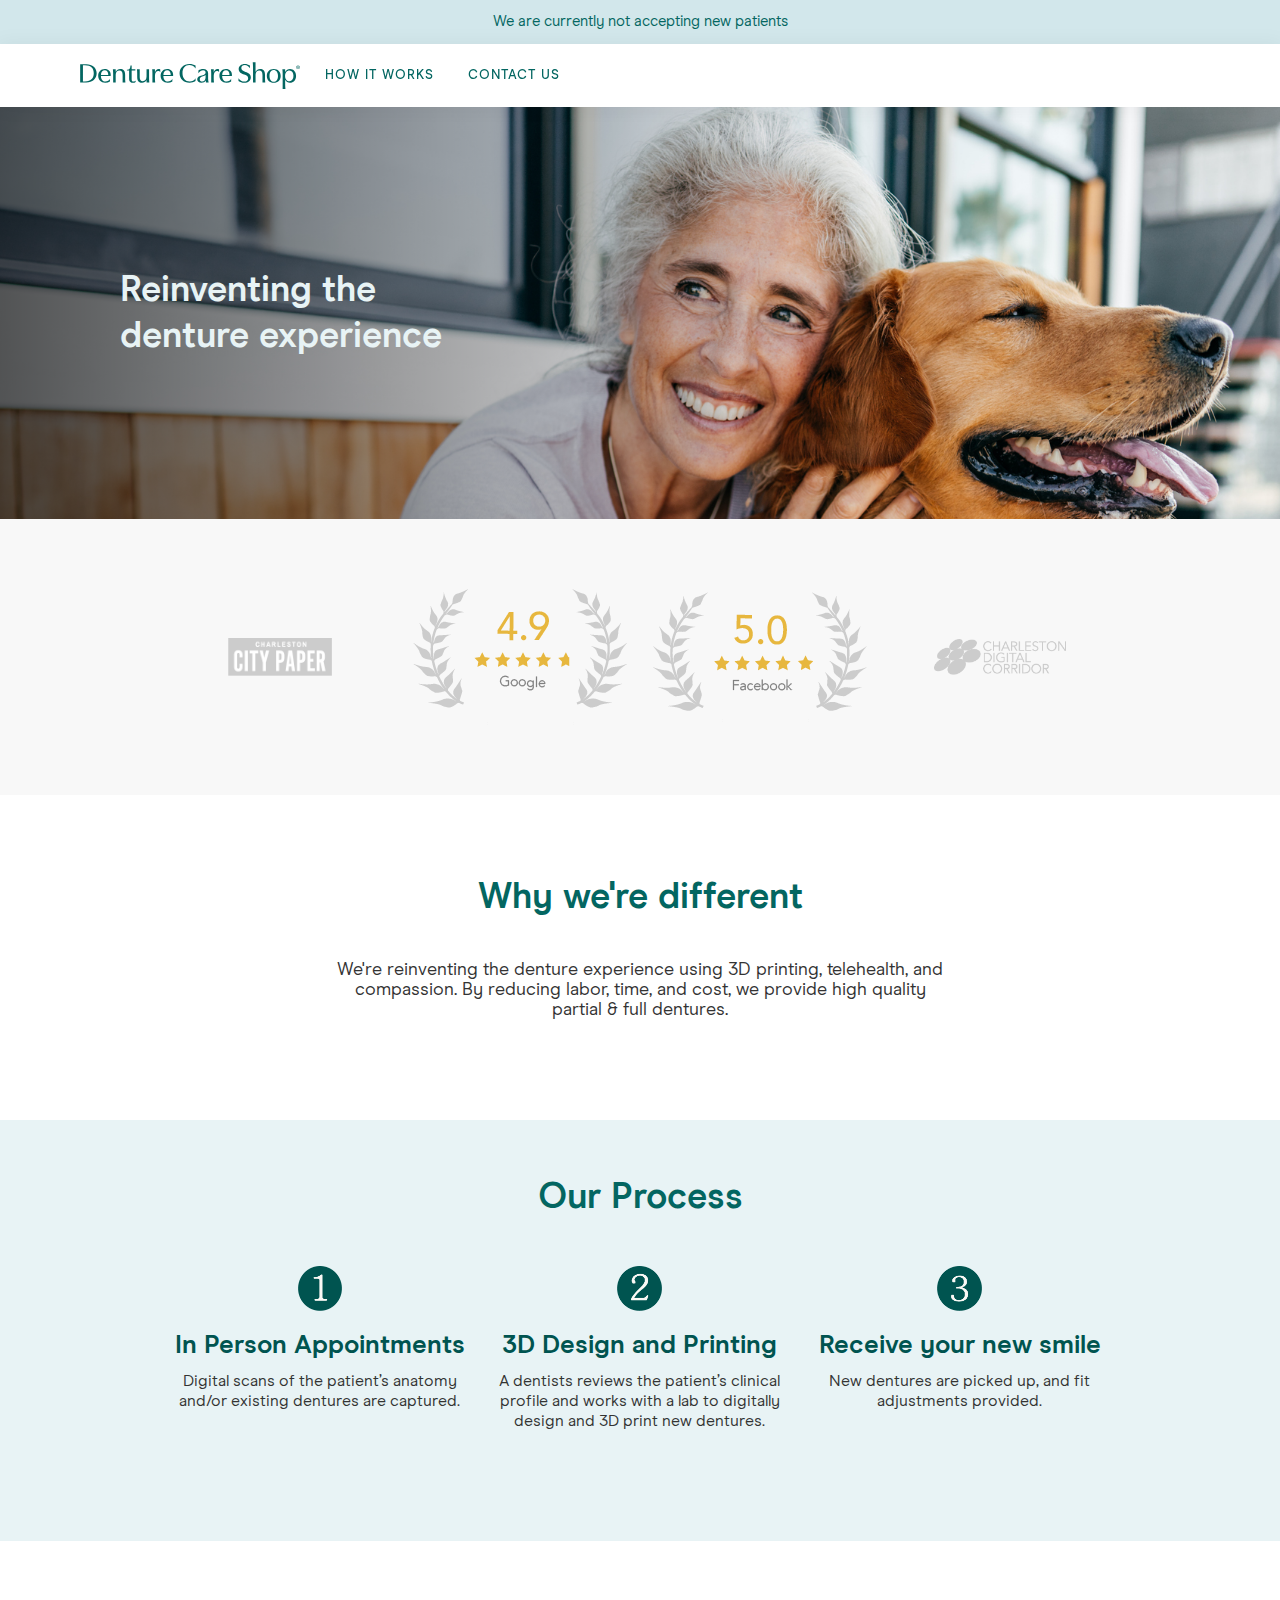
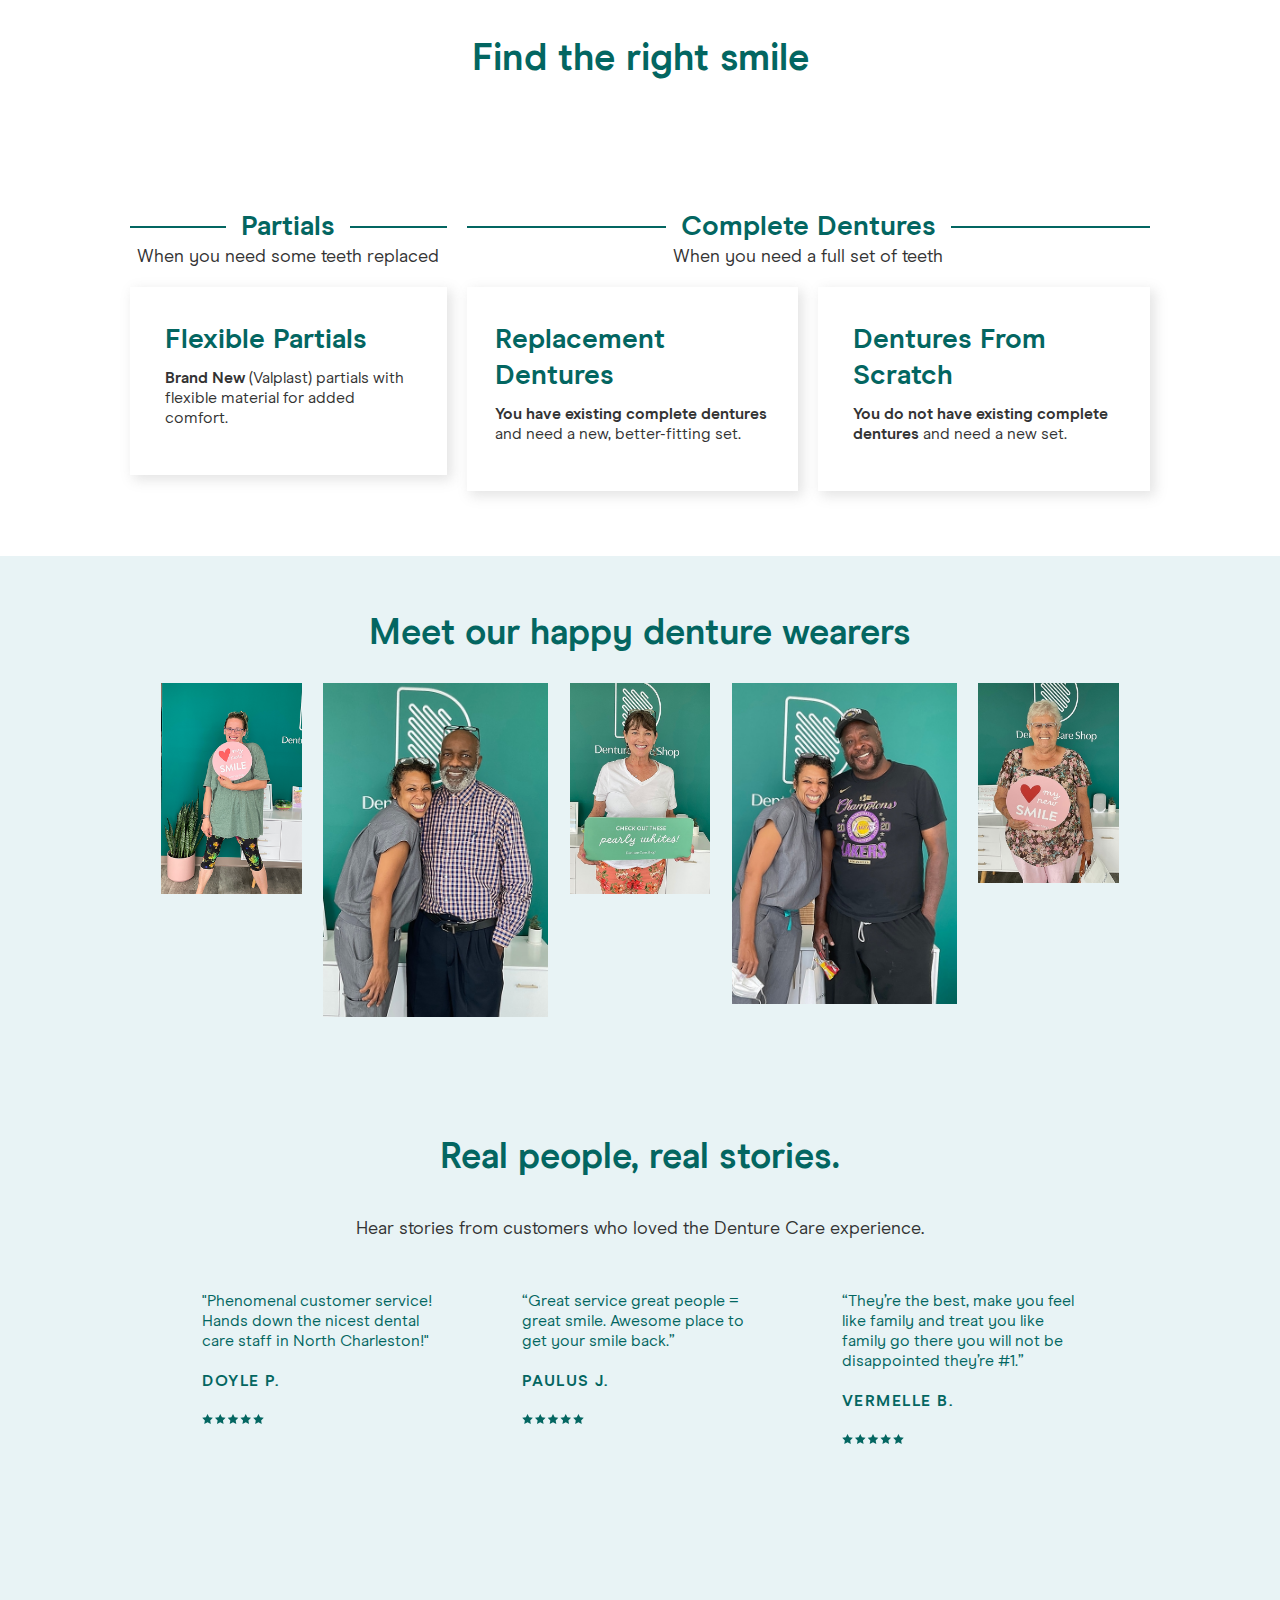
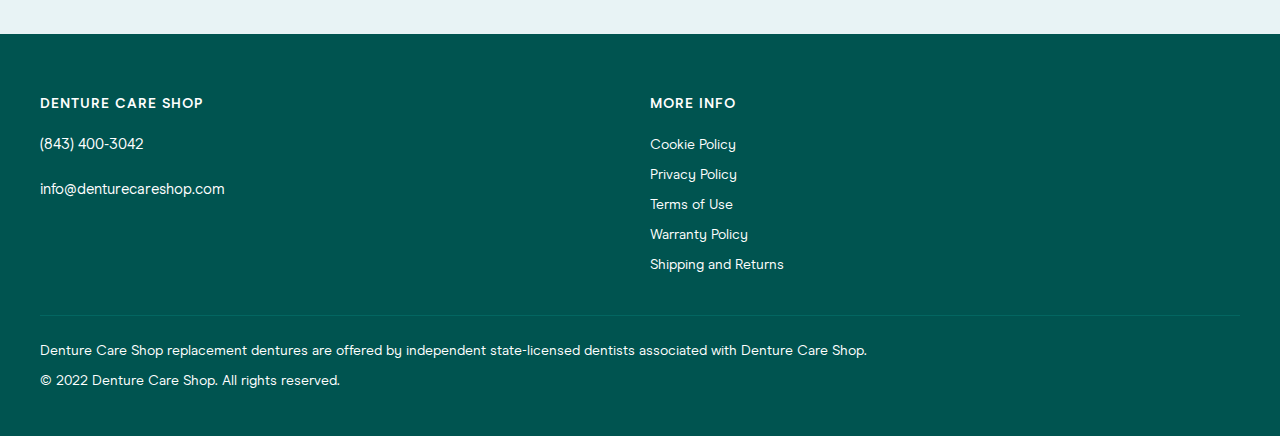
<file: index.html>
<!DOCTYPE html><!--  Last Published: Sat Jun 11 2022 02:56:32 GMT+0000 (Coordinated Universal Time)  -->
<html data-wf-page="6298e4921af5862ebef93d21" data-wf-site="606b246e3013aa4a62103a99">
<head>
  <meta charset="utf-8">
  <title>Denture Care Shop: Reinventing the denture experience</title>
  <meta content="Looking for affordable and fast dentures in the North Charleston area? Get new dentures for $300 - $350 per plate, and not a penny more.  One visit and new dentures are ready within a week. Book an appointment today!" name="description">
  <meta content="Denture Care Shop: Reinventing the denture experience" property="og:title">
  <meta content="Looking for affordable and fast dentures in the North Charleston area? Get new dentures for $300 - $350 per plate, and not a penny more.  One visit and new dentures are ready within a week. Book an appointment today!" property="og:description">
  <meta content="Denture Care Shop: Reinventing the denture experience" property="twitter:title">
  <meta content="Looking for affordable and fast dentures in the North Charleston area? Get new dentures for $300 - $350 per plate, and not a penny more.  One visit and new dentures are ready within a week. Book an appointment today!" property="twitter:description">
  <meta property="og:type" content="website">
  <meta content="summary_large_image" name="twitter:card">
  <meta content="width=device-width, initial-scale=1" name="viewport">
  <link href="css/normalize.css" rel="stylesheet" type="text/css">
  <link href="css/webflow.css" rel="stylesheet" type="text/css">
  <link href="css/dcs-42f884.webflow.css" rel="stylesheet" type="text/css">
  <!-- [if lt IE 9]><script src="https://cdnjs.cloudflare.com/ajax/libs/html5shiv/3.7.3/html5shiv.min.js" type="text/javascript"></script><![endif] -->
  <script type="text/javascript">
      ! function(o, c) {
        var n = c.documentElement,
          t = " w-mod-";
        n.className += t + "js", ("ontouchstart" in o || o.DocumentTouch && c instanceof DocumentTouch) && (n.className += t + "touch")
      }(window, document);
    </script>
  <link href="images/favicon.png" rel="shortcut icon" type="image/x-icon">
  <link href="images/webclip.png" rel="apple-touch-icon"> <!--  Google Tag Manager  -->
  <!--  Q2 Marketing     -->
  <script>
      (function(w, d, s, l, i) {
        w[l] = w[l] || [];
        w[l].push({
          'gtm.start': new Date().getTime(),
          event: 'gtm.js'
        });
        var f = d.getElementsByTagName(s)[0],
          j = d.createElement(s),
          dl = l != 'dataLayer' ? '&l=' + l : '';
        j.async = true;
        j.src =
          'https://www.googletagmanager.com/gtm.js?id=' + i + dl;
        f.parentNode.insertBefore(j, f);
      })(window, document, 'script', 'dataLayer', 'GTM-MKVX43T');
    </script>
  <!--  End Google Tag Manager  -->
  <meta name="keywords" content="affordable dentures, denture replacement, false teeth replacement, refit, delivery, repair, replication, fix, improvement, enhancement, reline, dentures near me, walk in denture repair, immediate dentures cost, dentures in a day, dentures in one day, cheap dentures, cheap false teeth">
</head>
<body class="body">
  <div class="cta-pre wf-section">
    <div class="container w-container">
      <a href="#" whenclicked="formOpen()" data-w-id="638a07c2-b998-42bb-4435-9eef23323739" class="link-green">We are currently not accepting new patients</a>
    </div>
  </div>
  <div data-collapse="medium" data-animation="default" data-duration="400" data-easing="ease" data-easing2="ease" role="banner" class="navbar w-nav">
    <div class="container-2 w-container">
      <div class="div-block-10">
        <a href="index.html" aria-current="page" class="w-inline-block w--current"><img loading="lazy" src="images/Wordmark-TM-Green.svg" alt="" class="image-10"></a>
      </div>
      <div class="div-block-10">
        <a href="index.html" aria-current="page" class="w-inline-block w--current"><img loading="lazy" src="images/logo_mobile.svg" alt="" class="image-11"></a>
      </div>
      <nav role="navigation" class="nav-menu w-nav-menu">
        <a href="/#how-it-works" class="nav-link w-nav-link">How IT WORKS</a>
        <a href="contact-us.html" class="nav-link w-nav-link">cONTACT US</a>
      </nav>
      <div class="div-block-88"></div>
      <a whenclicked="formOpen()" href="#" class="button mobile-button-fix w-button">Book Now</a>
      <div class="menu-button w-nav-button">
        <div class="w-icon-nav-menu"></div>
      </div>
    </div>
  </div>
  <div class="hero-new wf-section">
    <div class="container-52 w-container"></div>
    <div class="container-51 w-container">
      <div class="div-block-89">
        <h1 class="heading-63"><strong class="bold-text-16">Reinventing the denture experience</strong><br></h1>
      </div>
    </div>
  </div>
  <div class="section-48 wf-section">
    <div class="container-47 w-container">
      <div class="columns-10 w-row">
        <div class="column-35 w-col w-col-3 w-col-small-small-stack w-col-tiny-3">
          <a href="https://charlestoncitypaper.com/local-startup-reimagines-dentures-with-3d-printing-digital-dentistry/" target="_blank" class="link-block w-inline-block"><img src="images/CCP.png" loading="lazy" alt="Link to new Charleston dental company offers custom fit dentures using 3D printing technology" class="image-31"></a>
        </div>
        <div class="column-36 w-col w-col-3 w-col-small-small-stack w-col-tiny-3">
          <a href="https://www.google.com/search?q=denture+care+shop+google+reviews&amp;oq=denture+care+shop+google+reviews&amp;aqs=chrome..69i57j69i60.4740j0j4&amp;sourceid=chrome&amp;ie=UTF-8" target="_blank" class="w-inline-block"><img src="images/Google_Review.png" loading="lazy" alt="Link to Google reviews for flexible affordable dentures delivered quickly" class="image-36"></a>
        </div>
        <div class="column-37 w-col w-col-3 w-col-small-small-stack w-col-tiny-3">
          <a href="https://www.facebook.com/DentureCareShop/reviews/?ref=page_internal" target="_blank" class="w-inline-block"><img src="images/Facebook_Review.png" loading="lazy" alt="Link to facebook reviews that shows happy satisfied denture wearers " class="image-37"></a>
        </div>
        <div class="column-43 w-col w-col-3 w-col-small-small-stack w-col-tiny-3">
          <a href="https://www.charlestondigitalcorridor.com/news/1621078489540-denture-care-shop-launched-revolutionize-denture-industry/" target="_blank" class="link-block-2 w-inline-block"><img src="images/CDC.png" loading="lazy" alt="Link to article about North Charleston company making permanent full and partial cheap dentures" class="image-29"></a>
        </div>
      </div>
    </div>
  </div>
  <div class="section-47 wf-section">
    <div class="div-block-91">
      <h1 class="heading-58"><strong class="bold-text-17">Why we&#x27;re different</strong><br></h1>
      <p class="better-sub">We&#x27;re reinventing the denture experience using 3D printing, telehealth, and compassion. By reducing labor, time, and cost, we provide high quality partial &amp; full dentures.</p>
    </div>
  </div>
  <section id="how-it-works" class="cards-section wf-section">
    <div class="centered-container w-container">
      <h2 class="heading-50">Our Process</h2>
    </div>
    <div class="container-48 w-container">
      <div class="w-row">
        <div class="column-40 w-col w-col-4">
          <div class="div-block-104">
            <div class="div-block-107"><img src="images/Step_1.png" loading="lazy" alt="Step 1 - appointments are free for dentures with reline or partials" class="image-33"></div>
            <div class="div-block-108">
              <h3 class="heading-51">In Person Appointments</h3>
            </div>
            <div class="div-block-109">
              <p class="paragraph-73">Digital scans of the patient’s anatomy and/or existing dentures are captured.<br></p>
            </div>
          </div>
        </div>
        <div class="column-41 w-col w-col-4">
          <div class="div-block-104">
            <div class="div-block-107"><img src="images/Step_2.png" loading="lazy" alt="Step 2 - custom dentures where you choose your gum and teeth colors" class="image-34"></div>
            <div class="div-block-108">
              <h3 class="heading-51">3D Design and Printing</h3>
            </div>
            <div class="div-block-109">
              <p class="paragraph-73">A dentists reviews the patient’s clinical profile and works with a lab to digitally design and 3D print new dentures.<br></p>
            </div>
          </div>
        </div>
        <div class="column-42 w-col w-col-4">
          <div class="div-block-104">
            <div class="div-block-107"><img src="images/Step_3.png" loading="lazy" alt="Step 3 - High quality dentures are quickly made same day or in 1 week" class="image-35"></div>
            <div class="div-block-108">
              <h3 class="heading-52">Receive your new smile<br></h3>
            </div>
            <div class="div-block-109">
              <p class="paragraph-73">New dentures are picked up, and fit adjustments provided.<br></p>
            </div>
          </div>
        </div>
      </div>
    </div>
    <div class="container-49 w-container"></div>
  </section>
  <div id="pricing" class="section-50 wf-section">
    <div class="container-6 w-container">
      <h2 class="pine-header pricing-header">Find the right smile<br></h2>
    </div>
  </div>
  <div class="wf-section">
    <div class="container-11 w-container">
      <div class="columns-5 w-row">
        <div class="column-6 w-col w-col-4 w-col-stack">
          <div class="div-block-114">
            <div class="div-block-115"></div>
            <div class="text-block-11">Partials</div>
            <div class="div-block-115"></div>
          </div>
          <div class="text-block-12">When you need some teeth replaced</div>
          <div class="div-block-4">
            <h2 class="heading-4">Flexible Partials</h2>
            <p class="card-description"><strong>Brand New </strong>(Valplast) partials with flexible material for added comfort.<br></p>
          </div>
        </div>
        <div class="column-18 w-col w-col-8 w-col-stack">
          <div class="div-block-114">
            <div class="div-block-115"></div>
            <div class="text-block-11">Complete Dentures</div>
            <div class="div-block-115"></div>
          </div>
          <div class="text-block-12">When you need a full set of teeth</div>
          <div class="w-layout-grid grid-23">
            <div id="w-node-e556598d-6c22-de3e-90bc-e9fac23ccca5-bef93d21" class="div-block-4 neg">
              <h2 class="heading-4">Replacement Dentures<br></h2>
              <p class="card-description"><strong>You have existing complete dentures </strong>and need a new, better-fitting set.<br></p>
            </div>
            <div id="w-node-e556598d-6c22-de3e-90bc-e9fac23cccb1-bef93d21" class="div-block-4">
              <h2 class="heading-4">Dentures From Scratch</h2>
              <p class="card-description"><strong>You do not have existing complete dentures</strong> and need a new set.<br></p>
            </div>
          </div>
        </div>
      </div>
    </div>
  </div>
  <div class="section-51 wf-section">
    <div class="w-container"></div>
  </div>
  <section id="results" class="gallery wf-section">
    <div class="centered-container w-container">
      <h2 class="heading-80"><strong class="bold-text-20">Meet our happy denture wearers</strong><br></h2>
      <div class="columns-11 w-row">
        <div class="column-45 w-col w-col-2 w-col-small-2 w-col-tiny-tiny-stack"><img src="images/1624371217_image.png" loading="lazy" sizes="(max-width: 479px) 92vw, (max-width: 767px) 13vw, (max-width: 991px) 104.6640625px, (max-width: 1279px) 139.9921875px, 11vw" srcset="images/1624371217_image-p-500.png 500w, images/1624371217_image-p-800.png 800w, images/1624371217_image.png 950w" alt="Smiling woman receives her new replacement dentures. Denture Care Shop&#x27;s fast service works for emergency dentures or dentures in a day. " class="image-40"></div>
        <div class="column-46 w-col w-col-3 w-col-small-3 w-col-tiny-tiny-stack"><img src="images/1622662745_image.jpg" loading="lazy" sizes="(max-width: 479px) 92vw, (max-width: 767px) 21vw, (max-width: 991px) 167px, (max-width: 1279px) 220px, 18vw" srcset="images/1622662745_image-p-500.jpeg 500w, images/1622662745_image-p-800.jpeg 800w, images/1622662745_image.jpg 950w" alt="A satisfied elderly man receives new affordable dentures and enjoys his new false teeth" class="image-40"></div>
        <div class="column-47 w-col w-col-2 w-col-small-2 w-col-tiny-tiny-stack"><img src="images/1624477631_image.jpg" loading="lazy" sizes="(max-width: 479px) 92vw, (max-width: 767px) 13vw, (max-width: 991px) 104.6640625px, (max-width: 1279px) 139.9921875px, 11vw" srcset="images/1624477631_image-p-500.jpeg 500w, images/1624477631_image-p-800.jpeg 800w, images/1624477631_image.jpg 950w" alt="Happy middle aged woman gets cheap dentures rather than fix dentures or denture repair  " class="image-40"></div>
        <div class="column-48 w-col w-col-3 w-col-small-3 w-col-tiny-tiny-stack"><img src="images/1621692966_image.jpg" loading="lazy" sizes="(max-width: 479px) 92vw, (max-width: 767px) 21vw, (max-width: 991px) 167px, (max-width: 1279px) 220px, 18vw" srcset="images/1621692966_image-p-500.jpeg 500w, images/1621692966_image-p-800.jpeg 800w, images/1621692966_image.jpg 950w" alt="A smiling middle aged man meeting with a denture specialist gets new affordable partial dentures" class="image-40"></div>
        <div class="column-49 w-col w-col-2 w-col-small-2 w-col-tiny-tiny-stack"><img src="images/1624383403_image.jpg" loading="lazy" sizes="(max-width: 479px) 92vw, (max-width: 767px) 13vw, (max-width: 991px) 104.6640625px, (max-width: 1279px) 139.9921875px, 11vw" srcset="images/1624383403_image-p-500.jpeg 500w, images/1624383403_image-p-800.jpeg 800w, images/1624383403_image.jpg 950w" alt="A cheerful elderly woman gets affordable false teeth in a day" class="image-40"></div>
      </div>
    </div>
    <div class="container-50 w-container">
      <h2 class="reviews-header">Real people, real stories.</h2>
      <p class="reviews-text">Hear stories from customers who loved the Denture Care experience.<br></p>
      <div class="columns-12 w-row">
        <div class="column-12 w-col w-col-4 w-col-stack">
          <div class="div-block-9 green-review-card">
            <p class="paragraph-11 green-text">&quot;Phenomenal customer service! Hands down the nicest dental care staff in North Charleston!&quot;<br></p>
            <p class="upper-spaced green-text">Doyle P.</p>
            <div class="html-embed w-embed"><svg width="62" height="12" viewbox="0 0 62 12" fill="#036661" xmlns="http://www.w3.org/2000/svg">
                <path d="M40.4409 11.058L43.7269 9.33002L47.0139 11.058L46.3859 7.39801L49.0449 4.80602L45.3709 4.27201L43.7269 0.942017L42.0839 4.27201L38.4089 4.80602L41.0679 7.39801L40.4409 11.058Z" fill="#036661"></path>
                <path d="M56.455 0.942017L54.811 4.27201L51.137 4.80602L53.796 7.39801L53.168 11.058L56.455 9.33002L59.741 11.058L59.114 7.39801L61.773 4.80602L58.098 4.27201L56.455 0.942017Z" fill="#036661"></path>
                <path d="M2.25905 11.058L5.54505 9.33002L8.83205 11.058L8.20405 7.39801L10.8631 4.80602L7.18905 4.27201L5.54505 0.942017L3.90205 4.27201L0.227051 4.80602L2.88605 7.39801L2.25905 11.058Z" fill="#036661"></path>
                <path d="M14.9861 11.058L18.2731 9.33002L21.5591 11.058L20.9321 7.39801L23.5911 4.80602L19.9161 4.27201L18.2731 0.942017L16.6291 4.27201L12.9551 4.80602L15.6141 7.39801L14.9861 11.058Z" fill="#036661"></path>
                <path d="M27.7129 11.058L30.9999 9.33002L34.2869 11.058L33.6589 7.39801L36.3179 4.80602L32.6429 4.27201L30.9999 0.942017L29.3569 4.27201L25.6819 4.80602L28.3409 7.39801L27.7129 11.058Z" fill="#036661"></path>
              </svg></div>
          </div>
        </div>
        <div class="column-39 w-col w-col-4 w-col-stack">
          <div class="div-block-9 green-review-card">
            <p class="paragraph-11 green-text">“Great service great people = great smile. Awesome place to get your smile back.”<br></p>
            <p class="upper-spaced green-text">PAULUS J.</p>
            <div class="html-embed w-embed"><svg width="62" height="12" viewbox="0 0 62 12" fill="#036661" xmlns="http://www.w3.org/2000/svg">
                <path d="M40.4409 11.058L43.7269 9.33002L47.0139 11.058L46.3859 7.39801L49.0449 4.80602L45.3709 4.27201L43.7269 0.942017L42.0839 4.27201L38.4089 4.80602L41.0679 7.39801L40.4409 11.058Z" fill="#036661"></path>
                <path d="M56.455 0.942017L54.811 4.27201L51.137 4.80602L53.796 7.39801L53.168 11.058L56.455 9.33002L59.741 11.058L59.114 7.39801L61.773 4.80602L58.098 4.27201L56.455 0.942017Z" fill="#036661"></path>
                <path d="M2.25905 11.058L5.54505 9.33002L8.83205 11.058L8.20405 7.39801L10.8631 4.80602L7.18905 4.27201L5.54505 0.942017L3.90205 4.27201L0.227051 4.80602L2.88605 7.39801L2.25905 11.058Z" fill="#036661"></path>
                <path d="M14.9861 11.058L18.2731 9.33002L21.5591 11.058L20.9321 7.39801L23.5911 4.80602L19.9161 4.27201L18.2731 0.942017L16.6291 4.27201L12.9551 4.80602L15.6141 7.39801L14.9861 11.058Z" fill="#036661"></path>
                <path d="M27.7129 11.058L30.9999 9.33002L34.2869 11.058L33.6589 7.39801L36.3179 4.80602L32.6429 4.27201L30.9999 0.942017L29.3569 4.27201L25.6819 4.80602L28.3409 7.39801L27.7129 11.058Z" fill="#036661"></path>
              </svg></div>
          </div>
        </div>
        <div class="column-38 w-col w-col-4 w-col-stack">
          <div class="div-block-9 green-review-card">
            <p class="paragraph-11 green-text">“They’re the best, make you feel like family and treat you like family go there you will not be disappointed they’re #1.”<br></p>
            <p class="upper-spaced green-text">VERMELLE B.</p>
            <div class="html-embed w-embed"><svg width="62" height="12" viewbox="0 0 62 12" fill="#036661" xmlns="http://www.w3.org/2000/svg">
                <path d="M40.4409 11.058L43.7269 9.33002L47.0139 11.058L46.3859 7.39801L49.0449 4.80602L45.3709 4.27201L43.7269 0.942017L42.0839 4.27201L38.4089 4.80602L41.0679 7.39801L40.4409 11.058Z" fill="#036661"></path>
                <path d="M56.455 0.942017L54.811 4.27201L51.137 4.80602L53.796 7.39801L53.168 11.058L56.455 9.33002L59.741 11.058L59.114 7.39801L61.773 4.80602L58.098 4.27201L56.455 0.942017Z" fill="#036661"></path>
                <path d="M2.25905 11.058L5.54505 9.33002L8.83205 11.058L8.20405 7.39801L10.8631 4.80602L7.18905 4.27201L5.54505 0.942017L3.90205 4.27201L0.227051 4.80602L2.88605 7.39801L2.25905 11.058Z" fill="#036661"></path>
                <path d="M14.9861 11.058L18.2731 9.33002L21.5591 11.058L20.9321 7.39801L23.5911 4.80602L19.9161 4.27201L18.2731 0.942017L16.6291 4.27201L12.9551 4.80602L15.6141 7.39801L14.9861 11.058Z" fill="#036661"></path>
                <path d="M27.7129 11.058L30.9999 9.33002L34.2869 11.058L33.6589 7.39801L36.3179 4.80602L32.6429 4.27201L30.9999 0.942017L29.3569 4.27201L25.6819 4.80602L28.3409 7.39801L27.7129 11.058Z" fill="#036661"></path>
              </svg></div>
          </div>
        </div>
      </div>
    </div>
  </section>
  <footer id="footer" class="footer wf-section">
    <div class="container-17 w-container">
      <div class="columns-3 w-row">
        <div class="footer-column w-col w-col-6">
          <h2 class="footer-heading">denture care shop</h2>
          <ul role="list" class="w-list-unstyled">
            <li class="footer-hours-text spacer">
              <a href="tel:8434003042" class="footer-link">(843) 400-3042</a>
            </li>
            <li class="footer-hours-text spacer">
              <a href="mailto:info@denturecareshop.com" class="footer-link">info@denturecareshop.com</a>
            </li>
          </ul>
        </div>
        <div class="footer-column w-col w-col-6">
          <h2 class="footer-heading">More info</h2>
          <ul role="list" class="w-list-unstyled">
            <li>
              <a href="cookies.html" class="footer-link">Cookie Policy</a>
            </li>
            <li>
              <a href="privacy-policy.html" class="footer-link">Privacy Policy</a>
            </li>
            <li>
              <a href="terms-of-use.html" class="footer-link">Terms of Use</a>
            </li>
            <li>
              <a href="returns.html" class="footer-link">Warranty Policy</a>
            </li>
            <li>
              <a href="shipping-returns.html" class="footer-link">Shipping and Returns</a>
            </li>
          </ul>
        </div>
      </div>
    </div>
    <div class="container-16 w-container">
      <div class="div-block-14"></div>
      <div class="text-block-7">Denture Care Shop replacement dentures are offered by independent state-licensed dentists associated with Denture Care Shop.<br>© 2022 Denture Care Shop. All rights reserved.<br></div>
    </div>
  </footer>
  <div class="div-block-11">
    <div class="div-block-12">
      <div class="div-block-13"><img src="images/close.svg" loading="lazy" data-w-id="f548b8b9-3536-21c6-98ca-cb0516f565b5" alt="New dentures to replace the need for denture repair or denture reline" class="image-5"></div>
      <div class="w-embed w-iframe"><iframe width="560" height="315" src="https://www.youtube-nocookie.com/embed/4Pr7ZqAo-eo" title="YouTube video player" frameborder="0" allow="accelerometer; autoplay; clipboard-write; encrypted-media; gyroscope; picture-in-picture" allowfullscreen=""></iframe></div>
    </div>
  </div>
  <script src="https://d3e54v103j8qbb.cloudfront.net/js/jquery-3.5.1.min.dc5e7f18c8.js?site=606b246e3013aa4a62103a99" type="text/javascript" integrity="sha256-9/aliU8dGd2tb6OSsuzixeV4y/faTqgFtohetphbbj0=" crossorigin="anonymous"></script>
  <script src="js/webflow.js" type="text/javascript"></script>
  <!-- [if lte IE 9]><script src="https://cdnjs.cloudflare.com/ajax/libs/placeholders/3.0.2/placeholders.min.js"></script><![endif] -->
  <!--  Google Tag Manager (noscript)  -->
  <!--  Q2 Marketing  -->
  <noscript><iframe src="https://www.googletagmanager.com/ns.html?id=GTM-MKVX43T" height="0" width="0" style="display:none;visibility:hidden"></iframe></noscript>
  <!--  End Google Tag Manager (noscript)  -->
  <script>
      window.onload = function() {
        var anchors = document.getElementsByTagName('*');
        for (var i = 0; i < anchors.length; i++) {
          var anchor = anchors[i];
          anchor.onclick = function() {
            code = this.getAttribute('whenClicked');
            eval(code);
          }
        }
      }
    </script>
  <div id="formContainer" class="form-container" style="display: none;">
    <div class="form">
      <img class="close-button" whenclicked="formClose()" src="images/close_1.svg">
      <div class="form-padding">
        <div id="formContent">
          <h2>What type of dentures do you need?</h2>
          <p>Choose as many as you like</p>
          <div class="items">
            <div whenclicked="formButtonClick(this, true, false)">Full upper and/or lower dentures</div>
            <div whenclicked="formButtonClick(this, false, true)">Partial upper and/or lower dentures</div>
            <div whenclicked="formButtonClick(this, false, false)">Snap in upper and/or lower dentures</div>
          </div>
          <button id="formNext" style="visibility: hidden;" whenclicked="formNext()">Next</button>
        </div>
        <div id="formButtons" style="display: none;">
          <a id="calendlyButton" whenclicked="dataLayer.push({'event': 'openCalendly'})" href="https://calendly.com/denturecareshop" target="_blank" style="display: inline-block;">Schedule Online</a>
          <p style="margin-top: 10px; margin-bottom: 0;">OR</p>
          <a href="tel:+18434003042" style="display: inline-block;">Call (843) 400-3042</a>
        </div>
      </div>
    </div>
  </div>
  <style>
      .nav-link:after {
        bottom: 0;
        content: "";
        display: block;
        height: 4px;
        left: 50%;
        position: absolute;
        background: #B87CB1;
        transition: width 0.3s ease 0s, left 0.3s ease 0s;
        width: 0;
      }
      .nav-link:hover:after,
      .nav-link.w--current:after {
        width: 100%;
        left: 0;
      }
      .form-container {
        position: fixed;
        top: 0;
        left: 0;
        width: 100%;
        height: 100%;
        background-color: rgba(0, 0, 0, 0.8);
        z-index: 1001;
        display: flex;
        justify-content: flex-end;
      }
      .form-container .form {
        background-color: #036661;
        color: #fff;
        width: 800px;
        height: 100%;
        display: flex;
        align-items: center;
        position: relative;
      }
      .form-container .form .close-button {
        width: 42px;
        height: 42px;
        cursor: pointer;
        position: absolute;
        top: 10px;
        right: 10px;
      }
      .form-container .form .form-padding {
        padding: 0 80px;
      }
      @media only screen and (max-width: 580px) {
        .form-container .form .form-padding {
          padding: 0 12px;
        }
      }
      .form-container .form .form-padding h2 {
        font-size: 24px;
        font-weight: 300;
        line-height: 1.5;
      }
      .form-container .form .form-padding p {
        margin-top: 32px;
        margin-bottom: 16px;
        font-size: 14px;
      }
      .form-container .form .form-padding .items>div {
        box-sizing: border-box;
        user-select: none;
        cursor: pointer;
        width: 100%;
        box-shadow: rgba(255, 255, 255, 0.6) 0px 0px 0px 1px inset;
        padding: 12px;
        background-color: rgba(255, 255, 255, 0.1);
        border-radius: 4px;
        font-size: 18px;
        margin-bottom: 8px;
      }
      @media only screen and (min-width: 580px) {
        .form-container .form .form-padding .items>div {
          width: 400px;
        }
      }
      .form-container .form .form-padding .items>div:hover {
        background-color: rgba(255, 255, 255, 0.3);
      }
      .form-container .form .form-padding .items>div.active {
        box-shadow: rgb(255, 255, 255) 0px 0px 0px 4px inset;
      }
      .form-container .form .form-padding button,
      .form-container .form .form-padding a {
        text-decoration: none;
        user-select: none;
        margin-top: 8px;
        position: relative;
        display: inline-block;
        font-family: inherit;
        font-weight: 400;
        cursor: pointer;
        transition-duration: 0.1s;
        transition-property: background-color, color, border-color, opacity, box-shadow;
        transition-timing-function: ease-out;
        outline: currentcolor none medium;
        border: 1px solid transparent;
        box-shadow: rgba(0, 0, 0, 0.1) 0px 3px 12px 0px;
        padding: 10px 14px;
        background-color: #e8f3f5;
        color: #438d9b;
        border-radius: 4px;
        font-size: 18px;
      }
      .form-container .form .form-padding button:active,
      .form-container .form .form-padding a:active {
        background-color: #d1dbdd;
      }
    </style>
  <script type="text/javascript">
      let selectedItems = 0;
      let hasFullDentures = false;
      let hasPartialDentures = false;
      function formButtonClick(el, fullDentures, partialDentures) {
        const activating = el.getAttribute('class') !== 'active'
        el.setAttribute('class', activating ? 'active' : '')
        if (fullDentures) hasFullDentures = activating
        if (partialDentures) hasPartialDentures = activating
        selectedItems += activating ? 1 : -1
        const button = document.getElementById('formNext')
        if (selectedItems > 0) button.setAttribute('style', '')
        else button.setAttribute('style', 'visibility: hidden;')
      }
      function formNext() {
        const content = document.getElementById('formContent')
        if (hasFullDentures || hasPartialDentures) {
          content.innerHTML = `<h2>Congrats, you're a perfect fit! Get started by scheduling an appointment.</h2>`
          document.getElementById('formButtons').setAttribute('style', '')
          /*    } else if (hasPartialDentures) {
                const button = document.getElementById('calendlyButton')
                button.innerText = 'Fill Online Form'
                button.href = 'https://forms.gle/3fZK84o1QEAWHKg68'
                content.innerHTML = `<h2>Congrats, you're a perfect fit! Get started by filling out a short online form so that we can schedule an appointment.</h2>`
                document.getElementById('formButtons').setAttribute('style', '')
          */
        } else {
          content.innerHTML = `
        <h2>Sorry, we're still working on making snap-in dentures perfect. Check back soon!</h2>
        <button onClick="formClose()">Close</button>
      `
        }
      }
      function formOpen() {
        document.getElementById('formContainer').setAttribute('style', '')
        dataLayer.push({
          'event': 'formOpen'
        })
      }
      function formClose() {
        document.getElementById('formContainer').setAttribute('style', 'display: none;')
      }
    </script>
  <script type="text/javascript">
      ! function(a, b) {
        "use strict";
        function c(a, b) {
          for (var c in b) b.hasOwnProperty(c) && (a[c] = b[c]);
          return a
        }
        function d() {
          "function" == typeof b && b.fn.extend({
            ReplaceMe: function(a) {
              return this.each(function() {
                new e(this, a)
              })
            }
          })
        }
        function e(a, b) {
          var d = {
            animation: "animated fadeIn",
            speed: 2e3,
            separator: ",",
            hoverStop: !1,
            clickChange: !1,
            loopCount: "infinite",
            autoRun: !0,
            onInit: !1,
            onChange: !1,
            onComplete: !1
          };
          if ("object" == typeof b ? this.options = c(d, b) : this.options = d, "undefined" == typeof a) throw new Error('ReplaceMe [constructor]: "element" parameter is required');
          if ("object" == typeof a) this.element = a;
          else {
            if ("string" != typeof a) throw new Error('ReplaceMe [constructor]: wrong "element" parameter');
            this.element = document.querySelector(a)
          }
          this.init()
        }
        e.prototype.init = function() {
          "function" == typeof this.options.onInit && this.options.onInit(), this.words = this.escapeHTML(this.element.innerHTML).split(this.options.separator), this.count = this.words.length, this.position = this.loopCount = 0, this.running = !1, this.bindAll(), this.options.autoRun === !0 && this.start()
        }, e.prototype.bindAll = function() {
          this.options.hoverStop === !0 && (this.element.addEventListener("mouseover", this.pause.bind(this)), this.element.addEventListener("mouseout", this.start.bind(this))), this.options.clickChange === !0 && this.element.addEventListener("click", this.change.bind(this))
        }, e.prototype.changeAnimation = function() {
          this.change(), this.loop = setTimeout(this.changeAnimation.bind(this), this.options.speed)
        }, e.prototype.start = function() {
          this.running !== !0 && (this.running = !0, this.changeWord(this.words[this.position]), this.position++), this.loop = setTimeout(this.changeAnimation.bind(this), this.options.speed)
        }, e.prototype.change = function() {
          return this.position > this.count - 1 && (this.position = 0, this.loopCount++, this.loopCount >= this.options.loopCount) ? void this.stop() : (this.changeWord(this.words[this.position]), this.position++, void("function" == typeof this.options.onChange && this.options.onChange()))
        }, e.prototype.stop = function() {
          this.running = !1, this.position = this.loopCount = 0, this.pause(), "function" == typeof this.options.onComplete && this.options.onComplete()
        }, e.prototype.pause = function() {
          clearTimeout(this.loop)
        }, e.prototype.changeWord = function(a) {
          this.element.innerHTML = '<span class="' + this.options.animation + '" style="display:inline-block;">' + a + "</span>"
        }, e.prototype.escapeHTML = function(a) {
          var b = /<\/?\w+\s*[^>]*>/g;
          return b.test(a) === !0 ? a.replace(b, "") : a
        }, a.ReplaceMe = e, d()
      }(window, window.jQuery);
    </script>
  <script type="text/javascript">
      ;
      (() => {
        const html = `<div id="videoPlayer" class="videoPlayerPosition">
          <div class="videoPlayerHolder">
              <div><img style="width: 42px; height: 42px; background-color: #036661;" id="videoClose" src="/static/img/close.svg"/></div>
              <iframe style="max-width: 90vw; max-height: 70vh;" width="840" height="630" src="https://www.youtube-nocookie.com/embed/4Pr7ZqAo-eo?autoplay=1&rel=0" frameborder="0" allow="accelerometer; autoplay; clipboard-write; encrypted-media; gyroscope; picture-in-picture;" allowfullscreen></iframe>
          </div>
      </div>`
        document.querySelector(".video-overlay__content").addEventListener("click", () => {
          document.querySelector("#videoModalContainer").innerHTML += html
          document.querySelector("#videoClose").addEventListener("click", () => {
            const elem = document.querySelector("#videoPlayer")
            elem.parentElement.removeChild(elem)
          })
        })
      })()
    </script>
  <script type="text/javascript">
      var replace = new ReplaceMe(document.querySelector('.replace-me'), {
        animation: 'fadeIn ease',
        speed: 3000,
        separator: ',',
        hoverStop: false,
        clickChange: false,
        loopCount: 'infinite',
        autoRun: true,
        onInit: false,
        onChange: false,
        onComplete: false
      });
    </script>
</body>
</html>
</file>
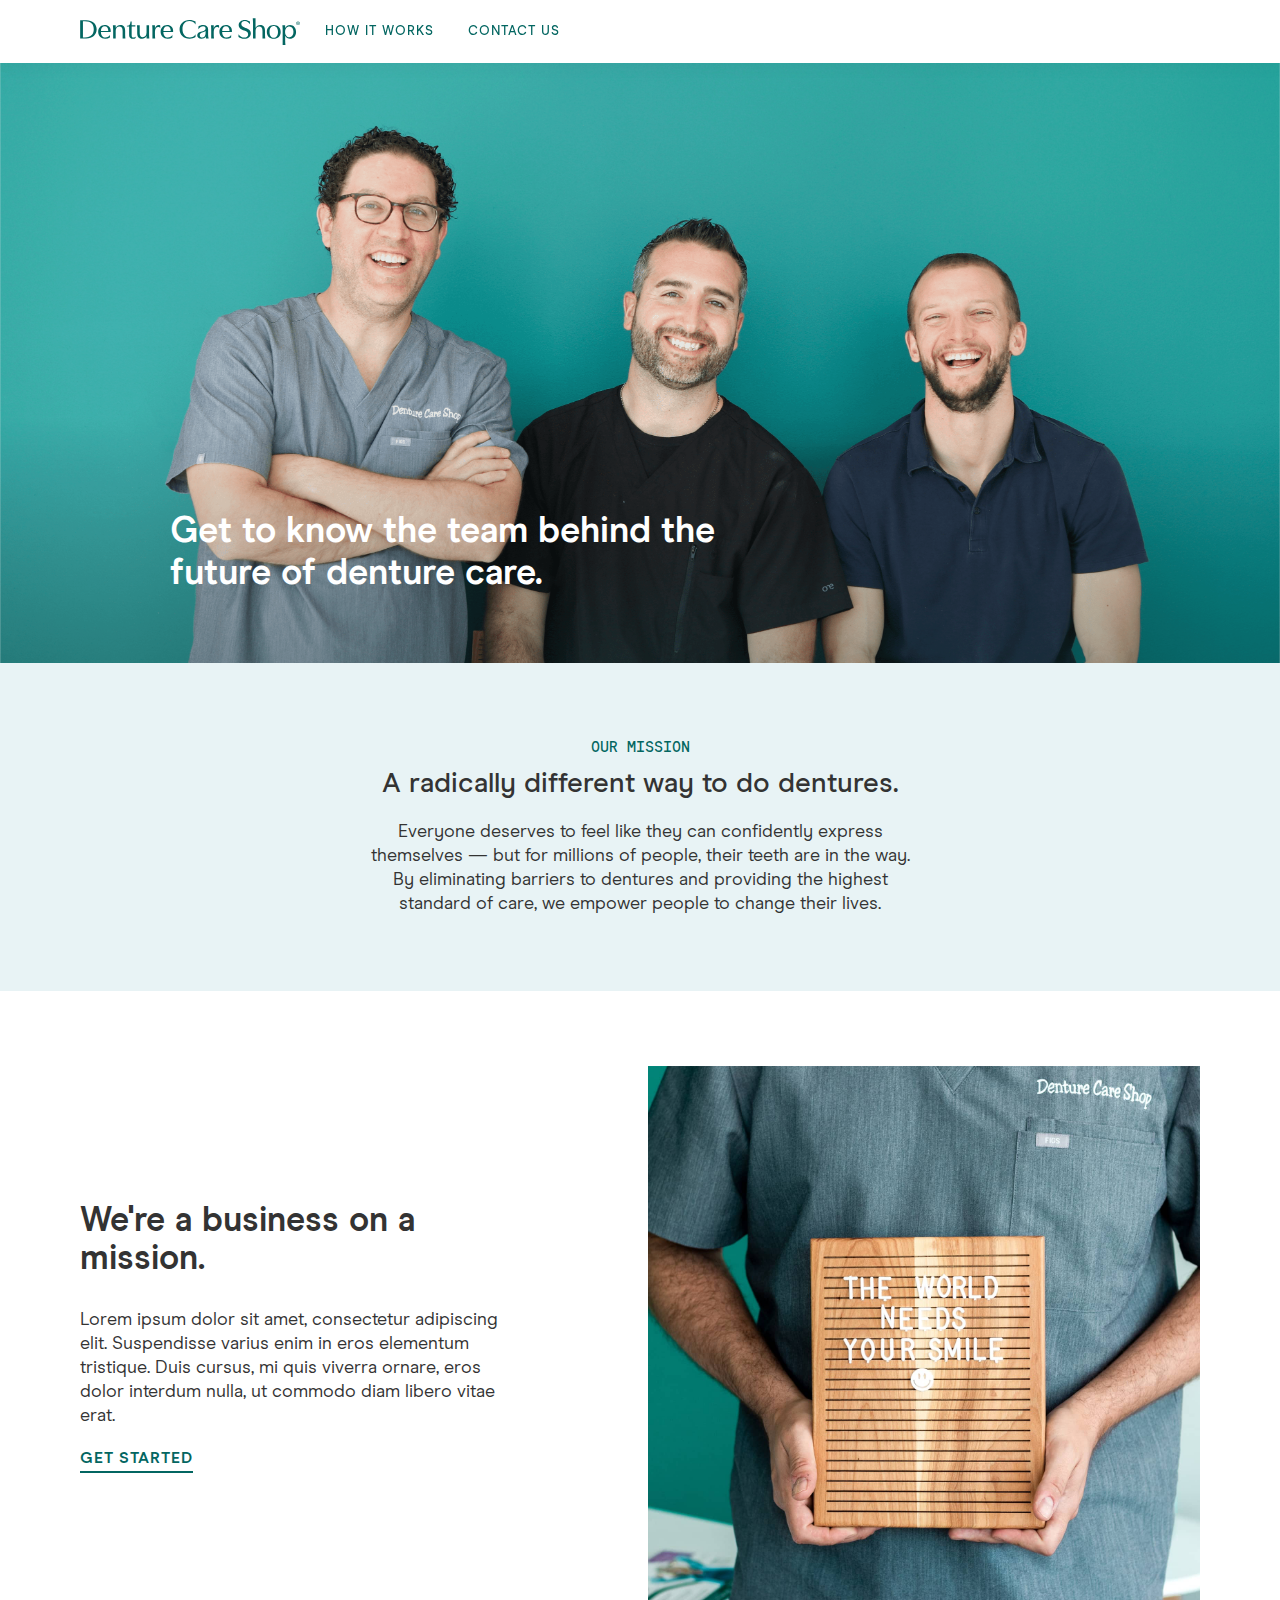
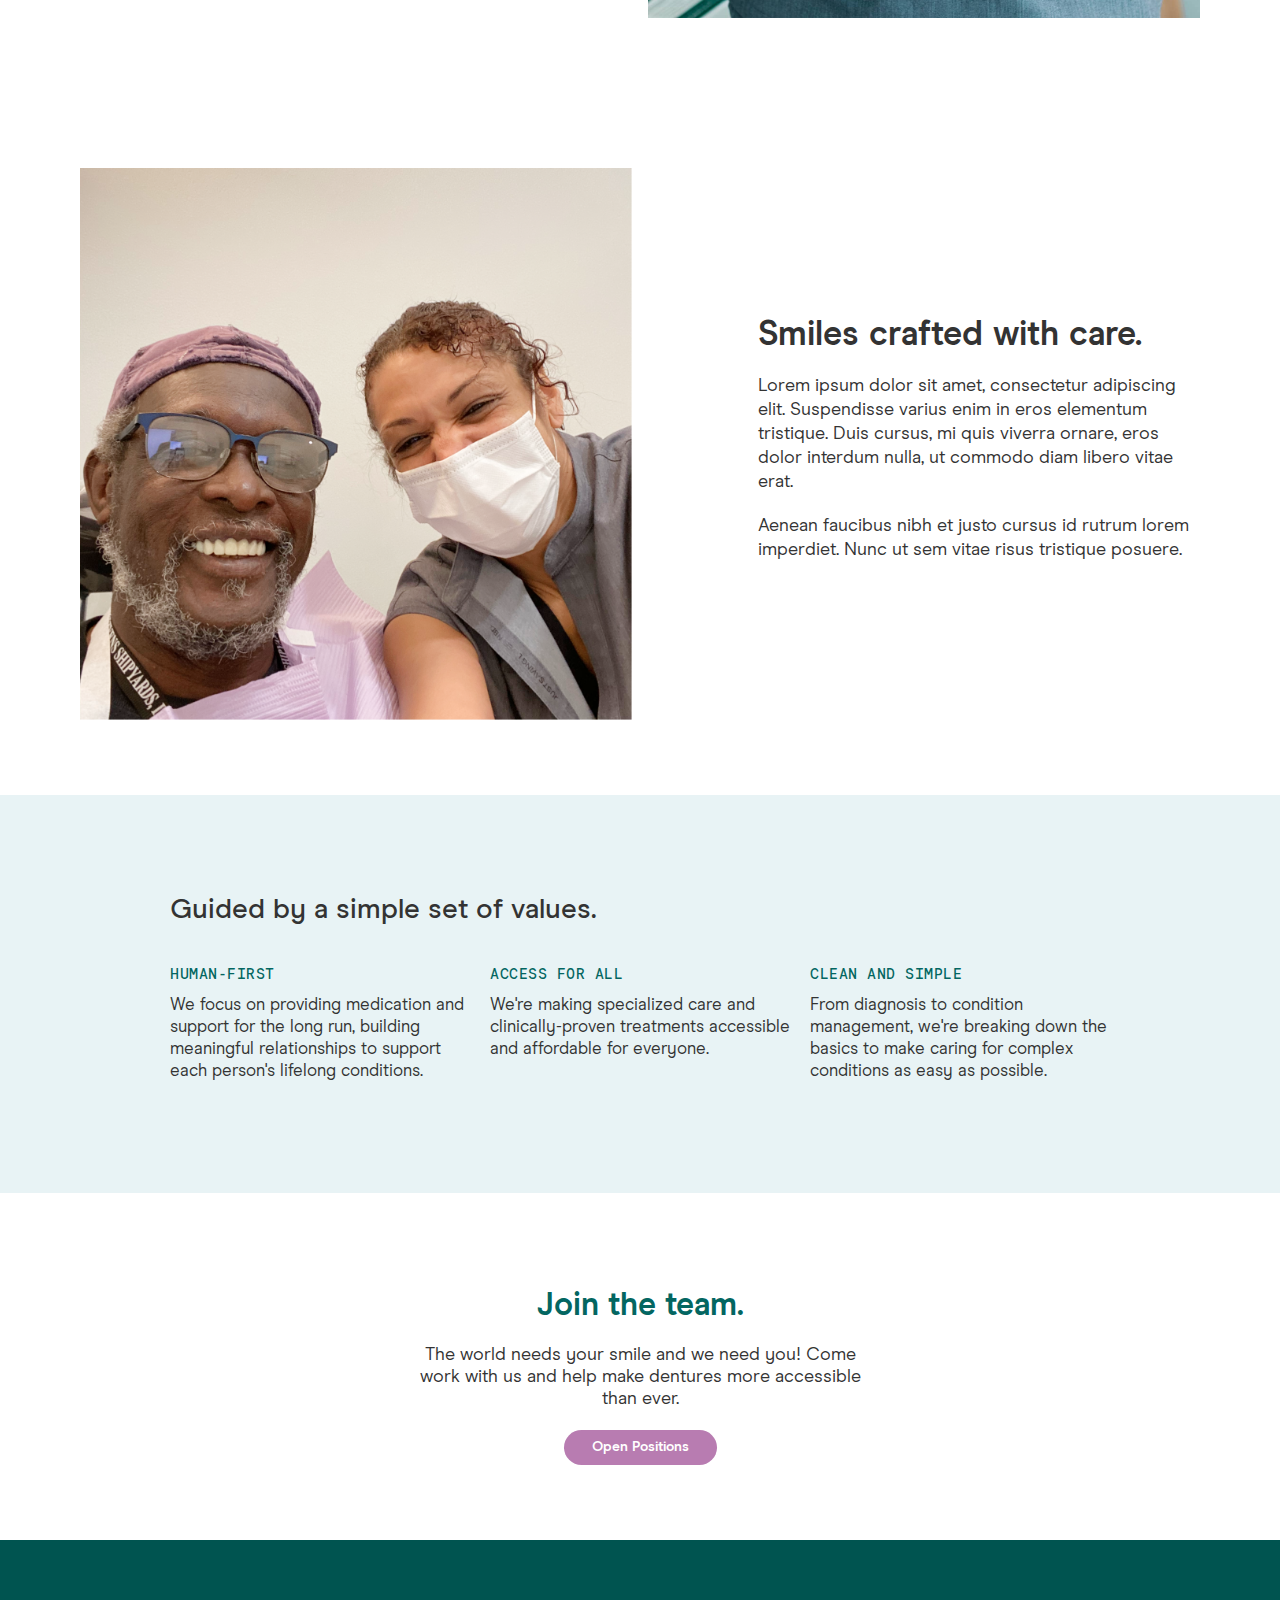
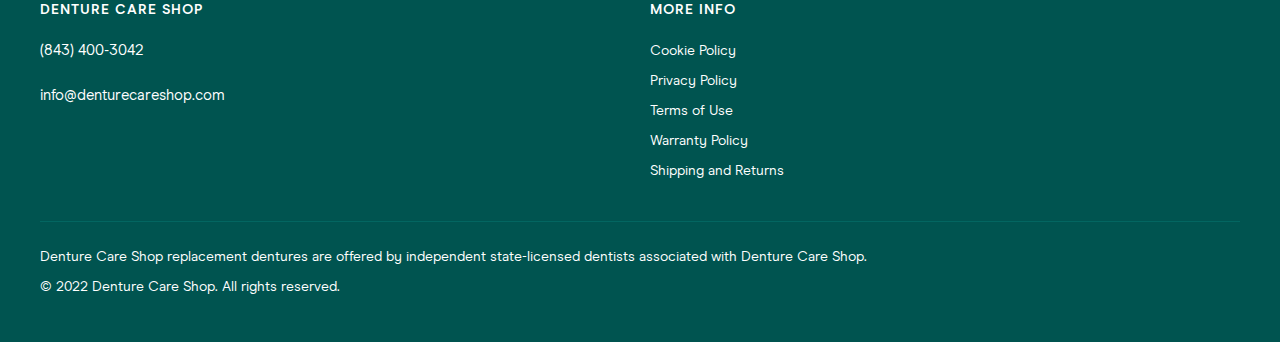
<file: about.html>
<!DOCTYPE html><!--  Last Published: Sat Jun 11 2022 02:56:32 GMT+0000 (Coordinated Universal Time)  -->
<html data-wf-page="6298e4921af58605faf93d28" data-wf-site="606b246e3013aa4a62103a99">
<head>
  <meta charset="utf-8">
  <title>About Us</title>
  <meta content="About Us" property="og:title">
  <meta content="About Us" property="twitter:title">
  <meta content="width=device-width, initial-scale=1" name="viewport">
  <link href="css/normalize.css" rel="stylesheet" type="text/css">
  <link href="css/webflow.css" rel="stylesheet" type="text/css">
  <link href="css/dcs-42f884.webflow.css" rel="stylesheet" type="text/css">
  <!-- [if lt IE 9]><script src="https://cdnjs.cloudflare.com/ajax/libs/html5shiv/3.7.3/html5shiv.min.js" type="text/javascript"></script><![endif] -->
  <script type="text/javascript">
      ! function(o, c) {
        var n = c.documentElement,
          t = " w-mod-";
        n.className += t + "js", ("ontouchstart" in o || o.DocumentTouch && c instanceof DocumentTouch) && (n.className += t + "touch")
      }(window, document);
    </script>
  <link href="images/favicon.png" rel="shortcut icon" type="image/x-icon">
  <link href="images/webclip.png" rel="apple-touch-icon"> <!--  Google Tag Manager  -->
  <!--  Q2 Marketing     -->
  <script>
      (function(w, d, s, l, i) {
        w[l] = w[l] || [];
        w[l].push({
          'gtm.start': new Date().getTime(),
          event: 'gtm.js'
        });
        var f = d.getElementsByTagName(s)[0],
          j = d.createElement(s),
          dl = l != 'dataLayer' ? '&l=' + l : '';
        j.async = true;
        j.src =
          'https://www.googletagmanager.com/gtm.js?id=' + i + dl;
        f.parentNode.insertBefore(j, f);
      })(window, document, 'script', 'dataLayer', 'GTM-MKVX43T');
    </script>
  <!--  End Google Tag Manager  -->
</head>
<body class="body">
  <div data-collapse="medium" data-animation="default" data-duration="400" data-easing="ease" data-easing2="ease" role="banner" class="navbar w-nav">
    <div class="container-2 w-container">
      <div class="div-block-10">
        <a href="index.html" class="w-inline-block"><img loading="lazy" src="images/Wordmark-TM-Green.svg" alt="" class="image-10"></a>
      </div>
      <div class="div-block-10">
        <a href="index.html" class="w-inline-block"><img loading="lazy" src="images/logo_mobile.svg" alt="" class="image-11"></a>
      </div>
      <nav role="navigation" class="nav-menu w-nav-menu">
        <a href="/#how-it-works" class="nav-link w-nav-link">How IT WORKS</a>
        <a href="contact-us.html" class="nav-link w-nav-link">cONTACT US</a>
      </nav>
      <div class="div-block-88"></div>
      <a whenclicked="formOpen()" href="#" class="button mobile-button-fix w-button">Book Now</a>
      <div class="menu-button w-nav-button">
        <div class="w-icon-nav-menu"></div>
      </div>
    </div>
  </div>
  <div class="section-40 wf-section">
    <div class="div-block-71">
      <div class="container-41 w-container">
        <div class="div-block-72">
          <h1 class="heading-42">Get to know the team behind the future of denture care.</h1>
        </div>
      </div>
    </div>
  </div>
  <div class="section-42 wf-section">
    <div class="container-42 w-container">
      <div class="div-block-74">
        <p class="paragraph-62">Our mission</p>
        <h1 class="heading-45">A radically different way to do dentures.</h1>
        <p class="paragraph-61">Everyone deserves to feel like they can confidently express themselves — but for millions of people, their teeth are in the way. By eliminating barriers to dentures and providing the highest standard of care, we empower people to change their lives.<br></p>
      </div>
    </div>
  </div>
  <div class="section-37 wf-section">
    <div class="container-40 w-container">
      <div class="w-layout-grid grid-18">
        <div id="w-node-_4c85c70c-de43-aea1-44b3-367a66a389f7-faf93d28" class="div-block-69">
          <div class="div-block-68">
            <h2 class="heading-43">We&#x27;re a business on a mission.</h2>
            <p class="paragraph-56">Lorem ipsum dolor sit amet, consectetur adipiscing elit. Suspendisse varius enim in eros elementum tristique. Duis cursus, mi quis viverra ornare, eros dolor interdum nulla, ut commodo diam libero vitae erat. </p>
            <div>
              <p class="button-2">Get Started</p>
            </div>
          </div>
        </div>
        <div id="w-node-_7f3ee0d0-466b-a7e4-6ebb-73e2fee23b85-faf93d28"><img src="images/A7DD8BFD-A93B-44BD-852C-30B866EEFA5F.jpg" loading="lazy" sizes="100vw" srcset="images/A7DD8BFD-A93B-44BD-852C-30B866EEFA5F-p-500.jpeg 500w, images/A7DD8BFD-A93B-44BD-852C-30B866EEFA5F-p-800.jpeg 800w, images/A7DD8BFD-A93B-44BD-852C-30B866EEFA5F-p-1080.jpeg 1080w, images/A7DD8BFD-A93B-44BD-852C-30B866EEFA5F-p-1600.jpeg 1600w, images/A7DD8BFD-A93B-44BD-852C-30B866EEFA5F.jpg 1800w" alt="" class="image-25"></div>
      </div>
    </div>
  </div>
  <div class="section-37 wf-section">
    <div class="container-40 w-container">
      <div class="w-layout-grid grid-18">
        <div id="w-node-e05c360a-2028-43a2-c896-99027e42552b-faf93d28"><img src="images/customer.png" loading="lazy" sizes="100vw" srcset="images/customer-p-500.png 500w, images/customer-p-800.png 800w, images/customer-p-1080.png 1080w, images/customer.png 1401w" alt="" class="image-25"></div>
        <div id="w-node-e05c360a-2028-43a2-c896-99027e425523-faf93d28" class="div-block-73">
          <div>
            <h2 class="heading-44">Smiles crafted with care.</h2>
            <p class="paragraph-56">Lorem ipsum dolor sit amet, consectetur adipiscing elit. Suspendisse varius enim in eros elementum tristique. Duis cursus, mi quis viverra ornare, eros dolor interdum nulla, ut commodo diam libero vitae erat. </p>
            <p class="paragraph-57">Aenean faucibus nibh et justo cursus id rutrum lorem imperdiet. Nunc ut sem vitae risus tristique posuere.</p>
          </div>
        </div>
      </div>
    </div>
  </div>
  <div class="section-39 wf-section">
    <div class="w-container">
      <h3 class="heading-41">Guided by a simple set of values.</h3>
      <div class="w-layout-grid grid-19">
        <div>
          <p class="paragraph-58">HUMAN-FIRST</p>
          <p class="paragraph-59">We focus on providing medication and support for the long run, building meaningful relationships to support each person&#x27;s lifelong conditions.<br></p>
        </div>
        <div>
          <p class="paragraph-58">ACCESS FOR ALL<br></p>
          <p class="paragraph-59">We&#x27;re making specialized care and clinically-proven treatments accessible and affordable for everyone.<br></p>
        </div>
        <div>
          <p class="paragraph-58">CLEAN AND SIMPLE<br></p>
          <p class="paragraph-59">From diagnosis to condition management, we&#x27;re breaking down the basics to make caring for complex conditions as easy as possible.<br></p>
        </div>
      </div>
    </div>
  </div>
  <div class="section-41 wf-section">
    <div class="container-39 w-container">
      <div class="div-block-67">
        <h2 class="heading-49">Join the team.</h2>
        <p class="paragraph-55">The world needs your smile and we need you! Come work with us and help make dentures more accessible than ever.</p>
        <a href="#" class="button w-button">Open Positions</a>
      </div>
    </div>
  </div>
  <footer id="footer" class="footer wf-section">
    <div class="container-17 w-container">
      <div class="columns-3 w-row">
        <div class="footer-column w-col w-col-6">
          <h2 class="footer-heading">denture care shop</h2>
          <ul role="list" class="w-list-unstyled">
            <li class="footer-hours-text spacer">
              <a href="tel:8434003042" class="footer-link">(843) 400-3042</a>
            </li>
            <li class="footer-hours-text spacer">
              <a href="mailto:info@denturecareshop.com" class="footer-link">info@denturecareshop.com</a>
            </li>
          </ul>
        </div>
        <div class="footer-column w-col w-col-6">
          <h2 class="footer-heading">More info</h2>
          <ul role="list" class="w-list-unstyled">
            <li>
              <a href="cookies.html" class="footer-link">Cookie Policy</a>
            </li>
            <li>
              <a href="privacy-policy.html" class="footer-link">Privacy Policy</a>
            </li>
            <li>
              <a href="terms-of-use.html" class="footer-link">Terms of Use</a>
            </li>
            <li>
              <a href="returns.html" class="footer-link">Warranty Policy</a>
            </li>
            <li>
              <a href="shipping-returns.html" class="footer-link">Shipping and Returns</a>
            </li>
          </ul>
        </div>
      </div>
    </div>
    <div class="container-16 w-container">
      <div class="div-block-14"></div>
      <div class="text-block-7">Denture Care Shop replacement dentures are offered by independent state-licensed dentists associated with Denture Care Shop.<br>© 2022 Denture Care Shop. All rights reserved.<br></div>
    </div>
  </footer>
  <script src="https://d3e54v103j8qbb.cloudfront.net/js/jquery-3.5.1.min.dc5e7f18c8.js?site=606b246e3013aa4a62103a99" type="text/javascript" integrity="sha256-9/aliU8dGd2tb6OSsuzixeV4y/faTqgFtohetphbbj0=" crossorigin="anonymous"></script>
  <script src="js/webflow.js" type="text/javascript"></script>
  <!-- [if lte IE 9]><script src="https://cdnjs.cloudflare.com/ajax/libs/placeholders/3.0.2/placeholders.min.js"></script><![endif] -->
  <!--  Google Tag Manager (noscript)  -->
  <!--  Q2 Marketing  -->
  <noscript><iframe src="https://www.googletagmanager.com/ns.html?id=GTM-MKVX43T" height="0" width="0" style="display:none;visibility:hidden"></iframe></noscript>
  <!--  End Google Tag Manager (noscript)  -->
  <script>
      window.onload = function() {
        var anchors = document.getElementsByTagName('*');
        for (var i = 0; i < anchors.length; i++) {
          var anchor = anchors[i];
          anchor.onclick = function() {
            code = this.getAttribute('whenClicked');
            eval(code);
          }
        }
      }
    </script>
  <div id="formContainer" class="form-container" style="display: none;">
    <div class="form">
      <img class="close-button" whenclicked="formClose()" src="images/close_1.svg">
      <div class="form-padding">
        <div id="formContent">
          <h2>What type of dentures do you need?</h2>
          <p>Choose as many as you like</p>
          <div class="items">
            <div whenclicked="formButtonClick(this, true, false)">Full upper and/or lower dentures</div>
            <div whenclicked="formButtonClick(this, false, true)">Partial upper and/or lower dentures</div>
            <div whenclicked="formButtonClick(this, false, false)">Snap in upper and/or lower dentures</div>
          </div>
          <button id="formNext" style="visibility: hidden;" whenclicked="formNext()">Next</button>
        </div>
        <div id="formButtons" style="display: none;">
          <a id="calendlyButton" whenclicked="dataLayer.push({'event': 'openCalendly'})" href="https://calendly.com/denturecareshop" target="_blank" style="display: inline-block;">Schedule Online</a>
          <p style="margin-top: 10px; margin-bottom: 0;">OR</p>
          <a href="tel:+18434003042" style="display: inline-block;">Call (843) 400-3042</a>
        </div>
      </div>
    </div>
  </div>
  <style>
      .nav-link:after {
        bottom: 0;
        content: "";
        display: block;
        height: 4px;
        left: 50%;
        position: absolute;
        background: #B87CB1;
        transition: width 0.3s ease 0s, left 0.3s ease 0s;
        width: 0;
      }
      .nav-link:hover:after,
      .nav-link.w--current:after {
        width: 100%;
        left: 0;
      }
      .form-container {
        position: fixed;
        top: 0;
        left: 0;
        width: 100%;
        height: 100%;
        background-color: rgba(0, 0, 0, 0.8);
        z-index: 1001;
        display: flex;
        justify-content: flex-end;
      }
      .form-container .form {
        background-color: #036661;
        color: #fff;
        width: 800px;
        height: 100%;
        display: flex;
        align-items: center;
        position: relative;
      }
      .form-container .form .close-button {
        width: 42px;
        height: 42px;
        cursor: pointer;
        position: absolute;
        top: 10px;
        right: 10px;
      }
      .form-container .form .form-padding {
        padding: 0 80px;
      }
      @media only screen and (max-width: 580px) {
        .form-container .form .form-padding {
          padding: 0 12px;
        }
      }
      .form-container .form .form-padding h2 {
        font-size: 24px;
        font-weight: 300;
        line-height: 1.5;
      }
      .form-container .form .form-padding p {
        margin-top: 32px;
        margin-bottom: 16px;
        font-size: 14px;
      }
      .form-container .form .form-padding .items>div {
        box-sizing: border-box;
        user-select: none;
        cursor: pointer;
        width: 100%;
        box-shadow: rgba(255, 255, 255, 0.6) 0px 0px 0px 1px inset;
        padding: 12px;
        background-color: rgba(255, 255, 255, 0.1);
        border-radius: 4px;
        font-size: 18px;
        margin-bottom: 8px;
      }
      @media only screen and (min-width: 580px) {
        .form-container .form .form-padding .items>div {
          width: 400px;
        }
      }
      .form-container .form .form-padding .items>div:hover {
        background-color: rgba(255, 255, 255, 0.3);
      }
      .form-container .form .form-padding .items>div.active {
        box-shadow: rgb(255, 255, 255) 0px 0px 0px 4px inset;
      }
      .form-container .form .form-padding button,
      .form-container .form .form-padding a {
        text-decoration: none;
        user-select: none;
        margin-top: 8px;
        position: relative;
        display: inline-block;
        font-family: inherit;
        font-weight: 400;
        cursor: pointer;
        transition-duration: 0.1s;
        transition-property: background-color, color, border-color, opacity, box-shadow;
        transition-timing-function: ease-out;
        outline: currentcolor none medium;
        border: 1px solid transparent;
        box-shadow: rgba(0, 0, 0, 0.1) 0px 3px 12px 0px;
        padding: 10px 14px;
        background-color: #e8f3f5;
        color: #438d9b;
        border-radius: 4px;
        font-size: 18px;
      }
      .form-container .form .form-padding button:active,
      .form-container .form .form-padding a:active {
        background-color: #d1dbdd;
      }
    </style>
  <script type="text/javascript">
      let selectedItems = 0;
      let hasFullDentures = false;
      let hasPartialDentures = false;
      function formButtonClick(el, fullDentures, partialDentures) {
        const activating = el.getAttribute('class') !== 'active'
        el.setAttribute('class', activating ? 'active' : '')
        if (fullDentures) hasFullDentures = activating
        if (partialDentures) hasPartialDentures = activating
        selectedItems += activating ? 1 : -1
        const button = document.getElementById('formNext')
        if (selectedItems > 0) button.setAttribute('style', '')
        else button.setAttribute('style', 'visibility: hidden;')
      }
      function formNext() {
        const content = document.getElementById('formContent')
        if (hasFullDentures || hasPartialDentures) {
          content.innerHTML = `<h2>Congrats, you're a perfect fit! Get started by scheduling an appointment.</h2>`
          document.getElementById('formButtons').setAttribute('style', '')
          /*    } else if (hasPartialDentures) {
                const button = document.getElementById('calendlyButton')
                button.innerText = 'Fill Online Form'
                button.href = 'https://forms.gle/3fZK84o1QEAWHKg68'
                content.innerHTML = `<h2>Congrats, you're a perfect fit! Get started by filling out a short online form so that we can schedule an appointment.</h2>`
                document.getElementById('formButtons').setAttribute('style', '')
          */
        } else {
          content.innerHTML = `
        <h2>Sorry, we're still working on making snap-in dentures perfect. Check back soon!</h2>
        <button onClick="formClose()">Close</button>
      `
        }
      }
      function formOpen() {
        document.getElementById('formContainer').setAttribute('style', '')
        dataLayer.push({
          'event': 'formOpen'
        })
      }
      function formClose() {
        document.getElementById('formContainer').setAttribute('style', 'display: none;')
      }
    </script>
  <script type="text/javascript">
      ! function(a, b) {
        "use strict";
        function c(a, b) {
          for (var c in b) b.hasOwnProperty(c) && (a[c] = b[c]);
          return a
        }
        function d() {
          "function" == typeof b && b.fn.extend({
            ReplaceMe: function(a) {
              return this.each(function() {
                new e(this, a)
              })
            }
          })
        }
        function e(a, b) {
          var d = {
            animation: "animated fadeIn",
            speed: 2e3,
            separator: ",",
            hoverStop: !1,
            clickChange: !1,
            loopCount: "infinite",
            autoRun: !0,
            onInit: !1,
            onChange: !1,
            onComplete: !1
          };
          if ("object" == typeof b ? this.options = c(d, b) : this.options = d, "undefined" == typeof a) throw new Error('ReplaceMe [constructor]: "element" parameter is required');
          if ("object" == typeof a) this.element = a;
          else {
            if ("string" != typeof a) throw new Error('ReplaceMe [constructor]: wrong "element" parameter');
            this.element = document.querySelector(a)
          }
          this.init()
        }
        e.prototype.init = function() {
          "function" == typeof this.options.onInit && this.options.onInit(), this.words = this.escapeHTML(this.element.innerHTML).split(this.options.separator), this.count = this.words.length, this.position = this.loopCount = 0, this.running = !1, this.bindAll(), this.options.autoRun === !0 && this.start()
        }, e.prototype.bindAll = function() {
          this.options.hoverStop === !0 && (this.element.addEventListener("mouseover", this.pause.bind(this)), this.element.addEventListener("mouseout", this.start.bind(this))), this.options.clickChange === !0 && this.element.addEventListener("click", this.change.bind(this))
        }, e.prototype.changeAnimation = function() {
          this.change(), this.loop = setTimeout(this.changeAnimation.bind(this), this.options.speed)
        }, e.prototype.start = function() {
          this.running !== !0 && (this.running = !0, this.changeWord(this.words[this.position]), this.position++), this.loop = setTimeout(this.changeAnimation.bind(this), this.options.speed)
        }, e.prototype.change = function() {
          return this.position > this.count - 1 && (this.position = 0, this.loopCount++, this.loopCount >= this.options.loopCount) ? void this.stop() : (this.changeWord(this.words[this.position]), this.position++, void("function" == typeof this.options.onChange && this.options.onChange()))
        }, e.prototype.stop = function() {
          this.running = !1, this.position = this.loopCount = 0, this.pause(), "function" == typeof this.options.onComplete && this.options.onComplete()
        }, e.prototype.pause = function() {
          clearTimeout(this.loop)
        }, e.prototype.changeWord = function(a) {
          this.element.innerHTML = '<span class="' + this.options.animation + '" style="display:inline-block;">' + a + "</span>"
        }, e.prototype.escapeHTML = function(a) {
          var b = /<\/?\w+\s*[^>]*>/g;
          return b.test(a) === !0 ? a.replace(b, "") : a
        }, a.ReplaceMe = e, d()
      }(window, window.jQuery);
    </script>
  <script type="text/javascript">
      ;
      (() => {
        const html = `<div id="videoPlayer" class="videoPlayerPosition">
          <div class="videoPlayerHolder">
              <div><img style="width: 42px; height: 42px; background-color: #036661;" id="videoClose" src="/static/img/close.svg"/></div>
              <iframe style="max-width: 90vw; max-height: 70vh;" width="840" height="630" src="https://www.youtube-nocookie.com/embed/4Pr7ZqAo-eo?autoplay=1&rel=0" frameborder="0" allow="accelerometer; autoplay; clipboard-write; encrypted-media; gyroscope; picture-in-picture;" allowfullscreen></iframe>
          </div>
      </div>`
        document.querySelector(".video-overlay__content").addEventListener("click", () => {
          document.querySelector("#videoModalContainer").innerHTML += html
          document.querySelector("#videoClose").addEventListener("click", () => {
            const elem = document.querySelector("#videoPlayer")
            elem.parentElement.removeChild(elem)
          })
        })
      })()
    </script>
  <script type="text/javascript">
      var replace = new ReplaceMe(document.querySelector('.replace-me'), {
        animation: 'fadeIn ease',
        speed: 3000,
        separator: ',',
        hoverStop: false,
        clickChange: false,
        loopCount: 'infinite',
        autoRun: true,
        onInit: false,
        onChange: false,
        onComplete: false
      });
    </script>
</body>
</html>
</file>
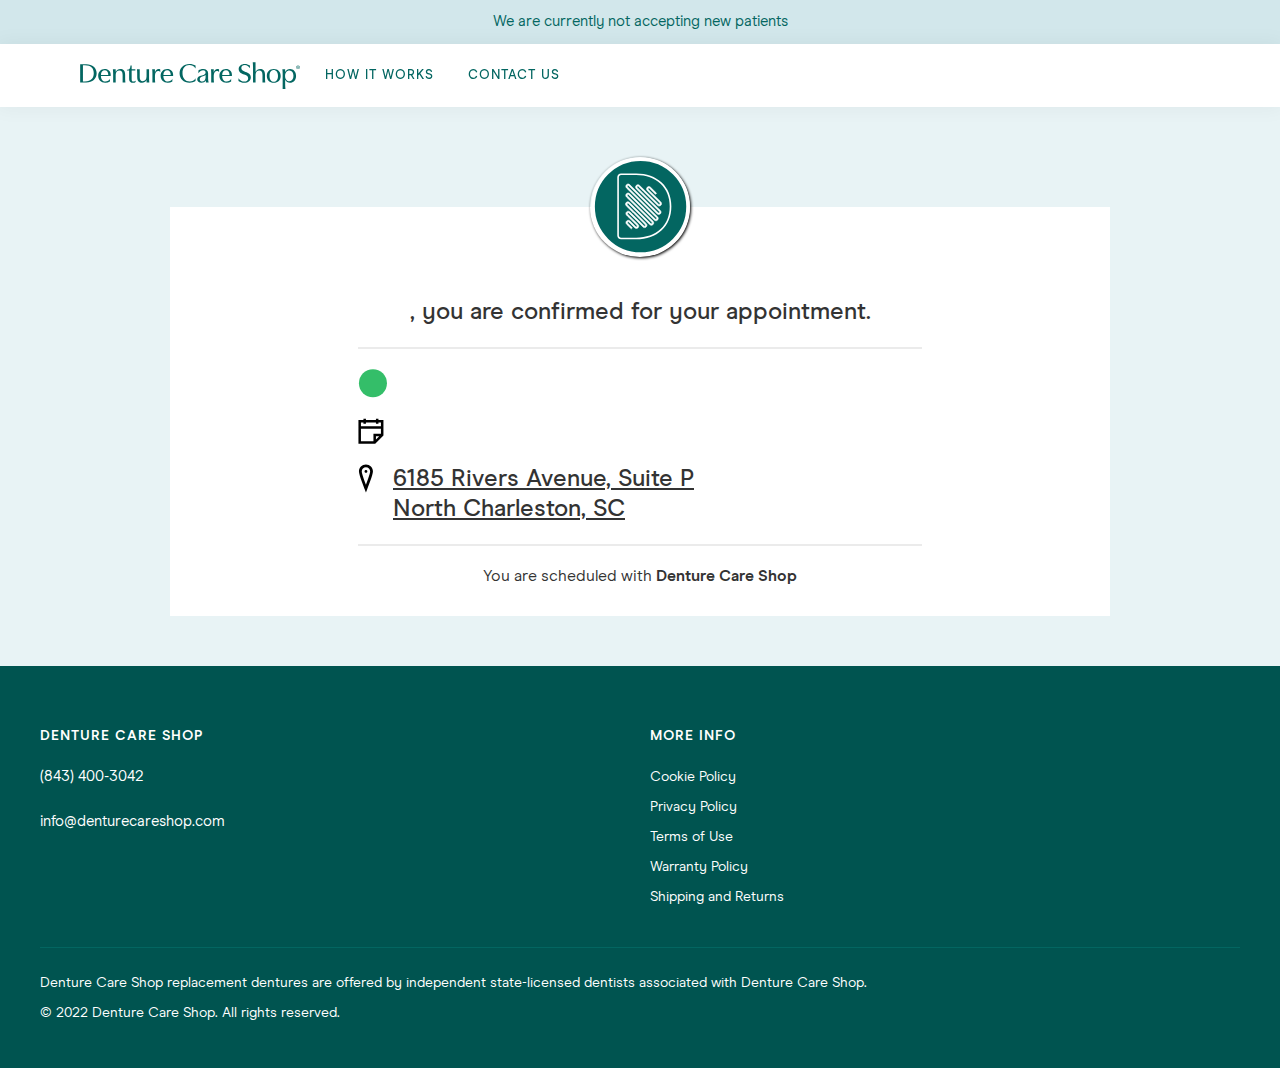
<file: calendar-thank-you.html>
<!DOCTYPE html><!--  Last Published: Sat Jun 11 2022 02:56:32 GMT+0000 (Coordinated Universal Time)  -->
<html data-wf-page="6298e4921af586277cf93d29" data-wf-site="606b246e3013aa4a62103a99">
<head>
  <meta charset="utf-8">
  <title>Calendar Confirmation</title>
  <meta content="Calendar Confirmation" property="og:title">
  <meta content="Calendar Confirmation" property="twitter:title">
  <meta content="width=device-width, initial-scale=1" name="viewport">
  <link href="css/normalize.css" rel="stylesheet" type="text/css">
  <link href="css/webflow.css" rel="stylesheet" type="text/css">
  <link href="css/dcs-42f884.webflow.css" rel="stylesheet" type="text/css">
  <!-- [if lt IE 9]><script src="https://cdnjs.cloudflare.com/ajax/libs/html5shiv/3.7.3/html5shiv.min.js" type="text/javascript"></script><![endif] -->
  <script type="text/javascript">
      ! function(o, c) {
        var n = c.documentElement,
          t = " w-mod-";
        n.className += t + "js", ("ontouchstart" in o || o.DocumentTouch && c instanceof DocumentTouch) && (n.className += t + "touch")
      }(window, document);
    </script>
  <link href="images/favicon.png" rel="shortcut icon" type="image/x-icon">
  <link href="images/webclip.png" rel="apple-touch-icon"> <!--  Google Tag Manager  -->
  <!--  Q2 Marketing     -->
  <script>
      (function(w, d, s, l, i) {
        w[l] = w[l] || [];
        w[l].push({
          'gtm.start': new Date().getTime(),
          event: 'gtm.js'
        });
        var f = d.getElementsByTagName(s)[0],
          j = d.createElement(s),
          dl = l != 'dataLayer' ? '&l=' + l : '';
        j.async = true;
        j.src =
          'https://www.googletagmanager.com/gtm.js?id=' + i + dl;
        f.parentNode.insertBefore(j, f);
      })(window, document, 'script', 'dataLayer', 'GTM-MKVX43T');
    </script>
  <!--  End Google Tag Manager  -->
  <meta name="keywords" content="affordable dentures, denture replacement, false teeth replacement, refit, delivery, repair, replication, fix, improvement, enhancement, reline, dentures near me, walk in denture repair, immediate dentures cost, dentures in a day, dentures in one day, cheap dentures, cheap false teeth">
</head>
<body class="body-4">
  <div class="cta-pre wf-section">
    <div class="container w-container">
      <a href="#" whenclicked="formOpen()" data-w-id="638a07c2-b998-42bb-4435-9eef23323739" class="link-green">We are currently not accepting new patients</a>
    </div>
  </div>
  <div data-collapse="medium" data-animation="default" data-duration="400" data-easing="ease" data-easing2="ease" role="banner" class="navbar w-nav">
    <div class="container-2 w-container">
      <div class="div-block-10">
        <a href="index.html" class="w-inline-block"><img loading="lazy" src="images/Wordmark-TM-Green.svg" alt="" class="image-10"></a>
      </div>
      <div class="div-block-10">
        <a href="index.html" class="w-inline-block"><img loading="lazy" src="images/logo_mobile.svg" alt="" class="image-11"></a>
      </div>
      <nav role="navigation" class="nav-menu w-nav-menu">
        <a href="/#how-it-works" class="nav-link w-nav-link">How IT WORKS</a>
        <a href="contact-us.html" class="nav-link w-nav-link">cONTACT US</a>
      </nav>
      <div class="div-block-88"></div>
      <a whenclicked="formOpen()" href="#" class="button mobile-button-fix w-button">Book Now</a>
      <div class="menu-button w-nav-button">
        <div class="w-icon-nav-menu"></div>
      </div>
    </div>
  </div>
  <div class="section-11 wf-section">
    <div class="w-container">
      <div class="div-block-20">
        <div class="div-block-22">
          <div class="div-block-21"></div>
        </div>
        <div class="div-block-23">
          <h3 class="heading-13"><span id="appointment_name"> </span>, you are confirmed for your appointment.</h3>
          <div class="div-block-26"></div>
          <div class="div-block-25"><img src="images/green-dot.svg" loading="lazy" alt="">
            <h3 id="appointment_type" class="heading-15 appointment-type"></h3>
          </div>
          <div class="div-block-25"><img src="images/calendar.svg" loading="lazy" alt="">
            <h3 id="appointment_time" class="heading-15 appointment-type"></h3>
          </div>
          <div class="div-block-25"><img src="images/location-marker.svg" loading="lazy" alt="">
            <h3 id="appointment_type" class="heading-15 appointment-type">
              <a href="https://g.page/denture-care-shop?share" target="_blank" class="link-4">6185 Rivers Avenue, Suite P<br>North Charleston, SC</a>
            </h3>
          </div>
          <div class="div-block-26"></div>
          <p class="paragraph-17">You are scheduled with <strong>Denture Care Shop</strong></p>
        </div>
      </div>
    </div>
  </div>
  <footer id="footer" class="footer wf-section">
    <div class="container-17 w-container">
      <div class="columns-3 w-row">
        <div class="footer-column w-col w-col-6">
          <h2 class="footer-heading">denture care shop</h2>
          <ul role="list" class="w-list-unstyled">
            <li class="footer-hours-text spacer">
              <a href="tel:8434003042" class="footer-link">(843) 400-3042</a>
            </li>
            <li class="footer-hours-text spacer">
              <a href="mailto:info@denturecareshop.com" class="footer-link">info@denturecareshop.com</a>
            </li>
          </ul>
        </div>
        <div class="footer-column w-col w-col-6">
          <h2 class="footer-heading">More info</h2>
          <ul role="list" class="w-list-unstyled">
            <li>
              <a href="cookies.html" class="footer-link">Cookie Policy</a>
            </li>
            <li>
              <a href="privacy-policy.html" class="footer-link">Privacy Policy</a>
            </li>
            <li>
              <a href="terms-of-use.html" class="footer-link">Terms of Use</a>
            </li>
            <li>
              <a href="returns.html" class="footer-link">Warranty Policy</a>
            </li>
            <li>
              <a href="shipping-returns.html" class="footer-link">Shipping and Returns</a>
            </li>
          </ul>
        </div>
      </div>
    </div>
    <div class="container-16 w-container">
      <div class="div-block-14"></div>
      <div class="text-block-7">Denture Care Shop replacement dentures are offered by independent state-licensed dentists associated with Denture Care Shop.<br>© 2022 Denture Care Shop. All rights reserved.<br></div>
    </div>
  </footer>
  <script src="https://d3e54v103j8qbb.cloudfront.net/js/jquery-3.5.1.min.dc5e7f18c8.js?site=606b246e3013aa4a62103a99" type="text/javascript" integrity="sha256-9/aliU8dGd2tb6OSsuzixeV4y/faTqgFtohetphbbj0=" crossorigin="anonymous"></script>
  <script src="js/webflow.js" type="text/javascript"></script>
  <!-- [if lte IE 9]><script src="https://cdnjs.cloudflare.com/ajax/libs/placeholders/3.0.2/placeholders.min.js"></script><![endif] -->
  <!--  Google Tag Manager (noscript)  -->
  <!--  Q2 Marketing  -->
  <noscript><iframe src="https://www.googletagmanager.com/ns.html?id=GTM-MKVX43T" height="0" width="0" style="display:none;visibility:hidden"></iframe></noscript>
  <!--  End Google Tag Manager (noscript)  -->
  <script>
      window.onload = function() {
        var anchors = document.getElementsByTagName('*');
        for (var i = 0; i < anchors.length; i++) {
          var anchor = anchors[i];
          anchor.onclick = function() {
            code = this.getAttribute('whenClicked');
            eval(code);
          }
        }
      }
    </script>
  <div id="formContainer" class="form-container" style="display: none;">
    <div class="form">
      <img class="close-button" whenclicked="formClose()" src="images/close_1.svg">
      <div class="form-padding">
        <div id="formContent">
          <h2>What type of dentures do you need?</h2>
          <p>Choose as many as you like</p>
          <div class="items">
            <div whenclicked="formButtonClick(this, true, false)">Full upper and/or lower dentures</div>
            <div whenclicked="formButtonClick(this, false, true)">Partial upper and/or lower dentures</div>
            <div whenclicked="formButtonClick(this, false, false)">Snap in upper and/or lower dentures</div>
          </div>
          <button id="formNext" style="visibility: hidden;" whenclicked="formNext()">Next</button>
        </div>
        <div id="formButtons" style="display: none;">
          <a id="calendlyButton" whenclicked="dataLayer.push({'event': 'openCalendly'})" href="https://calendly.com/denturecareshop" target="_blank" style="display: inline-block;">Schedule Online</a>
          <p style="margin-top: 10px; margin-bottom: 0;">OR</p>
          <a href="tel:+18434003042" style="display: inline-block;">Call (843) 400-3042</a>
        </div>
      </div>
    </div>
  </div>
  <style>
      .nav-link:after {
        bottom: 0;
        content: "";
        display: block;
        height: 4px;
        left: 50%;
        position: absolute;
        background: #B87CB1;
        transition: width 0.3s ease 0s, left 0.3s ease 0s;
        width: 0;
      }
      .nav-link:hover:after,
      .nav-link.w--current:after {
        width: 100%;
        left: 0;
      }
      .form-container {
        position: fixed;
        top: 0;
        left: 0;
        width: 100%;
        height: 100%;
        background-color: rgba(0, 0, 0, 0.8);
        z-index: 1001;
        display: flex;
        justify-content: flex-end;
      }
      .form-container .form {
        background-color: #036661;
        color: #fff;
        width: 800px;
        height: 100%;
        display: flex;
        align-items: center;
        position: relative;
      }
      .form-container .form .close-button {
        width: 42px;
        height: 42px;
        cursor: pointer;
        position: absolute;
        top: 10px;
        right: 10px;
      }
      .form-container .form .form-padding {
        padding: 0 80px;
      }
      @media only screen and (max-width: 580px) {
        .form-container .form .form-padding {
          padding: 0 12px;
        }
      }
      .form-container .form .form-padding h2 {
        font-size: 24px;
        font-weight: 300;
        line-height: 1.5;
      }
      .form-container .form .form-padding p {
        margin-top: 32px;
        margin-bottom: 16px;
        font-size: 14px;
      }
      .form-container .form .form-padding .items>div {
        box-sizing: border-box;
        user-select: none;
        cursor: pointer;
        width: 100%;
        box-shadow: rgba(255, 255, 255, 0.6) 0px 0px 0px 1px inset;
        padding: 12px;
        background-color: rgba(255, 255, 255, 0.1);
        border-radius: 4px;
        font-size: 18px;
        margin-bottom: 8px;
      }
      @media only screen and (min-width: 580px) {
        .form-container .form .form-padding .items>div {
          width: 400px;
        }
      }
      .form-container .form .form-padding .items>div:hover {
        background-color: rgba(255, 255, 255, 0.3);
      }
      .form-container .form .form-padding .items>div.active {
        box-shadow: rgb(255, 255, 255) 0px 0px 0px 4px inset;
      }
      .form-container .form .form-padding button,
      .form-container .form .form-padding a {
        text-decoration: none;
        user-select: none;
        margin-top: 8px;
        position: relative;
        display: inline-block;
        font-family: inherit;
        font-weight: 400;
        cursor: pointer;
        transition-duration: 0.1s;
        transition-property: background-color, color, border-color, opacity, box-shadow;
        transition-timing-function: ease-out;
        outline: currentcolor none medium;
        border: 1px solid transparent;
        box-shadow: rgba(0, 0, 0, 0.1) 0px 3px 12px 0px;
        padding: 10px 14px;
        background-color: #e8f3f5;
        color: #438d9b;
        border-radius: 4px;
        font-size: 18px;
      }
      .form-container .form .form-padding button:active,
      .form-container .form .form-padding a:active {
        background-color: #d1dbdd;
      }
    </style>
  <script type="text/javascript">
      let selectedItems = 0;
      let hasFullDentures = false;
      let hasPartialDentures = false;
      function formButtonClick(el, fullDentures, partialDentures) {
        const activating = el.getAttribute('class') !== 'active'
        el.setAttribute('class', activating ? 'active' : '')
        if (fullDentures) hasFullDentures = activating
        if (partialDentures) hasPartialDentures = activating
        selectedItems += activating ? 1 : -1
        const button = document.getElementById('formNext')
        if (selectedItems > 0) button.setAttribute('style', '')
        else button.setAttribute('style', 'visibility: hidden;')
      }
      function formNext() {
        const content = document.getElementById('formContent')
        if (hasFullDentures || hasPartialDentures) {
          content.innerHTML = `<h2>Congrats, you're a perfect fit! Get started by scheduling an appointment.</h2>`
          document.getElementById('formButtons').setAttribute('style', '')
          /*    } else if (hasPartialDentures) {
                const button = document.getElementById('calendlyButton')
                button.innerText = 'Fill Online Form'
                button.href = 'https://forms.gle/3fZK84o1QEAWHKg68'
                content.innerHTML = `<h2>Congrats, you're a perfect fit! Get started by filling out a short online form so that we can schedule an appointment.</h2>`
                document.getElementById('formButtons').setAttribute('style', '')
          */
        } else {
          content.innerHTML = `
        <h2>Sorry, we're still working on making snap-in dentures perfect. Check back soon!</h2>
        <button onClick="formClose()">Close</button>
      `
        }
      }
      function formOpen() {
        document.getElementById('formContainer').setAttribute('style', '')
        dataLayer.push({
          'event': 'formOpen'
        })
      }
      function formClose() {
        document.getElementById('formContainer').setAttribute('style', 'display: none;')
      }
    </script>
  <script type="text/javascript">
      ! function(a, b) {
        "use strict";
        function c(a, b) {
          for (var c in b) b.hasOwnProperty(c) && (a[c] = b[c]);
          return a
        }
        function d() {
          "function" == typeof b && b.fn.extend({
            ReplaceMe: function(a) {
              return this.each(function() {
                new e(this, a)
              })
            }
          })
        }
        function e(a, b) {
          var d = {
            animation: "animated fadeIn",
            speed: 2e3,
            separator: ",",
            hoverStop: !1,
            clickChange: !1,
            loopCount: "infinite",
            autoRun: !0,
            onInit: !1,
            onChange: !1,
            onComplete: !1
          };
          if ("object" == typeof b ? this.options = c(d, b) : this.options = d, "undefined" == typeof a) throw new Error('ReplaceMe [constructor]: "element" parameter is required');
          if ("object" == typeof a) this.element = a;
          else {
            if ("string" != typeof a) throw new Error('ReplaceMe [constructor]: wrong "element" parameter');
            this.element = document.querySelector(a)
          }
          this.init()
        }
        e.prototype.init = function() {
          "function" == typeof this.options.onInit && this.options.onInit(), this.words = this.escapeHTML(this.element.innerHTML).split(this.options.separator), this.count = this.words.length, this.position = this.loopCount = 0, this.running = !1, this.bindAll(), this.options.autoRun === !0 && this.start()
        }, e.prototype.bindAll = function() {
          this.options.hoverStop === !0 && (this.element.addEventListener("mouseover", this.pause.bind(this)), this.element.addEventListener("mouseout", this.start.bind(this))), this.options.clickChange === !0 && this.element.addEventListener("click", this.change.bind(this))
        }, e.prototype.changeAnimation = function() {
          this.change(), this.loop = setTimeout(this.changeAnimation.bind(this), this.options.speed)
        }, e.prototype.start = function() {
          this.running !== !0 && (this.running = !0, this.changeWord(this.words[this.position]), this.position++), this.loop = setTimeout(this.changeAnimation.bind(this), this.options.speed)
        }, e.prototype.change = function() {
          return this.position > this.count - 1 && (this.position = 0, this.loopCount++, this.loopCount >= this.options.loopCount) ? void this.stop() : (this.changeWord(this.words[this.position]), this.position++, void("function" == typeof this.options.onChange && this.options.onChange()))
        }, e.prototype.stop = function() {
          this.running = !1, this.position = this.loopCount = 0, this.pause(), "function" == typeof this.options.onComplete && this.options.onComplete()
        }, e.prototype.pause = function() {
          clearTimeout(this.loop)
        }, e.prototype.changeWord = function(a) {
          this.element.innerHTML = '<span class="' + this.options.animation + '" style="display:inline-block;">' + a + "</span>"
        }, e.prototype.escapeHTML = function(a) {
          var b = /<\/?\w+\s*[^>]*>/g;
          return b.test(a) === !0 ? a.replace(b, "") : a
        }, a.ReplaceMe = e, d()
      }(window, window.jQuery);
    </script>
  <script type="text/javascript">
      ;
      (() => {
        const html = `<div id="videoPlayer" class="videoPlayerPosition">
          <div class="videoPlayerHolder">
              <div><img style="width: 42px; height: 42px; background-color: #036661;" id="videoClose" src="/static/img/close.svg"/></div>
              <iframe style="max-width: 90vw; max-height: 70vh;" width="840" height="630" src="https://www.youtube-nocookie.com/embed/4Pr7ZqAo-eo?autoplay=1&rel=0" frameborder="0" allow="accelerometer; autoplay; clipboard-write; encrypted-media; gyroscope; picture-in-picture;" allowfullscreen></iframe>
          </div>
      </div>`
        document.querySelector(".video-overlay__content").addEventListener("click", () => {
          document.querySelector("#videoModalContainer").innerHTML += html
          document.querySelector("#videoClose").addEventListener("click", () => {
            const elem = document.querySelector("#videoPlayer")
            elem.parentElement.removeChild(elem)
          })
        })
      })()
    </script>
  <script type="text/javascript">
      var replace = new ReplaceMe(document.querySelector('.replace-me'), {
        animation: 'fadeIn ease',
        speed: 3000,
        separator: ',',
        hoverStop: false,
        clickChange: false,
        loopCount: 'infinite',
        autoRun: true,
        onInit: false,
        onChange: false,
        onComplete: false
      });
    </script>
  <script type="text/javascript">
      ;
      (() => {
        let queryParams = new URLSearchParams(window.location.search)
        if (queryParams.get('invitee_full_name')) {
          document.getElementById('appointment_name').innerText = queryParams.get('invitee_full_name')
        }
        if (queryParams.get('event_type_name')) {
          document.getElementById('appointment_type').innerText = queryParams.get('event_type_name')
        }
        if (queryParams.get('event_start_time') && queryParams.get('event_end_time')) {
          const start = new Date(queryParams.get('event_start_time'))
          const end = new Date(queryParams.get('event_end_time'))
          document.getElementById('appointment_time').innerText = `${start.toLocaleTimeString()} - ${end.toLocaleTimeString()}, ${end.toLocaleDateString()}`
        }
      })()
    </script>
</body>
</html>
</file>
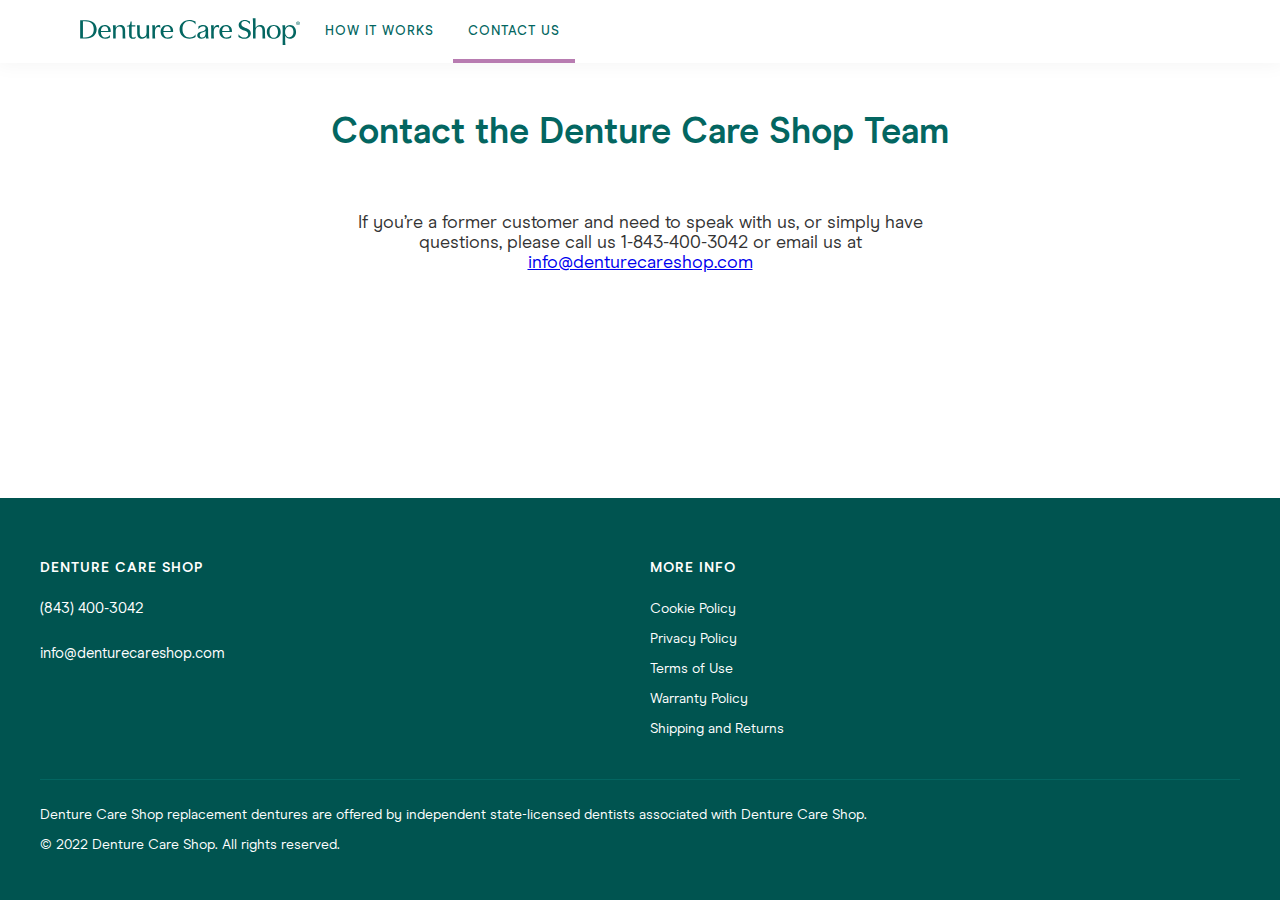
<file: contact-us.html>
<!DOCTYPE html><!--  Last Published: Sat Jun 11 2022 02:56:32 GMT+0000 (Coordinated Universal Time)  -->
<html data-wf-page="6298e4921af5862cd1f93d2a" data-wf-site="606b246e3013aa4a62103a99">
<head>
  <meta charset="utf-8">
  <title>Denture Care Shop | Contact Us</title>
  <meta content="Contact the Denture Care Shop team." name="description">
  <meta content="Denture Care Shop | Contact Us" property="og:title">
  <meta content="Contact the Denture Care Shop team." property="og:description">
  <meta content="Denture Care Shop | Contact Us" property="twitter:title">
  <meta content="Contact the Denture Care Shop team." property="twitter:description">
  <meta property="og:type" content="website">
  <meta content="summary_large_image" name="twitter:card">
  <meta content="width=device-width, initial-scale=1" name="viewport">
  <link href="css/normalize.css" rel="stylesheet" type="text/css">
  <link href="css/webflow.css" rel="stylesheet" type="text/css">
  <link href="css/dcs-42f884.webflow.css" rel="stylesheet" type="text/css">
  <!-- [if lt IE 9]><script src="https://cdnjs.cloudflare.com/ajax/libs/html5shiv/3.7.3/html5shiv.min.js" type="text/javascript"></script><![endif] -->
  <script type="text/javascript">
      ! function(o, c) {
        var n = c.documentElement,
          t = " w-mod-";
        n.className += t + "js", ("ontouchstart" in o || o.DocumentTouch && c instanceof DocumentTouch) && (n.className += t + "touch")
      }(window, document);
    </script>
  <link href="images/favicon.png" rel="shortcut icon" type="image/x-icon">
  <link href="images/webclip.png" rel="apple-touch-icon"> <!--  Google Tag Manager  -->
  <!--  Q2 Marketing     -->
  <script>
      (function(w, d, s, l, i) {
        w[l] = w[l] || [];
        w[l].push({
          'gtm.start': new Date().getTime(),
          event: 'gtm.js'
        });
        var f = d.getElementsByTagName(s)[0],
          j = d.createElement(s),
          dl = l != 'dataLayer' ? '&l=' + l : '';
        j.async = true;
        j.src =
          'https://www.googletagmanager.com/gtm.js?id=' + i + dl;
        f.parentNode.insertBefore(j, f);
      })(window, document, 'script', 'dataLayer', 'GTM-MKVX43T');
    </script>
  <!--  End Google Tag Manager  -->
</head>
<body class="body">
  <div data-collapse="medium" data-animation="default" data-duration="400" data-easing="ease" data-easing2="ease" role="banner" class="navbar w-nav">
    <div class="container-2 w-container">
      <div class="div-block-10">
        <a href="index.html" class="w-inline-block"><img loading="lazy" src="images/Wordmark-TM-Green.svg" alt="" class="image-10"></a>
      </div>
      <div class="div-block-10">
        <a href="index.html" class="w-inline-block"><img loading="lazy" src="images/logo_mobile.svg" alt="" class="image-11"></a>
      </div>
      <nav role="navigation" class="nav-menu w-nav-menu">
        <a href="/#how-it-works" class="nav-link w-nav-link">How IT WORKS</a>
        <a href="contact-us.html" aria-current="page" class="nav-link w-nav-link w--current">cONTACT US</a>
      </nav>
      <div class="div-block-88"></div>
      <a whenclicked="formOpen()" href="#" class="button mobile-button-fix w-button">Book Now</a>
      <div class="menu-button w-nav-button">
        <div class="w-icon-nav-menu"></div>
      </div>
    </div>
  </div>
  <div class="wf-section">
    <div class="container-46 w-container">
      <div>
        <h1 class="heading-27">Contact the Denture Care Shop Team</h1>
      </div>
      <p class="better-sub">If you’re a former customer and need to speak with us, or simply have questions, please call us 1-843-400-3042 or email us at <a href="mailto:info@denturecareshop.com" target="_blank">info@denturecareshop.com</a>
      </p>
    </div>
  </div>
  <footer id="footer" class="footer wf-section">
    <div class="container-17 w-container">
      <div class="columns-3 w-row">
        <div class="footer-column w-col w-col-6">
          <h2 class="footer-heading">denture care shop</h2>
          <ul role="list" class="w-list-unstyled">
            <li class="footer-hours-text spacer">
              <a href="tel:8434003042" class="footer-link">(843) 400-3042</a>
            </li>
            <li class="footer-hours-text spacer">
              <a href="mailto:info@denturecareshop.com" class="footer-link">info@denturecareshop.com</a>
            </li>
          </ul>
        </div>
        <div class="footer-column w-col w-col-6">
          <h2 class="footer-heading">More info</h2>
          <ul role="list" class="w-list-unstyled">
            <li>
              <a href="cookies.html" class="footer-link">Cookie Policy</a>
            </li>
            <li>
              <a href="privacy-policy.html" class="footer-link">Privacy Policy</a>
            </li>
            <li>
              <a href="terms-of-use.html" class="footer-link">Terms of Use</a>
            </li>
            <li>
              <a href="returns.html" class="footer-link">Warranty Policy</a>
            </li>
            <li>
              <a href="shipping-returns.html" class="footer-link">Shipping and Returns</a>
            </li>
          </ul>
        </div>
      </div>
    </div>
    <div class="container-16 w-container">
      <div class="div-block-14"></div>
      <div class="text-block-7">Denture Care Shop replacement dentures are offered by independent state-licensed dentists associated with Denture Care Shop.<br>© 2022 Denture Care Shop. All rights reserved.<br></div>
    </div>
  </footer>
  <script src="https://d3e54v103j8qbb.cloudfront.net/js/jquery-3.5.1.min.dc5e7f18c8.js?site=606b246e3013aa4a62103a99" type="text/javascript" integrity="sha256-9/aliU8dGd2tb6OSsuzixeV4y/faTqgFtohetphbbj0=" crossorigin="anonymous"></script>
  <script src="js/webflow.js" type="text/javascript"></script>
  <!-- [if lte IE 9]><script src="https://cdnjs.cloudflare.com/ajax/libs/placeholders/3.0.2/placeholders.min.js"></script><![endif] -->
  <!--  Google Tag Manager (noscript)  -->
  <!--  Q2 Marketing  -->
  <noscript><iframe src="https://www.googletagmanager.com/ns.html?id=GTM-MKVX43T" height="0" width="0" style="display:none;visibility:hidden"></iframe></noscript>
  <!--  End Google Tag Manager (noscript)  -->
  <script>
      window.onload = function() {
        var anchors = document.getElementsByTagName('*');
        for (var i = 0; i < anchors.length; i++) {
          var anchor = anchors[i];
          anchor.onclick = function() {
            code = this.getAttribute('whenClicked');
            eval(code);
          }
        }
      }
    </script>
  <div id="formContainer" class="form-container" style="display: none;">
    <div class="form">
      <img class="close-button" whenclicked="formClose()" src="images/close_1.svg">
      <div class="form-padding">
        <div id="formContent">
          <h2>What type of dentures do you need?</h2>
          <p>Choose as many as you like</p>
          <div class="items">
            <div whenclicked="formButtonClick(this, true, false)">Full upper and/or lower dentures</div>
            <div whenclicked="formButtonClick(this, false, true)">Partial upper and/or lower dentures</div>
            <div whenclicked="formButtonClick(this, false, false)">Snap in upper and/or lower dentures</div>
          </div>
          <button id="formNext" style="visibility: hidden;" whenclicked="formNext()">Next</button>
        </div>
        <div id="formButtons" style="display: none;">
          <a id="calendlyButton" whenclicked="dataLayer.push({'event': 'openCalendly'})" href="https://calendly.com/denturecareshop" target="_blank" style="display: inline-block;">Schedule Online</a>
          <p style="margin-top: 10px; margin-bottom: 0;">OR</p>
          <a href="tel:+18434003042" style="display: inline-block;">Call (843) 400-3042</a>
        </div>
      </div>
    </div>
  </div>
  <style>
      .nav-link:after {
        bottom: 0;
        content: "";
        display: block;
        height: 4px;
        left: 50%;
        position: absolute;
        background: #B87CB1;
        transition: width 0.3s ease 0s, left 0.3s ease 0s;
        width: 0;
      }
      .nav-link:hover:after,
      .nav-link.w--current:after {
        width: 100%;
        left: 0;
      }
      .form-container {
        position: fixed;
        top: 0;
        left: 0;
        width: 100%;
        height: 100%;
        background-color: rgba(0, 0, 0, 0.8);
        z-index: 1001;
        display: flex;
        justify-content: flex-end;
      }
      .form-container .form {
        background-color: #036661;
        color: #fff;
        width: 800px;
        height: 100%;
        display: flex;
        align-items: center;
        position: relative;
      }
      .form-container .form .close-button {
        width: 42px;
        height: 42px;
        cursor: pointer;
        position: absolute;
        top: 10px;
        right: 10px;
      }
      .form-container .form .form-padding {
        padding: 0 80px;
      }
      @media only screen and (max-width: 580px) {
        .form-container .form .form-padding {
          padding: 0 12px;
        }
      }
      .form-container .form .form-padding h2 {
        font-size: 24px;
        font-weight: 300;
        line-height: 1.5;
      }
      .form-container .form .form-padding p {
        margin-top: 32px;
        margin-bottom: 16px;
        font-size: 14px;
      }
      .form-container .form .form-padding .items>div {
        box-sizing: border-box;
        user-select: none;
        cursor: pointer;
        width: 100%;
        box-shadow: rgba(255, 255, 255, 0.6) 0px 0px 0px 1px inset;
        padding: 12px;
        background-color: rgba(255, 255, 255, 0.1);
        border-radius: 4px;
        font-size: 18px;
        margin-bottom: 8px;
      }
      @media only screen and (min-width: 580px) {
        .form-container .form .form-padding .items>div {
          width: 400px;
        }
      }
      .form-container .form .form-padding .items>div:hover {
        background-color: rgba(255, 255, 255, 0.3);
      }
      .form-container .form .form-padding .items>div.active {
        box-shadow: rgb(255, 255, 255) 0px 0px 0px 4px inset;
      }
      .form-container .form .form-padding button,
      .form-container .form .form-padding a {
        text-decoration: none;
        user-select: none;
        margin-top: 8px;
        position: relative;
        display: inline-block;
        font-family: inherit;
        font-weight: 400;
        cursor: pointer;
        transition-duration: 0.1s;
        transition-property: background-color, color, border-color, opacity, box-shadow;
        transition-timing-function: ease-out;
        outline: currentcolor none medium;
        border: 1px solid transparent;
        box-shadow: rgba(0, 0, 0, 0.1) 0px 3px 12px 0px;
        padding: 10px 14px;
        background-color: #e8f3f5;
        color: #438d9b;
        border-radius: 4px;
        font-size: 18px;
      }
      .form-container .form .form-padding button:active,
      .form-container .form .form-padding a:active {
        background-color: #d1dbdd;
      }
    </style>
  <script type="text/javascript">
      let selectedItems = 0;
      let hasFullDentures = false;
      let hasPartialDentures = false;
      function formButtonClick(el, fullDentures, partialDentures) {
        const activating = el.getAttribute('class') !== 'active'
        el.setAttribute('class', activating ? 'active' : '')
        if (fullDentures) hasFullDentures = activating
        if (partialDentures) hasPartialDentures = activating
        selectedItems += activating ? 1 : -1
        const button = document.getElementById('formNext')
        if (selectedItems > 0) button.setAttribute('style', '')
        else button.setAttribute('style', 'visibility: hidden;')
      }
      function formNext() {
        const content = document.getElementById('formContent')
        if (hasFullDentures || hasPartialDentures) {
          content.innerHTML = `<h2>Congrats, you're a perfect fit! Get started by scheduling an appointment.</h2>`
          document.getElementById('formButtons').setAttribute('style', '')
          /*    } else if (hasPartialDentures) {
                const button = document.getElementById('calendlyButton')
                button.innerText = 'Fill Online Form'
                button.href = 'https://forms.gle/3fZK84o1QEAWHKg68'
                content.innerHTML = `<h2>Congrats, you're a perfect fit! Get started by filling out a short online form so that we can schedule an appointment.</h2>`
                document.getElementById('formButtons').setAttribute('style', '')
          */
        } else {
          content.innerHTML = `
        <h2>Sorry, we're still working on making snap-in dentures perfect. Check back soon!</h2>
        <button onClick="formClose()">Close</button>
      `
        }
      }
      function formOpen() {
        document.getElementById('formContainer').setAttribute('style', '')
        dataLayer.push({
          'event': 'formOpen'
        })
      }
      function formClose() {
        document.getElementById('formContainer').setAttribute('style', 'display: none;')
      }
    </script>
  <script type="text/javascript">
      ! function(a, b) {
        "use strict";
        function c(a, b) {
          for (var c in b) b.hasOwnProperty(c) && (a[c] = b[c]);
          return a
        }
        function d() {
          "function" == typeof b && b.fn.extend({
            ReplaceMe: function(a) {
              return this.each(function() {
                new e(this, a)
              })
            }
          })
        }
        function e(a, b) {
          var d = {
            animation: "animated fadeIn",
            speed: 2e3,
            separator: ",",
            hoverStop: !1,
            clickChange: !1,
            loopCount: "infinite",
            autoRun: !0,
            onInit: !1,
            onChange: !1,
            onComplete: !1
          };
          if ("object" == typeof b ? this.options = c(d, b) : this.options = d, "undefined" == typeof a) throw new Error('ReplaceMe [constructor]: "element" parameter is required');
          if ("object" == typeof a) this.element = a;
          else {
            if ("string" != typeof a) throw new Error('ReplaceMe [constructor]: wrong "element" parameter');
            this.element = document.querySelector(a)
          }
          this.init()
        }
        e.prototype.init = function() {
          "function" == typeof this.options.onInit && this.options.onInit(), this.words = this.escapeHTML(this.element.innerHTML).split(this.options.separator), this.count = this.words.length, this.position = this.loopCount = 0, this.running = !1, this.bindAll(), this.options.autoRun === !0 && this.start()
        }, e.prototype.bindAll = function() {
          this.options.hoverStop === !0 && (this.element.addEventListener("mouseover", this.pause.bind(this)), this.element.addEventListener("mouseout", this.start.bind(this))), this.options.clickChange === !0 && this.element.addEventListener("click", this.change.bind(this))
        }, e.prototype.changeAnimation = function() {
          this.change(), this.loop = setTimeout(this.changeAnimation.bind(this), this.options.speed)
        }, e.prototype.start = function() {
          this.running !== !0 && (this.running = !0, this.changeWord(this.words[this.position]), this.position++), this.loop = setTimeout(this.changeAnimation.bind(this), this.options.speed)
        }, e.prototype.change = function() {
          return this.position > this.count - 1 && (this.position = 0, this.loopCount++, this.loopCount >= this.options.loopCount) ? void this.stop() : (this.changeWord(this.words[this.position]), this.position++, void("function" == typeof this.options.onChange && this.options.onChange()))
        }, e.prototype.stop = function() {
          this.running = !1, this.position = this.loopCount = 0, this.pause(), "function" == typeof this.options.onComplete && this.options.onComplete()
        }, e.prototype.pause = function() {
          clearTimeout(this.loop)
        }, e.prototype.changeWord = function(a) {
          this.element.innerHTML = '<span class="' + this.options.animation + '" style="display:inline-block;">' + a + "</span>"
        }, e.prototype.escapeHTML = function(a) {
          var b = /<\/?\w+\s*[^>]*>/g;
          return b.test(a) === !0 ? a.replace(b, "") : a
        }, a.ReplaceMe = e, d()
      }(window, window.jQuery);
    </script>
  <script type="text/javascript">
      ;
      (() => {
        const html = `<div id="videoPlayer" class="videoPlayerPosition">
          <div class="videoPlayerHolder">
              <div><img style="width: 42px; height: 42px; background-color: #036661;" id="videoClose" src="/static/img/close.svg"/></div>
              <iframe style="max-width: 90vw; max-height: 70vh;" width="840" height="630" src="https://www.youtube-nocookie.com/embed/4Pr7ZqAo-eo?autoplay=1&rel=0" frameborder="0" allow="accelerometer; autoplay; clipboard-write; encrypted-media; gyroscope; picture-in-picture;" allowfullscreen></iframe>
          </div>
      </div>`
        document.querySelector(".video-overlay__content").addEventListener("click", () => {
          document.querySelector("#videoModalContainer").innerHTML += html
          document.querySelector("#videoClose").addEventListener("click", () => {
            const elem = document.querySelector("#videoPlayer")
            elem.parentElement.removeChild(elem)
          })
        })
      })()
    </script>
  <script type="text/javascript">
      var replace = new ReplaceMe(document.querySelector('.replace-me'), {
        animation: 'fadeIn ease',
        speed: 3000,
        separator: ',',
        hoverStop: false,
        clickChange: false,
        loopCount: 'infinite',
        autoRun: true,
        onInit: false,
        onChange: false,
        onComplete: false
      });
    </script>
</body>
</html>
</file>
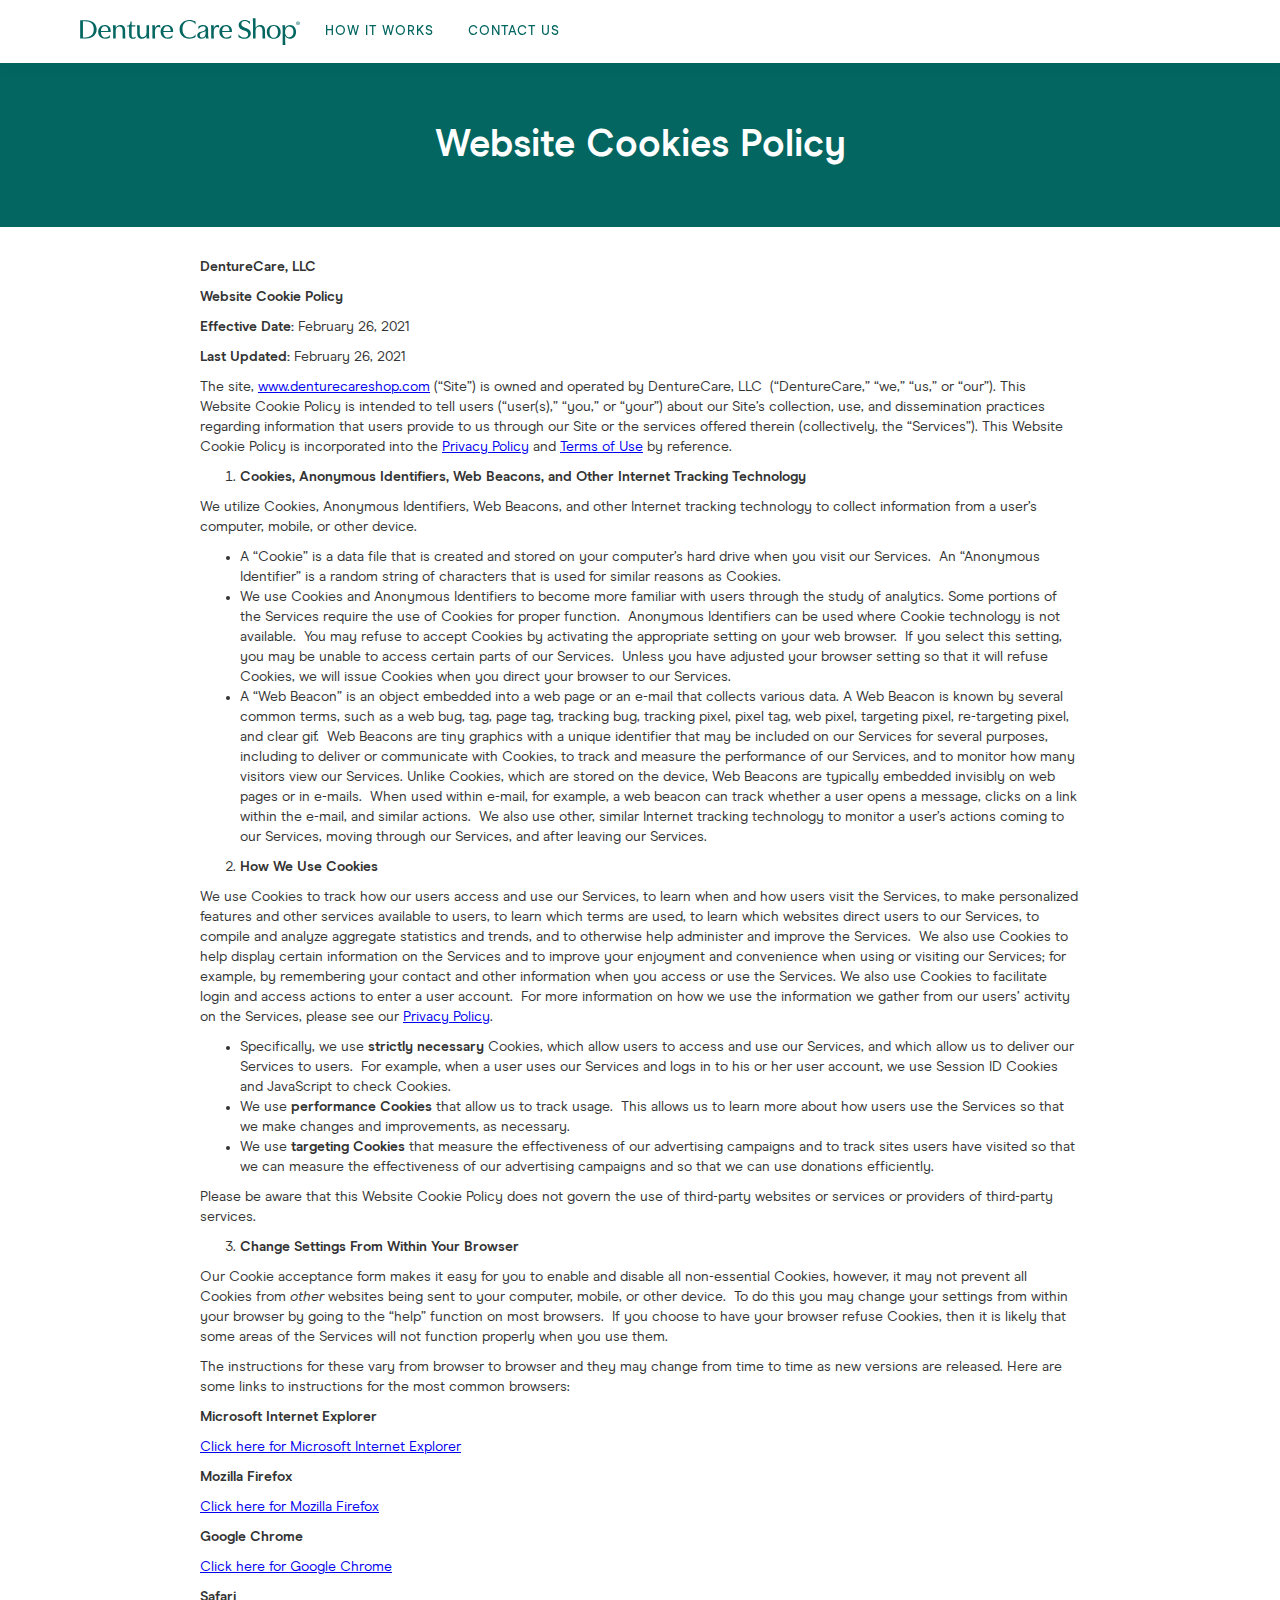
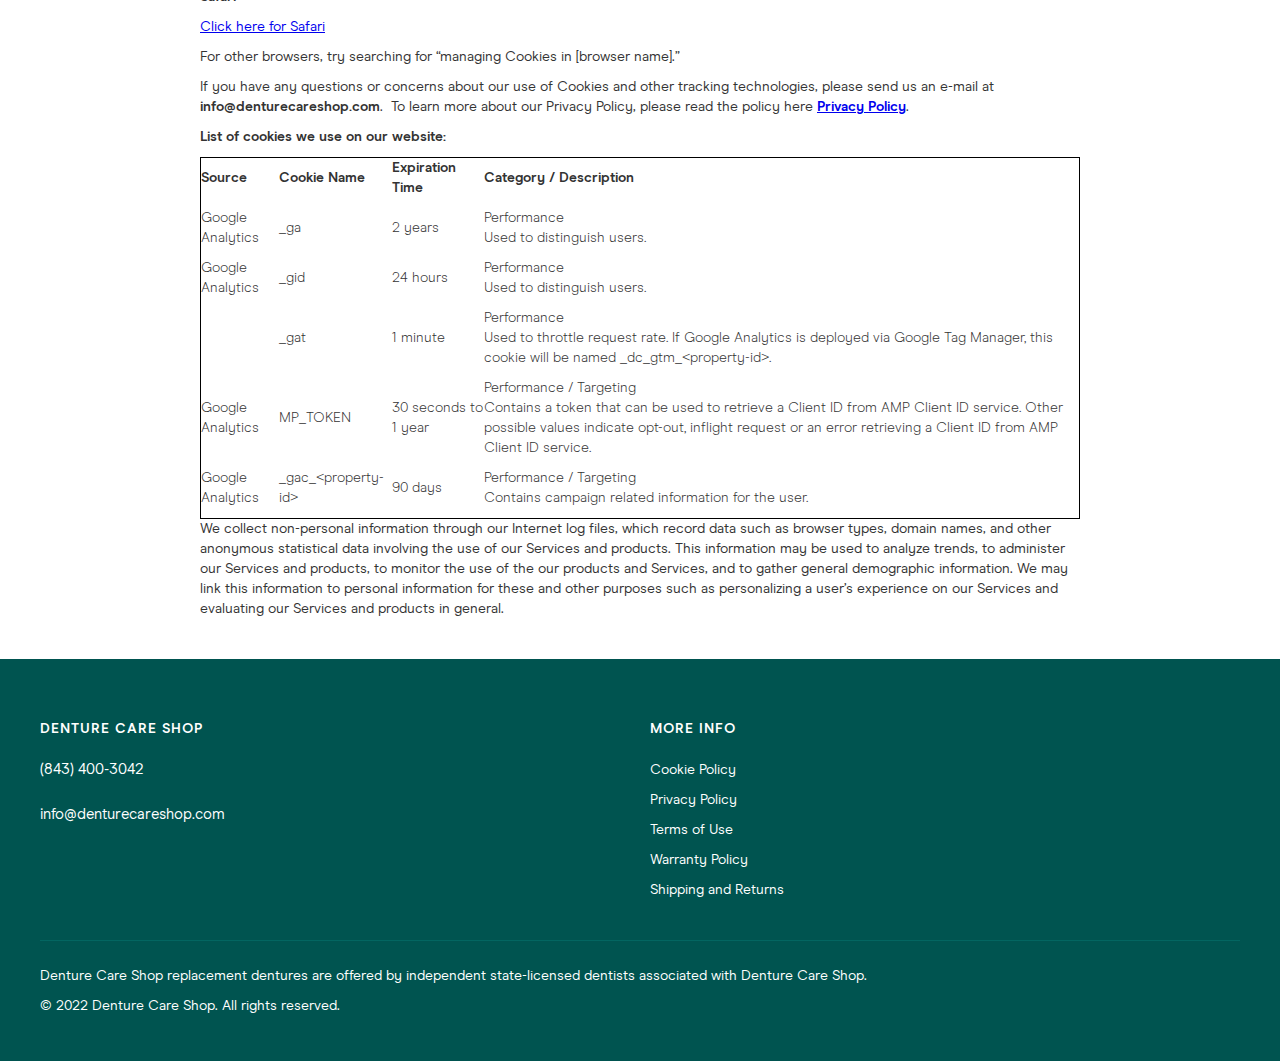
<file: cookies.html>
<!DOCTYPE html><!--  Last Published: Sat Jun 11 2022 02:56:32 GMT+0000 (Coordinated Universal Time)  -->
<html data-wf-page="6298e4921af5861bcef93d2c" data-wf-site="606b246e3013aa4a62103a99">
<head>
  <meta charset="utf-8">
  <title>Denture Care Shop | Cookies Policy</title>
  <meta content="Denture Care Shop uses your information to improve and customize your browsing experience searching for affordable and fast dentures starting at $199 per arch." name="description">
  <meta content="Denture Care Shop | Cookies Policy" property="og:title">
  <meta content="Denture Care Shop uses your information to improve and customize your browsing experience searching for affordable and fast dentures starting at $199 per arch." property="og:description">
  <meta content="Denture Care Shop | Cookies Policy" property="twitter:title">
  <meta content="Denture Care Shop uses your information to improve and customize your browsing experience searching for affordable and fast dentures starting at $199 per arch." property="twitter:description">
  <meta property="og:type" content="website">
  <meta content="summary_large_image" name="twitter:card">
  <meta content="width=device-width, initial-scale=1" name="viewport">
  <link href="css/normalize.css" rel="stylesheet" type="text/css">
  <link href="css/webflow.css" rel="stylesheet" type="text/css">
  <link href="css/dcs-42f884.webflow.css" rel="stylesheet" type="text/css">
  <!-- [if lt IE 9]><script src="https://cdnjs.cloudflare.com/ajax/libs/html5shiv/3.7.3/html5shiv.min.js" type="text/javascript"></script><![endif] -->
  <script type="text/javascript">
      ! function(o, c) {
        var n = c.documentElement,
          t = " w-mod-";
        n.className += t + "js", ("ontouchstart" in o || o.DocumentTouch && c instanceof DocumentTouch) && (n.className += t + "touch")
      }(window, document);
    </script>
  <link href="images/favicon.png" rel="shortcut icon" type="image/x-icon">
  <link href="images/webclip.png" rel="apple-touch-icon"> <!--  Google Tag Manager  -->
  <!--  Q2 Marketing     -->
  <script>
      (function(w, d, s, l, i) {
        w[l] = w[l] || [];
        w[l].push({
          'gtm.start': new Date().getTime(),
          event: 'gtm.js'
        });
        var f = d.getElementsByTagName(s)[0],
          j = d.createElement(s),
          dl = l != 'dataLayer' ? '&l=' + l : '';
        j.async = true;
        j.src =
          'https://www.googletagmanager.com/gtm.js?id=' + i + dl;
        f.parentNode.insertBefore(j, f);
      })(window, document, 'script', 'dataLayer', 'GTM-MKVX43T');
    </script>
  <!--  End Google Tag Manager  -->
  <meta name="keywords" content="affordable dentures, denture replacement, false teeth replacement, refit, delivery, repair, replication, fix, improvement, enhancement, reline, dentures near me, walk in denture repair, immediate dentures cost, dentures in a day, dentures in one day, cheap dentures, cheap false teeth">
</head>
<body class="body-2">
  <div data-collapse="medium" data-animation="default" data-duration="400" data-easing="ease" data-easing2="ease" role="banner" class="navbar w-nav">
    <div class="container-2 w-container">
      <div class="div-block-10">
        <a href="index.html" class="w-inline-block"><img loading="lazy" src="images/Wordmark-TM-Green.svg" alt="" class="image-10"></a>
      </div>
      <div class="div-block-10">
        <a href="index.html" class="w-inline-block"><img loading="lazy" src="images/logo_mobile.svg" alt="" class="image-11"></a>
      </div>
      <nav role="navigation" class="nav-menu w-nav-menu">
        <a href="/#how-it-works" class="nav-link w-nav-link">How IT WORKS</a>
        <a href="contact-us.html" class="nav-link w-nav-link">cONTACT US</a>
      </nav>
      <div class="div-block-88"></div>
      <a whenclicked="formOpen()" href="#" class="button mobile-button-fix w-button">Book Now</a>
      <div class="menu-button w-nav-button">
        <div class="w-icon-nav-menu"></div>
      </div>
    </div>
  </div>
  <div class="section-10 wf-section">
    <div class="container-20 w-container">
      <h1 class="heading-11">Website Cookies Policy<br></h1>
    </div>
  </div>
  <div class="wf-section">
    <div class="container-21 w-container">
      <div class="w-richtext">
        <p><strong>DentureCare, LLC</strong></p>
        <p><strong>Website Cookie Policy</strong></p>
        <p> </p>
        <p><strong>Effective Date: </strong>February 26, 2021</p>
        <p><strong>Last Updated:</strong> February 26, 2021</p>
        <p> </p>
        <p>The site, <a href="http://www.denturecareshop.com/">www.denturecareshop.com</a> (“Site”) is owned and operated by DentureCare, LLC  (“DentureCare,” “we,” “us,” or “our”). This Website Cookie Policy is intended to tell users (“user(s),” “you,” or “your”) about our Site’s collection, use, and dissemination practices regarding information that users provide to us through our Site or the services offered therein (collectively, the “Services”). This Website Cookie Policy is incorporated into the <a href="https://www.denturecareshop.com/privacypolicy">Privacy Policy</a> and <a href="https://www.denturecareshop.com/terms">Terms of Use</a> by reference. </p>
        <p> </p>
        <ol role="list">
          <li><strong>Cookies, Anonymous Identifiers, Web Beacons, and Other Internet Tracking Technology</strong></li>
        </ol>
        <p> </p>
        <p>We utilize Cookies, Anonymous Identifiers, Web Beacons, and other Internet tracking technology to collect information from a user’s computer, mobile, or other device. </p>
        <ul role="list">
          <li>A “Cookie” is a data file that is created and stored on your computer’s hard drive when you visit our Services.  An “Anonymous Identifier” is a random string of characters that is used for similar reasons as Cookies. </li>
          <li>We use Cookies and Anonymous Identifiers to become more familiar with users through the study of analytics. Some portions of the Services require the use of Cookies for proper function.  Anonymous Identifiers can be used where Cookie technology is not available.  You may refuse to accept Cookies by activating the appropriate setting on your web browser.  If you select this setting, you may be unable to access certain parts of our Services.  Unless you have adjusted your browser setting so that it will refuse Cookies, we will issue Cookies when you direct your browser to our Services. </li>
          <li>A “Web Beacon” is an object embedded into a web page or an e-mail that collects various data. A Web Beacon is known by several common terms, such as a web bug, tag, page tag, tracking bug, tracking pixel, pixel tag, web pixel, targeting pixel, re-targeting pixel, and clear gif.  Web Beacons are tiny graphics with a unique identifier that may be included on our Services for several purposes, including to deliver or communicate with Cookies, to track and measure the performance of our Services, and to monitor how many visitors view our Services. Unlike Cookies, which are stored on the device, Web Beacons are typically embedded invisibly on web pages or in e-mails.  When used within e-mail, for example, a web beacon can track whether a user opens a message, clicks on a link within the e-mail, and similar actions.  We also use other, similar Internet tracking technology to monitor a user’s actions coming to our Services, moving through our Services, and after leaving our Services.</li>
        </ul>
        <p> </p>
        <ol start="2" role="list">
          <li><strong>How We Use Cookies</strong></li>
        </ol>
        <p> </p>
        <p>We use Cookies to track how our users access and use our Services, to learn when and how users visit the Services, to make personalized features and other services available to users, to learn which terms are used, to learn which websites direct users to our Services, to compile and analyze aggregate statistics and trends, and to otherwise help administer and improve the Services.  We also use Cookies to help display certain information on the Services and to improve your enjoyment and convenience when using or visiting our Services; for example, by remembering your contact and other information when you access or use the Services. We also use Cookies to facilitate login and access actions to enter a user account.  For more information on how we use the information we gather from our users’ activity on the Services, please see our <a href="https://www.denturecareshop.com/privacypolicy">Privacy Policy</a>.</p>
        <ul role="list">
          <li>Specifically, we use <strong>strictly necessary</strong> Cookies, which allow users to access and use our Services, and which allow us to deliver our Services to users.  For example, when a user uses our Services and logs in to his or her user account, we use Session ID Cookies and JavaScript to check Cookies.  </li>
          <li>We use <strong>performance Cookies</strong> that allow us to track usage.  This allows us to learn more about how users use the Services so that we make changes and improvements, as necessary.</li>
          <li>We use <strong>targeting Cookies</strong> that measure the effectiveness of our advertising campaigns and to track sites users have visited so that we can measure the effectiveness of our advertising campaigns and so that we can use donations efficiently.</li>
        </ul>
        <p> </p>
        <p>Please be aware that this Website Cookie Policy does not govern the use of third-party websites or services or providers of third-party services.</p>
        <p> </p>
        <ol start="3" role="list">
          <li><strong>Change Settings From Within Your Browser</strong></li>
        </ol>
        <p> </p>
        <p>Our Cookie acceptance form makes it easy for you to enable and disable all non-essential Cookies, however, it may not prevent all Cookies from <em>other</em> websites being sent to your computer, mobile, or other device.  To do this you may change your settings from within your browser by going to the “help” function on most browsers.  If you choose to have your browser refuse Cookies, then it is likely that some areas of the Services will not function properly when you use them.</p>
        <p> </p>
        <p>The instructions for these vary from browser to browser and they may change from time to time as new versions are released. Here are some links to instructions for the most common browsers:</p>
        <p> </p>
        <p><strong>Microsoft Internet Explorer</strong></p>
        <p>
          <a href="https://support.microsoft.com/es-es/help/17442/windows-internet-explorer-delete-manage-cookies">Click here for Microsoft Internet Explorer</a>
        </p>
        <p> </p>
        <p><strong>Mozilla Firefox</strong></p>
        <p>
          <a href="https://support.mozilla.org/en-US/kb/enable-and-disable-cookies-website-preferences">Click here for Mozilla Firefox</a>
        </p>
        <p> </p>
        <p><strong>Google Chrome</strong></p>
        <p>
          <a href="https://support.google.com/chrome/answer/95647?hl=en">Click here for Google Chrome</a>
        </p>
        <p> </p>
        <p><strong>Safari</strong></p>
        <p>
          <a href="https://support.apple.com/en-gb/safari">Click here for Safari</a>
        </p>
        <p> </p>
        <p>For other browsers, try searching for “managing Cookies in [browser name].”</p>
        <p> </p>
        <p>If you have any questions or concerns about our use of Cookies and other tracking technologies, please send us an e-mail at <strong>info@denturecareshop.com</strong>.  To learn more about our Privacy Policy, please read the policy here <a href="https://www.denturecareshop.com/privacypolicy"><strong>Privacy Policy</strong></a>.</p>
        <p><strong>List of cookies we use on our website:</strong><br></p>
      </div>
      <div class="w-embed">
        <style>
            table {
              border: 1px solid black;
              border-collapse: collapse;
              padding: 5px;
            }
          </style>
        <table>
          <tbody>
            <tr>
              <td>
                <p><strong>Source</strong></p>
              </td>
              <td>
                <p><strong>Cookie Name</strong></p>
              </td>
              <td>
                <p><strong>Expiration Time</strong></p>
              </td>
              <td>
                <p><strong>Category / Description</strong></p>
              </td>
            </tr>
            <tr>
              <td>
                <p><span style="font-weight: 200;">Google Analytics</span></p>
              </td>
              <td>
                <p><span style="font-weight: 200;">_ga</span></p>
              </td>
              <td>
                <p><span style="font-weight: 200;">2 years</span></p>
              </td>
              <td>
                <p><span style="font-weight: 200;">Performance</span><span style="font-weight: 200;"><br></span><span style="font-weight: 200;">Used to distinguish users.</span></p>
              </td>
            </tr>
            <tr>
              <td>
                <p><span style="font-weight: 200;">Google Analytics</span></p>
              </td>
              <td>
                <p><span style="font-weight: 200;">_gid</span></p>
              </td>
              <td>
                <p><span style="font-weight: 200;">24 hours</span></p>
              </td>
              <td>
                <p><span style="font-weight: 200;">Performance</span><span style="font-weight: 200;"><br></span><span style="font-weight: 200;">Used to distinguish users.</span></p>
              </td>
            </tr>
            <tr>
              <td>&nbsp;</td>
              <td>
                <p><span style="font-weight: 200;">_gat</span></p>
              </td>
              <td>
                <p><span style="font-weight: 200;">1 minute</span></p>
              </td>
              <td>
                <p><span style="font-weight: 200;">Performance</span><span style="font-weight: 200;"><br></span><span style="font-weight: 200;">Used to throttle request rate. If Google Analytics is deployed via Google Tag Manager, this cookie will be named _dc_gtm_&lt;property-id&gt;.</span></p>
              </td>
            </tr>
            <tr>
              <td>
                <p><span style="font-weight: 200;">Google Analytics</span></p>
              </td>
              <td>
                <p><span style="font-weight: 200;">MP_TOKEN</span></p>
              </td>
              <td>
                <p><span style="font-weight: 200;">30 seconds to 1 year</span></p>
              </td>
              <td>
                <p><span style="font-weight: 200;">Performance / Targeting </span><span style="font-weight: 200;"><br></span><span style="font-weight: 200;">Contains a token that can be used to retrieve a Client ID from AMP Client ID service. Other possible values indicate opt-out, inflight request or an error retrieving a Client ID from AMP Client ID service.</span></p>
              </td>
            </tr>
            <tr>
              <td>
                <p><span style="font-weight: 200;">Google Analytics</span></p>
              </td>
              <td>
                <p><span style="font-weight: 200;">_gac_&lt;property-id&gt;</span></p>
              </td>
              <td>
                <p><span style="font-weight: 200;">90 days</span></p>
              </td>
              <td>
                <p><span style="font-weight: 200;">Performance / Targeting</span><span style="font-weight: 200;"><br></span><span style="font-weight: 200;">Contains campaign related information for the user.</span></p>
              </td>
            </tr>
          </tbody>
        </table>
      </div>
      <div class="w-richtext">
        <p>We collect non-personal information through our Internet log files, which record data such as browser types, domain names, and other anonymous statistical data involving the use of our Services and products. This information may be used to analyze trends, to administer our Services and products, to monitor the use of the our products and Services, and to gather general demographic information. We may link this information to personal information for these and other purposes such as personalizing a user’s experience on our Services and evaluating our Services and products in general.<br></p>
      </div>
    </div>
  </div>
  <footer id="footer" class="footer wf-section">
    <div class="container-17 w-container">
      <div class="columns-3 w-row">
        <div class="footer-column w-col w-col-6">
          <h2 class="footer-heading">denture care shop</h2>
          <ul role="list" class="w-list-unstyled">
            <li class="footer-hours-text spacer">
              <a href="tel:8434003042" class="footer-link">(843) 400-3042</a>
            </li>
            <li class="footer-hours-text spacer">
              <a href="mailto:info@denturecareshop.com" class="footer-link">info@denturecareshop.com</a>
            </li>
          </ul>
        </div>
        <div class="footer-column w-col w-col-6">
          <h2 class="footer-heading">More info</h2>
          <ul role="list" class="w-list-unstyled">
            <li>
              <a href="cookies.html" aria-current="page" class="footer-link w--current">Cookie Policy</a>
            </li>
            <li>
              <a href="privacy-policy.html" class="footer-link">Privacy Policy</a>
            </li>
            <li>
              <a href="terms-of-use.html" class="footer-link">Terms of Use</a>
            </li>
            <li>
              <a href="returns.html" class="footer-link">Warranty Policy</a>
            </li>
            <li>
              <a href="shipping-returns.html" class="footer-link">Shipping and Returns</a>
            </li>
          </ul>
        </div>
      </div>
    </div>
    <div class="container-16 w-container">
      <div class="div-block-14"></div>
      <div class="text-block-7">Denture Care Shop replacement dentures are offered by independent state-licensed dentists associated with Denture Care Shop.<br>© 2022 Denture Care Shop. All rights reserved.<br></div>
    </div>
  </footer>
  <script src="https://d3e54v103j8qbb.cloudfront.net/js/jquery-3.5.1.min.dc5e7f18c8.js?site=606b246e3013aa4a62103a99" type="text/javascript" integrity="sha256-9/aliU8dGd2tb6OSsuzixeV4y/faTqgFtohetphbbj0=" crossorigin="anonymous"></script>
  <script src="js/webflow.js" type="text/javascript"></script>
  <!-- [if lte IE 9]><script src="https://cdnjs.cloudflare.com/ajax/libs/placeholders/3.0.2/placeholders.min.js"></script><![endif] -->
  <!--  Google Tag Manager (noscript)  -->
  <!--  Q2 Marketing  -->
  <noscript><iframe src="https://www.googletagmanager.com/ns.html?id=GTM-MKVX43T" height="0" width="0" style="display:none;visibility:hidden"></iframe></noscript>
  <!--  End Google Tag Manager (noscript)  -->
  <script>
      window.onload = function() {
        var anchors = document.getElementsByTagName('*');
        for (var i = 0; i < anchors.length; i++) {
          var anchor = anchors[i];
          anchor.onclick = function() {
            code = this.getAttribute('whenClicked');
            eval(code);
          }
        }
      }
    </script>
  <div id="formContainer" class="form-container" style="display: none;">
    <div class="form">
      <img class="close-button" whenclicked="formClose()" src="images/close_1.svg">
      <div class="form-padding">
        <div id="formContent">
          <h2>What type of dentures do you need?</h2>
          <p>Choose as many as you like</p>
          <div class="items">
            <div whenclicked="formButtonClick(this, true, false)">Full upper and/or lower dentures</div>
            <div whenclicked="formButtonClick(this, false, true)">Partial upper and/or lower dentures</div>
            <div whenclicked="formButtonClick(this, false, false)">Snap in upper and/or lower dentures</div>
          </div>
          <button id="formNext" style="visibility: hidden;" whenclicked="formNext()">Next</button>
        </div>
        <div id="formButtons" style="display: none;">
          <a id="calendlyButton" whenclicked="dataLayer.push({'event': 'openCalendly'})" href="https://calendly.com/denturecareshop" target="_blank" style="display: inline-block;">Schedule Online</a>
          <p style="margin-top: 10px; margin-bottom: 0;">OR</p>
          <a href="tel:+18434003042" style="display: inline-block;">Call (843) 400-3042</a>
        </div>
      </div>
    </div>
  </div>
  <style>
      .nav-link:after {
        bottom: 0;
        content: "";
        display: block;
        height: 4px;
        left: 50%;
        position: absolute;
        background: #B87CB1;
        transition: width 0.3s ease 0s, left 0.3s ease 0s;
        width: 0;
      }
      .nav-link:hover:after,
      .nav-link.w--current:after {
        width: 100%;
        left: 0;
      }
      .form-container {
        position: fixed;
        top: 0;
        left: 0;
        width: 100%;
        height: 100%;
        background-color: rgba(0, 0, 0, 0.8);
        z-index: 1001;
        display: flex;
        justify-content: flex-end;
      }
      .form-container .form {
        background-color: #036661;
        color: #fff;
        width: 800px;
        height: 100%;
        display: flex;
        align-items: center;
        position: relative;
      }
      .form-container .form .close-button {
        width: 42px;
        height: 42px;
        cursor: pointer;
        position: absolute;
        top: 10px;
        right: 10px;
      }
      .form-container .form .form-padding {
        padding: 0 80px;
      }
      @media only screen and (max-width: 580px) {
        .form-container .form .form-padding {
          padding: 0 12px;
        }
      }
      .form-container .form .form-padding h2 {
        font-size: 24px;
        font-weight: 300;
        line-height: 1.5;
      }
      .form-container .form .form-padding p {
        margin-top: 32px;
        margin-bottom: 16px;
        font-size: 14px;
      }
      .form-container .form .form-padding .items>div {
        box-sizing: border-box;
        user-select: none;
        cursor: pointer;
        width: 100%;
        box-shadow: rgba(255, 255, 255, 0.6) 0px 0px 0px 1px inset;
        padding: 12px;
        background-color: rgba(255, 255, 255, 0.1);
        border-radius: 4px;
        font-size: 18px;
        margin-bottom: 8px;
      }
      @media only screen and (min-width: 580px) {
        .form-container .form .form-padding .items>div {
          width: 400px;
        }
      }
      .form-container .form .form-padding .items>div:hover {
        background-color: rgba(255, 255, 255, 0.3);
      }
      .form-container .form .form-padding .items>div.active {
        box-shadow: rgb(255, 255, 255) 0px 0px 0px 4px inset;
      }
      .form-container .form .form-padding button,
      .form-container .form .form-padding a {
        text-decoration: none;
        user-select: none;
        margin-top: 8px;
        position: relative;
        display: inline-block;
        font-family: inherit;
        font-weight: 400;
        cursor: pointer;
        transition-duration: 0.1s;
        transition-property: background-color, color, border-color, opacity, box-shadow;
        transition-timing-function: ease-out;
        outline: currentcolor none medium;
        border: 1px solid transparent;
        box-shadow: rgba(0, 0, 0, 0.1) 0px 3px 12px 0px;
        padding: 10px 14px;
        background-color: #e8f3f5;
        color: #438d9b;
        border-radius: 4px;
        font-size: 18px;
      }
      .form-container .form .form-padding button:active,
      .form-container .form .form-padding a:active {
        background-color: #d1dbdd;
      }
    </style>
  <script type="text/javascript">
      let selectedItems = 0;
      let hasFullDentures = false;
      let hasPartialDentures = false;
      function formButtonClick(el, fullDentures, partialDentures) {
        const activating = el.getAttribute('class') !== 'active'
        el.setAttribute('class', activating ? 'active' : '')
        if (fullDentures) hasFullDentures = activating
        if (partialDentures) hasPartialDentures = activating
        selectedItems += activating ? 1 : -1
        const button = document.getElementById('formNext')
        if (selectedItems > 0) button.setAttribute('style', '')
        else button.setAttribute('style', 'visibility: hidden;')
      }
      function formNext() {
        const content = document.getElementById('formContent')
        if (hasFullDentures || hasPartialDentures) {
          content.innerHTML = `<h2>Congrats, you're a perfect fit! Get started by scheduling an appointment.</h2>`
          document.getElementById('formButtons').setAttribute('style', '')
          /*    } else if (hasPartialDentures) {
                const button = document.getElementById('calendlyButton')
                button.innerText = 'Fill Online Form'
                button.href = 'https://forms.gle/3fZK84o1QEAWHKg68'
                content.innerHTML = `<h2>Congrats, you're a perfect fit! Get started by filling out a short online form so that we can schedule an appointment.</h2>`
                document.getElementById('formButtons').setAttribute('style', '')
          */
        } else {
          content.innerHTML = `
        <h2>Sorry, we're still working on making snap-in dentures perfect. Check back soon!</h2>
        <button onClick="formClose()">Close</button>
      `
        }
      }
      function formOpen() {
        document.getElementById('formContainer').setAttribute('style', '')
        dataLayer.push({
          'event': 'formOpen'
        })
      }
      function formClose() {
        document.getElementById('formContainer').setAttribute('style', 'display: none;')
      }
    </script>
  <script type="text/javascript">
      ! function(a, b) {
        "use strict";
        function c(a, b) {
          for (var c in b) b.hasOwnProperty(c) && (a[c] = b[c]);
          return a
        }
        function d() {
          "function" == typeof b && b.fn.extend({
            ReplaceMe: function(a) {
              return this.each(function() {
                new e(this, a)
              })
            }
          })
        }
        function e(a, b) {
          var d = {
            animation: "animated fadeIn",
            speed: 2e3,
            separator: ",",
            hoverStop: !1,
            clickChange: !1,
            loopCount: "infinite",
            autoRun: !0,
            onInit: !1,
            onChange: !1,
            onComplete: !1
          };
          if ("object" == typeof b ? this.options = c(d, b) : this.options = d, "undefined" == typeof a) throw new Error('ReplaceMe [constructor]: "element" parameter is required');
          if ("object" == typeof a) this.element = a;
          else {
            if ("string" != typeof a) throw new Error('ReplaceMe [constructor]: wrong "element" parameter');
            this.element = document.querySelector(a)
          }
          this.init()
        }
        e.prototype.init = function() {
          "function" == typeof this.options.onInit && this.options.onInit(), this.words = this.escapeHTML(this.element.innerHTML).split(this.options.separator), this.count = this.words.length, this.position = this.loopCount = 0, this.running = !1, this.bindAll(), this.options.autoRun === !0 && this.start()
        }, e.prototype.bindAll = function() {
          this.options.hoverStop === !0 && (this.element.addEventListener("mouseover", this.pause.bind(this)), this.element.addEventListener("mouseout", this.start.bind(this))), this.options.clickChange === !0 && this.element.addEventListener("click", this.change.bind(this))
        }, e.prototype.changeAnimation = function() {
          this.change(), this.loop = setTimeout(this.changeAnimation.bind(this), this.options.speed)
        }, e.prototype.start = function() {
          this.running !== !0 && (this.running = !0, this.changeWord(this.words[this.position]), this.position++), this.loop = setTimeout(this.changeAnimation.bind(this), this.options.speed)
        }, e.prototype.change = function() {
          return this.position > this.count - 1 && (this.position = 0, this.loopCount++, this.loopCount >= this.options.loopCount) ? void this.stop() : (this.changeWord(this.words[this.position]), this.position++, void("function" == typeof this.options.onChange && this.options.onChange()))
        }, e.prototype.stop = function() {
          this.running = !1, this.position = this.loopCount = 0, this.pause(), "function" == typeof this.options.onComplete && this.options.onComplete()
        }, e.prototype.pause = function() {
          clearTimeout(this.loop)
        }, e.prototype.changeWord = function(a) {
          this.element.innerHTML = '<span class="' + this.options.animation + '" style="display:inline-block;">' + a + "</span>"
        }, e.prototype.escapeHTML = function(a) {
          var b = /<\/?\w+\s*[^>]*>/g;
          return b.test(a) === !0 ? a.replace(b, "") : a
        }, a.ReplaceMe = e, d()
      }(window, window.jQuery);
    </script>
  <script type="text/javascript">
      ;
      (() => {
        const html = `<div id="videoPlayer" class="videoPlayerPosition">
          <div class="videoPlayerHolder">
              <div><img style="width: 42px; height: 42px; background-color: #036661;" id="videoClose" src="/static/img/close.svg"/></div>
              <iframe style="max-width: 90vw; max-height: 70vh;" width="840" height="630" src="https://www.youtube-nocookie.com/embed/4Pr7ZqAo-eo?autoplay=1&rel=0" frameborder="0" allow="accelerometer; autoplay; clipboard-write; encrypted-media; gyroscope; picture-in-picture;" allowfullscreen></iframe>
          </div>
      </div>`
        document.querySelector(".video-overlay__content").addEventListener("click", () => {
          document.querySelector("#videoModalContainer").innerHTML += html
          document.querySelector("#videoClose").addEventListener("click", () => {
            const elem = document.querySelector("#videoPlayer")
            elem.parentElement.removeChild(elem)
          })
        })
      })()
    </script>
  <script type="text/javascript">
      var replace = new ReplaceMe(document.querySelector('.replace-me'), {
        animation: 'fadeIn ease',
        speed: 3000,
        separator: ',',
        hoverStop: false,
        clickChange: false,
        loopCount: 'infinite',
        autoRun: true,
        onInit: false,
        onChange: false,
        onComplete: false
      });
    </script>
</body>
</html>
</file>
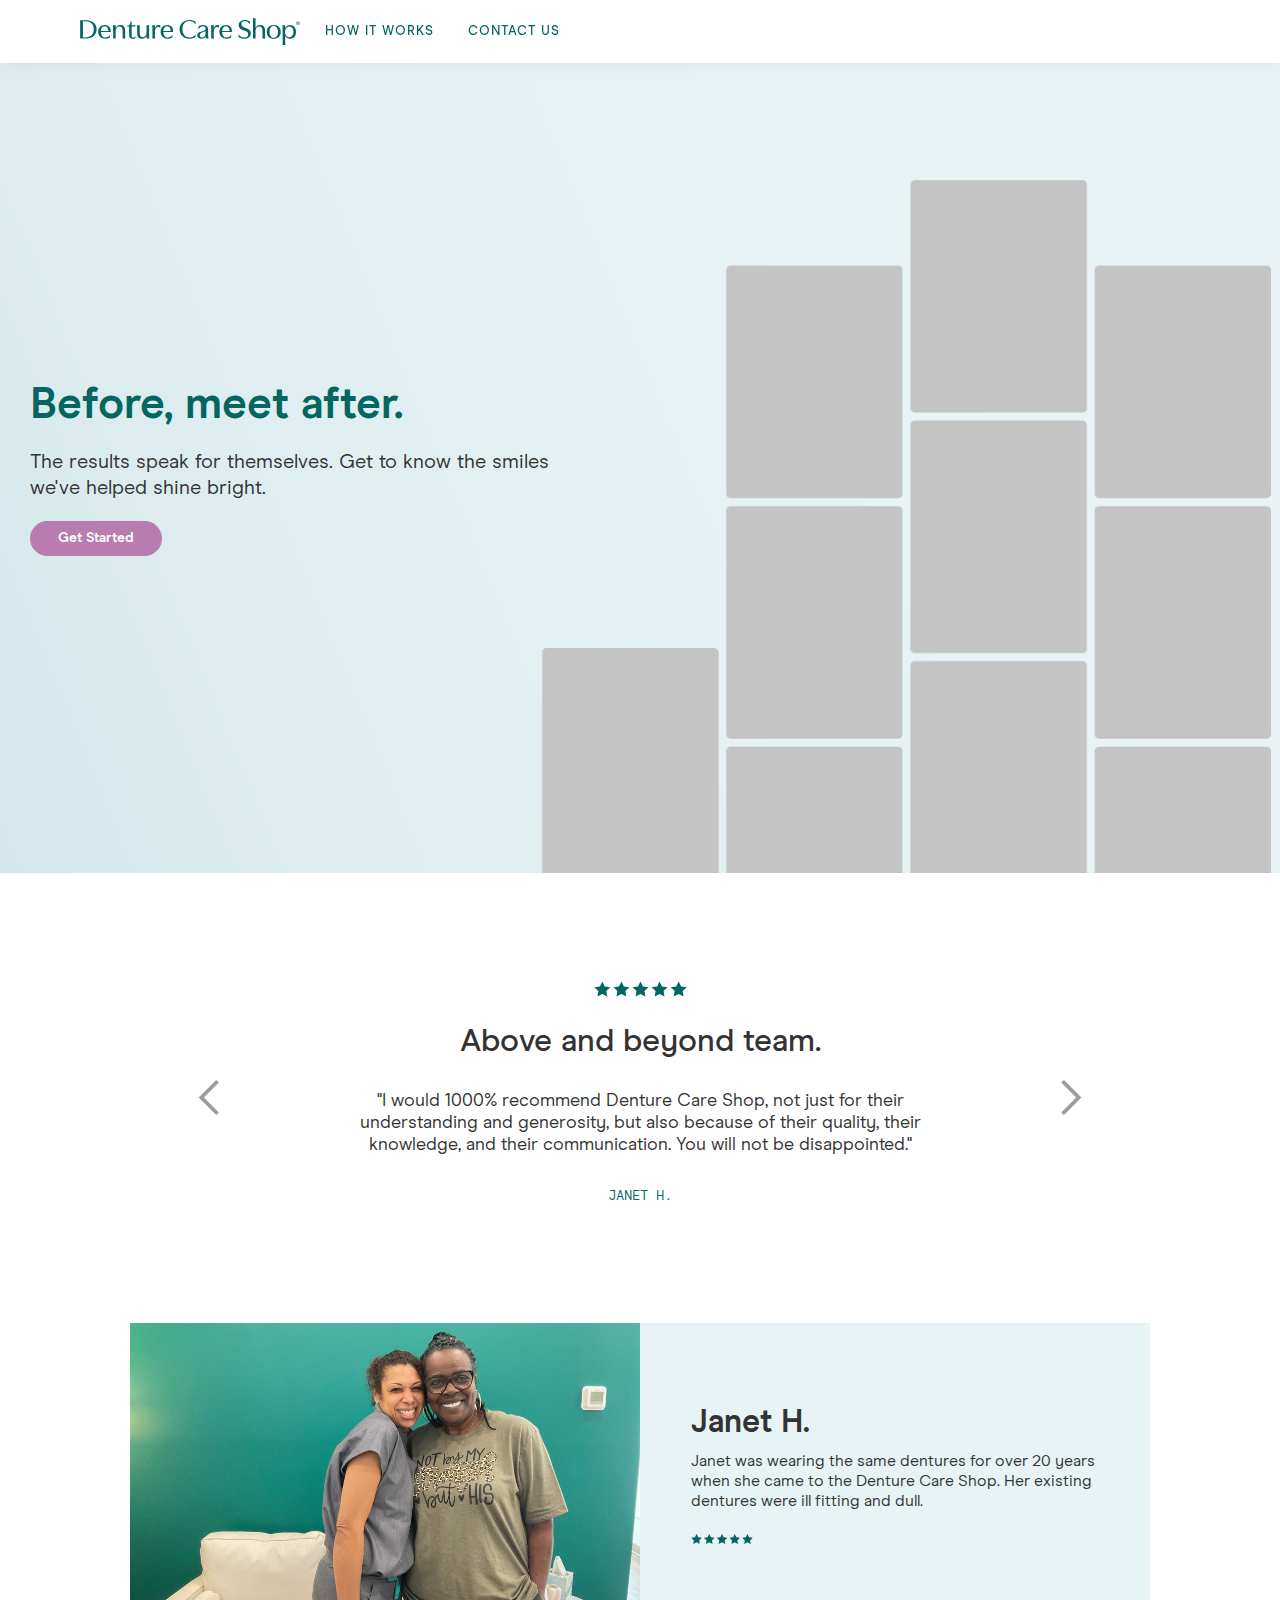
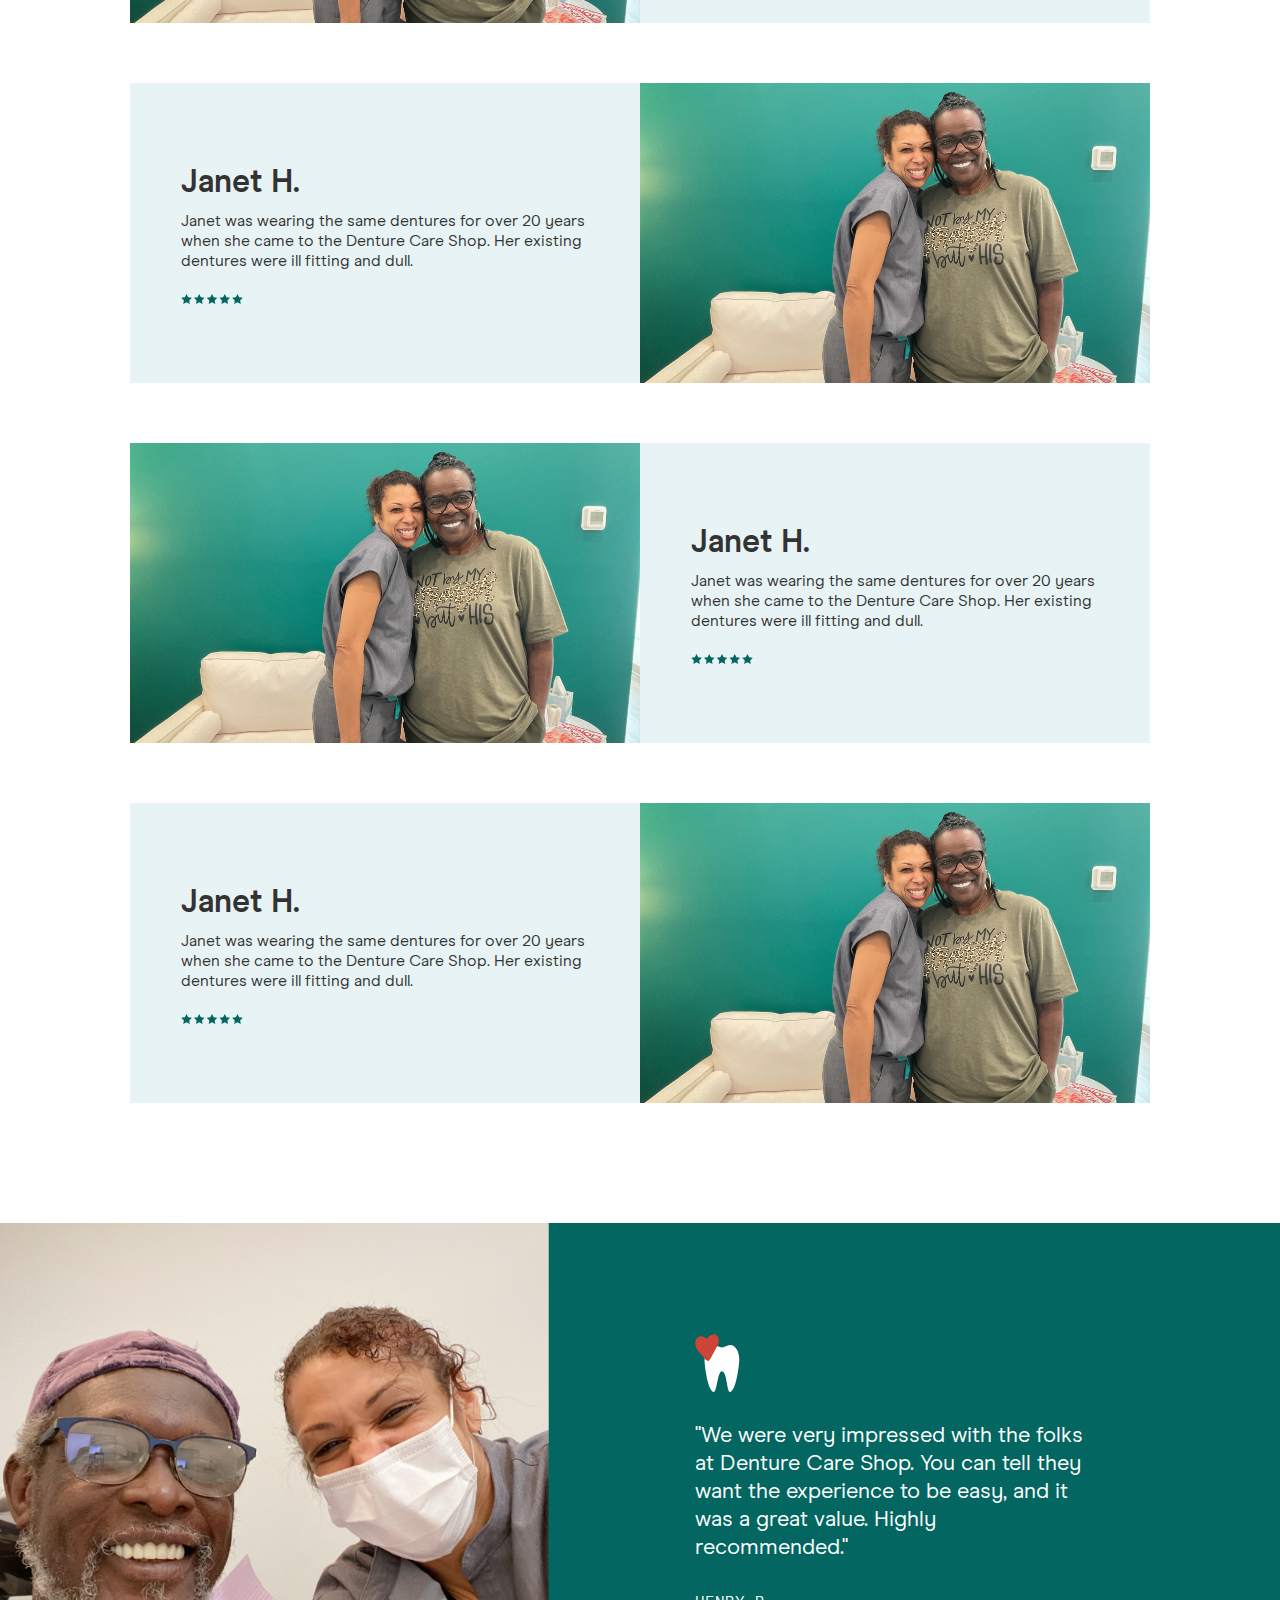
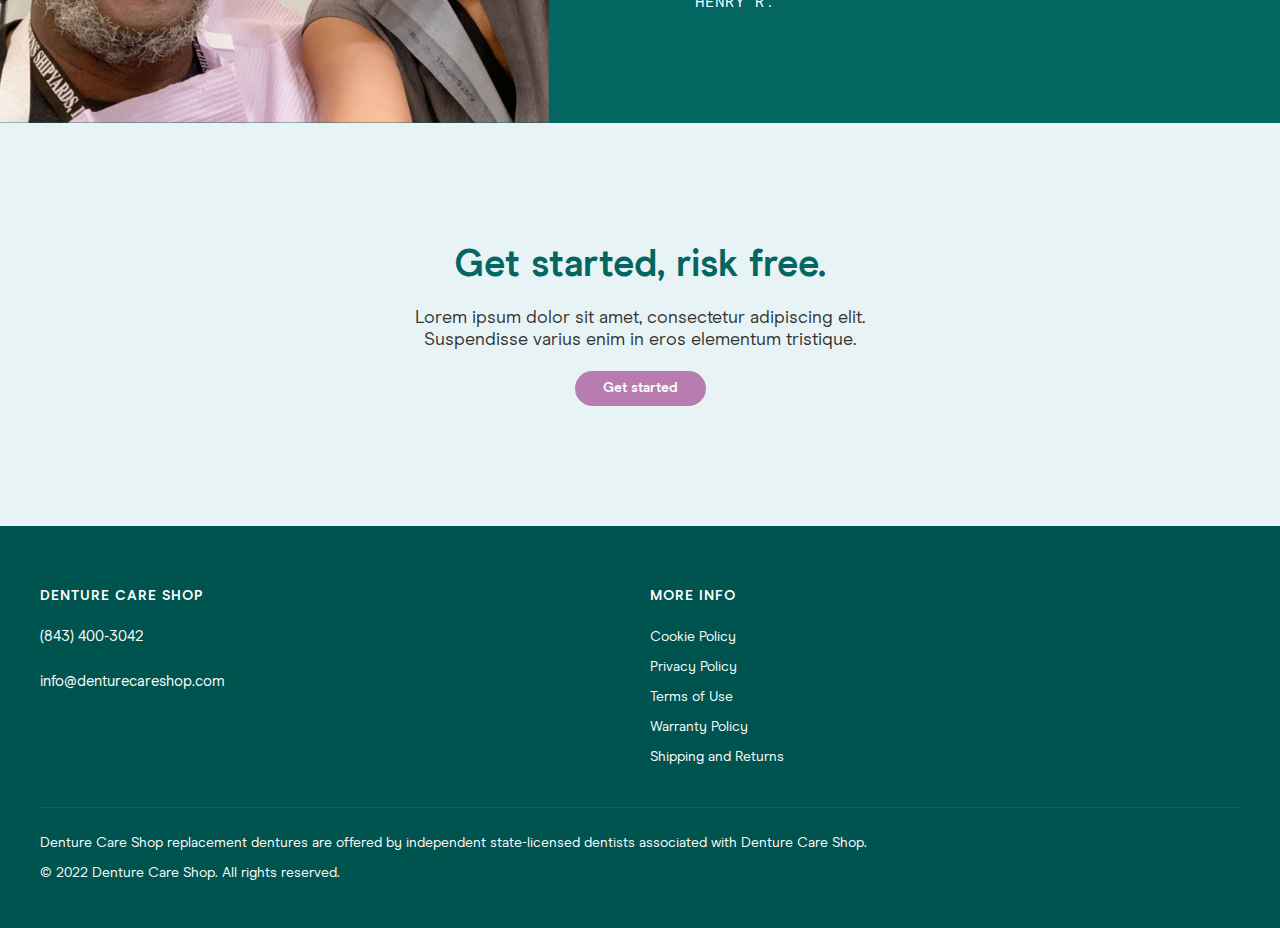
<file: customers.html>
<!DOCTYPE html><!--  Last Published: Sat Jun 11 2022 02:56:32 GMT+0000 (Coordinated Universal Time)  -->
<html data-wf-page="6298e4921af586a088f93d2d" data-wf-site="606b246e3013aa4a62103a99">
<head>
  <meta charset="utf-8">
  <title>Customers</title>
  <meta content="Customers" property="og:title">
  <meta content="Customers" property="twitter:title">
  <meta content="width=device-width, initial-scale=1" name="viewport">
  <link href="css/normalize.css" rel="stylesheet" type="text/css">
  <link href="css/webflow.css" rel="stylesheet" type="text/css">
  <link href="css/dcs-42f884.webflow.css" rel="stylesheet" type="text/css">
  <!-- [if lt IE 9]><script src="https://cdnjs.cloudflare.com/ajax/libs/html5shiv/3.7.3/html5shiv.min.js" type="text/javascript"></script><![endif] -->
  <script type="text/javascript">
      ! function(o, c) {
        var n = c.documentElement,
          t = " w-mod-";
        n.className += t + "js", ("ontouchstart" in o || o.DocumentTouch && c instanceof DocumentTouch) && (n.className += t + "touch")
      }(window, document);
    </script>
  <link href="images/favicon.png" rel="shortcut icon" type="image/x-icon">
  <link href="images/webclip.png" rel="apple-touch-icon"> <!--  Google Tag Manager  -->
  <!--  Q2 Marketing     -->
  <script>
      (function(w, d, s, l, i) {
        w[l] = w[l] || [];
        w[l].push({
          'gtm.start': new Date().getTime(),
          event: 'gtm.js'
        });
        var f = d.getElementsByTagName(s)[0],
          j = d.createElement(s),
          dl = l != 'dataLayer' ? '&l=' + l : '';
        j.async = true;
        j.src =
          'https://www.googletagmanager.com/gtm.js?id=' + i + dl;
        f.parentNode.insertBefore(j, f);
      })(window, document, 'script', 'dataLayer', 'GTM-MKVX43T');
    </script>
  <!--  End Google Tag Manager  -->
</head>
<body class="body">
  <div data-collapse="medium" data-animation="default" data-duration="400" data-easing="ease" data-easing2="ease" role="banner" class="navbar w-nav">
    <div class="container-2 w-container">
      <div class="div-block-10">
        <a href="index.html" class="w-inline-block"><img loading="lazy" src="images/Wordmark-TM-Green.svg" alt="" class="image-10"></a>
      </div>
      <div class="div-block-10">
        <a href="index.html" class="w-inline-block"><img loading="lazy" src="images/logo_mobile.svg" alt="" class="image-11"></a>
      </div>
      <nav role="navigation" class="nav-menu w-nav-menu">
        <a href="/#how-it-works" class="nav-link w-nav-link">How IT WORKS</a>
        <a href="contact-us.html" class="nav-link w-nav-link">cONTACT US</a>
      </nav>
      <div class="div-block-88"></div>
      <a whenclicked="formOpen()" href="#" class="button mobile-button-fix w-button">Book Now</a>
      <div class="menu-button w-nav-button">
        <div class="w-icon-nav-menu"></div>
      </div>
    </div>
  </div>
  <div class="section-43 wf-section">
    <div class="container-44 w-container">
      <div class="div-block-80">
        <h1 class="heading-47">Before, meet after.</h1>
        <p class="paragraph-67">The results speak for themselves. Get to know the smiles we&#x27;ve helped shine bright.</p>
        <a href="#" class="button w-button">Get Started</a>
      </div>
    </div>
  </div>
  <div class="section-44 wf-section">
    <div class="w-container">
      <div data-delay="4000" data-animation="slide" class="slider-3 w-slider" data-autoplay="false" data-easing="ease" data-hide-arrows="false" data-disable-swipe="false" data-autoplay-limit="0" data-nav-spacing="3" data-duration="500" data-infinite="true">
        <div class="w-slider-mask">
          <div class="w-slide">
            <div class="div-block-78">
              <div class="div-block-79">
                <div class="html-embed stars-adjust customer w-embed"><svg height="18" viewbox="0 0 62 12" fill="#036661" xmlns="http://www.w3.org/2000/svg">
                    <path d="M40.4409 11.058L43.7269 9.33002L47.0139 11.058L46.3859 7.39801L49.0449 4.80602L45.3709 4.27201L43.7269 0.942017L42.0839 4.27201L38.4089 4.80602L41.0679 7.39801L40.4409 11.058Z" fill="#036661"></path>
                    <path d="M56.455 0.942017L54.811 4.27201L51.137 4.80602L53.796 7.39801L53.168 11.058L56.455 9.33002L59.741 11.058L59.114 7.39801L61.773 4.80602L58.098 4.27201L56.455 0.942017Z" fill="#036661"></path>
                    <path d="M2.25905 11.058L5.54505 9.33002L8.83205 11.058L8.20405 7.39801L10.8631 4.80602L7.18905 4.27201L5.54505 0.942017L3.90205 4.27201L0.227051 4.80602L2.88605 7.39801L2.25905 11.058Z" fill="#036661"></path>
                    <path d="M14.9861 11.058L18.2731 9.33002L21.5591 11.058L20.9321 7.39801L23.5911 4.80602L19.9161 4.27201L18.2731 0.942017L16.6291 4.27201L12.9551 4.80602L15.6141 7.39801L14.9861 11.058Z" fill="#036661"></path>
                    <path d="M27.7129 11.058L30.9999 9.33002L34.2869 11.058L33.6589 7.39801L36.3179 4.80602L32.6429 4.27201L30.9999 0.942017L29.3569 4.27201L25.6819 4.80602L28.3409 7.39801L27.7129 11.058Z" fill="#036661"></path>
                  </svg></div>
                <h2 class="heading-46">Above and beyond team.<br></h2>
                <p class="paragraph-64">&quot;I would 1000% recommend Denture Care Shop, not just for their understanding and generosity, but also because of their quality, their knowledge, and their communication. You will not be disappointed.&quot;<br></p>
                <p class="paragraph-65">Janet H.</p>
              </div>
            </div>
          </div>
          <div class="w-slide"></div>
        </div>
        <div class="w-slider-arrow-left">
          <div class="icon w-icon-slider-left"></div>
        </div>
        <div class="w-slider-arrow-right">
          <div class="icon-2 w-icon-slider-right"></div>
        </div>
        <div class="w-slider-nav w-round"></div>
      </div>
    </div>
  </div>
  <div class="section-45 wf-section">
    <div class="container-43 w-container">
      <div class="w-layout-grid grid-20">
        <div class="div-block-75">
          <div class="w-layout-grid grid-21">
            <div class="div-block-76"></div>
            <div id="w-node-_55b27687-7f87-b984-45d6-c3dca49271b9-88f93d2d">
              <div class="div-block-77">
                <h2>Janet H.</h2>
                <p class="paragraph-63">Janet was wearing the same dentures for over 20 years when she came to the Denture Care Shop. Her existing dentures were ill fitting and dull.</p>
                <div class="html-embed stars-adjust w-embed"><svg width="62" height="12" viewbox="0 0 62 12" fill="#036661" xmlns="http://www.w3.org/2000/svg">
                    <path d="M40.4409 11.058L43.7269 9.33002L47.0139 11.058L46.3859 7.39801L49.0449 4.80602L45.3709 4.27201L43.7269 0.942017L42.0839 4.27201L38.4089 4.80602L41.0679 7.39801L40.4409 11.058Z" fill="#036661"></path>
                    <path d="M56.455 0.942017L54.811 4.27201L51.137 4.80602L53.796 7.39801L53.168 11.058L56.455 9.33002L59.741 11.058L59.114 7.39801L61.773 4.80602L58.098 4.27201L56.455 0.942017Z" fill="#036661"></path>
                    <path d="M2.25905 11.058L5.54505 9.33002L8.83205 11.058L8.20405 7.39801L10.8631 4.80602L7.18905 4.27201L5.54505 0.942017L3.90205 4.27201L0.227051 4.80602L2.88605 7.39801L2.25905 11.058Z" fill="#036661"></path>
                    <path d="M14.9861 11.058L18.2731 9.33002L21.5591 11.058L20.9321 7.39801L23.5911 4.80602L19.9161 4.27201L18.2731 0.942017L16.6291 4.27201L12.9551 4.80602L15.6141 7.39801L14.9861 11.058Z" fill="#036661"></path>
                    <path d="M27.7129 11.058L30.9999 9.33002L34.2869 11.058L33.6589 7.39801L36.3179 4.80602L32.6429 4.27201L30.9999 0.942017L29.3569 4.27201L25.6819 4.80602L28.3409 7.39801L27.7129 11.058Z" fill="#036661"></path>
                  </svg></div>
              </div>
            </div>
          </div>
        </div>
        <div class="div-block-75">
          <div class="w-layout-grid grid-21">
            <div id="w-node-fe037877-0a30-da18-beac-6a85a4592003-88f93d2d">
              <div class="div-block-77">
                <h2>Janet H.</h2>
                <p class="paragraph-63">Janet was wearing the same dentures for over 20 years when she came to the Denture Care Shop. Her existing dentures were ill fitting and dull.</p>
                <div class="html-embed stars-adjust w-embed"><svg width="62" height="12" viewbox="0 0 62 12" fill="#036661" xmlns="http://www.w3.org/2000/svg">
                    <path d="M40.4409 11.058L43.7269 9.33002L47.0139 11.058L46.3859 7.39801L49.0449 4.80602L45.3709 4.27201L43.7269 0.942017L42.0839 4.27201L38.4089 4.80602L41.0679 7.39801L40.4409 11.058Z" fill="#036661"></path>
                    <path d="M56.455 0.942017L54.811 4.27201L51.137 4.80602L53.796 7.39801L53.168 11.058L56.455 9.33002L59.741 11.058L59.114 7.39801L61.773 4.80602L58.098 4.27201L56.455 0.942017Z" fill="#036661"></path>
                    <path d="M2.25905 11.058L5.54505 9.33002L8.83205 11.058L8.20405 7.39801L10.8631 4.80602L7.18905 4.27201L5.54505 0.942017L3.90205 4.27201L0.227051 4.80602L2.88605 7.39801L2.25905 11.058Z" fill="#036661"></path>
                    <path d="M14.9861 11.058L18.2731 9.33002L21.5591 11.058L20.9321 7.39801L23.5911 4.80602L19.9161 4.27201L18.2731 0.942017L16.6291 4.27201L12.9551 4.80602L15.6141 7.39801L14.9861 11.058Z" fill="#036661"></path>
                    <path d="M27.7129 11.058L30.9999 9.33002L34.2869 11.058L33.6589 7.39801L36.3179 4.80602L32.6429 4.27201L30.9999 0.942017L29.3569 4.27201L25.6819 4.80602L28.3409 7.39801L27.7129 11.058Z" fill="#036661"></path>
                  </svg></div>
              </div>
            </div>
            <div class="div-block-76"></div>
          </div>
        </div>
        <div class="div-block-75">
          <div class="w-layout-grid grid-21">
            <div class="div-block-76"></div>
            <div id="w-node-c639cf06-8d27-4864-b5e8-798aaa15f07f-88f93d2d">
              <div class="div-block-77">
                <h2>Janet H.</h2>
                <p class="paragraph-63">Janet was wearing the same dentures for over 20 years when she came to the Denture Care Shop. Her existing dentures were ill fitting and dull.</p>
                <div class="html-embed stars-adjust w-embed"><svg width="62" height="12" viewbox="0 0 62 12" fill="#036661" xmlns="http://www.w3.org/2000/svg">
                    <path d="M40.4409 11.058L43.7269 9.33002L47.0139 11.058L46.3859 7.39801L49.0449 4.80602L45.3709 4.27201L43.7269 0.942017L42.0839 4.27201L38.4089 4.80602L41.0679 7.39801L40.4409 11.058Z" fill="#036661"></path>
                    <path d="M56.455 0.942017L54.811 4.27201L51.137 4.80602L53.796 7.39801L53.168 11.058L56.455 9.33002L59.741 11.058L59.114 7.39801L61.773 4.80602L58.098 4.27201L56.455 0.942017Z" fill="#036661"></path>
                    <path d="M2.25905 11.058L5.54505 9.33002L8.83205 11.058L8.20405 7.39801L10.8631 4.80602L7.18905 4.27201L5.54505 0.942017L3.90205 4.27201L0.227051 4.80602L2.88605 7.39801L2.25905 11.058Z" fill="#036661"></path>
                    <path d="M14.9861 11.058L18.2731 9.33002L21.5591 11.058L20.9321 7.39801L23.5911 4.80602L19.9161 4.27201L18.2731 0.942017L16.6291 4.27201L12.9551 4.80602L15.6141 7.39801L14.9861 11.058Z" fill="#036661"></path>
                    <path d="M27.7129 11.058L30.9999 9.33002L34.2869 11.058L33.6589 7.39801L36.3179 4.80602L32.6429 4.27201L30.9999 0.942017L29.3569 4.27201L25.6819 4.80602L28.3409 7.39801L27.7129 11.058Z" fill="#036661"></path>
                  </svg></div>
              </div>
            </div>
          </div>
        </div>
        <div class="div-block-75">
          <div class="w-layout-grid grid-21">
            <div id="w-node-_84ee26c8-4afd-3c9d-867b-0e4cfdc02708-88f93d2d">
              <div class="div-block-77">
                <h2>Janet H.</h2>
                <p class="paragraph-63">Janet was wearing the same dentures for over 20 years when she came to the Denture Care Shop. Her existing dentures were ill fitting and dull.</p>
                <div class="html-embed stars-adjust w-embed"><svg width="62" height="12" viewbox="0 0 62 12" fill="#036661" xmlns="http://www.w3.org/2000/svg">
                    <path d="M40.4409 11.058L43.7269 9.33002L47.0139 11.058L46.3859 7.39801L49.0449 4.80602L45.3709 4.27201L43.7269 0.942017L42.0839 4.27201L38.4089 4.80602L41.0679 7.39801L40.4409 11.058Z" fill="#036661"></path>
                    <path d="M56.455 0.942017L54.811 4.27201L51.137 4.80602L53.796 7.39801L53.168 11.058L56.455 9.33002L59.741 11.058L59.114 7.39801L61.773 4.80602L58.098 4.27201L56.455 0.942017Z" fill="#036661"></path>
                    <path d="M2.25905 11.058L5.54505 9.33002L8.83205 11.058L8.20405 7.39801L10.8631 4.80602L7.18905 4.27201L5.54505 0.942017L3.90205 4.27201L0.227051 4.80602L2.88605 7.39801L2.25905 11.058Z" fill="#036661"></path>
                    <path d="M14.9861 11.058L18.2731 9.33002L21.5591 11.058L20.9321 7.39801L23.5911 4.80602L19.9161 4.27201L18.2731 0.942017L16.6291 4.27201L12.9551 4.80602L15.6141 7.39801L14.9861 11.058Z" fill="#036661"></path>
                    <path d="M27.7129 11.058L30.9999 9.33002L34.2869 11.058L33.6589 7.39801L36.3179 4.80602L32.6429 4.27201L30.9999 0.942017L29.3569 4.27201L25.6819 4.80602L28.3409 7.39801L27.7129 11.058Z" fill="#036661"></path>
                  </svg></div>
              </div>
            </div>
            <div class="div-block-76"></div>
          </div>
        </div>
      </div>
    </div>
  </div>
  <div class="wf-section">
    <div class="w-layout-grid grid-22">
      <div class="div-block-81"></div>
      <div id="w-node-_47956ca1-1546-36f6-847e-d7e5b212489e-88f93d2d" class="div-block-82">
        <div class="div-block-83"><img src="images/heart-tooth.svg" loading="lazy" alt="" class="image-24">
          <p class="paragraph-68">&quot;We were very impressed with the folks at Denture Care Shop. You can tell they want the experience to be easy, and it was a great value. Highly recommended.&quot;<br></p>
          <p class="paragraph-69">Henry R.</p>
        </div>
      </div>
    </div>
  </div>
  <div class="section-46 wf-section">
    <div class="container-45 w-container">
      <div class="div-block-84">
        <h1 class="heading-48">Get started, risk free.</h1>
        <p class="paragraph-70">Lorem ipsum dolor sit amet, consectetur adipiscing elit. Suspendisse varius enim in eros elementum tristique. </p>
        <a href="#" class="button w-button">Get started</a>
      </div>
    </div>
  </div>
  <footer id="footer" class="footer wf-section">
    <div class="container-17 w-container">
      <div class="columns-3 w-row">
        <div class="footer-column w-col w-col-6">
          <h2 class="footer-heading">denture care shop</h2>
          <ul role="list" class="w-list-unstyled">
            <li class="footer-hours-text spacer">
              <a href="tel:8434003042" class="footer-link">(843) 400-3042</a>
            </li>
            <li class="footer-hours-text spacer">
              <a href="mailto:info@denturecareshop.com" class="footer-link">info@denturecareshop.com</a>
            </li>
          </ul>
        </div>
        <div class="footer-column w-col w-col-6">
          <h2 class="footer-heading">More info</h2>
          <ul role="list" class="w-list-unstyled">
            <li>
              <a href="cookies.html" class="footer-link">Cookie Policy</a>
            </li>
            <li>
              <a href="privacy-policy.html" class="footer-link">Privacy Policy</a>
            </li>
            <li>
              <a href="terms-of-use.html" class="footer-link">Terms of Use</a>
            </li>
            <li>
              <a href="returns.html" class="footer-link">Warranty Policy</a>
            </li>
            <li>
              <a href="shipping-returns.html" class="footer-link">Shipping and Returns</a>
            </li>
          </ul>
        </div>
      </div>
    </div>
    <div class="container-16 w-container">
      <div class="div-block-14"></div>
      <div class="text-block-7">Denture Care Shop replacement dentures are offered by independent state-licensed dentists associated with Denture Care Shop.<br>© 2022 Denture Care Shop. All rights reserved.<br></div>
    </div>
  </footer>
  <script src="https://d3e54v103j8qbb.cloudfront.net/js/jquery-3.5.1.min.dc5e7f18c8.js?site=606b246e3013aa4a62103a99" type="text/javascript" integrity="sha256-9/aliU8dGd2tb6OSsuzixeV4y/faTqgFtohetphbbj0=" crossorigin="anonymous"></script>
  <script src="js/webflow.js" type="text/javascript"></script>
  <!-- [if lte IE 9]><script src="https://cdnjs.cloudflare.com/ajax/libs/placeholders/3.0.2/placeholders.min.js"></script><![endif] -->
  <!--  Google Tag Manager (noscript)  -->
  <!--  Q2 Marketing  -->
  <noscript><iframe src="https://www.googletagmanager.com/ns.html?id=GTM-MKVX43T" height="0" width="0" style="display:none;visibility:hidden"></iframe></noscript>
  <!--  End Google Tag Manager (noscript)  -->
  <script>
      window.onload = function() {
        var anchors = document.getElementsByTagName('*');
        for (var i = 0; i < anchors.length; i++) {
          var anchor = anchors[i];
          anchor.onclick = function() {
            code = this.getAttribute('whenClicked');
            eval(code);
          }
        }
      }
    </script>
  <div id="formContainer" class="form-container" style="display: none;">
    <div class="form">
      <img class="close-button" whenclicked="formClose()" src="images/close_1.svg">
      <div class="form-padding">
        <div id="formContent">
          <h2>What type of dentures do you need?</h2>
          <p>Choose as many as you like</p>
          <div class="items">
            <div whenclicked="formButtonClick(this, true, false)">Full upper and/or lower dentures</div>
            <div whenclicked="formButtonClick(this, false, true)">Partial upper and/or lower dentures</div>
            <div whenclicked="formButtonClick(this, false, false)">Snap in upper and/or lower dentures</div>
          </div>
          <button id="formNext" style="visibility: hidden;" whenclicked="formNext()">Next</button>
        </div>
        <div id="formButtons" style="display: none;">
          <a id="calendlyButton" whenclicked="dataLayer.push({'event': 'openCalendly'})" href="https://calendly.com/denturecareshop" target="_blank" style="display: inline-block;">Schedule Online</a>
          <p style="margin-top: 10px; margin-bottom: 0;">OR</p>
          <a href="tel:+18434003042" style="display: inline-block;">Call (843) 400-3042</a>
        </div>
      </div>
    </div>
  </div>
  <style>
      .nav-link:after {
        bottom: 0;
        content: "";
        display: block;
        height: 4px;
        left: 50%;
        position: absolute;
        background: #B87CB1;
        transition: width 0.3s ease 0s, left 0.3s ease 0s;
        width: 0;
      }
      .nav-link:hover:after,
      .nav-link.w--current:after {
        width: 100%;
        left: 0;
      }
      .form-container {
        position: fixed;
        top: 0;
        left: 0;
        width: 100%;
        height: 100%;
        background-color: rgba(0, 0, 0, 0.8);
        z-index: 1001;
        display: flex;
        justify-content: flex-end;
      }
      .form-container .form {
        background-color: #036661;
        color: #fff;
        width: 800px;
        height: 100%;
        display: flex;
        align-items: center;
        position: relative;
      }
      .form-container .form .close-button {
        width: 42px;
        height: 42px;
        cursor: pointer;
        position: absolute;
        top: 10px;
        right: 10px;
      }
      .form-container .form .form-padding {
        padding: 0 80px;
      }
      @media only screen and (max-width: 580px) {
        .form-container .form .form-padding {
          padding: 0 12px;
        }
      }
      .form-container .form .form-padding h2 {
        font-size: 24px;
        font-weight: 300;
        line-height: 1.5;
      }
      .form-container .form .form-padding p {
        margin-top: 32px;
        margin-bottom: 16px;
        font-size: 14px;
      }
      .form-container .form .form-padding .items>div {
        box-sizing: border-box;
        user-select: none;
        cursor: pointer;
        width: 100%;
        box-shadow: rgba(255, 255, 255, 0.6) 0px 0px 0px 1px inset;
        padding: 12px;
        background-color: rgba(255, 255, 255, 0.1);
        border-radius: 4px;
        font-size: 18px;
        margin-bottom: 8px;
      }
      @media only screen and (min-width: 580px) {
        .form-container .form .form-padding .items>div {
          width: 400px;
        }
      }
      .form-container .form .form-padding .items>div:hover {
        background-color: rgba(255, 255, 255, 0.3);
      }
      .form-container .form .form-padding .items>div.active {
        box-shadow: rgb(255, 255, 255) 0px 0px 0px 4px inset;
      }
      .form-container .form .form-padding button,
      .form-container .form .form-padding a {
        text-decoration: none;
        user-select: none;
        margin-top: 8px;
        position: relative;
        display: inline-block;
        font-family: inherit;
        font-weight: 400;
        cursor: pointer;
        transition-duration: 0.1s;
        transition-property: background-color, color, border-color, opacity, box-shadow;
        transition-timing-function: ease-out;
        outline: currentcolor none medium;
        border: 1px solid transparent;
        box-shadow: rgba(0, 0, 0, 0.1) 0px 3px 12px 0px;
        padding: 10px 14px;
        background-color: #e8f3f5;
        color: #438d9b;
        border-radius: 4px;
        font-size: 18px;
      }
      .form-container .form .form-padding button:active,
      .form-container .form .form-padding a:active {
        background-color: #d1dbdd;
      }
    </style>
  <script type="text/javascript">
      let selectedItems = 0;
      let hasFullDentures = false;
      let hasPartialDentures = false;
      function formButtonClick(el, fullDentures, partialDentures) {
        const activating = el.getAttribute('class') !== 'active'
        el.setAttribute('class', activating ? 'active' : '')
        if (fullDentures) hasFullDentures = activating
        if (partialDentures) hasPartialDentures = activating
        selectedItems += activating ? 1 : -1
        const button = document.getElementById('formNext')
        if (selectedItems > 0) button.setAttribute('style', '')
        else button.setAttribute('style', 'visibility: hidden;')
      }
      function formNext() {
        const content = document.getElementById('formContent')
        if (hasFullDentures || hasPartialDentures) {
          content.innerHTML = `<h2>Congrats, you're a perfect fit! Get started by scheduling an appointment.</h2>`
          document.getElementById('formButtons').setAttribute('style', '')
          /*    } else if (hasPartialDentures) {
                const button = document.getElementById('calendlyButton')
                button.innerText = 'Fill Online Form'
                button.href = 'https://forms.gle/3fZK84o1QEAWHKg68'
                content.innerHTML = `<h2>Congrats, you're a perfect fit! Get started by filling out a short online form so that we can schedule an appointment.</h2>`
                document.getElementById('formButtons').setAttribute('style', '')
          */
        } else {
          content.innerHTML = `
        <h2>Sorry, we're still working on making snap-in dentures perfect. Check back soon!</h2>
        <button onClick="formClose()">Close</button>
      `
        }
      }
      function formOpen() {
        document.getElementById('formContainer').setAttribute('style', '')
        dataLayer.push({
          'event': 'formOpen'
        })
      }
      function formClose() {
        document.getElementById('formContainer').setAttribute('style', 'display: none;')
      }
    </script>
  <script type="text/javascript">
      ! function(a, b) {
        "use strict";
        function c(a, b) {
          for (var c in b) b.hasOwnProperty(c) && (a[c] = b[c]);
          return a
        }
        function d() {
          "function" == typeof b && b.fn.extend({
            ReplaceMe: function(a) {
              return this.each(function() {
                new e(this, a)
              })
            }
          })
        }
        function e(a, b) {
          var d = {
            animation: "animated fadeIn",
            speed: 2e3,
            separator: ",",
            hoverStop: !1,
            clickChange: !1,
            loopCount: "infinite",
            autoRun: !0,
            onInit: !1,
            onChange: !1,
            onComplete: !1
          };
          if ("object" == typeof b ? this.options = c(d, b) : this.options = d, "undefined" == typeof a) throw new Error('ReplaceMe [constructor]: "element" parameter is required');
          if ("object" == typeof a) this.element = a;
          else {
            if ("string" != typeof a) throw new Error('ReplaceMe [constructor]: wrong "element" parameter');
            this.element = document.querySelector(a)
          }
          this.init()
        }
        e.prototype.init = function() {
          "function" == typeof this.options.onInit && this.options.onInit(), this.words = this.escapeHTML(this.element.innerHTML).split(this.options.separator), this.count = this.words.length, this.position = this.loopCount = 0, this.running = !1, this.bindAll(), this.options.autoRun === !0 && this.start()
        }, e.prototype.bindAll = function() {
          this.options.hoverStop === !0 && (this.element.addEventListener("mouseover", this.pause.bind(this)), this.element.addEventListener("mouseout", this.start.bind(this))), this.options.clickChange === !0 && this.element.addEventListener("click", this.change.bind(this))
        }, e.prototype.changeAnimation = function() {
          this.change(), this.loop = setTimeout(this.changeAnimation.bind(this), this.options.speed)
        }, e.prototype.start = function() {
          this.running !== !0 && (this.running = !0, this.changeWord(this.words[this.position]), this.position++), this.loop = setTimeout(this.changeAnimation.bind(this), this.options.speed)
        }, e.prototype.change = function() {
          return this.position > this.count - 1 && (this.position = 0, this.loopCount++, this.loopCount >= this.options.loopCount) ? void this.stop() : (this.changeWord(this.words[this.position]), this.position++, void("function" == typeof this.options.onChange && this.options.onChange()))
        }, e.prototype.stop = function() {
          this.running = !1, this.position = this.loopCount = 0, this.pause(), "function" == typeof this.options.onComplete && this.options.onComplete()
        }, e.prototype.pause = function() {
          clearTimeout(this.loop)
        }, e.prototype.changeWord = function(a) {
          this.element.innerHTML = '<span class="' + this.options.animation + '" style="display:inline-block;">' + a + "</span>"
        }, e.prototype.escapeHTML = function(a) {
          var b = /<\/?\w+\s*[^>]*>/g;
          return b.test(a) === !0 ? a.replace(b, "") : a
        }, a.ReplaceMe = e, d()
      }(window, window.jQuery);
    </script>
  <script type="text/javascript">
      ;
      (() => {
        const html = `<div id="videoPlayer" class="videoPlayerPosition">
          <div class="videoPlayerHolder">
              <div><img style="width: 42px; height: 42px; background-color: #036661;" id="videoClose" src="/static/img/close.svg"/></div>
              <iframe style="max-width: 90vw; max-height: 70vh;" width="840" height="630" src="https://www.youtube-nocookie.com/embed/4Pr7ZqAo-eo?autoplay=1&rel=0" frameborder="0" allow="accelerometer; autoplay; clipboard-write; encrypted-media; gyroscope; picture-in-picture;" allowfullscreen></iframe>
          </div>
      </div>`
        document.querySelector(".video-overlay__content").addEventListener("click", () => {
          document.querySelector("#videoModalContainer").innerHTML += html
          document.querySelector("#videoClose").addEventListener("click", () => {
            const elem = document.querySelector("#videoPlayer")
            elem.parentElement.removeChild(elem)
          })
        })
      })()
    </script>
  <script type="text/javascript">
      var replace = new ReplaceMe(document.querySelector('.replace-me'), {
        animation: 'fadeIn ease',
        speed: 3000,
        separator: ',',
        hoverStop: false,
        clickChange: false,
        loopCount: 'infinite',
        autoRun: true,
        onInit: false,
        onChange: false,
        onComplete: false
      });
    </script>
</body>
</html>
</file>
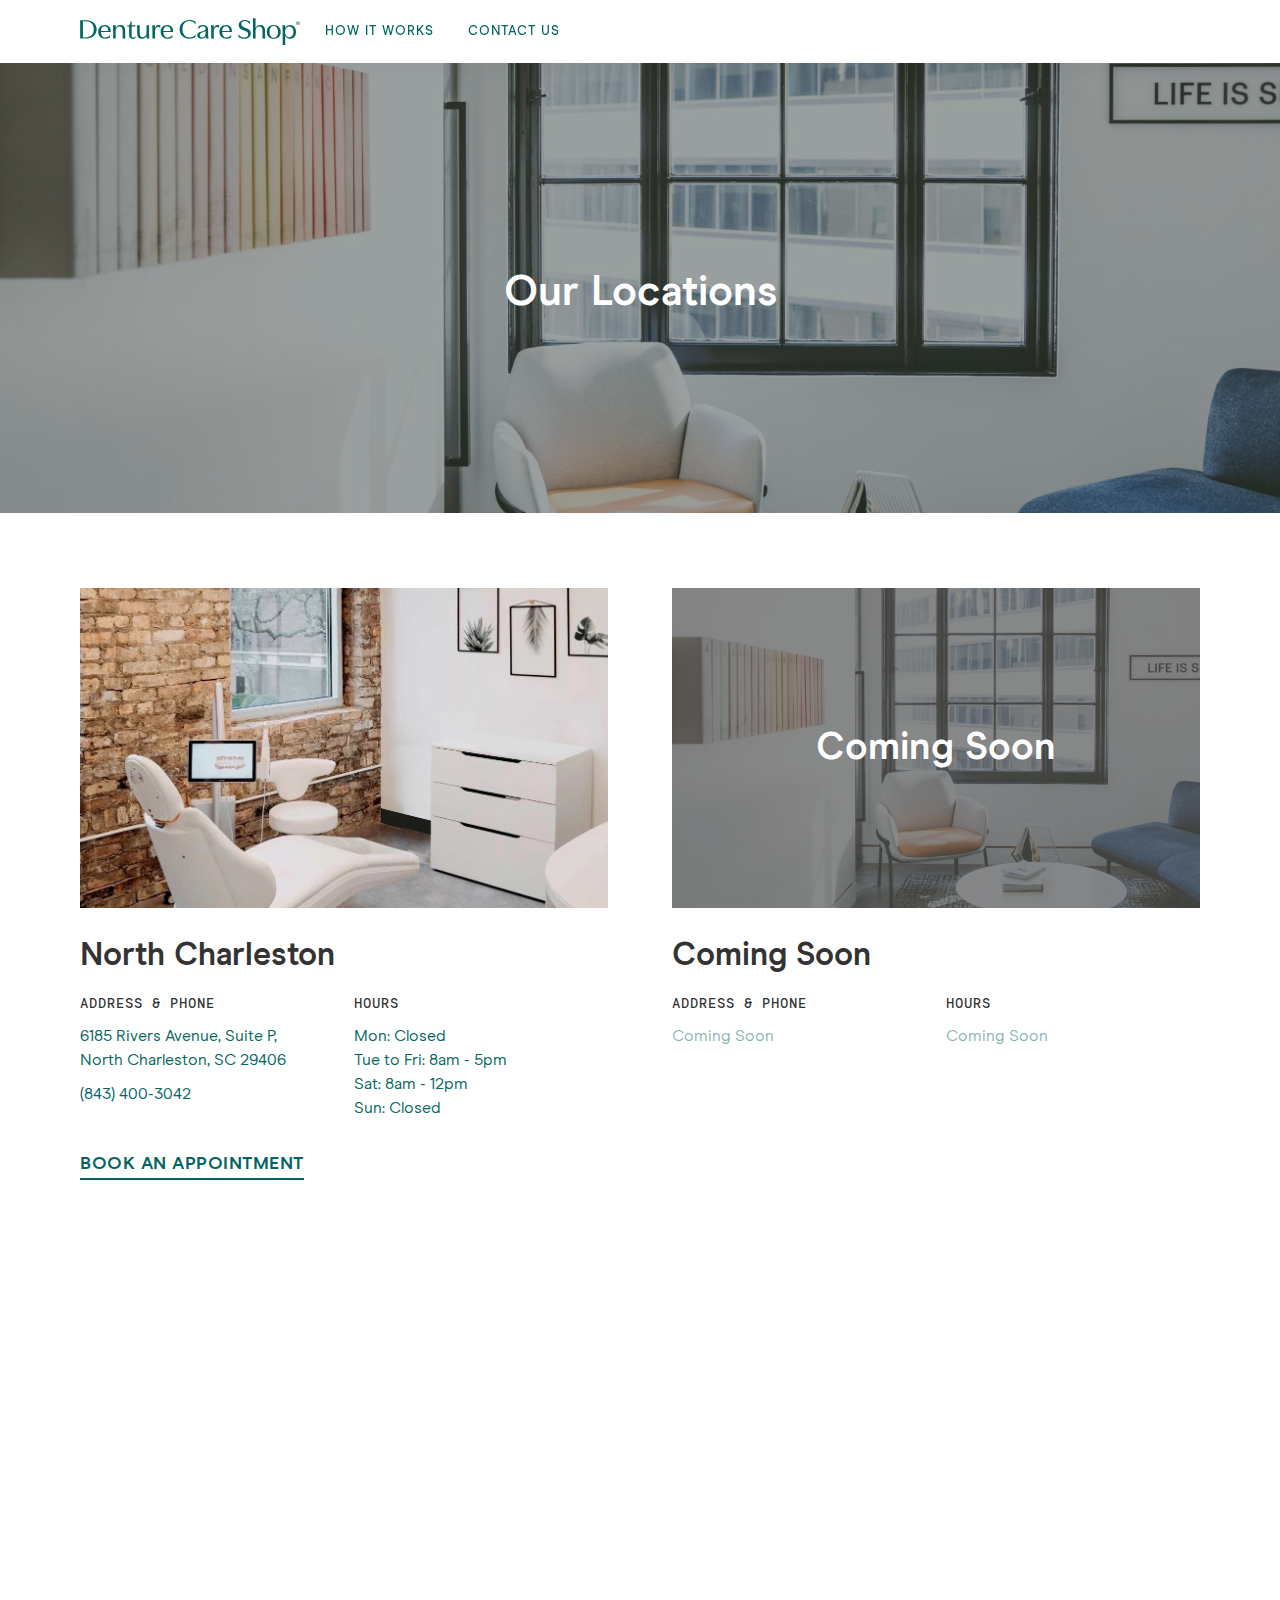
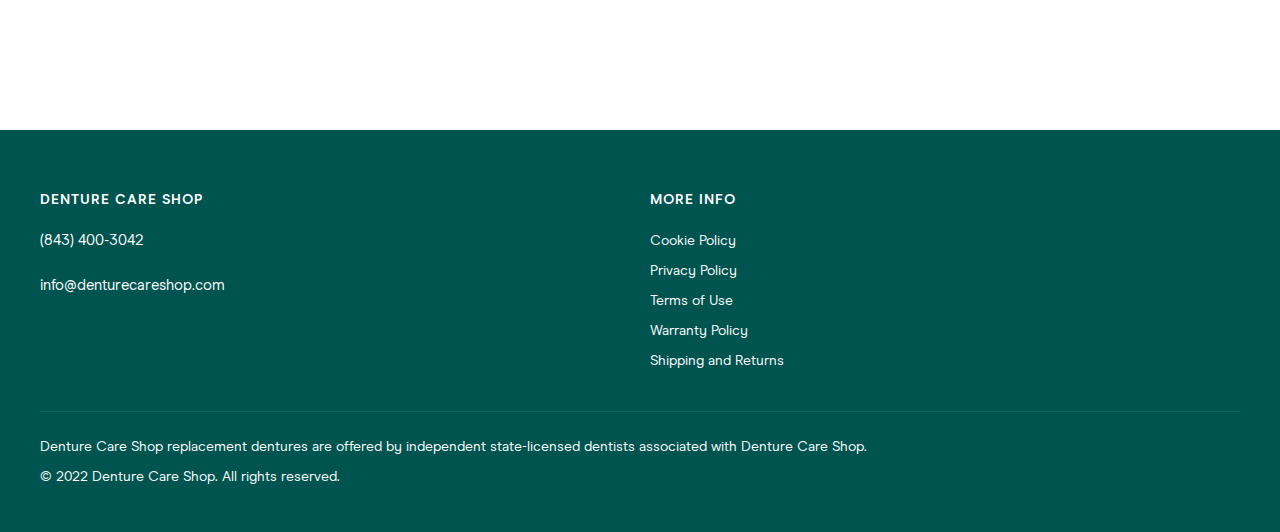
<file: locations.html>
<!DOCTYPE html><!--  Last Published: Sat Jun 11 2022 02:56:32 GMT+0000 (Coordinated Universal Time)  -->
<html data-wf-page="6298e4921af586741ef93d2f" data-wf-site="606b246e3013aa4a62103a99">
<head>
  <meta charset="utf-8">
  <title>Denture Care Shop | Locations</title>
  <meta content="Located in North Charleston, SC on Rivers Avenue, with more to come soon!" name="description">
  <meta content="Denture Care Shop | Locations" property="og:title">
  <meta content="Located in North Charleston, SC on Rivers Avenue, with more to come soon!" property="og:description">
  <meta content="Denture Care Shop | Locations" property="twitter:title">
  <meta content="Located in North Charleston, SC on Rivers Avenue, with more to come soon!" property="twitter:description">
  <meta property="og:type" content="website">
  <meta content="summary_large_image" name="twitter:card">
  <meta content="width=device-width, initial-scale=1" name="viewport">
  <link href="css/normalize.css" rel="stylesheet" type="text/css">
  <link href="css/webflow.css" rel="stylesheet" type="text/css">
  <link href="css/dcs-42f884.webflow.css" rel="stylesheet" type="text/css">
  <!-- [if lt IE 9]><script src="https://cdnjs.cloudflare.com/ajax/libs/html5shiv/3.7.3/html5shiv.min.js" type="text/javascript"></script><![endif] -->
  <script type="text/javascript">
      ! function(o, c) {
        var n = c.documentElement,
          t = " w-mod-";
        n.className += t + "js", ("ontouchstart" in o || o.DocumentTouch && c instanceof DocumentTouch) && (n.className += t + "touch")
      }(window, document);
    </script>
  <link href="images/favicon.png" rel="shortcut icon" type="image/x-icon">
  <link href="images/webclip.png" rel="apple-touch-icon"> <!--  Google Tag Manager  -->
  <!--  Q2 Marketing     -->
  <script>
      (function(w, d, s, l, i) {
        w[l] = w[l] || [];
        w[l].push({
          'gtm.start': new Date().getTime(),
          event: 'gtm.js'
        });
        var f = d.getElementsByTagName(s)[0],
          j = d.createElement(s),
          dl = l != 'dataLayer' ? '&l=' + l : '';
        j.async = true;
        j.src =
          'https://www.googletagmanager.com/gtm.js?id=' + i + dl;
        f.parentNode.insertBefore(j, f);
      })(window, document, 'script', 'dataLayer', 'GTM-MKVX43T');
    </script>
  <!--  End Google Tag Manager  -->
</head>
<body class="body">
  <div data-collapse="medium" data-animation="default" data-duration="400" data-easing="ease" data-easing2="ease" role="banner" class="navbar w-nav">
    <div class="container-2 w-container">
      <div class="div-block-10">
        <a href="index.html" class="w-inline-block"><img loading="lazy" src="images/Wordmark-TM-Green.svg" alt="" class="image-10"></a>
      </div>
      <div class="div-block-10">
        <a href="index.html" class="w-inline-block"><img loading="lazy" src="images/logo_mobile.svg" alt="" class="image-11"></a>
      </div>
      <nav role="navigation" class="nav-menu w-nav-menu">
        <a href="/#how-it-works" class="nav-link w-nav-link">How IT WORKS</a>
        <a href="contact-us.html" class="nav-link w-nav-link">cONTACT US</a>
      </nav>
      <div class="div-block-88"></div>
      <a whenclicked="formOpen()" href="#" class="button mobile-button-fix w-button">Book Now</a>
      <div class="menu-button w-nav-button">
        <div class="w-icon-nav-menu"></div>
      </div>
    </div>
  </div>
  <div class="section-31 wf-section">
    <div class="div-block-63">
      <div class="div-block-64">
        <h1 class="heading-37">Our Locations</h1>
        <p class="paragraph-52">Lorem ipsum dolor sit amet, consectetur adipiscing elit. Suspendisse varius enim in eros elementum tristique.</p>
      </div>
    </div>
  </div>
  <div class="section-30 wf-section">
    <div class="container-36 w-container">
      <div class="w-layout-grid grid-15">
        <div>
          <div class="div-block-61"></div>
          <div>
            <h2 class="heading-34">North Charleston</h2>
            <div class="w-layout-grid grid-16">
              <div>
                <p class="paragraph-47">Address &amp; Phone</p>
                <p class="paragraph-48">6185 Rivers Avenue, Suite P,<br>North Charleston, SC 29406</p>
                <p class="paragraph-48">(843) 400-3042</p>
              </div>
              <div>
                <p class="paragraph-47">Hours</p>
                <p class="paragraph-48">Mon: Closed<br>Tue to Fri: 8am - 5pm<br>Sat: 8am - 12pm<br>Sun: Closed</p>
              </div>
            </div>
            <p whenclicked="formOpen()" class="paragraph-51">Book an Appointment</p>
          </div>
        </div>
        <div class="coming-soon-location">
          <div class="div-block-61 second-location">
            <div class="div-block-62">
              <h1 class="heading-35">Coming Soon</h1>
            </div>
          </div>
          <div>
            <h2 class="heading-34">Coming Soon</h2>
            <div class="w-layout-grid grid-16">
              <div>
                <p class="paragraph-47">Address &amp; Phone</p>
                <p class="paragraph-48 coming-soon">Coming Soon</p>
              </div>
              <div>
                <p class="paragraph-47">Hours</p>
                <p class="paragraph-48 coming-soon">Coming Soon</p>
              </div>
            </div>
          </div>
        </div>
      </div>
    </div>
  </div>
  <div class="section-29 wf-section">
    <div class="container-35 w-container">
      <div class="div-block-60">
        <div id="location-map" class="w-embed w-iframe"><iframe src="https://snazzymaps.com/embed/315758" width="100%" height="350px" style="border:none;"></iframe></div>
      </div>
    </div>
  </div>
  <div class="section-34 wf-section">
    <div class="container-37 w-container">
      <div class="div-block-65">
        <div class="div-block-66"><img src="images/heart-tooth.svg" loading="lazy" alt="" class="image-24">
          <p class="paragraph-54">the denture care guarantee</p>
          <h1 class="heading-38">No smiles left behind.</h1>
          <p class="paragraph-53">All denture purchases are backed by a no-questions-asked money back guarantee within 60 days of purchases.</p>
          <p class="paragraph-51 white">Get started</p>
        </div>
      </div>
    </div>
  </div>
  <div class="section-35 wf-section">
    <div class="container-38 w-container">
      <div class="w-layout-grid grid-17">
        <div>
          <h2 class="heading-40">Lingering questions?</h2>
          <p>Lorem ipsum dolor sit amet, consectetur adipiscing elit. Suspendisse varius enim in eros elementum tristique. Duis cursus, mi quis viverra ornare, eros dolor interdum nulla, ut commodo diam libero vitae erat.</p>
          <p class="paragraph-51">Visit our faq</p>
        </div>
        <div>
          <div class="w-form">
            <form id="email-form" name="email-form" data-name="Email Form" method="get"><label for="name">Name</label><input type="text" class="w-input" maxlength="256" name="name" data-name="Name" placeholder="" id="name"><label for="email">Email Address</label><input type="email" class="w-input" maxlength="256" name="email" data-name="Email" placeholder="" id="email" required=""><input type="submit" value="Submit" data-wait="Please wait..." class="w-button"></form>
            <div class="w-form-done">
              <div>Thank you! Your submission has been received!</div>
            </div>
            <div class="w-form-fail">
              <div>Oops! Something went wrong while submitting the form.</div>
            </div>
          </div>
        </div>
      </div>
    </div>
  </div>
  <footer id="footer" class="footer wf-section">
    <div class="container-17 w-container">
      <div class="columns-3 w-row">
        <div class="footer-column w-col w-col-6">
          <h2 class="footer-heading">denture care shop</h2>
          <ul role="list" class="w-list-unstyled">
            <li class="footer-hours-text spacer">
              <a href="tel:8434003042" class="footer-link">(843) 400-3042</a>
            </li>
            <li class="footer-hours-text spacer">
              <a href="mailto:info@denturecareshop.com" class="footer-link">info@denturecareshop.com</a>
            </li>
          </ul>
        </div>
        <div class="footer-column w-col w-col-6">
          <h2 class="footer-heading">More info</h2>
          <ul role="list" class="w-list-unstyled">
            <li>
              <a href="cookies.html" class="footer-link">Cookie Policy</a>
            </li>
            <li>
              <a href="privacy-policy.html" class="footer-link">Privacy Policy</a>
            </li>
            <li>
              <a href="terms-of-use.html" class="footer-link">Terms of Use</a>
            </li>
            <li>
              <a href="returns.html" class="footer-link">Warranty Policy</a>
            </li>
            <li>
              <a href="shipping-returns.html" class="footer-link">Shipping and Returns</a>
            </li>
          </ul>
        </div>
      </div>
    </div>
    <div class="container-16 w-container">
      <div class="div-block-14"></div>
      <div class="text-block-7">Denture Care Shop replacement dentures are offered by independent state-licensed dentists associated with Denture Care Shop.<br>© 2022 Denture Care Shop. All rights reserved.<br></div>
    </div>
  </footer>
  <script src="https://d3e54v103j8qbb.cloudfront.net/js/jquery-3.5.1.min.dc5e7f18c8.js?site=606b246e3013aa4a62103a99" type="text/javascript" integrity="sha256-9/aliU8dGd2tb6OSsuzixeV4y/faTqgFtohetphbbj0=" crossorigin="anonymous"></script>
  <script src="js/webflow.js" type="text/javascript"></script>
  <!-- [if lte IE 9]><script src="https://cdnjs.cloudflare.com/ajax/libs/placeholders/3.0.2/placeholders.min.js"></script><![endif] -->
  <!--  Google Tag Manager (noscript)  -->
  <!--  Q2 Marketing  -->
  <noscript><iframe src="https://www.googletagmanager.com/ns.html?id=GTM-MKVX43T" height="0" width="0" style="display:none;visibility:hidden"></iframe></noscript>
  <!--  End Google Tag Manager (noscript)  -->
  <script>
      window.onload = function() {
        var anchors = document.getElementsByTagName('*');
        for (var i = 0; i < anchors.length; i++) {
          var anchor = anchors[i];
          anchor.onclick = function() {
            code = this.getAttribute('whenClicked');
            eval(code);
          }
        }
      }
    </script>
  <div id="formContainer" class="form-container" style="display: none;">
    <div class="form">
      <img class="close-button" whenclicked="formClose()" src="images/close_1.svg">
      <div class="form-padding">
        <div id="formContent">
          <h2>What type of dentures do you need?</h2>
          <p>Choose as many as you like</p>
          <div class="items">
            <div whenclicked="formButtonClick(this, true, false)">Full upper and/or lower dentures</div>
            <div whenclicked="formButtonClick(this, false, true)">Partial upper and/or lower dentures</div>
            <div whenclicked="formButtonClick(this, false, false)">Snap in upper and/or lower dentures</div>
          </div>
          <button id="formNext" style="visibility: hidden;" whenclicked="formNext()">Next</button>
        </div>
        <div id="formButtons" style="display: none;">
          <a id="calendlyButton" whenclicked="dataLayer.push({'event': 'openCalendly'})" href="https://calendly.com/denturecareshop" target="_blank" style="display: inline-block;">Schedule Online</a>
          <p style="margin-top: 10px; margin-bottom: 0;">OR</p>
          <a href="tel:+18434003042" style="display: inline-block;">Call (843) 400-3042</a>
        </div>
      </div>
    </div>
  </div>
  <style>
      .nav-link:after {
        bottom: 0;
        content: "";
        display: block;
        height: 4px;
        left: 50%;
        position: absolute;
        background: #B87CB1;
        transition: width 0.3s ease 0s, left 0.3s ease 0s;
        width: 0;
      }
      .nav-link:hover:after,
      .nav-link.w--current:after {
        width: 100%;
        left: 0;
      }
      .form-container {
        position: fixed;
        top: 0;
        left: 0;
        width: 100%;
        height: 100%;
        background-color: rgba(0, 0, 0, 0.8);
        z-index: 1001;
        display: flex;
        justify-content: flex-end;
      }
      .form-container .form {
        background-color: #036661;
        color: #fff;
        width: 800px;
        height: 100%;
        display: flex;
        align-items: center;
        position: relative;
      }
      .form-container .form .close-button {
        width: 42px;
        height: 42px;
        cursor: pointer;
        position: absolute;
        top: 10px;
        right: 10px;
      }
      .form-container .form .form-padding {
        padding: 0 80px;
      }
      @media only screen and (max-width: 580px) {
        .form-container .form .form-padding {
          padding: 0 12px;
        }
      }
      .form-container .form .form-padding h2 {
        font-size: 24px;
        font-weight: 300;
        line-height: 1.5;
      }
      .form-container .form .form-padding p {
        margin-top: 32px;
        margin-bottom: 16px;
        font-size: 14px;
      }
      .form-container .form .form-padding .items>div {
        box-sizing: border-box;
        user-select: none;
        cursor: pointer;
        width: 100%;
        box-shadow: rgba(255, 255, 255, 0.6) 0px 0px 0px 1px inset;
        padding: 12px;
        background-color: rgba(255, 255, 255, 0.1);
        border-radius: 4px;
        font-size: 18px;
        margin-bottom: 8px;
      }
      @media only screen and (min-width: 580px) {
        .form-container .form .form-padding .items>div {
          width: 400px;
        }
      }
      .form-container .form .form-padding .items>div:hover {
        background-color: rgba(255, 255, 255, 0.3);
      }
      .form-container .form .form-padding .items>div.active {
        box-shadow: rgb(255, 255, 255) 0px 0px 0px 4px inset;
      }
      .form-container .form .form-padding button,
      .form-container .form .form-padding a {
        text-decoration: none;
        user-select: none;
        margin-top: 8px;
        position: relative;
        display: inline-block;
        font-family: inherit;
        font-weight: 400;
        cursor: pointer;
        transition-duration: 0.1s;
        transition-property: background-color, color, border-color, opacity, box-shadow;
        transition-timing-function: ease-out;
        outline: currentcolor none medium;
        border: 1px solid transparent;
        box-shadow: rgba(0, 0, 0, 0.1) 0px 3px 12px 0px;
        padding: 10px 14px;
        background-color: #e8f3f5;
        color: #438d9b;
        border-radius: 4px;
        font-size: 18px;
      }
      .form-container .form .form-padding button:active,
      .form-container .form .form-padding a:active {
        background-color: #d1dbdd;
      }
    </style>
  <script type="text/javascript">
      let selectedItems = 0;
      let hasFullDentures = false;
      let hasPartialDentures = false;
      function formButtonClick(el, fullDentures, partialDentures) {
        const activating = el.getAttribute('class') !== 'active'
        el.setAttribute('class', activating ? 'active' : '')
        if (fullDentures) hasFullDentures = activating
        if (partialDentures) hasPartialDentures = activating
        selectedItems += activating ? 1 : -1
        const button = document.getElementById('formNext')
        if (selectedItems > 0) button.setAttribute('style', '')
        else button.setAttribute('style', 'visibility: hidden;')
      }
      function formNext() {
        const content = document.getElementById('formContent')
        if (hasFullDentures || hasPartialDentures) {
          content.innerHTML = `<h2>Congrats, you're a perfect fit! Get started by scheduling an appointment.</h2>`
          document.getElementById('formButtons').setAttribute('style', '')
          /*    } else if (hasPartialDentures) {
                const button = document.getElementById('calendlyButton')
                button.innerText = 'Fill Online Form'
                button.href = 'https://forms.gle/3fZK84o1QEAWHKg68'
                content.innerHTML = `<h2>Congrats, you're a perfect fit! Get started by filling out a short online form so that we can schedule an appointment.</h2>`
                document.getElementById('formButtons').setAttribute('style', '')
          */
        } else {
          content.innerHTML = `
        <h2>Sorry, we're still working on making snap-in dentures perfect. Check back soon!</h2>
        <button onClick="formClose()">Close</button>
      `
        }
      }
      function formOpen() {
        document.getElementById('formContainer').setAttribute('style', '')
        dataLayer.push({
          'event': 'formOpen'
        })
      }
      function formClose() {
        document.getElementById('formContainer').setAttribute('style', 'display: none;')
      }
    </script>
  <script type="text/javascript">
      ! function(a, b) {
        "use strict";
        function c(a, b) {
          for (var c in b) b.hasOwnProperty(c) && (a[c] = b[c]);
          return a
        }
        function d() {
          "function" == typeof b && b.fn.extend({
            ReplaceMe: function(a) {
              return this.each(function() {
                new e(this, a)
              })
            }
          })
        }
        function e(a, b) {
          var d = {
            animation: "animated fadeIn",
            speed: 2e3,
            separator: ",",
            hoverStop: !1,
            clickChange: !1,
            loopCount: "infinite",
            autoRun: !0,
            onInit: !1,
            onChange: !1,
            onComplete: !1
          };
          if ("object" == typeof b ? this.options = c(d, b) : this.options = d, "undefined" == typeof a) throw new Error('ReplaceMe [constructor]: "element" parameter is required');
          if ("object" == typeof a) this.element = a;
          else {
            if ("string" != typeof a) throw new Error('ReplaceMe [constructor]: wrong "element" parameter');
            this.element = document.querySelector(a)
          }
          this.init()
        }
        e.prototype.init = function() {
          "function" == typeof this.options.onInit && this.options.onInit(), this.words = this.escapeHTML(this.element.innerHTML).split(this.options.separator), this.count = this.words.length, this.position = this.loopCount = 0, this.running = !1, this.bindAll(), this.options.autoRun === !0 && this.start()
        }, e.prototype.bindAll = function() {
          this.options.hoverStop === !0 && (this.element.addEventListener("mouseover", this.pause.bind(this)), this.element.addEventListener("mouseout", this.start.bind(this))), this.options.clickChange === !0 && this.element.addEventListener("click", this.change.bind(this))
        }, e.prototype.changeAnimation = function() {
          this.change(), this.loop = setTimeout(this.changeAnimation.bind(this), this.options.speed)
        }, e.prototype.start = function() {
          this.running !== !0 && (this.running = !0, this.changeWord(this.words[this.position]), this.position++), this.loop = setTimeout(this.changeAnimation.bind(this), this.options.speed)
        }, e.prototype.change = function() {
          return this.position > this.count - 1 && (this.position = 0, this.loopCount++, this.loopCount >= this.options.loopCount) ? void this.stop() : (this.changeWord(this.words[this.position]), this.position++, void("function" == typeof this.options.onChange && this.options.onChange()))
        }, e.prototype.stop = function() {
          this.running = !1, this.position = this.loopCount = 0, this.pause(), "function" == typeof this.options.onComplete && this.options.onComplete()
        }, e.prototype.pause = function() {
          clearTimeout(this.loop)
        }, e.prototype.changeWord = function(a) {
          this.element.innerHTML = '<span class="' + this.options.animation + '" style="display:inline-block;">' + a + "</span>"
        }, e.prototype.escapeHTML = function(a) {
          var b = /<\/?\w+\s*[^>]*>/g;
          return b.test(a) === !0 ? a.replace(b, "") : a
        }, a.ReplaceMe = e, d()
      }(window, window.jQuery);
    </script>
  <script type="text/javascript">
      ;
      (() => {
        const html = `<div id="videoPlayer" class="videoPlayerPosition">
          <div class="videoPlayerHolder">
              <div><img style="width: 42px; height: 42px; background-color: #036661;" id="videoClose" src="/static/img/close.svg"/></div>
              <iframe style="max-width: 90vw; max-height: 70vh;" width="840" height="630" src="https://www.youtube-nocookie.com/embed/4Pr7ZqAo-eo?autoplay=1&rel=0" frameborder="0" allow="accelerometer; autoplay; clipboard-write; encrypted-media; gyroscope; picture-in-picture;" allowfullscreen></iframe>
          </div>
      </div>`
        document.querySelector(".video-overlay__content").addEventListener("click", () => {
          document.querySelector("#videoModalContainer").innerHTML += html
          document.querySelector("#videoClose").addEventListener("click", () => {
            const elem = document.querySelector("#videoPlayer")
            elem.parentElement.removeChild(elem)
          })
        })
      })()
    </script>
  <script type="text/javascript">
      var replace = new ReplaceMe(document.querySelector('.replace-me'), {
        animation: 'fadeIn ease',
        speed: 3000,
        separator: ',',
        hoverStop: false,
        clickChange: false,
        loopCount: 'infinite',
        autoRun: true,
        onInit: false,
        onChange: false,
        onComplete: false
      });
    </script>
  <style>
      .ql-snow .ql-editor {
        font-family: 'Modern era', sans-serif !important;
      }
    </style>
  <script type="text/javascript">
      window.onload = function() {
        let myiFrame = document.getElementById("location-map");
        let doc = myiFrame.contentDocument;
        doc.body.innerHTML = doc.body.innerHTML + '<style>.ql-snow .ql-editor{font-family: '
        Modern era ', sans-serif !important;}</style>';
      }
    </script>
</body>
</html>
</file>
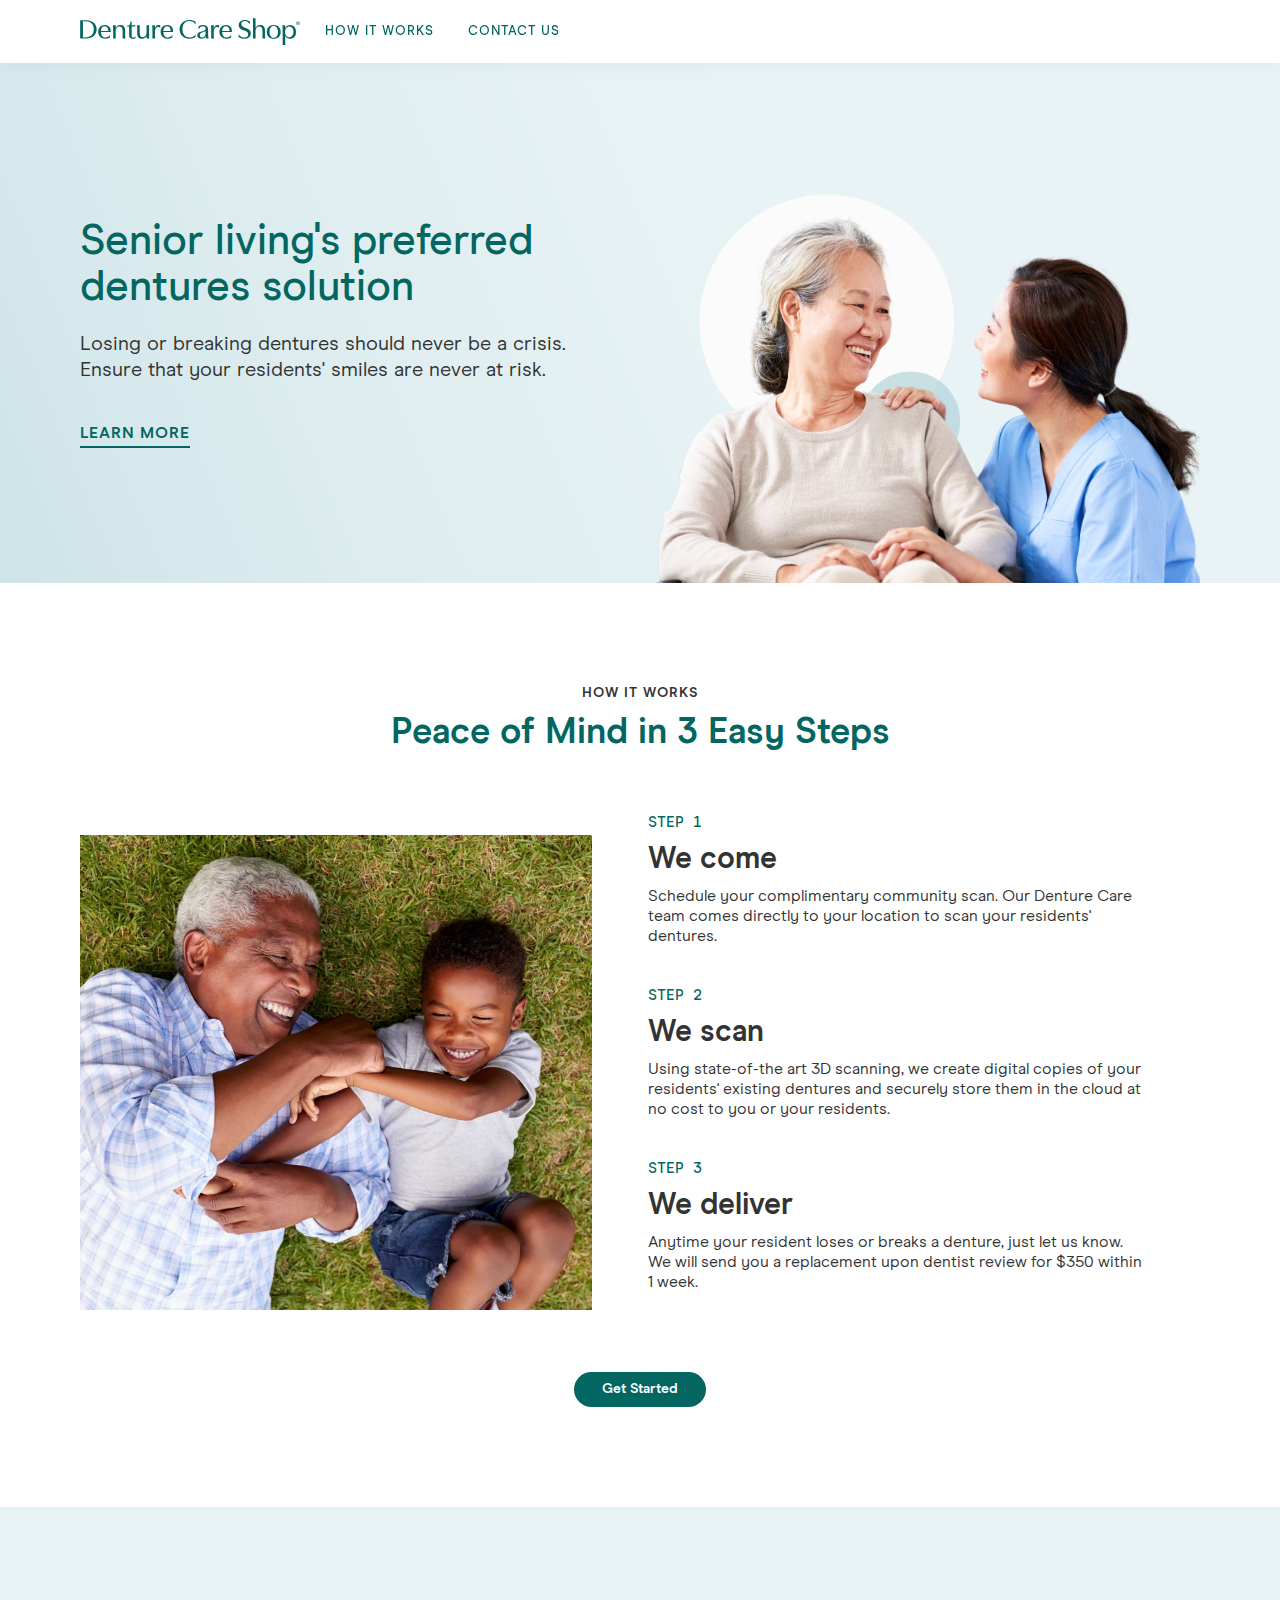
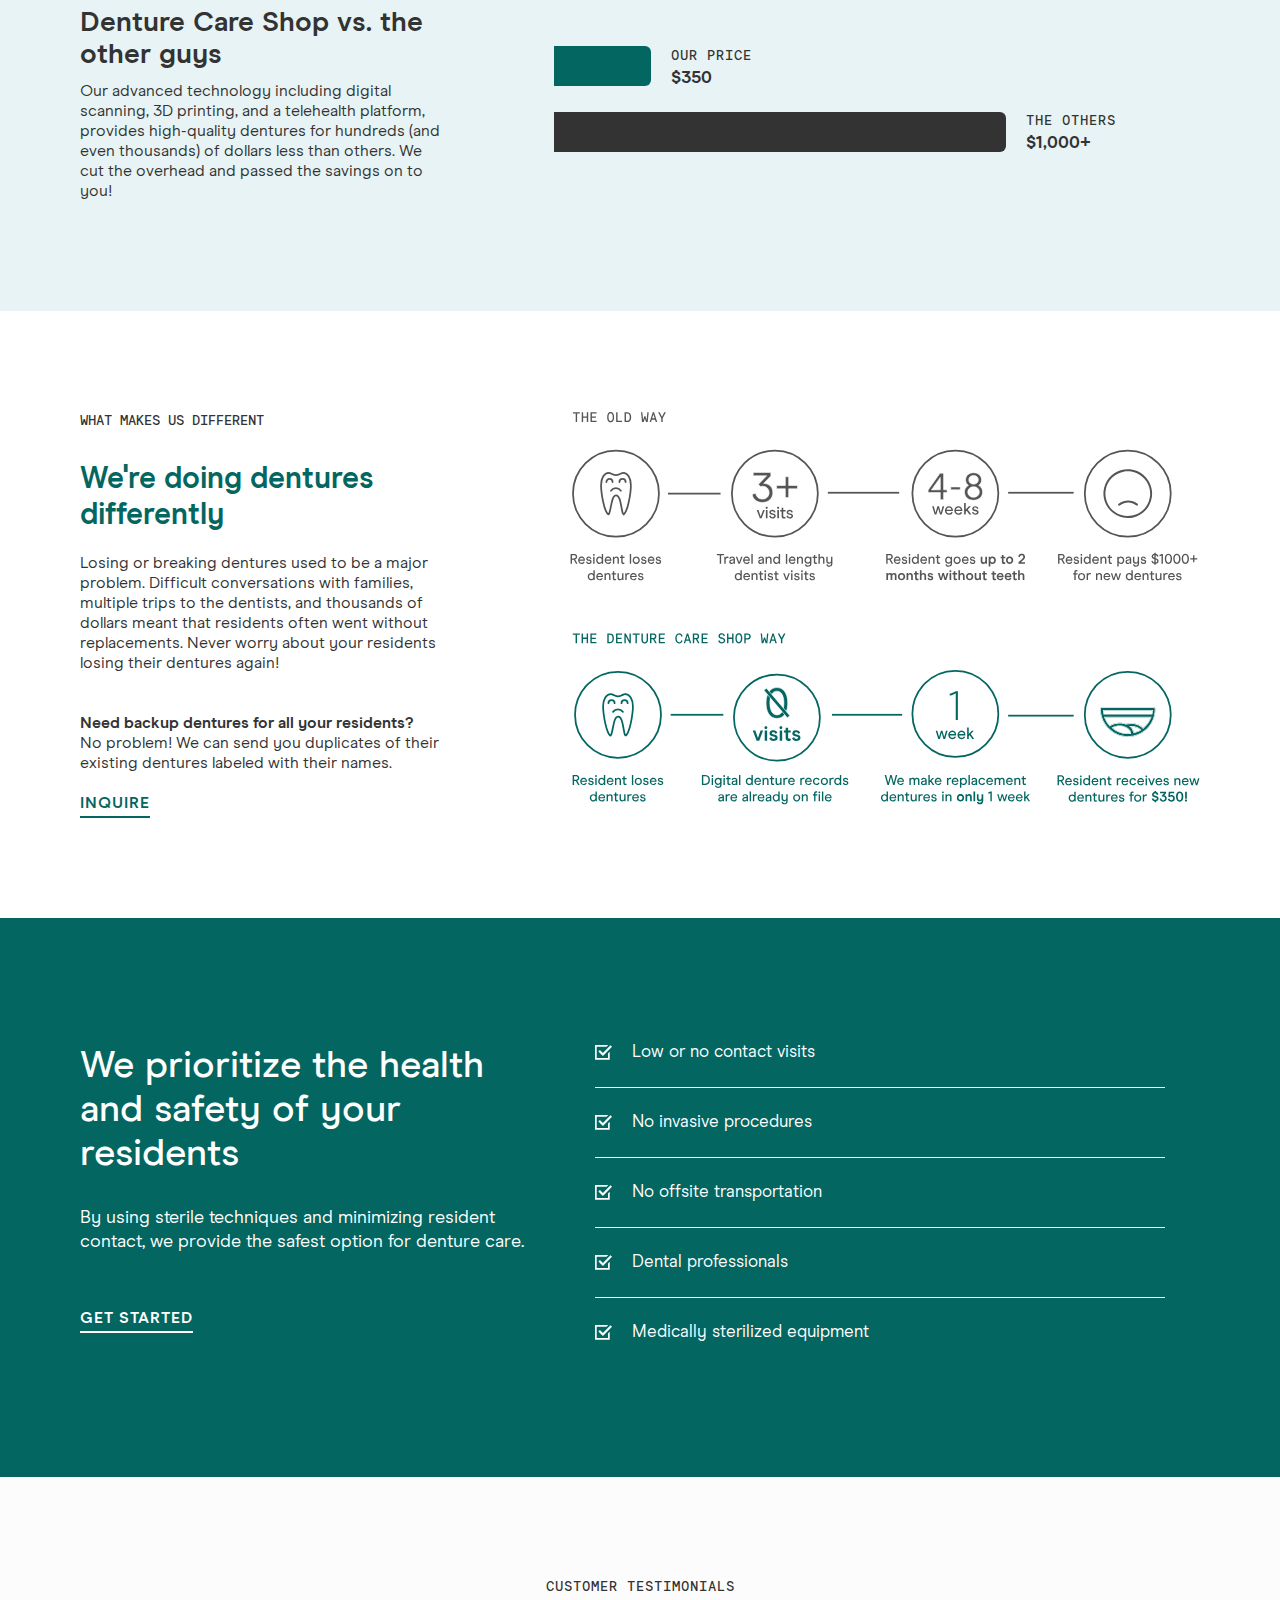
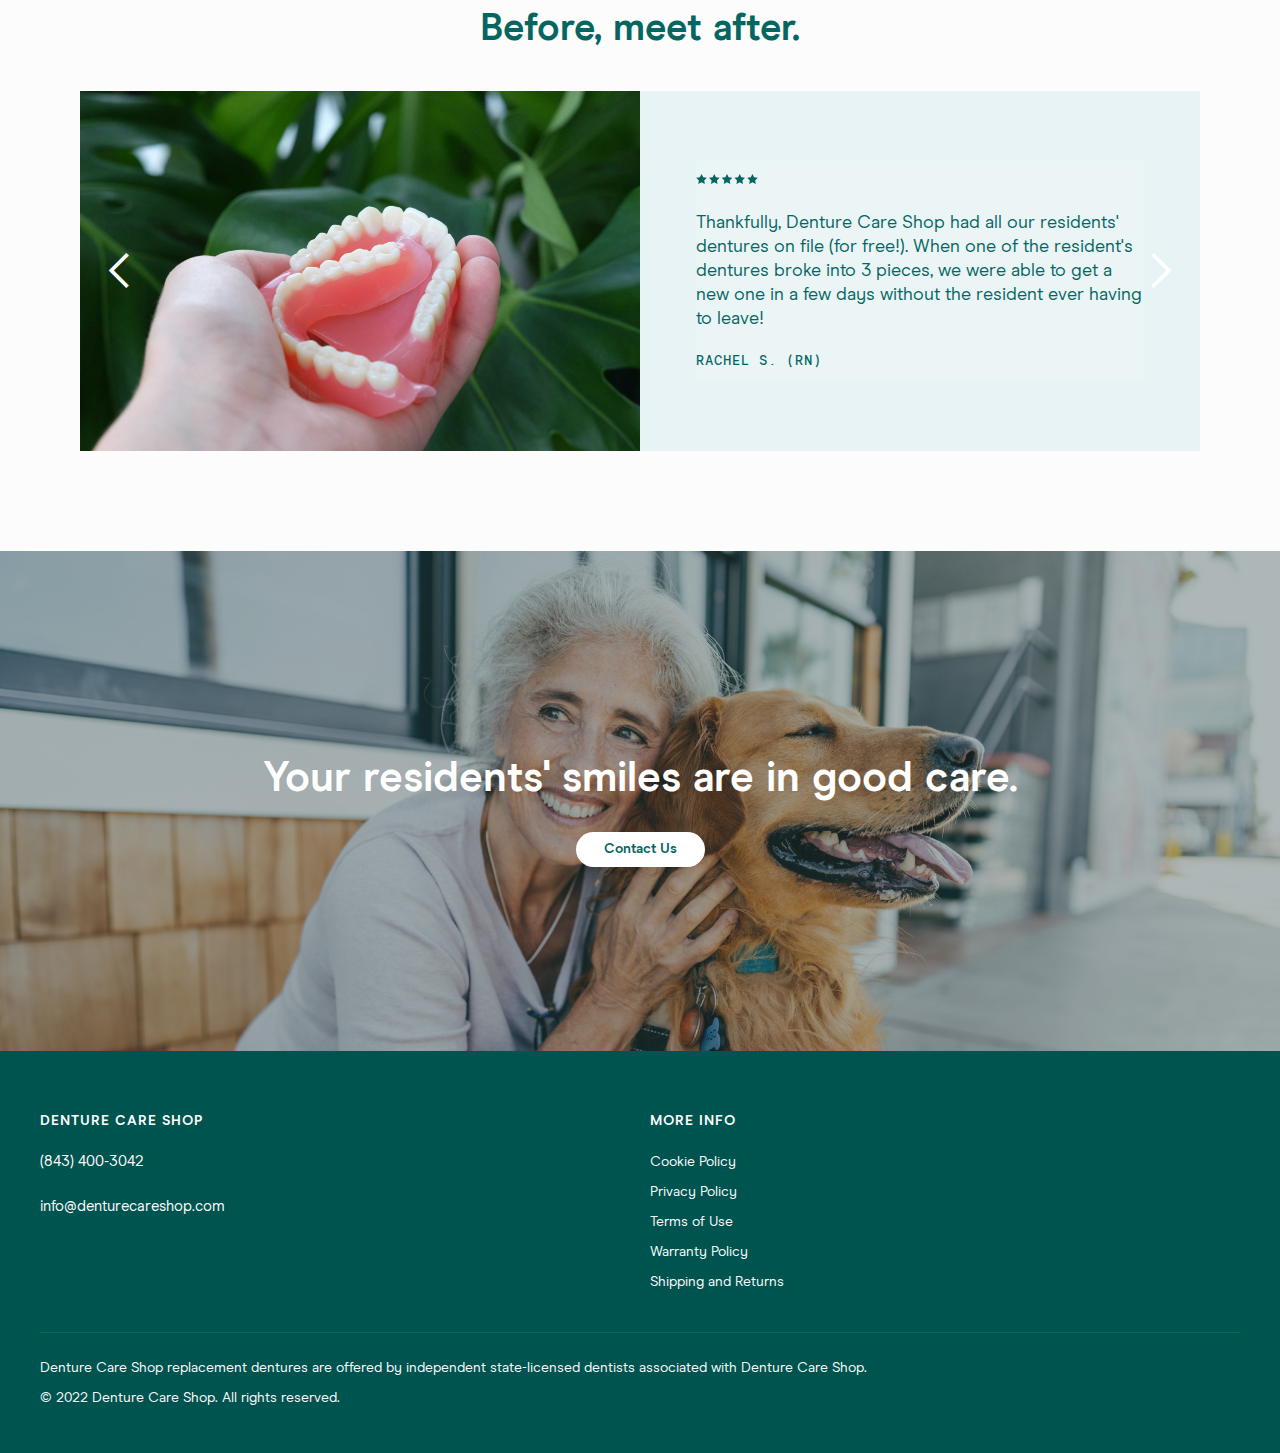
<file: partners.html>
<!DOCTYPE html><!--  Last Published: Sat Jun 11 2022 02:56:32 GMT+0000 (Coordinated Universal Time)  -->
<html data-wf-page="6298e4921af58676e9f93d31" data-wf-site="606b246e3013aa4a62103a99">
<head>
  <meta charset="utf-8">
  <title>Denture Care Shop | Senior Living Partners</title>
  <meta content="Senior living&#x27;s preferred dentures solution. Losing or breaking dentures should never be a crisis. Ensure that your residents&#x27; smiles are never at risk." name="description">
  <meta content="Denture Care Shop | Senior Living Partners" property="og:title">
  <meta content="Senior living&#x27;s preferred dentures solution. Losing or breaking dentures should never be a crisis. Ensure that your residents&#x27; smiles are never at risk." property="og:description">
  <meta content="Denture Care Shop | Senior Living Partners" property="twitter:title">
  <meta content="Senior living&#x27;s preferred dentures solution. Losing or breaking dentures should never be a crisis. Ensure that your residents&#x27; smiles are never at risk." property="twitter:description">
  <meta property="og:type" content="website">
  <meta content="summary_large_image" name="twitter:card">
  <meta content="width=device-width, initial-scale=1" name="viewport">
  <link href="css/normalize.css" rel="stylesheet" type="text/css">
  <link href="css/webflow.css" rel="stylesheet" type="text/css">
  <link href="css/dcs-42f884.webflow.css" rel="stylesheet" type="text/css">
  <!-- [if lt IE 9]><script src="https://cdnjs.cloudflare.com/ajax/libs/html5shiv/3.7.3/html5shiv.min.js" type="text/javascript"></script><![endif] -->
  <script type="text/javascript">
      ! function(o, c) {
        var n = c.documentElement,
          t = " w-mod-";
        n.className += t + "js", ("ontouchstart" in o || o.DocumentTouch && c instanceof DocumentTouch) && (n.className += t + "touch")
      }(window, document);
    </script>
  <link href="images/favicon.png" rel="shortcut icon" type="image/x-icon">
  <link href="images/webclip.png" rel="apple-touch-icon"> <!--  Google Tag Manager  -->
  <!--  Q2 Marketing     -->
  <script>
      (function(w, d, s, l, i) {
        w[l] = w[l] || [];
        w[l].push({
          'gtm.start': new Date().getTime(),
          event: 'gtm.js'
        });
        var f = d.getElementsByTagName(s)[0],
          j = d.createElement(s),
          dl = l != 'dataLayer' ? '&l=' + l : '';
        j.async = true;
        j.src =
          'https://www.googletagmanager.com/gtm.js?id=' + i + dl;
        f.parentNode.insertBefore(j, f);
      })(window, document, 'script', 'dataLayer', 'GTM-MKVX43T');
    </script>
  <!--  End Google Tag Manager  -->
</head>
<body class="body">
  <div data-collapse="medium" data-animation="default" data-duration="400" data-easing="ease" data-easing2="ease" role="banner" class="navbar w-nav">
    <div class="container-2 w-container">
      <div class="div-block-10">
        <a href="index.html" class="w-inline-block"><img loading="lazy" src="images/Wordmark-TM-Green.svg" alt="" class="image-10"></a>
      </div>
      <div class="div-block-10">
        <a href="index.html" class="w-inline-block"><img loading="lazy" src="images/logo_mobile.svg" alt="" class="image-11"></a>
      </div>
      <nav role="navigation" class="nav-menu w-nav-menu">
        <a href="/#how-it-works" class="nav-link w-nav-link">How IT WORKS</a>
        <a href="contact-us.html" class="nav-link w-nav-link">cONTACT US</a>
      </nav>
      <div class="div-block-88"></div>
      <a whenclicked="formOpen()" href="#" class="button mobile-button-fix w-button">Book Now</a>
      <div class="menu-button w-nav-button">
        <div class="w-icon-nav-menu"></div>
      </div>
    </div>
  </div>
  <div class="section-16 wf-section">
    <div class="container-26 w-container">
      <div class="w-layout-grid grid">
        <div id="w-node-ea0e4bee-5ac0-74fb-8f32-778b14ca0c32-e9f93d31" class="div-block-41">
          <h1 class="heading-21">Senior living&#x27;s preferred dentures solution</h1>
          <p class="paragraph-25">Losing or breaking dentures should never be a crisis. Ensure that your residents&#x27; smiles are never at risk.</p>
          <a href="#learn-more" class="button-2 w-button">Learn more</a>
        </div><img src="images/partnersgraphic.png" loading="lazy" id="w-node-f790f26e-7d1f-405d-a65c-01ac98786c82-e9f93d31" sizes="(max-width: 767px) 90vw, (max-width: 991px) 655.1953125px, 100vw" srcset="images/partnersgraphic-p-500.png 500w, images/partnersgraphic-p-800.png 800w, images/partnersgraphic-p-1080.png 1080w, images/partnersgraphic.png 1436w" alt="" class="image-22">
      </div>
    </div>
  </div>
  <div id="learn-more" class="wf-section">
    <div class="container-29 w-container">
      <div>
        <p class="paragraph-35">How It Works</p>
        <h1 class="heading-27">Peace of Mind in 3 Easy Steps</h1>
      </div>
      <div class="w-layout-grid grid-9">
        <div id="w-node-_47d5f349-175f-1a2e-e27c-519a467c6d37-e9f93d31" class="div-block-39"><img src="images/shutterstock_557001676_small.jpg" loading="lazy" sizes="(max-width: 991px) 100vw, (max-width: 1279px) 30px, 1120px" srcset="images/shutterstock_557001676_small-p-500.jpeg 500w, images/shutterstock_557001676_small-p-800.jpeg 800w, images/shutterstock_557001676_small-p-1080.jpeg 1080w, images/shutterstock_557001676_small-p-1600.jpeg 1600w, images/shutterstock_557001676_small-p-2000.jpeg 2000w, images/shutterstock_557001676_small-p-2600.jpeg 2600w, images/shutterstock_557001676_small-p-3200.jpeg 3200w, images/shutterstock_557001676_small.jpg 3415w" alt="" class="image-21"></div>
        <div id="w-node-_51300b72-2b4f-70a1-637c-b0dfa8642c2a-e9f93d31" class="div-block-40">
          <div class="div-block-38">
            <ul role="list" class="w-list-unstyled">
              <li class="list-item-4">
                <p class="paragraph-29">Step 1</p>
                <h2 class="heading-23">We come</h2>
                <p class="paragraph-30">Schedule your complimentary community scan. Our Denture Care team comes directly to your location to scan your residents&#x27; dentures.</p>
              </li>
              <li class="list-item-4">
                <p class="paragraph-29">Step 2</p>
                <h2 class="heading-23">We scan</h2>
                <p class="paragraph-30">Using state-of-the art 3D scanning, we create digital copies of your residents&#x27; existing dentures and securely store them in the cloud at no cost to you or your residents. </p>
              </li>
              <li class="list-item-4">
                <p class="paragraph-29">Step 3</p>
                <h2 class="heading-23">We deliver</h2>
                <p class="paragraph-30">Anytime your resident loses or breaks a denture, just let us know. We will send you a replacement upon dentist review for $350 within 1 week. </p>
              </li>
            </ul>
          </div>
        </div>
      </div>
      <div class="div-block-49">
        <a href="contact-us.html" class="button green-button w-button">Get Started</a>
      </div>
    </div>
  </div>
  <div class="section-22 wf-section">
    <div class="container-30 w-container">
      <div class="w-layout-grid grid-10">
        <div class="div-block-47">
          <h2 class="heading-25">Denture Care Shop vs. the other guys</h2>
          <p class="paragraph-32">Our advanced technology including digital scanning, 3D printing, and a telehealth platform, provides high-quality dentures for hundreds (and even thousands) of dollars less than others. We cut the overhead and passed the savings on to you!</p>
        </div>
        <div id="w-node-_5e85aa8f-e140-f44c-5f07-ba92a883e01e-e9f93d31" class="div-block-44">
          <ul role="list" class="w-list-unstyled">
            <li class="list-item-5">
              <div class="div-block-43"></div>
              <p class="paragraph-31"><span class="text-span-8">Our Price<br></span>$350</p>
            </li>
            <li class="list-item-5">
              <div class="div-block-43 longer"></div>
              <p class="paragraph-31"><span class="text-span-8">The others<br>‍</span>$1,000+</p>
            </li>
          </ul>
        </div>
      </div>
    </div>
  </div>
  <div class="section-20 wf-section">
    <div class="container-31 w-container">
      <div class="w-layout-grid grid-6">
        <div id="w-node-a3507605-6d25-e6d4-144e-5032c94d3e20-e9f93d31" class="div-block-35">
          <div class="div-block-48">
            <p class="paragraph-36">Why Denture Care Shop?</p>
            <h2 class="heading-28">The Denture Care Difference With A Big Headline To Emphasize The Main Point</h2>
            <p class="paragraph-33">Lorem ipsum dolor sit amet, consectetur adipiscing elit. Suspendisse varius enim in eros elementum tristique.</p>
            <p class="paragraph-33">Lorem ipsum dolor sit amet, consectetur adipiscing elit. Suspendisse varius enim in eros elementum tristique. Duis cursus, mi quis viverra ornare, eros dolor interdum nulla, ut commodo diam libero vitae erat.</p>
            <a href="#" class="button green-button why-button w-button">Get Started</a>
          </div>
        </div>
        <div class="div-block-36"><img src="images/chart.svg" loading="lazy" alt="" class="image-20"></div>
      </div>
    </div>
  </div>
  <div class="section-28 wf-section">
    <div class="container-34 w-container">
      <div class="w-layout-grid grid-14">
        <div class="div-block-59">
          <p class="paragraph-44">What Makes Us Different</p>
          <h2 class="heading-32">We&#x27;re doing dentures differently</h2>
          <p class="paragraph-45">Losing or breaking dentures used to be a major problem. Difficult conversations with families, multiple trips to the dentists, and thousands of dollars meant that residents often went without replacements. Never worry about your residents losing their dentures again!<br>‍<br><br><strong>Need backup dentures for all your residents? </strong><br>No problem! We can send you duplicates of their existing dentures labeled with their names. </p>
          <a href="contact-us.html" class="button-2 w-button">inquire</a>
        </div>
        <div><img src="images/infographic-horiz.svg" loading="lazy" alt="" class="image-23"></div>
      </div>
    </div>
  </div>
  <div class="section-13 wf-section">
    <div class="container-24 w-container">
      <div class="div-block-28">
        <div class="w-row">
          <div class="column-20 w-col w-col-5">
            <h1 class="heading-17">We prioritize the health and safety of your residents</h1>
            <p class="paragraph-20">By using sterile techniques and minimizing resident contact, we provide the safest option for denture care.<br>‍</p>
            <a href="contact-us.html" class="button-2 button-2-white w-button">Get started</a>
          </div>
          <div class="w-col w-col-7">
            <div class="div-block-29">
              <ul role="list" class="w-list-unstyled">
                <li class="list-item"><img src="images/whitecheck.svg" loading="lazy" alt="" class="image-15">
                  <div class="text-block-8">Low or no contact visits<br></div>
                </li>
                <li class="list-item"><img src="images/whitecheck.svg" loading="lazy" alt="" class="image-15">
                  <div class="text-block-8">No invasive procedures</div>
                </li>
                <li class="list-item"><img src="images/whitecheck.svg" loading="lazy" alt="" class="image-15">
                  <div class="text-block-8">No offsite transportation<br></div>
                </li>
                <li class="list-item"><img src="images/whitecheck.svg" loading="lazy" alt="" class="image-15">
                  <div class="text-block-8">Dental professionals<br></div>
                </li>
                <li class="list-item last-list-item"><img src="images/whitecheck.svg" loading="lazy" alt="" class="image-15">
                  <div class="text-block-8">Medically sterilized equipment<br></div>
                </li>
              </ul>
            </div>
          </div>
        </div>
      </div>
    </div>
  </div>
  <div class="section-27 wf-section">
    <div class="container-33 w-container">
      <p class="paragraph-46">Customer Testimonials</p>
      <h1 class="heading-33">Before, meet after.</h1>
      <div data-delay="4000" data-animation="slide" class="slider-2 w-slider" data-autoplay="false" data-easing="ease" data-hide-arrows="false" data-disable-swipe="false" data-autoplay-limit="0" data-nav-spacing="3" data-duration="500" data-infinite="true">
        <div class="w-slider-mask">
          <div class="w-slide">
            <div class="w-layout-grid grid-13">
              <div class="div-block-58-copy"></div>
              <div id="w-node-_244c5ce1-e795-4f76-aa44-377229901a7d-e9f93d31" class="div-block-57">
                <div class="html-embed stars-adjust w-embed"><svg width="62" height="12" viewbox="0 0 62 12" fill="#036661" xmlns="http://www.w3.org/2000/svg">
                    <path d="M40.4409 11.058L43.7269 9.33002L47.0139 11.058L46.3859 7.39801L49.0449 4.80602L45.3709 4.27201L43.7269 0.942017L42.0839 4.27201L38.4089 4.80602L41.0679 7.39801L40.4409 11.058Z" fill="#036661"></path>
                    <path d="M56.455 0.942017L54.811 4.27201L51.137 4.80602L53.796 7.39801L53.168 11.058L56.455 9.33002L59.741 11.058L59.114 7.39801L61.773 4.80602L58.098 4.27201L56.455 0.942017Z" fill="#036661"></path>
                    <path d="M2.25905 11.058L5.54505 9.33002L8.83205 11.058L8.20405 7.39801L10.8631 4.80602L7.18905 4.27201L5.54505 0.942017L3.90205 4.27201L0.227051 4.80602L2.88605 7.39801L2.25905 11.058Z" fill="#036661"></path>
                    <path d="M14.9861 11.058L18.2731 9.33002L21.5591 11.058L20.9321 7.39801L23.5911 4.80602L19.9161 4.27201L18.2731 0.942017L16.6291 4.27201L12.9551 4.80602L15.6141 7.39801L14.9861 11.058Z" fill="#036661"></path>
                    <path d="M27.7129 11.058L30.9999 9.33002L34.2869 11.058L33.6589 7.39801L36.3179 4.80602L32.6429 4.27201L30.9999 0.942017L29.3569 4.27201L25.6819 4.80602L28.3409 7.39801L27.7129 11.058Z" fill="#036661"></path>
                  </svg></div>
                <p class="paragraph-43">Thankfully, Denture Care Shop had all our residents&#x27; dentures on file (for free!). When one of the resident&#x27;s dentures broke into 3 pieces, we were able to get a new one in a few days without the resident ever having to leave! <br></p>
                <p class="paragraph-41">Rachel S. (RN)</p>
              </div>
            </div>
          </div>
          <div class="w-slide">
            <div class="w-layout-grid grid-13">
              <div class="div-block-58"></div>
              <div id="w-node-fd35abcd-3a8d-e7bd-4646-6e8313148c96-e9f93d31" class="div-block-57">
                <div class="html-embed stars-adjust w-embed"><svg width="62" height="12" viewbox="0 0 62 12" fill="#036661" xmlns="http://www.w3.org/2000/svg">
                    <path d="M40.4409 11.058L43.7269 9.33002L47.0139 11.058L46.3859 7.39801L49.0449 4.80602L45.3709 4.27201L43.7269 0.942017L42.0839 4.27201L38.4089 4.80602L41.0679 7.39801L40.4409 11.058Z" fill="#036661"></path>
                    <path d="M56.455 0.942017L54.811 4.27201L51.137 4.80602L53.796 7.39801L53.168 11.058L56.455 9.33002L59.741 11.058L59.114 7.39801L61.773 4.80602L58.098 4.27201L56.455 0.942017Z" fill="#036661"></path>
                    <path d="M2.25905 11.058L5.54505 9.33002L8.83205 11.058L8.20405 7.39801L10.8631 4.80602L7.18905 4.27201L5.54505 0.942017L3.90205 4.27201L0.227051 4.80602L2.88605 7.39801L2.25905 11.058Z" fill="#036661"></path>
                    <path d="M14.9861 11.058L18.2731 9.33002L21.5591 11.058L20.9321 7.39801L23.5911 4.80602L19.9161 4.27201L18.2731 0.942017L16.6291 4.27201L12.9551 4.80602L15.6141 7.39801L14.9861 11.058Z" fill="#036661"></path>
                    <path d="M27.7129 11.058L30.9999 9.33002L34.2869 11.058L33.6589 7.39801L36.3179 4.80602L32.6429 4.27201L30.9999 0.942017L29.3569 4.27201L25.6819 4.80602L28.3409 7.39801L27.7129 11.058Z" fill="#036661"></path>
                  </svg></div>
                <p class="paragraph-43">Bringing in the Denture Care team to scan our residents&#x27; dentures was a no-brainer for us. They made it so easy to offer protection against breaking or misplacing dentures. <br></p>
                <p class="paragraph-41">Kelly M. (CNA)</p>
              </div>
            </div>
          </div>
        </div>
        <div class="w-slider-arrow-left">
          <div class="w-icon-slider-left"></div>
        </div>
        <div class="w-slider-arrow-right">
          <div class="w-icon-slider-right"></div>
        </div>
        <div class="w-slider-nav w-round"></div>
      </div>
    </div>
  </div>
  <div class="wf-section">
    <div class="div-block-86">
      <div class="div-block-51">
        <h1 class="heading-29">Your residents&#x27; smiles are in good care.</h1>
        <a href="contact-us.html" class="button white-button w-button">Contact Us</a>
      </div>
    </div>
  </div>
  <div class="section-23 wf-section">
    <div class="w-layout-grid grid-11">
      <div id="w-node-_7e20fd94-1ac8-558b-c8bd-432b64842b2b-e9f93d31" class="div-block-46">
        <h1 class="heading-26">Your loved ones&#x27; smile is in good care.</h1>
        <p class="paragraph-37">Lorem ipsum dolor sit amet, consectetur adipiscing elit. Suspendisse varius enim in eros elementum tristique.</p>
        <a href="#" class="button green-button care-button w-button">Get Started</a>
      </div>
      <div class="div-block-45"></div>
    </div>
  </div>
  <footer id="footer" class="footer wf-section">
    <div class="container-17 w-container">
      <div class="columns-3 w-row">
        <div class="footer-column w-col w-col-6">
          <h2 class="footer-heading">denture care shop</h2>
          <ul role="list" class="w-list-unstyled">
            <li class="footer-hours-text spacer">
              <a href="tel:8434003042" class="footer-link">(843) 400-3042</a>
            </li>
            <li class="footer-hours-text spacer">
              <a href="mailto:info@denturecareshop.com" class="footer-link">info@denturecareshop.com</a>
            </li>
          </ul>
        </div>
        <div class="footer-column w-col w-col-6">
          <h2 class="footer-heading">More info</h2>
          <ul role="list" class="w-list-unstyled">
            <li>
              <a href="cookies.html" class="footer-link">Cookie Policy</a>
            </li>
            <li>
              <a href="privacy-policy.html" class="footer-link">Privacy Policy</a>
            </li>
            <li>
              <a href="terms-of-use.html" class="footer-link">Terms of Use</a>
            </li>
            <li>
              <a href="returns.html" class="footer-link">Warranty Policy</a>
            </li>
            <li>
              <a href="shipping-returns.html" class="footer-link">Shipping and Returns</a>
            </li>
          </ul>
        </div>
      </div>
    </div>
    <div class="container-16 w-container">
      <div class="div-block-14"></div>
      <div class="text-block-7">Denture Care Shop replacement dentures are offered by independent state-licensed dentists associated with Denture Care Shop.<br>© 2022 Denture Care Shop. All rights reserved.<br></div>
    </div>
  </footer>
  <script src="https://d3e54v103j8qbb.cloudfront.net/js/jquery-3.5.1.min.dc5e7f18c8.js?site=606b246e3013aa4a62103a99" type="text/javascript" integrity="sha256-9/aliU8dGd2tb6OSsuzixeV4y/faTqgFtohetphbbj0=" crossorigin="anonymous"></script>
  <script src="js/webflow.js" type="text/javascript"></script>
  <!-- [if lte IE 9]><script src="https://cdnjs.cloudflare.com/ajax/libs/placeholders/3.0.2/placeholders.min.js"></script><![endif] -->
  <!--  Google Tag Manager (noscript)  -->
  <!--  Q2 Marketing  -->
  <noscript><iframe src="https://www.googletagmanager.com/ns.html?id=GTM-MKVX43T" height="0" width="0" style="display:none;visibility:hidden"></iframe></noscript>
  <!--  End Google Tag Manager (noscript)  -->
  <script>
      window.onload = function() {
        var anchors = document.getElementsByTagName('*');
        for (var i = 0; i < anchors.length; i++) {
          var anchor = anchors[i];
          anchor.onclick = function() {
            code = this.getAttribute('whenClicked');
            eval(code);
          }
        }
      }
    </script>
  <div id="formContainer" class="form-container" style="display: none;">
    <div class="form">
      <img class="close-button" whenclicked="formClose()" src="images/close_1.svg">
      <div class="form-padding">
        <div id="formContent">
          <h2>What type of dentures do you need?</h2>
          <p>Choose as many as you like</p>
          <div class="items">
            <div whenclicked="formButtonClick(this, true, false)">Full upper and/or lower dentures</div>
            <div whenclicked="formButtonClick(this, false, true)">Partial upper and/or lower dentures</div>
            <div whenclicked="formButtonClick(this, false, false)">Snap in upper and/or lower dentures</div>
          </div>
          <button id="formNext" style="visibility: hidden;" whenclicked="formNext()">Next</button>
        </div>
        <div id="formButtons" style="display: none;">
          <a id="calendlyButton" whenclicked="dataLayer.push({'event': 'openCalendly'})" href="https://calendly.com/denturecareshop" target="_blank" style="display: inline-block;">Schedule Online</a>
          <p style="margin-top: 10px; margin-bottom: 0;">OR</p>
          <a href="tel:+18434003042" style="display: inline-block;">Call (843) 400-3042</a>
        </div>
      </div>
    </div>
  </div>
  <style>
      .nav-link:after {
        bottom: 0;
        content: "";
        display: block;
        height: 4px;
        left: 50%;
        position: absolute;
        background: #B87CB1;
        transition: width 0.3s ease 0s, left 0.3s ease 0s;
        width: 0;
      }
      .nav-link:hover:after,
      .nav-link.w--current:after {
        width: 100%;
        left: 0;
      }
      .form-container {
        position: fixed;
        top: 0;
        left: 0;
        width: 100%;
        height: 100%;
        background-color: rgba(0, 0, 0, 0.8);
        z-index: 1001;
        display: flex;
        justify-content: flex-end;
      }
      .form-container .form {
        background-color: #036661;
        color: #fff;
        width: 800px;
        height: 100%;
        display: flex;
        align-items: center;
        position: relative;
      }
      .form-container .form .close-button {
        width: 42px;
        height: 42px;
        cursor: pointer;
        position: absolute;
        top: 10px;
        right: 10px;
      }
      .form-container .form .form-padding {
        padding: 0 80px;
      }
      @media only screen and (max-width: 580px) {
        .form-container .form .form-padding {
          padding: 0 12px;
        }
      }
      .form-container .form .form-padding h2 {
        font-size: 24px;
        font-weight: 300;
        line-height: 1.5;
      }
      .form-container .form .form-padding p {
        margin-top: 32px;
        margin-bottom: 16px;
        font-size: 14px;
      }
      .form-container .form .form-padding .items>div {
        box-sizing: border-box;
        user-select: none;
        cursor: pointer;
        width: 100%;
        box-shadow: rgba(255, 255, 255, 0.6) 0px 0px 0px 1px inset;
        padding: 12px;
        background-color: rgba(255, 255, 255, 0.1);
        border-radius: 4px;
        font-size: 18px;
        margin-bottom: 8px;
      }
      @media only screen and (min-width: 580px) {
        .form-container .form .form-padding .items>div {
          width: 400px;
        }
      }
      .form-container .form .form-padding .items>div:hover {
        background-color: rgba(255, 255, 255, 0.3);
      }
      .form-container .form .form-padding .items>div.active {
        box-shadow: rgb(255, 255, 255) 0px 0px 0px 4px inset;
      }
      .form-container .form .form-padding button,
      .form-container .form .form-padding a {
        text-decoration: none;
        user-select: none;
        margin-top: 8px;
        position: relative;
        display: inline-block;
        font-family: inherit;
        font-weight: 400;
        cursor: pointer;
        transition-duration: 0.1s;
        transition-property: background-color, color, border-color, opacity, box-shadow;
        transition-timing-function: ease-out;
        outline: currentcolor none medium;
        border: 1px solid transparent;
        box-shadow: rgba(0, 0, 0, 0.1) 0px 3px 12px 0px;
        padding: 10px 14px;
        background-color: #e8f3f5;
        color: #438d9b;
        border-radius: 4px;
        font-size: 18px;
      }
      .form-container .form .form-padding button:active,
      .form-container .form .form-padding a:active {
        background-color: #d1dbdd;
      }
    </style>
  <script type="text/javascript">
      let selectedItems = 0;
      let hasFullDentures = false;
      let hasPartialDentures = false;
      function formButtonClick(el, fullDentures, partialDentures) {
        const activating = el.getAttribute('class') !== 'active'
        el.setAttribute('class', activating ? 'active' : '')
        if (fullDentures) hasFullDentures = activating
        if (partialDentures) hasPartialDentures = activating
        selectedItems += activating ? 1 : -1
        const button = document.getElementById('formNext')
        if (selectedItems > 0) button.setAttribute('style', '')
        else button.setAttribute('style', 'visibility: hidden;')
      }
      function formNext() {
        const content = document.getElementById('formContent')
        if (hasFullDentures || hasPartialDentures) {
          content.innerHTML = `<h2>Congrats, you're a perfect fit! Get started by scheduling an appointment.</h2>`
          document.getElementById('formButtons').setAttribute('style', '')
          /*    } else if (hasPartialDentures) {
                const button = document.getElementById('calendlyButton')
                button.innerText = 'Fill Online Form'
                button.href = 'https://forms.gle/3fZK84o1QEAWHKg68'
                content.innerHTML = `<h2>Congrats, you're a perfect fit! Get started by filling out a short online form so that we can schedule an appointment.</h2>`
                document.getElementById('formButtons').setAttribute('style', '')
          */
        } else {
          content.innerHTML = `
        <h2>Sorry, we're still working on making snap-in dentures perfect. Check back soon!</h2>
        <button onClick="formClose()">Close</button>
      `
        }
      }
      function formOpen() {
        document.getElementById('formContainer').setAttribute('style', '')
        dataLayer.push({
          'event': 'formOpen'
        })
      }
      function formClose() {
        document.getElementById('formContainer').setAttribute('style', 'display: none;')
      }
    </script>
  <script type="text/javascript">
      ! function(a, b) {
        "use strict";
        function c(a, b) {
          for (var c in b) b.hasOwnProperty(c) && (a[c] = b[c]);
          return a
        }
        function d() {
          "function" == typeof b && b.fn.extend({
            ReplaceMe: function(a) {
              return this.each(function() {
                new e(this, a)
              })
            }
          })
        }
        function e(a, b) {
          var d = {
            animation: "animated fadeIn",
            speed: 2e3,
            separator: ",",
            hoverStop: !1,
            clickChange: !1,
            loopCount: "infinite",
            autoRun: !0,
            onInit: !1,
            onChange: !1,
            onComplete: !1
          };
          if ("object" == typeof b ? this.options = c(d, b) : this.options = d, "undefined" == typeof a) throw new Error('ReplaceMe [constructor]: "element" parameter is required');
          if ("object" == typeof a) this.element = a;
          else {
            if ("string" != typeof a) throw new Error('ReplaceMe [constructor]: wrong "element" parameter');
            this.element = document.querySelector(a)
          }
          this.init()
        }
        e.prototype.init = function() {
          "function" == typeof this.options.onInit && this.options.onInit(), this.words = this.escapeHTML(this.element.innerHTML).split(this.options.separator), this.count = this.words.length, this.position = this.loopCount = 0, this.running = !1, this.bindAll(), this.options.autoRun === !0 && this.start()
        }, e.prototype.bindAll = function() {
          this.options.hoverStop === !0 && (this.element.addEventListener("mouseover", this.pause.bind(this)), this.element.addEventListener("mouseout", this.start.bind(this))), this.options.clickChange === !0 && this.element.addEventListener("click", this.change.bind(this))
        }, e.prototype.changeAnimation = function() {
          this.change(), this.loop = setTimeout(this.changeAnimation.bind(this), this.options.speed)
        }, e.prototype.start = function() {
          this.running !== !0 && (this.running = !0, this.changeWord(this.words[this.position]), this.position++), this.loop = setTimeout(this.changeAnimation.bind(this), this.options.speed)
        }, e.prototype.change = function() {
          return this.position > this.count - 1 && (this.position = 0, this.loopCount++, this.loopCount >= this.options.loopCount) ? void this.stop() : (this.changeWord(this.words[this.position]), this.position++, void("function" == typeof this.options.onChange && this.options.onChange()))
        }, e.prototype.stop = function() {
          this.running = !1, this.position = this.loopCount = 0, this.pause(), "function" == typeof this.options.onComplete && this.options.onComplete()
        }, e.prototype.pause = function() {
          clearTimeout(this.loop)
        }, e.prototype.changeWord = function(a) {
          this.element.innerHTML = '<span class="' + this.options.animation + '" style="display:inline-block;">' + a + "</span>"
        }, e.prototype.escapeHTML = function(a) {
          var b = /<\/?\w+\s*[^>]*>/g;
          return b.test(a) === !0 ? a.replace(b, "") : a
        }, a.ReplaceMe = e, d()
      }(window, window.jQuery);
    </script>
  <script type="text/javascript">
      ;
      (() => {
        const html = `<div id="videoPlayer" class="videoPlayerPosition">
          <div class="videoPlayerHolder">
              <div><img style="width: 42px; height: 42px; background-color: #036661;" id="videoClose" src="/static/img/close.svg"/></div>
              <iframe style="max-width: 90vw; max-height: 70vh;" width="840" height="630" src="https://www.youtube-nocookie.com/embed/4Pr7ZqAo-eo?autoplay=1&rel=0" frameborder="0" allow="accelerometer; autoplay; clipboard-write; encrypted-media; gyroscope; picture-in-picture;" allowfullscreen></iframe>
          </div>
      </div>`
        document.querySelector(".video-overlay__content").addEventListener("click", () => {
          document.querySelector("#videoModalContainer").innerHTML += html
          document.querySelector("#videoClose").addEventListener("click", () => {
            const elem = document.querySelector("#videoPlayer")
            elem.parentElement.removeChild(elem)
          })
        })
      })()
    </script>
  <script type="text/javascript">
      var replace = new ReplaceMe(document.querySelector('.replace-me'), {
        animation: 'fadeIn ease',
        speed: 3000,
        separator: ',',
        hoverStop: false,
        clickChange: false,
        loopCount: 'infinite',
        autoRun: true,
        onInit: false,
        onChange: false,
        onComplete: false
      });
    </script>
</body>
</html>
</file>
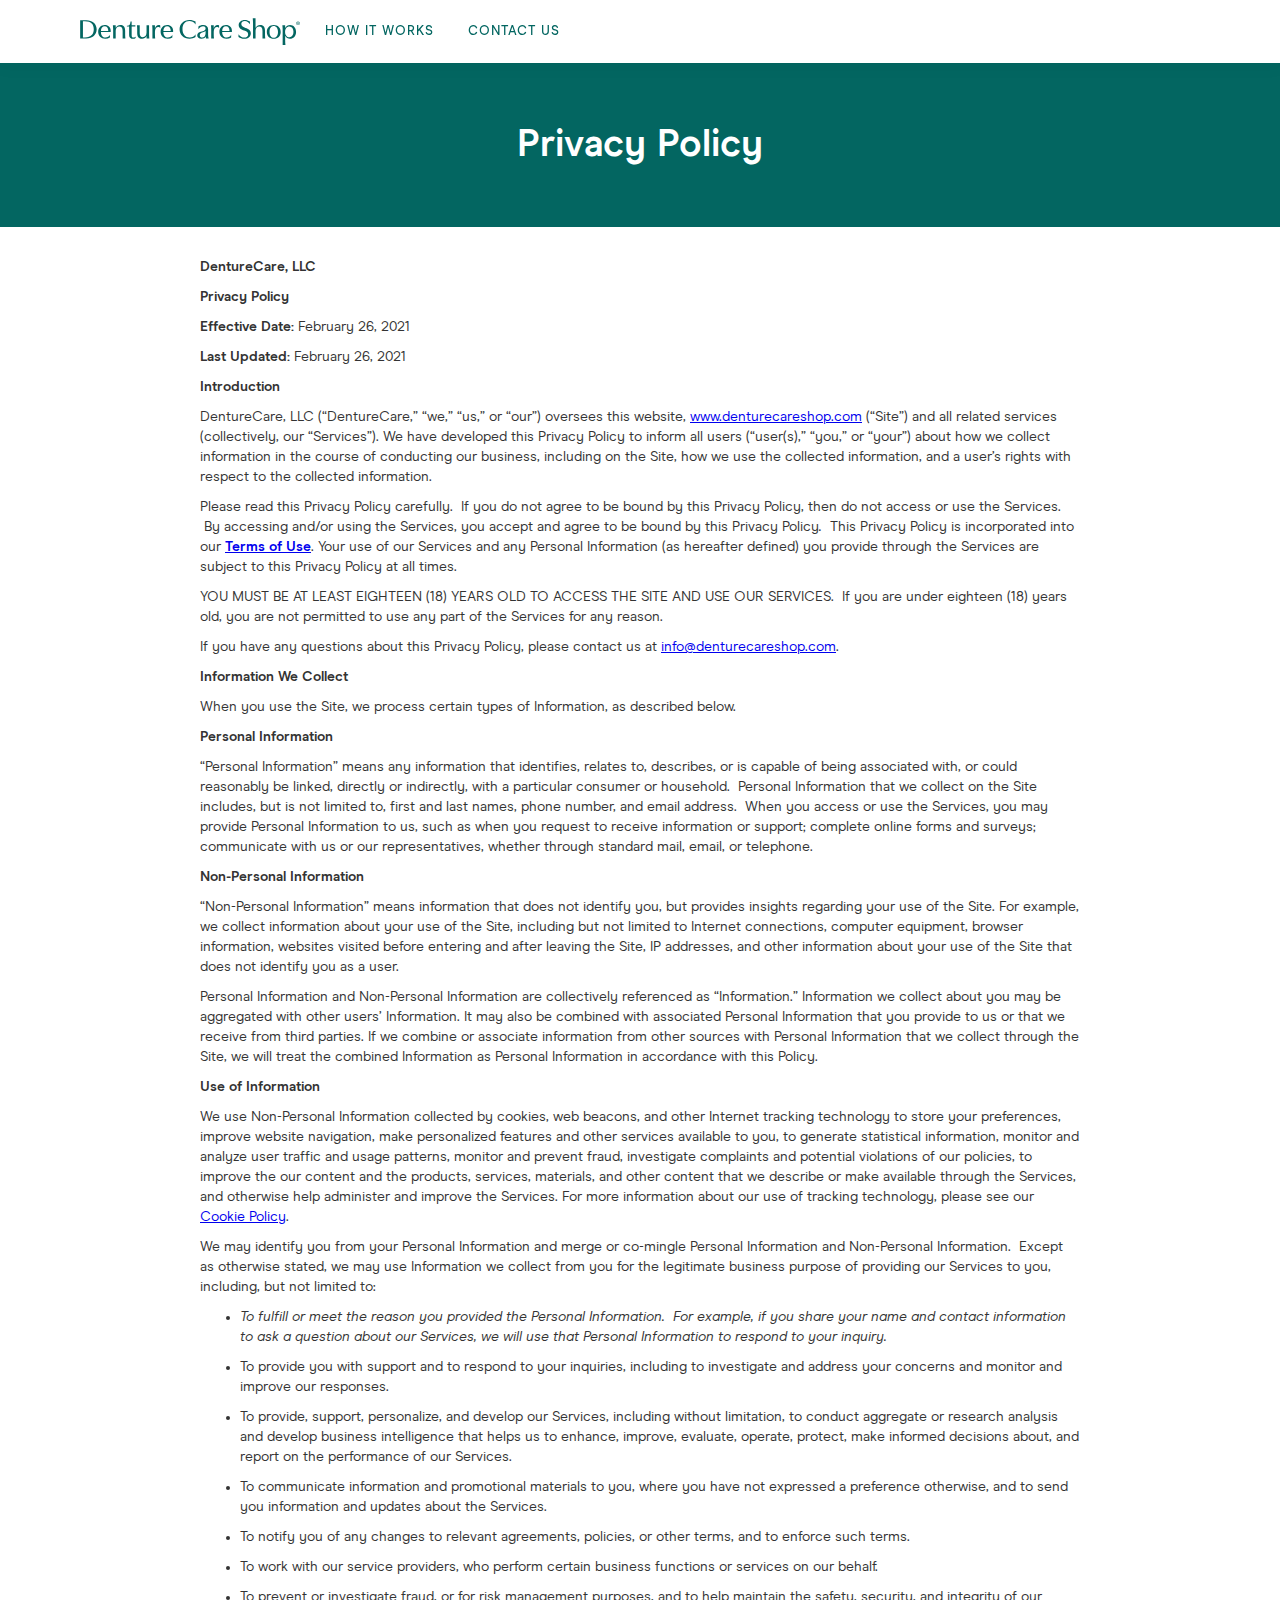
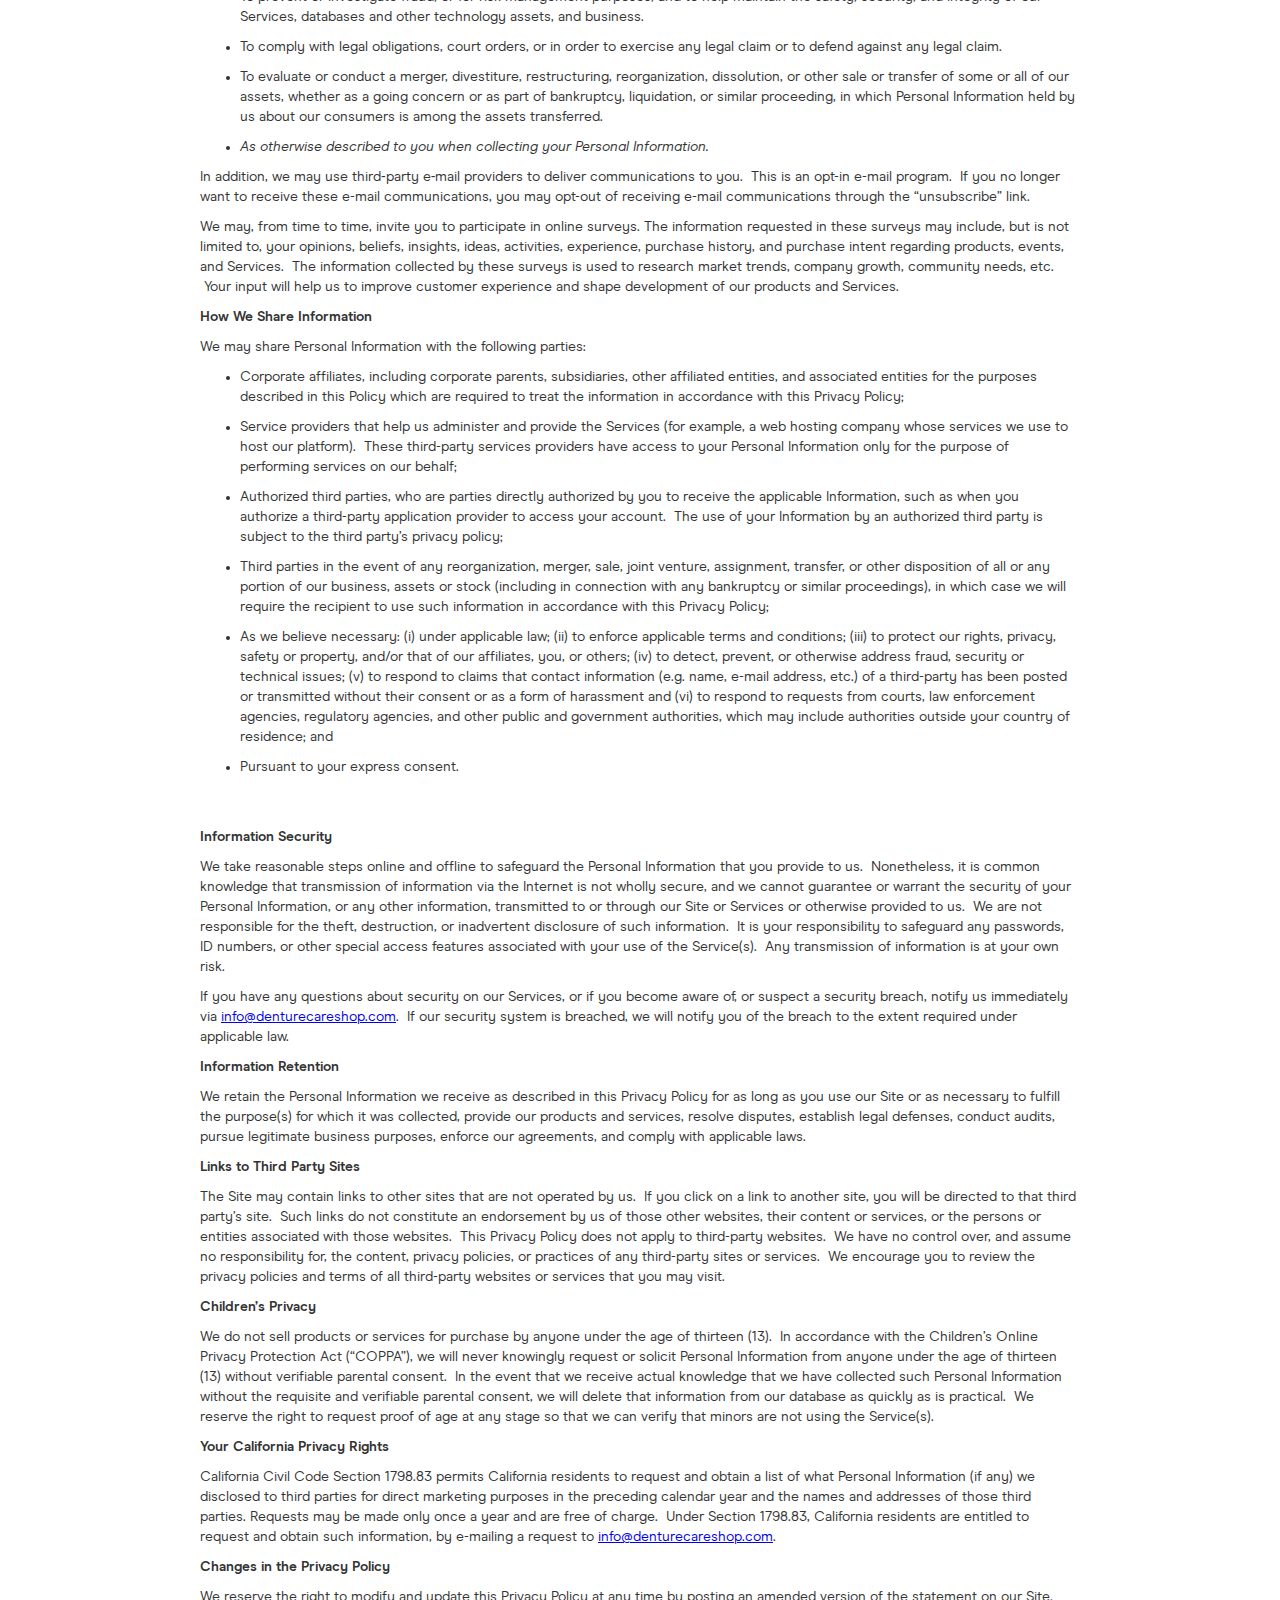
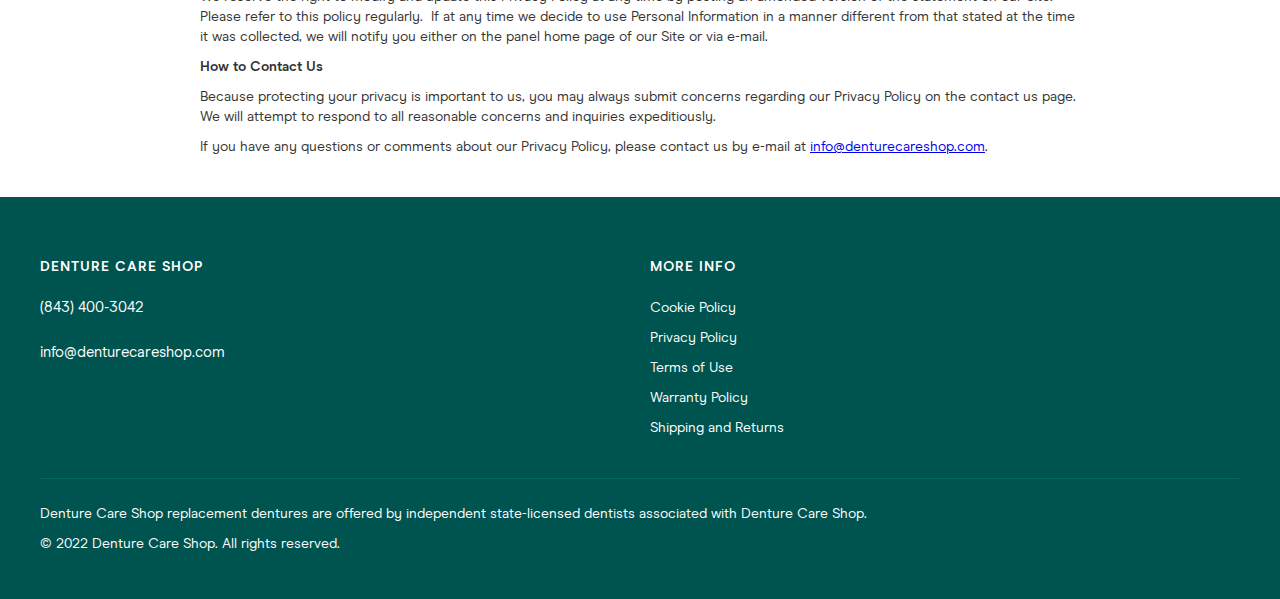
<file: privacy-policy.html>
<!DOCTYPE html><!--  Last Published: Sat Jun 11 2022 02:56:32 GMT+0000 (Coordinated Universal Time)  -->
<html data-wf-page="6298e4921af586195ef93d32" data-wf-site="606b246e3013aa4a62103a99">
<head>
  <meta charset="utf-8">
  <title>Denture Care Shop | Privacy Policy</title>
  <meta content="Denture Care Shop uses your information to improve and customize your browsing experience searching for affordable and quick dentures while you wait. Read our Privacy Policy here." name="description">
  <meta content="Denture Care Shop | Privacy Policy" property="og:title">
  <meta content="Denture Care Shop uses your information to improve and customize your browsing experience searching for affordable and quick dentures while you wait. Read our Privacy Policy here." property="og:description">
  <meta content="Denture Care Shop | Privacy Policy" property="twitter:title">
  <meta content="Denture Care Shop uses your information to improve and customize your browsing experience searching for affordable and quick dentures while you wait. Read our Privacy Policy here." property="twitter:description">
  <meta property="og:type" content="website">
  <meta content="summary_large_image" name="twitter:card">
  <meta content="width=device-width, initial-scale=1" name="viewport">
  <link href="css/normalize.css" rel="stylesheet" type="text/css">
  <link href="css/webflow.css" rel="stylesheet" type="text/css">
  <link href="css/dcs-42f884.webflow.css" rel="stylesheet" type="text/css">
  <!-- [if lt IE 9]><script src="https://cdnjs.cloudflare.com/ajax/libs/html5shiv/3.7.3/html5shiv.min.js" type="text/javascript"></script><![endif] -->
  <script type="text/javascript">
      ! function(o, c) {
        var n = c.documentElement,
          t = " w-mod-";
        n.className += t + "js", ("ontouchstart" in o || o.DocumentTouch && c instanceof DocumentTouch) && (n.className += t + "touch")
      }(window, document);
    </script>
  <link href="images/favicon.png" rel="shortcut icon" type="image/x-icon">
  <link href="images/webclip.png" rel="apple-touch-icon"> <!--  Google Tag Manager  -->
  <!--  Q2 Marketing     -->
  <script>
      (function(w, d, s, l, i) {
        w[l] = w[l] || [];
        w[l].push({
          'gtm.start': new Date().getTime(),
          event: 'gtm.js'
        });
        var f = d.getElementsByTagName(s)[0],
          j = d.createElement(s),
          dl = l != 'dataLayer' ? '&l=' + l : '';
        j.async = true;
        j.src =
          'https://www.googletagmanager.com/gtm.js?id=' + i + dl;
        f.parentNode.insertBefore(j, f);
      })(window, document, 'script', 'dataLayer', 'GTM-MKVX43T');
    </script>
  <!--  End Google Tag Manager  -->
  <meta name="keywords" content="affordable dentures, denture replacement, false teeth replacement, refit, delivery, repair, replication, fix, improvement, enhancement, reline, dentures near me, walk in denture repair, immediate dentures cost, dentures in a day, dentures in one day, cheap dentures, cheap false teeth">
</head>
<body class="body-2">
  <div data-collapse="medium" data-animation="default" data-duration="400" data-easing="ease" data-easing2="ease" role="banner" class="navbar w-nav">
    <div class="container-2 w-container">
      <div class="div-block-10">
        <a href="index.html" class="w-inline-block"><img loading="lazy" src="images/Wordmark-TM-Green.svg" alt="" class="image-10"></a>
      </div>
      <div class="div-block-10">
        <a href="index.html" class="w-inline-block"><img loading="lazy" src="images/logo_mobile.svg" alt="" class="image-11"></a>
      </div>
      <nav role="navigation" class="nav-menu w-nav-menu">
        <a href="/#how-it-works" class="nav-link w-nav-link">How IT WORKS</a>
        <a href="contact-us.html" class="nav-link w-nav-link">cONTACT US</a>
      </nav>
      <div class="div-block-88"></div>
      <a whenclicked="formOpen()" href="#" class="button mobile-button-fix w-button">Book Now</a>
      <div class="menu-button w-nav-button">
        <div class="w-icon-nav-menu"></div>
      </div>
    </div>
  </div>
  <div class="section-10 wf-section">
    <div class="container-20 w-container">
      <h1 class="heading-11">Privacy Policy<br></h1>
    </div>
  </div>
  <div class="wf-section">
    <div class="container-21 w-container">
      <div class="w-richtext">
        <p><strong>DentureCare, LLC</strong></p>
        <p><strong>Privacy Policy</strong></p>
        <p> </p>
        <p><strong>Effective Date: </strong>February 26, 2021</p>
        <p><strong>Last Updated:</strong> February 26, 2021</p>
        <p> </p>
        <p><strong>Introduction</strong></p>
        <p>DentureCare, LLC (“DentureCare,” “we,” “us,” or “our”) oversees this website, <a href="http://www.denturecareshop.com/">www.denturecareshop.com</a> (“Site”) and all related services (collectively, our “Services”). We have developed this Privacy Policy to inform all users (“user(s),” “you,” or “your”) about how we collect information in the course of conducting our business, including on the Site, how we use the collected information, and a user’s rights with respect to the collected information.</p>
        <p> </p>
        <p>Please read this Privacy Policy carefully.  If you do not agree to be bound by this Privacy Policy, then do not access or use the Services.  By accessing and/or using the Services, you accept and agree to be bound by this Privacy Policy<em>.</em>  This Privacy Policy is incorporated into our <a href="https://www.denturecareshop.com/terms"><strong>Terms of Use</strong></a>. Your use of our Services and any Personal Information (as hereafter defined) you provide through the Services are subject to this Privacy Policy at all times.</p>
        <p> </p>
        <p>YOU MUST BE AT LEAST EIGHTEEN (18) YEARS OLD TO ACCESS THE SITE AND USE OUR SERVICES.  If you are under eighteen (18) years old, you are not permitted to use any part of the Services for any reason. </p>
        <p> </p>
        <p>If you have any questions about this Privacy Policy, please contact us at <a href="mailto:info@denturecareshop.com">info@denturecareshop.com</a>. </p>
        <p> </p>
        <p><strong>Information We Collect </strong> </p>
        <p>When you use the Site, we process certain types of Information, as described below.</p>
        <p> </p>
        <p><strong>Personal Information</strong></p>
        <p>“Personal Information” means any information that identifies, relates to, describes, or is capable of being associated with, or could reasonably be linked, directly or indirectly, with a particular consumer or household.  Personal Information that we collect on the Site includes, but is not limited to, first and last names, phone number, and email address.  When you access or use the Services, you may provide Personal Information to us, such as when you request to receive information or support; complete online forms and surveys; communicate with us or our representatives, whether through standard mail, email, or telephone. </p>
        <p> </p>
        <p><strong>Non-Personal Information</strong></p>
        <p>“Non-Personal Information” means information that does not identify you, but provides insights regarding your use of the Site. For example, we collect information about your use of the Site, including but not limited to Internet connections, computer equipment, browser information, websites visited before entering and after leaving the Site, IP addresses, and other information about your use of the Site that does not identify you as a user. </p>
        <p>Personal Information and Non-Personal Information are collectively referenced as “Information.” Information we collect about you may be aggregated with other users’ Information. It may also be combined with associated Personal Information that you provide to us or that we receive from third parties. If we combine or associate information from other sources with Personal Information that we collect through the Site, we will treat the combined Information as Personal Information in accordance with this Policy.</p>
        <p> </p>
        <p><strong>Use of Information</strong></p>
        <p>We use Non-Personal Information collected by cookies, web beacons, and other Internet tracking technology to store your preferences, improve website navigation, make personalized features and other services available to you, to generate statistical information, monitor and analyze user traffic and usage patterns, monitor and prevent fraud, investigate complaints and potential violations of our policies, to improve the our content and the products, services, materials, and other content that we describe or make available through the Services, and otherwise help administer and improve the Services. For more information about our use of tracking technology, please see our <a href="https://www.denturecareshop.com/cookies">Cookie Policy</a>. </p>
        <p> </p>
        <p>We may identify you from your Personal Information and merge or co-mingle Personal Information and Non-Personal Information.  Except as otherwise stated, we may use Information we collect from you for the legitimate business purpose of providing our Services to you, including, but not limited to: </p>
        <p> </p>
        <p> </p>
        <ul role="list">
          <li><em>To fulfill or meet the reason you provided the Personal Information.  For example, if you share your name and contact information to ask a question about our Services, we will use that Personal Information to respond to your inquiry.  </em></li>
        </ul>
        <ul role="list">
          <li>To provide you with support and to respond to your inquiries, including to investigate and address your concerns and monitor and improve our responses.</li>
        </ul>
        <ul role="list">
          <li>To provide, support, personalize, and develop our Services, including without limitation, to conduct aggregate or research analysis and develop business intelligence that helps us to enhance, improve, evaluate, operate, protect, make informed decisions about, and report on the performance of our Services.</li>
        </ul>
        <ul role="list">
          <li>To communicate information and promotional materials to you, where you have not expressed a preference otherwise, and to send you information and updates about the Services.</li>
        </ul>
        <ul role="list">
          <li>To notify you of any changes to relevant agreements, policies, or other terms, and to enforce such terms.</li>
        </ul>
        <ul role="list">
          <li>To work with our service providers, who perform certain business functions or services on our behalf.</li>
        </ul>
        <ul role="list">
          <li>To prevent or investigate fraud, or for risk management purposes, and to help maintain the safety, security, and integrity of our Services, databases and other technology assets, and business.</li>
        </ul>
        <ul role="list">
          <li>To comply with legal obligations, court orders, or in order to exercise any legal claim or to defend against any legal claim.</li>
        </ul>
        <p> </p>
        <ul role="list">
          <li>To evaluate or conduct a merger, divestiture, restructuring, reorganization, dissolution, or other sale or transfer of some or all of our assets, whether as a going concern or as part of bankruptcy, liquidation, or similar proceeding, in which Personal Information held by us about our consumers is among the assets transferred.</li>
        </ul>
        <p> </p>
        <ul role="list">
          <li><em>As otherwise described to you when collecting your Personal Information.</em></li>
        </ul>
        <p> </p>
        <p>In addition, we may use third‐party e‐mail providers to deliver communications to you.  This is an opt-in e-mail program.  If you no longer want to receive these e-mail communications, you may opt-out of receiving e-mail communications through the “unsubscribe” link.</p>
        <p> </p>
        <p>We may, from time to time, invite you to participate in online surveys. The information requested in these surveys may include, but is not limited to, your opinions, beliefs, insights, ideas, activities, experience, purchase history, and purchase intent regarding products, events, and Services.  The information collected by these surveys is used to research market trends, company growth, community needs, etc.  Your input will help us to improve customer experience and shape development of our products and Services.</p>
        <p> </p>
        <p><strong>How We Share Information</strong></p>
        <p>We may share Personal Information with the following parties:</p>
        <p> </p>
        <ul role="list">
          <li>Corporate affiliates, including corporate parents, subsidiaries, other affiliated entities, and associated entities for the purposes described in this Policy which are required to treat the information in accordance with this Privacy Policy; </li>
        </ul>
        <p> </p>
        <ul role="list">
          <li>Service providers that help us administer and provide the Services (for example, a web hosting company whose services we use to host our platform).  These third-party services providers have access to your Personal Information only for the purpose of performing services on our behalf;</li>
        </ul>
        <p> </p>
        <ul role="list">
          <li>Authorized third parties, who are parties directly authorized by you to receive the applicable Information, such as when you authorize a third-party application provider to access your account.  The use of your Information by an authorized third party is subject to the third party’s privacy policy;</li>
        </ul>
        <p> </p>
        <ul role="list">
          <li>Third parties in the event of any reorganization, merger, sale, joint venture, assignment, transfer, or other disposition of all or any portion of our business, assets or stock (including in connection with any bankruptcy or similar proceedings), in which case we will require the recipient to use such information in accordance with this Privacy Policy; </li>
        </ul>
        <p> </p>
        <ul role="list">
          <li>As we believe necessary: (i) under applicable law; (ii) to enforce applicable terms and conditions; (iii) to protect our rights, privacy, safety or property, and/or that of our affiliates, you, or others; (iv) to detect, prevent, or otherwise address fraud, security or technical issues; (v) to respond to claims that contact information (e.g. name, e-mail address, etc.) of a third-party has been posted or transmitted without their consent or as a form of harassment and (vi) to respond to requests from courts, law enforcement agencies, regulatory agencies, and other public and government authorities, which may include authorities outside your country of residence; and</li>
        </ul>
        <p> </p>
        <ul role="list">
          <li>Pursuant to your express consent.</li>
        </ul>
        <p><br><br><strong>Information Security</strong></p>
        <p>We take reasonable steps online and offline to safeguard the Personal Information that you provide to us.  Nonetheless, it is common knowledge that transmission of information via the Internet is not wholly secure, and we cannot guarantee or warrant the security of your Personal Information, or any other information, transmitted to or through our Site or Services or otherwise provided to us.  We are not responsible for the theft, destruction, or inadvertent disclosure of such information.  It is your responsibility to safeguard any passwords, ID numbers, or other special access features associated with your use of the Service(s).  Any transmission of information is at your own risk.</p>
        <p> </p>
        <p>If you have any questions about security on our Services, or if you become aware of, or suspect a security breach, notify us immediately via <a href="mailto:info@denturecareshop.com">info@denturecareshop.com</a>.  If our security system is breached, we will notify you of the breach to the extent required under applicable law.</p>
        <p> </p>
        <p><strong>Information Retention</strong></p>
        <p>We retain the Personal Information we receive as described in this Privacy Policy for as long as you use our Site or as necessary to fulfill the purpose(s) for which it was collected, provide our products and services, resolve disputes, establish legal defenses, conduct audits, pursue legitimate business purposes, enforce our agreements, and comply with applicable laws. </p>
        <p> </p>
        <p><strong>Links to Third Party Sites</strong></p>
        <p>The Site may contain links to other sites that are not operated by us.  If you click on a link to another site, you will be directed to that third party’s site.  Such links do not constitute an endorsement by us of those other websites, their content or services, or the persons or entities associated with those websites.  This Privacy Policy does not apply to third-party websites.  We have no control over, and assume no responsibility for, the content, privacy policies, or practices of any third-party sites or services.  We encourage you to review the privacy policies and terms of all third-party websites or services that you may visit.</p>
        <p> </p>
        <p><strong>Children’s Privacy</strong></p>
        <p>We do not sell products or services for purchase by anyone under the age of thirteen (13).  In accordance with the Children’s Online Privacy Protection Act (“COPPA”), we will never knowingly request or solicit Personal Information from anyone under the age of thirteen (13) without verifiable parental consent.  In the event that we receive actual knowledge that we have collected such Personal Information without the requisite and verifiable parental consent, we will delete that information from our database as quickly as is practical.  We reserve the right to request proof of age at any stage so that we can verify that minors are not using the Service(s).</p>
        <p> </p>
        <p><strong>Your California Privacy Rights</strong></p>
        <p>California Civil Code Section 1798.83 permits California residents to request and obtain a list of what Personal Information (if any) we disclosed to third parties for direct marketing purposes in the preceding calendar year and the names and addresses of those third parties. Requests may be made only once a year and are free of charge.  Under Section 1798.83, California residents are entitled to request and obtain such information, by e-mailing a request to <a href="mailto:info@denturecareshop.com">info@denturecareshop.com</a>. </p>
        <p> </p>
        <p><strong>Changes in the Privacy Policy</strong></p>
        <p>We reserve the right to modify and update this Privacy Policy at any time by posting an amended version of the statement on our Site. Please refer to this policy regularly.  If at any time we decide to use Personal Information in a manner different from that stated at the time it was collected, we will notify you either on the panel home page of our Site or via e-mail.</p>
        <p> </p>
        <p><strong>How to Contact Us</strong></p>
        <p>Because protecting your privacy is important to us, you may always submit concerns regarding our Privacy Policy on the contact us page. We will attempt to respond to all reasonable concerns and inquiries expeditiously.</p>
        <p> </p>
        <p>If you have any questions or comments about our Privacy Policy, please contact us by e-mail at <a href="mailto:info@denturecareshop.com">info@denturecareshop.com</a>.<br></p>
      </div>
    </div>
  </div>
  <footer id="footer" class="footer wf-section">
    <div class="container-17 w-container">
      <div class="columns-3 w-row">
        <div class="footer-column w-col w-col-6">
          <h2 class="footer-heading">denture care shop</h2>
          <ul role="list" class="w-list-unstyled">
            <li class="footer-hours-text spacer">
              <a href="tel:8434003042" class="footer-link">(843) 400-3042</a>
            </li>
            <li class="footer-hours-text spacer">
              <a href="mailto:info@denturecareshop.com" class="footer-link">info@denturecareshop.com</a>
            </li>
          </ul>
        </div>
        <div class="footer-column w-col w-col-6">
          <h2 class="footer-heading">More info</h2>
          <ul role="list" class="w-list-unstyled">
            <li>
              <a href="cookies.html" class="footer-link">Cookie Policy</a>
            </li>
            <li>
              <a href="privacy-policy.html" aria-current="page" class="footer-link w--current">Privacy Policy</a>
            </li>
            <li>
              <a href="terms-of-use.html" class="footer-link">Terms of Use</a>
            </li>
            <li>
              <a href="returns.html" class="footer-link">Warranty Policy</a>
            </li>
            <li>
              <a href="shipping-returns.html" class="footer-link">Shipping and Returns</a>
            </li>
          </ul>
        </div>
      </div>
    </div>
    <div class="container-16 w-container">
      <div class="div-block-14"></div>
      <div class="text-block-7">Denture Care Shop replacement dentures are offered by independent state-licensed dentists associated with Denture Care Shop.<br>© 2022 Denture Care Shop. All rights reserved.<br></div>
    </div>
  </footer>
  <script src="https://d3e54v103j8qbb.cloudfront.net/js/jquery-3.5.1.min.dc5e7f18c8.js?site=606b246e3013aa4a62103a99" type="text/javascript" integrity="sha256-9/aliU8dGd2tb6OSsuzixeV4y/faTqgFtohetphbbj0=" crossorigin="anonymous"></script>
  <script src="js/webflow.js" type="text/javascript"></script>
  <!-- [if lte IE 9]><script src="https://cdnjs.cloudflare.com/ajax/libs/placeholders/3.0.2/placeholders.min.js"></script><![endif] -->
  <!--  Google Tag Manager (noscript)  -->
  <!--  Q2 Marketing  -->
  <noscript><iframe src="https://www.googletagmanager.com/ns.html?id=GTM-MKVX43T" height="0" width="0" style="display:none;visibility:hidden"></iframe></noscript>
  <!--  End Google Tag Manager (noscript)  -->
  <script>
      window.onload = function() {
        var anchors = document.getElementsByTagName('*');
        for (var i = 0; i < anchors.length; i++) {
          var anchor = anchors[i];
          anchor.onclick = function() {
            code = this.getAttribute('whenClicked');
            eval(code);
          }
        }
      }
    </script>
  <div id="formContainer" class="form-container" style="display: none;">
    <div class="form">
      <img class="close-button" whenclicked="formClose()" src="images/close_1.svg">
      <div class="form-padding">
        <div id="formContent">
          <h2>What type of dentures do you need?</h2>
          <p>Choose as many as you like</p>
          <div class="items">
            <div whenclicked="formButtonClick(this, true, false)">Full upper and/or lower dentures</div>
            <div whenclicked="formButtonClick(this, false, true)">Partial upper and/or lower dentures</div>
            <div whenclicked="formButtonClick(this, false, false)">Snap in upper and/or lower dentures</div>
          </div>
          <button id="formNext" style="visibility: hidden;" whenclicked="formNext()">Next</button>
        </div>
        <div id="formButtons" style="display: none;">
          <a id="calendlyButton" whenclicked="dataLayer.push({'event': 'openCalendly'})" href="https://calendly.com/denturecareshop" target="_blank" style="display: inline-block;">Schedule Online</a>
          <p style="margin-top: 10px; margin-bottom: 0;">OR</p>
          <a href="tel:+18434003042" style="display: inline-block;">Call (843) 400-3042</a>
        </div>
      </div>
    </div>
  </div>
  <style>
      .nav-link:after {
        bottom: 0;
        content: "";
        display: block;
        height: 4px;
        left: 50%;
        position: absolute;
        background: #B87CB1;
        transition: width 0.3s ease 0s, left 0.3s ease 0s;
        width: 0;
      }
      .nav-link:hover:after,
      .nav-link.w--current:after {
        width: 100%;
        left: 0;
      }
      .form-container {
        position: fixed;
        top: 0;
        left: 0;
        width: 100%;
        height: 100%;
        background-color: rgba(0, 0, 0, 0.8);
        z-index: 1001;
        display: flex;
        justify-content: flex-end;
      }
      .form-container .form {
        background-color: #036661;
        color: #fff;
        width: 800px;
        height: 100%;
        display: flex;
        align-items: center;
        position: relative;
      }
      .form-container .form .close-button {
        width: 42px;
        height: 42px;
        cursor: pointer;
        position: absolute;
        top: 10px;
        right: 10px;
      }
      .form-container .form .form-padding {
        padding: 0 80px;
      }
      @media only screen and (max-width: 580px) {
        .form-container .form .form-padding {
          padding: 0 12px;
        }
      }
      .form-container .form .form-padding h2 {
        font-size: 24px;
        font-weight: 300;
        line-height: 1.5;
      }
      .form-container .form .form-padding p {
        margin-top: 32px;
        margin-bottom: 16px;
        font-size: 14px;
      }
      .form-container .form .form-padding .items>div {
        box-sizing: border-box;
        user-select: none;
        cursor: pointer;
        width: 100%;
        box-shadow: rgba(255, 255, 255, 0.6) 0px 0px 0px 1px inset;
        padding: 12px;
        background-color: rgba(255, 255, 255, 0.1);
        border-radius: 4px;
        font-size: 18px;
        margin-bottom: 8px;
      }
      @media only screen and (min-width: 580px) {
        .form-container .form .form-padding .items>div {
          width: 400px;
        }
      }
      .form-container .form .form-padding .items>div:hover {
        background-color: rgba(255, 255, 255, 0.3);
      }
      .form-container .form .form-padding .items>div.active {
        box-shadow: rgb(255, 255, 255) 0px 0px 0px 4px inset;
      }
      .form-container .form .form-padding button,
      .form-container .form .form-padding a {
        text-decoration: none;
        user-select: none;
        margin-top: 8px;
        position: relative;
        display: inline-block;
        font-family: inherit;
        font-weight: 400;
        cursor: pointer;
        transition-duration: 0.1s;
        transition-property: background-color, color, border-color, opacity, box-shadow;
        transition-timing-function: ease-out;
        outline: currentcolor none medium;
        border: 1px solid transparent;
        box-shadow: rgba(0, 0, 0, 0.1) 0px 3px 12px 0px;
        padding: 10px 14px;
        background-color: #e8f3f5;
        color: #438d9b;
        border-radius: 4px;
        font-size: 18px;
      }
      .form-container .form .form-padding button:active,
      .form-container .form .form-padding a:active {
        background-color: #d1dbdd;
      }
    </style>
  <script type="text/javascript">
      let selectedItems = 0;
      let hasFullDentures = false;
      let hasPartialDentures = false;
      function formButtonClick(el, fullDentures, partialDentures) {
        const activating = el.getAttribute('class') !== 'active'
        el.setAttribute('class', activating ? 'active' : '')
        if (fullDentures) hasFullDentures = activating
        if (partialDentures) hasPartialDentures = activating
        selectedItems += activating ? 1 : -1
        const button = document.getElementById('formNext')
        if (selectedItems > 0) button.setAttribute('style', '')
        else button.setAttribute('style', 'visibility: hidden;')
      }
      function formNext() {
        const content = document.getElementById('formContent')
        if (hasFullDentures || hasPartialDentures) {
          content.innerHTML = `<h2>Congrats, you're a perfect fit! Get started by scheduling an appointment.</h2>`
          document.getElementById('formButtons').setAttribute('style', '')
          /*    } else if (hasPartialDentures) {
                const button = document.getElementById('calendlyButton')
                button.innerText = 'Fill Online Form'
                button.href = 'https://forms.gle/3fZK84o1QEAWHKg68'
                content.innerHTML = `<h2>Congrats, you're a perfect fit! Get started by filling out a short online form so that we can schedule an appointment.</h2>`
                document.getElementById('formButtons').setAttribute('style', '')
          */
        } else {
          content.innerHTML = `
        <h2>Sorry, we're still working on making snap-in dentures perfect. Check back soon!</h2>
        <button onClick="formClose()">Close</button>
      `
        }
      }
      function formOpen() {
        document.getElementById('formContainer').setAttribute('style', '')
        dataLayer.push({
          'event': 'formOpen'
        })
      }
      function formClose() {
        document.getElementById('formContainer').setAttribute('style', 'display: none;')
      }
    </script>
  <script type="text/javascript">
      ! function(a, b) {
        "use strict";
        function c(a, b) {
          for (var c in b) b.hasOwnProperty(c) && (a[c] = b[c]);
          return a
        }
        function d() {
          "function" == typeof b && b.fn.extend({
            ReplaceMe: function(a) {
              return this.each(function() {
                new e(this, a)
              })
            }
          })
        }
        function e(a, b) {
          var d = {
            animation: "animated fadeIn",
            speed: 2e3,
            separator: ",",
            hoverStop: !1,
            clickChange: !1,
            loopCount: "infinite",
            autoRun: !0,
            onInit: !1,
            onChange: !1,
            onComplete: !1
          };
          if ("object" == typeof b ? this.options = c(d, b) : this.options = d, "undefined" == typeof a) throw new Error('ReplaceMe [constructor]: "element" parameter is required');
          if ("object" == typeof a) this.element = a;
          else {
            if ("string" != typeof a) throw new Error('ReplaceMe [constructor]: wrong "element" parameter');
            this.element = document.querySelector(a)
          }
          this.init()
        }
        e.prototype.init = function() {
          "function" == typeof this.options.onInit && this.options.onInit(), this.words = this.escapeHTML(this.element.innerHTML).split(this.options.separator), this.count = this.words.length, this.position = this.loopCount = 0, this.running = !1, this.bindAll(), this.options.autoRun === !0 && this.start()
        }, e.prototype.bindAll = function() {
          this.options.hoverStop === !0 && (this.element.addEventListener("mouseover", this.pause.bind(this)), this.element.addEventListener("mouseout", this.start.bind(this))), this.options.clickChange === !0 && this.element.addEventListener("click", this.change.bind(this))
        }, e.prototype.changeAnimation = function() {
          this.change(), this.loop = setTimeout(this.changeAnimation.bind(this), this.options.speed)
        }, e.prototype.start = function() {
          this.running !== !0 && (this.running = !0, this.changeWord(this.words[this.position]), this.position++), this.loop = setTimeout(this.changeAnimation.bind(this), this.options.speed)
        }, e.prototype.change = function() {
          return this.position > this.count - 1 && (this.position = 0, this.loopCount++, this.loopCount >= this.options.loopCount) ? void this.stop() : (this.changeWord(this.words[this.position]), this.position++, void("function" == typeof this.options.onChange && this.options.onChange()))
        }, e.prototype.stop = function() {
          this.running = !1, this.position = this.loopCount = 0, this.pause(), "function" == typeof this.options.onComplete && this.options.onComplete()
        }, e.prototype.pause = function() {
          clearTimeout(this.loop)
        }, e.prototype.changeWord = function(a) {
          this.element.innerHTML = '<span class="' + this.options.animation + '" style="display:inline-block;">' + a + "</span>"
        }, e.prototype.escapeHTML = function(a) {
          var b = /<\/?\w+\s*[^>]*>/g;
          return b.test(a) === !0 ? a.replace(b, "") : a
        }, a.ReplaceMe = e, d()
      }(window, window.jQuery);
    </script>
  <script type="text/javascript">
      ;
      (() => {
        const html = `<div id="videoPlayer" class="videoPlayerPosition">
          <div class="videoPlayerHolder">
              <div><img style="width: 42px; height: 42px; background-color: #036661;" id="videoClose" src="/static/img/close.svg"/></div>
              <iframe style="max-width: 90vw; max-height: 70vh;" width="840" height="630" src="https://www.youtube-nocookie.com/embed/4Pr7ZqAo-eo?autoplay=1&rel=0" frameborder="0" allow="accelerometer; autoplay; clipboard-write; encrypted-media; gyroscope; picture-in-picture;" allowfullscreen></iframe>
          </div>
      </div>`
        document.querySelector(".video-overlay__content").addEventListener("click", () => {
          document.querySelector("#videoModalContainer").innerHTML += html
          document.querySelector("#videoClose").addEventListener("click", () => {
            const elem = document.querySelector("#videoPlayer")
            elem.parentElement.removeChild(elem)
          })
        })
      })()
    </script>
  <script type="text/javascript">
      var replace = new ReplaceMe(document.querySelector('.replace-me'), {
        animation: 'fadeIn ease',
        speed: 3000,
        separator: ',',
        hoverStop: false,
        clickChange: false,
        loopCount: 'infinite',
        autoRun: true,
        onInit: false,
        onChange: false,
        onComplete: false
      });
    </script>
</body>
</html>
</file>
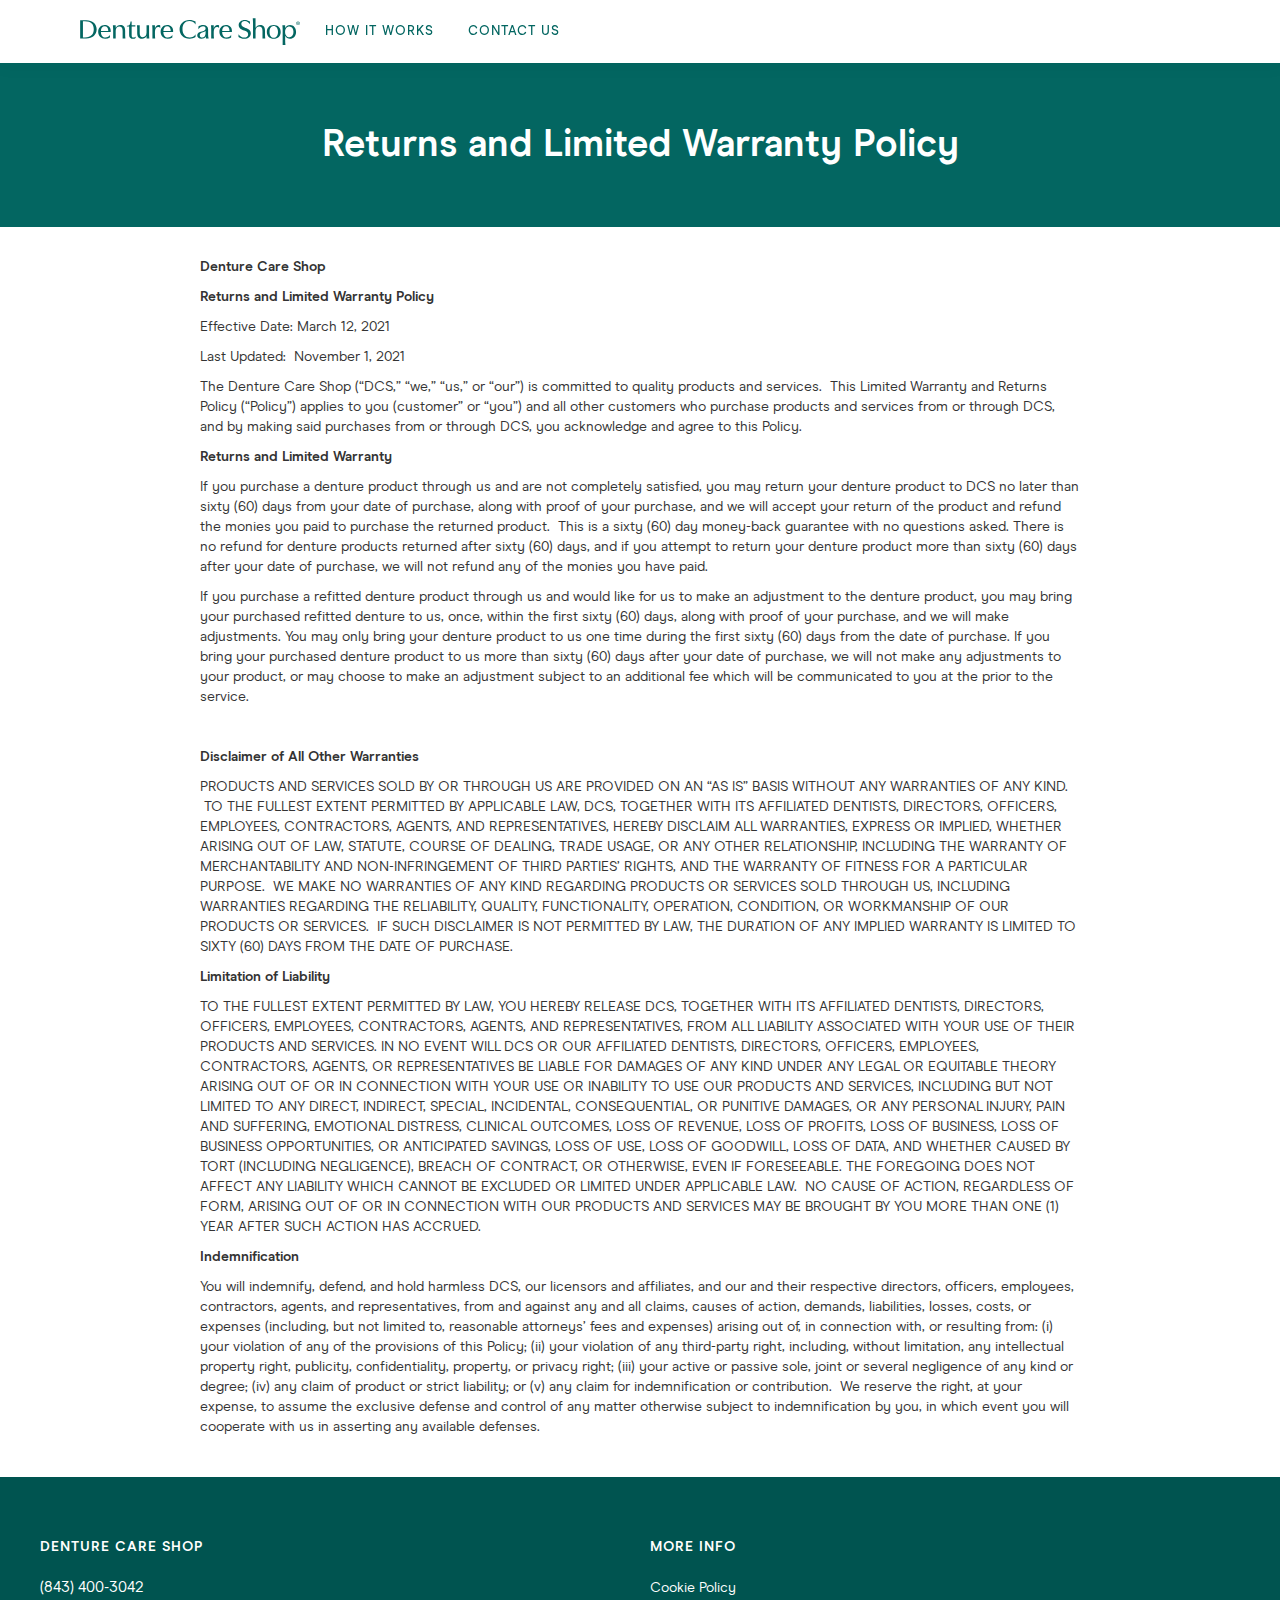
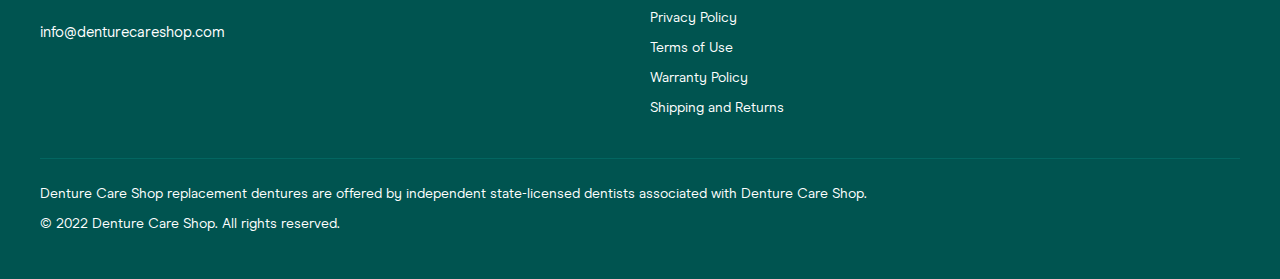
<file: returns.html>
<!DOCTYPE html><!--  Last Published: Sat Jun 11 2022 02:56:32 GMT+0000 (Coordinated Universal Time)  -->
<html data-wf-page="6298e4921af586cf6ff93d33" data-wf-site="606b246e3013aa4a62103a99">
<head>
  <meta charset="utf-8">
  <title>Denture Care Shop | Returns and Limited Warranty Policy</title>
  <meta content="Denture Care Shop provides a no questions asked money back guarantee within 60 days of purchase of your new replacement dentures or new refitted dentures." name="description">
  <meta content="Denture Care Shop | Returns and Limited Warranty Policy" property="og:title">
  <meta content="Denture Care Shop provides a no questions asked money back guarantee within 60 days of purchase of your new replacement dentures or new refitted dentures." property="og:description">
  <meta content="Denture Care Shop | Returns and Limited Warranty Policy" property="twitter:title">
  <meta content="Denture Care Shop provides a no questions asked money back guarantee within 60 days of purchase of your new replacement dentures or new refitted dentures." property="twitter:description">
  <meta property="og:type" content="website">
  <meta content="summary_large_image" name="twitter:card">
  <meta content="width=device-width, initial-scale=1" name="viewport">
  <link href="css/normalize.css" rel="stylesheet" type="text/css">
  <link href="css/webflow.css" rel="stylesheet" type="text/css">
  <link href="css/dcs-42f884.webflow.css" rel="stylesheet" type="text/css">
  <!-- [if lt IE 9]><script src="https://cdnjs.cloudflare.com/ajax/libs/html5shiv/3.7.3/html5shiv.min.js" type="text/javascript"></script><![endif] -->
  <script type="text/javascript">
      ! function(o, c) {
        var n = c.documentElement,
          t = " w-mod-";
        n.className += t + "js", ("ontouchstart" in o || o.DocumentTouch && c instanceof DocumentTouch) && (n.className += t + "touch")
      }(window, document);
    </script>
  <link href="images/favicon.png" rel="shortcut icon" type="image/x-icon">
  <link href="images/webclip.png" rel="apple-touch-icon"> <!--  Google Tag Manager  -->
  <!--  Q2 Marketing     -->
  <script>
      (function(w, d, s, l, i) {
        w[l] = w[l] || [];
        w[l].push({
          'gtm.start': new Date().getTime(),
          event: 'gtm.js'
        });
        var f = d.getElementsByTagName(s)[0],
          j = d.createElement(s),
          dl = l != 'dataLayer' ? '&l=' + l : '';
        j.async = true;
        j.src =
          'https://www.googletagmanager.com/gtm.js?id=' + i + dl;
        f.parentNode.insertBefore(j, f);
      })(window, document, 'script', 'dataLayer', 'GTM-MKVX43T');
    </script>
  <!--  End Google Tag Manager  -->
  <meta name="keywords" content="affordable dentures, denture replacement, false teeth replacement, refit, delivery, repair, replication, fix, improvement, enhancement, reline, dentures near me, walk in denture repair, immediate dentures cost, dentures in a day, dentures in one day, cheap dentures, cheap false teeth">
</head>
<body class="body-2">
  <div data-collapse="medium" data-animation="default" data-duration="400" data-easing="ease" data-easing2="ease" role="banner" class="navbar w-nav">
    <div class="container-2 w-container">
      <div class="div-block-10">
        <a href="index.html" class="w-inline-block"><img loading="lazy" src="images/Wordmark-TM-Green.svg" alt="" class="image-10"></a>
      </div>
      <div class="div-block-10">
        <a href="index.html" class="w-inline-block"><img loading="lazy" src="images/logo_mobile.svg" alt="" class="image-11"></a>
      </div>
      <nav role="navigation" class="nav-menu w-nav-menu">
        <a href="/#how-it-works" class="nav-link w-nav-link">How IT WORKS</a>
        <a href="contact-us.html" class="nav-link w-nav-link">cONTACT US</a>
      </nav>
      <div class="div-block-88"></div>
      <a whenclicked="formOpen()" href="#" class="button mobile-button-fix w-button">Book Now</a>
      <div class="menu-button w-nav-button">
        <div class="w-icon-nav-menu"></div>
      </div>
    </div>
  </div>
  <div class="section-10 wf-section">
    <div class="container-20 w-container">
      <h1 class="heading-11">Returns and Limited Warranty Policy<br></h1>
    </div>
  </div>
  <div class="wf-section">
    <div class="container-21 w-container">
      <div class="w-richtext">
        <p><strong>Denture Care Shop</strong></p>
        <p><strong>Returns and Limited Warranty Policy</strong></p>
        <p> </p>
        <p>Effective Date: March 12, 2021</p>
        <p>Last Updated:  November 1, 2021</p>
        <p> </p>
        <p>The Denture Care Shop (“DCS,” “we,” “us,” or “our”) is committed to quality products and services.  This Limited Warranty and Returns Policy (“Policy”) applies to you (customer” or “you”) and all other customers who purchase products and services from or through DCS, and by making said purchases from or through DCS, you acknowledge and agree to this Policy.</p>
        <p> </p>
        <p><strong>Returns and Limited Warranty</strong></p>
        <p>If you purchase a denture product through us and are not completely satisfied, you may return your denture product to DCS no later than sixty (60) days from your date of purchase, along with proof of your purchase, and we will accept your return of the product and refund the monies you paid to purchase the returned product.  This is a sixty (60) day money-back guarantee with no questions asked. There is no refund for denture products returned after sixty (60) days, and if you attempt to return your denture product more than sixty (60) days after your date of purchase, we will not refund any of the monies you have paid.  </p>
        <p>If you purchase a refitted denture product through us and would like for us to make an adjustment to the denture product, you may bring your purchased refitted denture to us, once, within the first sixty (60) days, along with proof of your purchase, and we will make adjustments. You may only bring your denture product to us one time during the first sixty (60) days from the date of purchase. If you bring your purchased denture product to us more than sixty (60) days after your date of purchase, we will not make any adjustments to your product, or may choose to make an adjustment subject to an additional fee which will be communicated to you at the prior to the service.</p>
        <p>‍</p>
        <p><strong>Disclaimer of All Other Warranties</strong></p>
        <p>PRODUCTS AND SERVICES SOLD BY OR THROUGH US ARE PROVIDED ON AN “AS IS” BASIS WITHOUT ANY WARRANTIES OF ANY KIND.  TO THE FULLEST EXTENT PERMITTED BY APPLICABLE LAW, DCS, TOGETHER WITH ITS AFFILIATED DENTISTS, DIRECTORS, OFFICERS, EMPLOYEES, CONTRACTORS, AGENTS, AND REPRESENTATIVES, HEREBY DISCLAIM ALL WARRANTIES, EXPRESS OR IMPLIED, WHETHER ARISING OUT OF LAW, STATUTE, COURSE OF DEALING, TRADE USAGE, OR ANY OTHER RELATIONSHIP, INCLUDING THE WARRANTY OF MERCHANTABILITY AND NON-INFRINGEMENT OF THIRD PARTIES’ RIGHTS, AND THE WARRANTY OF FITNESS FOR A PARTICULAR PURPOSE.  WE MAKE NO WARRANTIES OF ANY KIND REGARDING PRODUCTS OR SERVICES SOLD THROUGH US, INCLUDING WARRANTIES REGARDING THE RELIABILITY, QUALITY, FUNCTIONALITY, OPERATION, CONDITION, OR WORKMANSHIP OF OUR PRODUCTS OR SERVICES.  IF SUCH DISCLAIMER IS NOT PERMITTED BY LAW, THE DURATION OF ANY IMPLIED WARRANTY IS LIMITED TO SIXTY (60) DAYS FROM THE DATE OF PURCHASE.</p>
        <p> </p>
        <p><strong>Limitation of Liability</strong></p>
        <p>TO THE FULLEST EXTENT PERMITTED BY LAW, YOU HEREBY RELEASE DCS, TOGETHER WITH ITS AFFILIATED DENTISTS, DIRECTORS, OFFICERS, EMPLOYEES, CONTRACTORS, AGENTS, AND REPRESENTATIVES, FROM ALL LIABILITY ASSOCIATED WITH YOUR USE OF THEIR PRODUCTS AND SERVICES. IN NO EVENT WILL DCS OR OUR AFFILIATED DENTISTS, DIRECTORS, OFFICERS, EMPLOYEES, CONTRACTORS, AGENTS, OR REPRESENTATIVES BE LIABLE FOR DAMAGES OF ANY KIND UNDER ANY LEGAL OR EQUITABLE THEORY ARISING OUT OF OR IN CONNECTION WITH YOUR USE OR INABILITY TO USE OUR PRODUCTS AND SERVICES, INCLUDING BUT NOT LIMITED TO ANY DIRECT, INDIRECT, SPECIAL, INCIDENTAL, CONSEQUENTIAL, OR PUNITIVE DAMAGES, OR ANY PERSONAL INJURY, PAIN AND SUFFERING, EMOTIONAL DISTRESS, CLINICAL OUTCOMES, LOSS OF REVENUE, LOSS OF PROFITS, LOSS OF BUSINESS, LOSS OF BUSINESS OPPORTUNITIES, OR ANTICIPATED SAVINGS, LOSS OF USE, LOSS OF GOODWILL, LOSS OF DATA, AND WHETHER CAUSED BY TORT (INCLUDING NEGLIGENCE), BREACH OF CONTRACT, OR OTHERWISE, EVEN IF FORESEEABLE. THE FOREGOING DOES NOT AFFECT ANY LIABILITY WHICH CANNOT BE EXCLUDED OR LIMITED UNDER APPLICABLE LAW.  NO CAUSE OF ACTION, REGARDLESS OF FORM, ARISING OUT OF OR IN CONNECTION WITH OUR PRODUCTS AND SERVICES MAY BE BROUGHT BY YOU MORE THAN ONE (1) YEAR AFTER SUCH ACTION HAS ACCRUED. </p>
        <p> </p>
        <p><strong>Indemnification</strong></p>
        <p>You will indemnify, defend, and hold harmless DCS, our licensors and affiliates, and our and their respective directors, officers, employees, contractors, agents, and representatives, from and against any and all claims, causes of action, demands, liabilities, losses, costs, or expenses (including, but not limited to, reasonable attorneys’ fees and expenses) arising out of, in connection with, or resulting from: (i) your violation of any of the provisions of this Policy; (ii) your violation of any third-party right, including, without limitation, any intellectual property right, publicity, confidentiality, property, or privacy right; (iii) your active or passive sole, joint or several negligence of any kind or degree; (iv) any claim of product or strict liability; or (v) any claim for indemnification or contribution.  We reserve the right, at your expense, to assume the exclusive defense and control of any matter otherwise subject to indemnification by you, in which event you will cooperate with us in asserting any available defenses.<br></p>
      </div>
    </div>
  </div>
  <footer id="footer" class="footer wf-section">
    <div class="container-17 w-container">
      <div class="columns-3 w-row">
        <div class="footer-column w-col w-col-6">
          <h2 class="footer-heading">denture care shop</h2>
          <ul role="list" class="w-list-unstyled">
            <li class="footer-hours-text spacer">
              <a href="tel:8434003042" class="footer-link">(843) 400-3042</a>
            </li>
            <li class="footer-hours-text spacer">
              <a href="mailto:info@denturecareshop.com" class="footer-link">info@denturecareshop.com</a>
            </li>
          </ul>
        </div>
        <div class="footer-column w-col w-col-6">
          <h2 class="footer-heading">More info</h2>
          <ul role="list" class="w-list-unstyled">
            <li>
              <a href="cookies.html" class="footer-link">Cookie Policy</a>
            </li>
            <li>
              <a href="privacy-policy.html" class="footer-link">Privacy Policy</a>
            </li>
            <li>
              <a href="terms-of-use.html" class="footer-link">Terms of Use</a>
            </li>
            <li>
              <a href="returns.html" aria-current="page" class="footer-link w--current">Warranty Policy</a>
            </li>
            <li>
              <a href="shipping-returns.html" class="footer-link">Shipping and Returns</a>
            </li>
          </ul>
        </div>
      </div>
    </div>
    <div class="container-16 w-container">
      <div class="div-block-14"></div>
      <div class="text-block-7">Denture Care Shop replacement dentures are offered by independent state-licensed dentists associated with Denture Care Shop.<br>© 2022 Denture Care Shop. All rights reserved.<br></div>
    </div>
  </footer>
  <script src="https://d3e54v103j8qbb.cloudfront.net/js/jquery-3.5.1.min.dc5e7f18c8.js?site=606b246e3013aa4a62103a99" type="text/javascript" integrity="sha256-9/aliU8dGd2tb6OSsuzixeV4y/faTqgFtohetphbbj0=" crossorigin="anonymous"></script>
  <script src="js/webflow.js" type="text/javascript"></script>
  <!-- [if lte IE 9]><script src="https://cdnjs.cloudflare.com/ajax/libs/placeholders/3.0.2/placeholders.min.js"></script><![endif] -->
  <!--  Google Tag Manager (noscript)  -->
  <!--  Q2 Marketing  -->
  <noscript><iframe src="https://www.googletagmanager.com/ns.html?id=GTM-MKVX43T" height="0" width="0" style="display:none;visibility:hidden"></iframe></noscript>
  <!--  End Google Tag Manager (noscript)  -->
  <script>
      window.onload = function() {
        var anchors = document.getElementsByTagName('*');
        for (var i = 0; i < anchors.length; i++) {
          var anchor = anchors[i];
          anchor.onclick = function() {
            code = this.getAttribute('whenClicked');
            eval(code);
          }
        }
      }
    </script>
  <div id="formContainer" class="form-container" style="display: none;">
    <div class="form">
      <img class="close-button" whenclicked="formClose()" src="images/close_1.svg">
      <div class="form-padding">
        <div id="formContent">
          <h2>What type of dentures do you need?</h2>
          <p>Choose as many as you like</p>
          <div class="items">
            <div whenclicked="formButtonClick(this, true, false)">Full upper and/or lower dentures</div>
            <div whenclicked="formButtonClick(this, false, true)">Partial upper and/or lower dentures</div>
            <div whenclicked="formButtonClick(this, false, false)">Snap in upper and/or lower dentures</div>
          </div>
          <button id="formNext" style="visibility: hidden;" whenclicked="formNext()">Next</button>
        </div>
        <div id="formButtons" style="display: none;">
          <a id="calendlyButton" whenclicked="dataLayer.push({'event': 'openCalendly'})" href="https://calendly.com/denturecareshop" target="_blank" style="display: inline-block;">Schedule Online</a>
          <p style="margin-top: 10px; margin-bottom: 0;">OR</p>
          <a href="tel:+18434003042" style="display: inline-block;">Call (843) 400-3042</a>
        </div>
      </div>
    </div>
  </div>
  <style>
      .nav-link:after {
        bottom: 0;
        content: "";
        display: block;
        height: 4px;
        left: 50%;
        position: absolute;
        background: #B87CB1;
        transition: width 0.3s ease 0s, left 0.3s ease 0s;
        width: 0;
      }
      .nav-link:hover:after,
      .nav-link.w--current:after {
        width: 100%;
        left: 0;
      }
      .form-container {
        position: fixed;
        top: 0;
        left: 0;
        width: 100%;
        height: 100%;
        background-color: rgba(0, 0, 0, 0.8);
        z-index: 1001;
        display: flex;
        justify-content: flex-end;
      }
      .form-container .form {
        background-color: #036661;
        color: #fff;
        width: 800px;
        height: 100%;
        display: flex;
        align-items: center;
        position: relative;
      }
      .form-container .form .close-button {
        width: 42px;
        height: 42px;
        cursor: pointer;
        position: absolute;
        top: 10px;
        right: 10px;
      }
      .form-container .form .form-padding {
        padding: 0 80px;
      }
      @media only screen and (max-width: 580px) {
        .form-container .form .form-padding {
          padding: 0 12px;
        }
      }
      .form-container .form .form-padding h2 {
        font-size: 24px;
        font-weight: 300;
        line-height: 1.5;
      }
      .form-container .form .form-padding p {
        margin-top: 32px;
        margin-bottom: 16px;
        font-size: 14px;
      }
      .form-container .form .form-padding .items>div {
        box-sizing: border-box;
        user-select: none;
        cursor: pointer;
        width: 100%;
        box-shadow: rgba(255, 255, 255, 0.6) 0px 0px 0px 1px inset;
        padding: 12px;
        background-color: rgba(255, 255, 255, 0.1);
        border-radius: 4px;
        font-size: 18px;
        margin-bottom: 8px;
      }
      @media only screen and (min-width: 580px) {
        .form-container .form .form-padding .items>div {
          width: 400px;
        }
      }
      .form-container .form .form-padding .items>div:hover {
        background-color: rgba(255, 255, 255, 0.3);
      }
      .form-container .form .form-padding .items>div.active {
        box-shadow: rgb(255, 255, 255) 0px 0px 0px 4px inset;
      }
      .form-container .form .form-padding button,
      .form-container .form .form-padding a {
        text-decoration: none;
        user-select: none;
        margin-top: 8px;
        position: relative;
        display: inline-block;
        font-family: inherit;
        font-weight: 400;
        cursor: pointer;
        transition-duration: 0.1s;
        transition-property: background-color, color, border-color, opacity, box-shadow;
        transition-timing-function: ease-out;
        outline: currentcolor none medium;
        border: 1px solid transparent;
        box-shadow: rgba(0, 0, 0, 0.1) 0px 3px 12px 0px;
        padding: 10px 14px;
        background-color: #e8f3f5;
        color: #438d9b;
        border-radius: 4px;
        font-size: 18px;
      }
      .form-container .form .form-padding button:active,
      .form-container .form .form-padding a:active {
        background-color: #d1dbdd;
      }
    </style>
  <script type="text/javascript">
      let selectedItems = 0;
      let hasFullDentures = false;
      let hasPartialDentures = false;
      function formButtonClick(el, fullDentures, partialDentures) {
        const activating = el.getAttribute('class') !== 'active'
        el.setAttribute('class', activating ? 'active' : '')
        if (fullDentures) hasFullDentures = activating
        if (partialDentures) hasPartialDentures = activating
        selectedItems += activating ? 1 : -1
        const button = document.getElementById('formNext')
        if (selectedItems > 0) button.setAttribute('style', '')
        else button.setAttribute('style', 'visibility: hidden;')
      }
      function formNext() {
        const content = document.getElementById('formContent')
        if (hasFullDentures || hasPartialDentures) {
          content.innerHTML = `<h2>Congrats, you're a perfect fit! Get started by scheduling an appointment.</h2>`
          document.getElementById('formButtons').setAttribute('style', '')
          /*    } else if (hasPartialDentures) {
                const button = document.getElementById('calendlyButton')
                button.innerText = 'Fill Online Form'
                button.href = 'https://forms.gle/3fZK84o1QEAWHKg68'
                content.innerHTML = `<h2>Congrats, you're a perfect fit! Get started by filling out a short online form so that we can schedule an appointment.</h2>`
                document.getElementById('formButtons').setAttribute('style', '')
          */
        } else {
          content.innerHTML = `
        <h2>Sorry, we're still working on making snap-in dentures perfect. Check back soon!</h2>
        <button onClick="formClose()">Close</button>
      `
        }
      }
      function formOpen() {
        document.getElementById('formContainer').setAttribute('style', '')
        dataLayer.push({
          'event': 'formOpen'
        })
      }
      function formClose() {
        document.getElementById('formContainer').setAttribute('style', 'display: none;')
      }
    </script>
  <script type="text/javascript">
      ! function(a, b) {
        "use strict";
        function c(a, b) {
          for (var c in b) b.hasOwnProperty(c) && (a[c] = b[c]);
          return a
        }
        function d() {
          "function" == typeof b && b.fn.extend({
            ReplaceMe: function(a) {
              return this.each(function() {
                new e(this, a)
              })
            }
          })
        }
        function e(a, b) {
          var d = {
            animation: "animated fadeIn",
            speed: 2e3,
            separator: ",",
            hoverStop: !1,
            clickChange: !1,
            loopCount: "infinite",
            autoRun: !0,
            onInit: !1,
            onChange: !1,
            onComplete: !1
          };
          if ("object" == typeof b ? this.options = c(d, b) : this.options = d, "undefined" == typeof a) throw new Error('ReplaceMe [constructor]: "element" parameter is required');
          if ("object" == typeof a) this.element = a;
          else {
            if ("string" != typeof a) throw new Error('ReplaceMe [constructor]: wrong "element" parameter');
            this.element = document.querySelector(a)
          }
          this.init()
        }
        e.prototype.init = function() {
          "function" == typeof this.options.onInit && this.options.onInit(), this.words = this.escapeHTML(this.element.innerHTML).split(this.options.separator), this.count = this.words.length, this.position = this.loopCount = 0, this.running = !1, this.bindAll(), this.options.autoRun === !0 && this.start()
        }, e.prototype.bindAll = function() {
          this.options.hoverStop === !0 && (this.element.addEventListener("mouseover", this.pause.bind(this)), this.element.addEventListener("mouseout", this.start.bind(this))), this.options.clickChange === !0 && this.element.addEventListener("click", this.change.bind(this))
        }, e.prototype.changeAnimation = function() {
          this.change(), this.loop = setTimeout(this.changeAnimation.bind(this), this.options.speed)
        }, e.prototype.start = function() {
          this.running !== !0 && (this.running = !0, this.changeWord(this.words[this.position]), this.position++), this.loop = setTimeout(this.changeAnimation.bind(this), this.options.speed)
        }, e.prototype.change = function() {
          return this.position > this.count - 1 && (this.position = 0, this.loopCount++, this.loopCount >= this.options.loopCount) ? void this.stop() : (this.changeWord(this.words[this.position]), this.position++, void("function" == typeof this.options.onChange && this.options.onChange()))
        }, e.prototype.stop = function() {
          this.running = !1, this.position = this.loopCount = 0, this.pause(), "function" == typeof this.options.onComplete && this.options.onComplete()
        }, e.prototype.pause = function() {
          clearTimeout(this.loop)
        }, e.prototype.changeWord = function(a) {
          this.element.innerHTML = '<span class="' + this.options.animation + '" style="display:inline-block;">' + a + "</span>"
        }, e.prototype.escapeHTML = function(a) {
          var b = /<\/?\w+\s*[^>]*>/g;
          return b.test(a) === !0 ? a.replace(b, "") : a
        }, a.ReplaceMe = e, d()
      }(window, window.jQuery);
    </script>
  <script type="text/javascript">
      ;
      (() => {
        const html = `<div id="videoPlayer" class="videoPlayerPosition">
          <div class="videoPlayerHolder">
              <div><img style="width: 42px; height: 42px; background-color: #036661;" id="videoClose" src="/static/img/close.svg"/></div>
              <iframe style="max-width: 90vw; max-height: 70vh;" width="840" height="630" src="https://www.youtube-nocookie.com/embed/4Pr7ZqAo-eo?autoplay=1&rel=0" frameborder="0" allow="accelerometer; autoplay; clipboard-write; encrypted-media; gyroscope; picture-in-picture;" allowfullscreen></iframe>
          </div>
      </div>`
        document.querySelector(".video-overlay__content").addEventListener("click", () => {
          document.querySelector("#videoModalContainer").innerHTML += html
          document.querySelector("#videoClose").addEventListener("click", () => {
            const elem = document.querySelector("#videoPlayer")
            elem.parentElement.removeChild(elem)
          })
        })
      })()
    </script>
  <script type="text/javascript">
      var replace = new ReplaceMe(document.querySelector('.replace-me'), {
        animation: 'fadeIn ease',
        speed: 3000,
        separator: ',',
        hoverStop: false,
        clickChange: false,
        loopCount: 'infinite',
        autoRun: true,
        onInit: false,
        onChange: false,
        onComplete: false
      });
    </script>
</body>
</html>
</file>
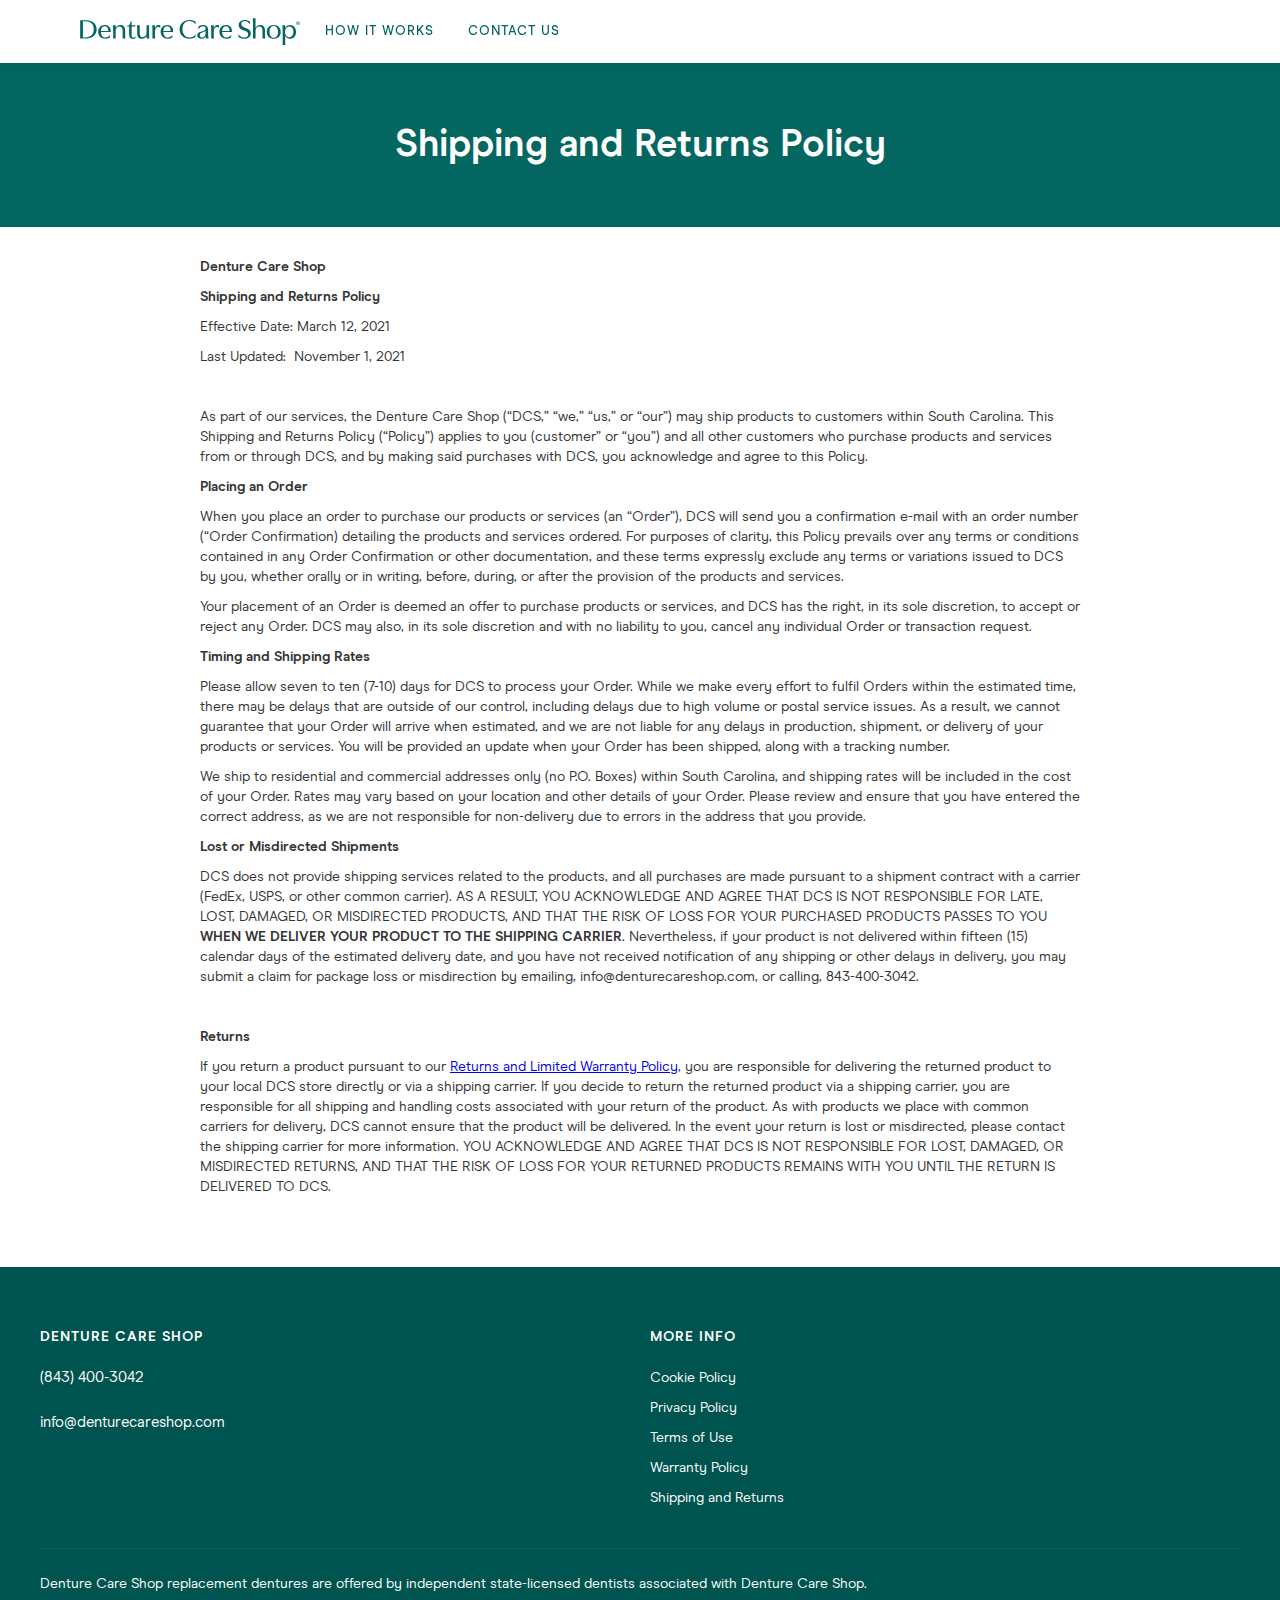
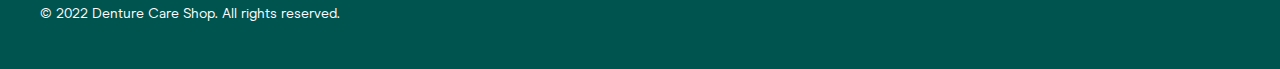
<file: shipping-returns.html>
<!DOCTYPE html><!--  Last Published: Sat Jun 11 2022 02:56:32 GMT+0000 (Coordinated Universal Time)  -->
<html data-wf-page="6298e4921af5861027f93d34" data-wf-site="606b246e3013aa4a62103a99">
<head>
  <meta charset="utf-8">
  <title>Denture Care Shop | Shipping &amp; Return Policy</title>
  <meta content="Denture Care Shop is your solution for quick, affordable dentures shipped in 3 to 5 days right to your home after just one appointment." name="description">
  <meta content="Denture Care Shop | Shipping &amp; Return Policy" property="og:title">
  <meta content="Denture Care Shop is your solution for quick, affordable dentures shipped in 3 to 5 days right to your home after just one appointment." property="og:description">
  <meta content="Denture Care Shop | Shipping &amp; Return Policy" property="twitter:title">
  <meta content="Denture Care Shop is your solution for quick, affordable dentures shipped in 3 to 5 days right to your home after just one appointment." property="twitter:description">
  <meta property="og:type" content="website">
  <meta content="summary_large_image" name="twitter:card">
  <meta content="width=device-width, initial-scale=1" name="viewport">
  <link href="css/normalize.css" rel="stylesheet" type="text/css">
  <link href="css/webflow.css" rel="stylesheet" type="text/css">
  <link href="css/dcs-42f884.webflow.css" rel="stylesheet" type="text/css">
  <!-- [if lt IE 9]><script src="https://cdnjs.cloudflare.com/ajax/libs/html5shiv/3.7.3/html5shiv.min.js" type="text/javascript"></script><![endif] -->
  <script type="text/javascript">
      ! function(o, c) {
        var n = c.documentElement,
          t = " w-mod-";
        n.className += t + "js", ("ontouchstart" in o || o.DocumentTouch && c instanceof DocumentTouch) && (n.className += t + "touch")
      }(window, document);
    </script>
  <link href="images/favicon.png" rel="shortcut icon" type="image/x-icon">
  <link href="images/webclip.png" rel="apple-touch-icon"> <!--  Google Tag Manager  -->
  <!--  Q2 Marketing     -->
  <script>
      (function(w, d, s, l, i) {
        w[l] = w[l] || [];
        w[l].push({
          'gtm.start': new Date().getTime(),
          event: 'gtm.js'
        });
        var f = d.getElementsByTagName(s)[0],
          j = d.createElement(s),
          dl = l != 'dataLayer' ? '&l=' + l : '';
        j.async = true;
        j.src =
          'https://www.googletagmanager.com/gtm.js?id=' + i + dl;
        f.parentNode.insertBefore(j, f);
      })(window, document, 'script', 'dataLayer', 'GTM-MKVX43T');
    </script>
  <!--  End Google Tag Manager  -->
  <meta name="keywords" content="affordable dentures, denture replacement, false teeth replacement, refit, delivery, repair, replication, fix, improvement, enhancement, reline, dentures near me, walk in denture repair, immediate dentures cost, dentures in a day, dentures in one day, cheap dentures, cheap false teeth">
</head>
<body class="body-2">
  <div data-collapse="medium" data-animation="default" data-duration="400" data-easing="ease" data-easing2="ease" role="banner" class="navbar w-nav">
    <div class="container-2 w-container">
      <div class="div-block-10">
        <a href="index.html" class="w-inline-block"><img loading="lazy" src="images/Wordmark-TM-Green.svg" alt="" class="image-10"></a>
      </div>
      <div class="div-block-10">
        <a href="index.html" class="w-inline-block"><img loading="lazy" src="images/logo_mobile.svg" alt="" class="image-11"></a>
      </div>
      <nav role="navigation" class="nav-menu w-nav-menu">
        <a href="/#how-it-works" class="nav-link w-nav-link">How IT WORKS</a>
        <a href="contact-us.html" class="nav-link w-nav-link">cONTACT US</a>
      </nav>
      <div class="div-block-88"></div>
      <a whenclicked="formOpen()" href="#" class="button mobile-button-fix w-button">Book Now</a>
      <div class="menu-button w-nav-button">
        <div class="w-icon-nav-menu"></div>
      </div>
    </div>
  </div>
  <div class="section-10 wf-section">
    <div class="container-20 w-container">
      <h1 class="heading-11">Shipping and Returns Policy<br></h1>
    </div>
  </div>
  <div class="wf-section">
    <div class="container-21 w-container">
      <div class="w-richtext">
        <p><strong>Denture Care Shop</strong></p>
        <p><strong>Shipping and Returns Policy</strong></p>
        <p> </p>
        <p>Effective Date: March 12, 2021</p>
        <p>Last Updated:  November 1, 2021</p>
        <p>‍</p>
        <p>As part of our services, the Denture Care Shop (“DCS,” “we,” “us,” or “our”) may ship products to customers within South Carolina. This Shipping and Returns Policy (“Policy”) applies to you (customer” or “you”) and all other customers who purchase products and services from or through DCS, and by making said purchases with DCS, you acknowledge and agree to this Policy.</p>
        <p> </p>
        <p><strong>Placing an Order</strong></p>
        <p>When you place an order to purchase our products or services (an “Order”), DCS will send you a confirmation e-mail with an order number (“Order Confirmation) detailing the products and services ordered. For purposes of clarity, this Policy prevails over any terms or conditions contained in any Order Confirmation or other documentation, and these terms expressly exclude any terms or variations issued to DCS by you, whether orally or in writing, before, during, or after the provision of the products and services. </p>
        <p> </p>
        <p>Your placement of an Order is deemed an offer to purchase products or services, and DCS has the right, in its sole discretion, to accept or reject any Order. DCS may also, in its sole discretion and with no liability to you, cancel any individual Order or transaction request. </p>
        <p> </p>
        <p><strong>Timing and Shipping Rates</strong></p>
        <p>Please allow seven to ten (7-10) days for DCS to process your Order. While we make every effort to fulfil Orders within the estimated time, there may be delays that are outside of our control, including delays due to high volume or postal service issues. As a result, we cannot guarantee that your Order will arrive when estimated, and we are not liable for any delays in production, shipment, or delivery of your products or services. You will be provided an update when your Order has been shipped, along with a tracking number.</p>
        <p> </p>
        <p>We ship to residential and commercial addresses only (no P.O. Boxes) within South Carolina, and shipping rates will be included in the cost of your Order. Rates may vary based on your location and other details of your Order. Please review and ensure that you have entered the correct address, as we are not responsible for non-delivery due to errors in the address that you provide. </p>
        <p> </p>
        <p><strong>Lost or Misdirected Shipments</strong></p>
        <p>DCS does not provide shipping services related to the products, and all purchases are made pursuant to a shipment contract with a carrier (FedEx, USPS, or other common carrier). AS A RESULT, YOU ACKNOWLEDGE AND AGREE THAT DCS IS NOT RESPONSIBLE FOR LATE, LOST, DAMAGED, OR MISDIRECTED PRODUCTS, AND THAT THE RISK OF LOSS FOR YOUR PURCHASED PRODUCTS PASSES TO YOU <strong>WHEN WE DELIVER YOUR PRODUCT TO THE SHIPPING CARRIER</strong>. Nevertheless, if your product is not delivered within fifteen (15) calendar days of the estimated delivery date, and you have not received notification of any shipping or other delays in delivery, you may submit a claim for package loss or misdirection by emailing, info@denturecareshop.com, or calling, 843-400-3042.</p>
        <p><br></p>
        <p><strong>Returns</strong></p>
        <p>If you return a product pursuant to our <a href="https://www.denturecareshop.com/warranty">Returns and Limited Warranty Policy</a>, you are responsible for delivering the returned product to your local DCS store directly or via a shipping carrier. If you decide to return the returned product via a shipping carrier, you are responsible for all shipping and handling costs associated with your return of the product. As with products we place with common carriers for delivery, DCS cannot ensure that the product will be delivered. In the event your return is lost or misdirected, please contact the shipping carrier for more information. YOU ACKNOWLEDGE AND AGREE THAT DCS IS NOT RESPONSIBLE FOR LOST, DAMAGED, OR MISDIRECTED RETURNS, AND THAT THE RISK OF LOSS FOR YOUR RETURNED PRODUCTS REMAINS WITH YOU UNTIL THE RETURN IS DELIVERED TO DCS. </p>
        <p><br></p>
      </div>
    </div>
  </div>
  <footer id="footer" class="footer wf-section">
    <div class="container-17 w-container">
      <div class="columns-3 w-row">
        <div class="footer-column w-col w-col-6">
          <h2 class="footer-heading">denture care shop</h2>
          <ul role="list" class="w-list-unstyled">
            <li class="footer-hours-text spacer">
              <a href="tel:8434003042" class="footer-link">(843) 400-3042</a>
            </li>
            <li class="footer-hours-text spacer">
              <a href="mailto:info@denturecareshop.com" class="footer-link">info@denturecareshop.com</a>
            </li>
          </ul>
        </div>
        <div class="footer-column w-col w-col-6">
          <h2 class="footer-heading">More info</h2>
          <ul role="list" class="w-list-unstyled">
            <li>
              <a href="cookies.html" class="footer-link">Cookie Policy</a>
            </li>
            <li>
              <a href="privacy-policy.html" class="footer-link">Privacy Policy</a>
            </li>
            <li>
              <a href="terms-of-use.html" class="footer-link">Terms of Use</a>
            </li>
            <li>
              <a href="returns.html" class="footer-link">Warranty Policy</a>
            </li>
            <li>
              <a href="shipping-returns.html" aria-current="page" class="footer-link w--current">Shipping and Returns</a>
            </li>
          </ul>
        </div>
      </div>
    </div>
    <div class="container-16 w-container">
      <div class="div-block-14"></div>
      <div class="text-block-7">Denture Care Shop replacement dentures are offered by independent state-licensed dentists associated with Denture Care Shop.<br>© 2022 Denture Care Shop. All rights reserved.<br></div>
    </div>
  </footer>
  <script src="https://d3e54v103j8qbb.cloudfront.net/js/jquery-3.5.1.min.dc5e7f18c8.js?site=606b246e3013aa4a62103a99" type="text/javascript" integrity="sha256-9/aliU8dGd2tb6OSsuzixeV4y/faTqgFtohetphbbj0=" crossorigin="anonymous"></script>
  <script src="js/webflow.js" type="text/javascript"></script>
  <!-- [if lte IE 9]><script src="https://cdnjs.cloudflare.com/ajax/libs/placeholders/3.0.2/placeholders.min.js"></script><![endif] -->
  <!--  Google Tag Manager (noscript)  -->
  <!--  Q2 Marketing  -->
  <noscript><iframe src="https://www.googletagmanager.com/ns.html?id=GTM-MKVX43T" height="0" width="0" style="display:none;visibility:hidden"></iframe></noscript>
  <!--  End Google Tag Manager (noscript)  -->
  <script>
      window.onload = function() {
        var anchors = document.getElementsByTagName('*');
        for (var i = 0; i < anchors.length; i++) {
          var anchor = anchors[i];
          anchor.onclick = function() {
            code = this.getAttribute('whenClicked');
            eval(code);
          }
        }
      }
    </script>
  <div id="formContainer" class="form-container" style="display: none;">
    <div class="form">
      <img class="close-button" whenclicked="formClose()" src="images/close_1.svg">
      <div class="form-padding">
        <div id="formContent">
          <h2>What type of dentures do you need?</h2>
          <p>Choose as many as you like</p>
          <div class="items">
            <div whenclicked="formButtonClick(this, true, false)">Full upper and/or lower dentures</div>
            <div whenclicked="formButtonClick(this, false, true)">Partial upper and/or lower dentures</div>
            <div whenclicked="formButtonClick(this, false, false)">Snap in upper and/or lower dentures</div>
          </div>
          <button id="formNext" style="visibility: hidden;" whenclicked="formNext()">Next</button>
        </div>
        <div id="formButtons" style="display: none;">
          <a id="calendlyButton" whenclicked="dataLayer.push({'event': 'openCalendly'})" href="https://calendly.com/denturecareshop" target="_blank" style="display: inline-block;">Schedule Online</a>
          <p style="margin-top: 10px; margin-bottom: 0;">OR</p>
          <a href="tel:+18434003042" style="display: inline-block;">Call (843) 400-3042</a>
        </div>
      </div>
    </div>
  </div>
  <style>
      .nav-link:after {
        bottom: 0;
        content: "";
        display: block;
        height: 4px;
        left: 50%;
        position: absolute;
        background: #B87CB1;
        transition: width 0.3s ease 0s, left 0.3s ease 0s;
        width: 0;
      }
      .nav-link:hover:after,
      .nav-link.w--current:after {
        width: 100%;
        left: 0;
      }
      .form-container {
        position: fixed;
        top: 0;
        left: 0;
        width: 100%;
        height: 100%;
        background-color: rgba(0, 0, 0, 0.8);
        z-index: 1001;
        display: flex;
        justify-content: flex-end;
      }
      .form-container .form {
        background-color: #036661;
        color: #fff;
        width: 800px;
        height: 100%;
        display: flex;
        align-items: center;
        position: relative;
      }
      .form-container .form .close-button {
        width: 42px;
        height: 42px;
        cursor: pointer;
        position: absolute;
        top: 10px;
        right: 10px;
      }
      .form-container .form .form-padding {
        padding: 0 80px;
      }
      @media only screen and (max-width: 580px) {
        .form-container .form .form-padding {
          padding: 0 12px;
        }
      }
      .form-container .form .form-padding h2 {
        font-size: 24px;
        font-weight: 300;
        line-height: 1.5;
      }
      .form-container .form .form-padding p {
        margin-top: 32px;
        margin-bottom: 16px;
        font-size: 14px;
      }
      .form-container .form .form-padding .items>div {
        box-sizing: border-box;
        user-select: none;
        cursor: pointer;
        width: 100%;
        box-shadow: rgba(255, 255, 255, 0.6) 0px 0px 0px 1px inset;
        padding: 12px;
        background-color: rgba(255, 255, 255, 0.1);
        border-radius: 4px;
        font-size: 18px;
        margin-bottom: 8px;
      }
      @media only screen and (min-width: 580px) {
        .form-container .form .form-padding .items>div {
          width: 400px;
        }
      }
      .form-container .form .form-padding .items>div:hover {
        background-color: rgba(255, 255, 255, 0.3);
      }
      .form-container .form .form-padding .items>div.active {
        box-shadow: rgb(255, 255, 255) 0px 0px 0px 4px inset;
      }
      .form-container .form .form-padding button,
      .form-container .form .form-padding a {
        text-decoration: none;
        user-select: none;
        margin-top: 8px;
        position: relative;
        display: inline-block;
        font-family: inherit;
        font-weight: 400;
        cursor: pointer;
        transition-duration: 0.1s;
        transition-property: background-color, color, border-color, opacity, box-shadow;
        transition-timing-function: ease-out;
        outline: currentcolor none medium;
        border: 1px solid transparent;
        box-shadow: rgba(0, 0, 0, 0.1) 0px 3px 12px 0px;
        padding: 10px 14px;
        background-color: #e8f3f5;
        color: #438d9b;
        border-radius: 4px;
        font-size: 18px;
      }
      .form-container .form .form-padding button:active,
      .form-container .form .form-padding a:active {
        background-color: #d1dbdd;
      }
    </style>
  <script type="text/javascript">
      let selectedItems = 0;
      let hasFullDentures = false;
      let hasPartialDentures = false;
      function formButtonClick(el, fullDentures, partialDentures) {
        const activating = el.getAttribute('class') !== 'active'
        el.setAttribute('class', activating ? 'active' : '')
        if (fullDentures) hasFullDentures = activating
        if (partialDentures) hasPartialDentures = activating
        selectedItems += activating ? 1 : -1
        const button = document.getElementById('formNext')
        if (selectedItems > 0) button.setAttribute('style', '')
        else button.setAttribute('style', 'visibility: hidden;')
      }
      function formNext() {
        const content = document.getElementById('formContent')
        if (hasFullDentures || hasPartialDentures) {
          content.innerHTML = `<h2>Congrats, you're a perfect fit! Get started by scheduling an appointment.</h2>`
          document.getElementById('formButtons').setAttribute('style', '')
          /*    } else if (hasPartialDentures) {
                const button = document.getElementById('calendlyButton')
                button.innerText = 'Fill Online Form'
                button.href = 'https://forms.gle/3fZK84o1QEAWHKg68'
                content.innerHTML = `<h2>Congrats, you're a perfect fit! Get started by filling out a short online form so that we can schedule an appointment.</h2>`
                document.getElementById('formButtons').setAttribute('style', '')
          */
        } else {
          content.innerHTML = `
        <h2>Sorry, we're still working on making snap-in dentures perfect. Check back soon!</h2>
        <button onClick="formClose()">Close</button>
      `
        }
      }
      function formOpen() {
        document.getElementById('formContainer').setAttribute('style', '')
        dataLayer.push({
          'event': 'formOpen'
        })
      }
      function formClose() {
        document.getElementById('formContainer').setAttribute('style', 'display: none;')
      }
    </script>
  <script type="text/javascript">
      ! function(a, b) {
        "use strict";
        function c(a, b) {
          for (var c in b) b.hasOwnProperty(c) && (a[c] = b[c]);
          return a
        }
        function d() {
          "function" == typeof b && b.fn.extend({
            ReplaceMe: function(a) {
              return this.each(function() {
                new e(this, a)
              })
            }
          })
        }
        function e(a, b) {
          var d = {
            animation: "animated fadeIn",
            speed: 2e3,
            separator: ",",
            hoverStop: !1,
            clickChange: !1,
            loopCount: "infinite",
            autoRun: !0,
            onInit: !1,
            onChange: !1,
            onComplete: !1
          };
          if ("object" == typeof b ? this.options = c(d, b) : this.options = d, "undefined" == typeof a) throw new Error('ReplaceMe [constructor]: "element" parameter is required');
          if ("object" == typeof a) this.element = a;
          else {
            if ("string" != typeof a) throw new Error('ReplaceMe [constructor]: wrong "element" parameter');
            this.element = document.querySelector(a)
          }
          this.init()
        }
        e.prototype.init = function() {
          "function" == typeof this.options.onInit && this.options.onInit(), this.words = this.escapeHTML(this.element.innerHTML).split(this.options.separator), this.count = this.words.length, this.position = this.loopCount = 0, this.running = !1, this.bindAll(), this.options.autoRun === !0 && this.start()
        }, e.prototype.bindAll = function() {
          this.options.hoverStop === !0 && (this.element.addEventListener("mouseover", this.pause.bind(this)), this.element.addEventListener("mouseout", this.start.bind(this))), this.options.clickChange === !0 && this.element.addEventListener("click", this.change.bind(this))
        }, e.prototype.changeAnimation = function() {
          this.change(), this.loop = setTimeout(this.changeAnimation.bind(this), this.options.speed)
        }, e.prototype.start = function() {
          this.running !== !0 && (this.running = !0, this.changeWord(this.words[this.position]), this.position++), this.loop = setTimeout(this.changeAnimation.bind(this), this.options.speed)
        }, e.prototype.change = function() {
          return this.position > this.count - 1 && (this.position = 0, this.loopCount++, this.loopCount >= this.options.loopCount) ? void this.stop() : (this.changeWord(this.words[this.position]), this.position++, void("function" == typeof this.options.onChange && this.options.onChange()))
        }, e.prototype.stop = function() {
          this.running = !1, this.position = this.loopCount = 0, this.pause(), "function" == typeof this.options.onComplete && this.options.onComplete()
        }, e.prototype.pause = function() {
          clearTimeout(this.loop)
        }, e.prototype.changeWord = function(a) {
          this.element.innerHTML = '<span class="' + this.options.animation + '" style="display:inline-block;">' + a + "</span>"
        }, e.prototype.escapeHTML = function(a) {
          var b = /<\/?\w+\s*[^>]*>/g;
          return b.test(a) === !0 ? a.replace(b, "") : a
        }, a.ReplaceMe = e, d()
      }(window, window.jQuery);
    </script>
  <script type="text/javascript">
      ;
      (() => {
        const html = `<div id="videoPlayer" class="videoPlayerPosition">
          <div class="videoPlayerHolder">
              <div><img style="width: 42px; height: 42px; background-color: #036661;" id="videoClose" src="/static/img/close.svg"/></div>
              <iframe style="max-width: 90vw; max-height: 70vh;" width="840" height="630" src="https://www.youtube-nocookie.com/embed/4Pr7ZqAo-eo?autoplay=1&rel=0" frameborder="0" allow="accelerometer; autoplay; clipboard-write; encrypted-media; gyroscope; picture-in-picture;" allowfullscreen></iframe>
          </div>
      </div>`
        document.querySelector(".video-overlay__content").addEventListener("click", () => {
          document.querySelector("#videoModalContainer").innerHTML += html
          document.querySelector("#videoClose").addEventListener("click", () => {
            const elem = document.querySelector("#videoPlayer")
            elem.parentElement.removeChild(elem)
          })
        })
      })()
    </script>
  <script type="text/javascript">
      var replace = new ReplaceMe(document.querySelector('.replace-me'), {
        animation: 'fadeIn ease',
        speed: 3000,
        separator: ',',
        hoverStop: false,
        clickChange: false,
        loopCount: 'infinite',
        autoRun: true,
        onInit: false,
        onChange: false,
        onComplete: false
      });
    </script>
</body>
</html>
</file>
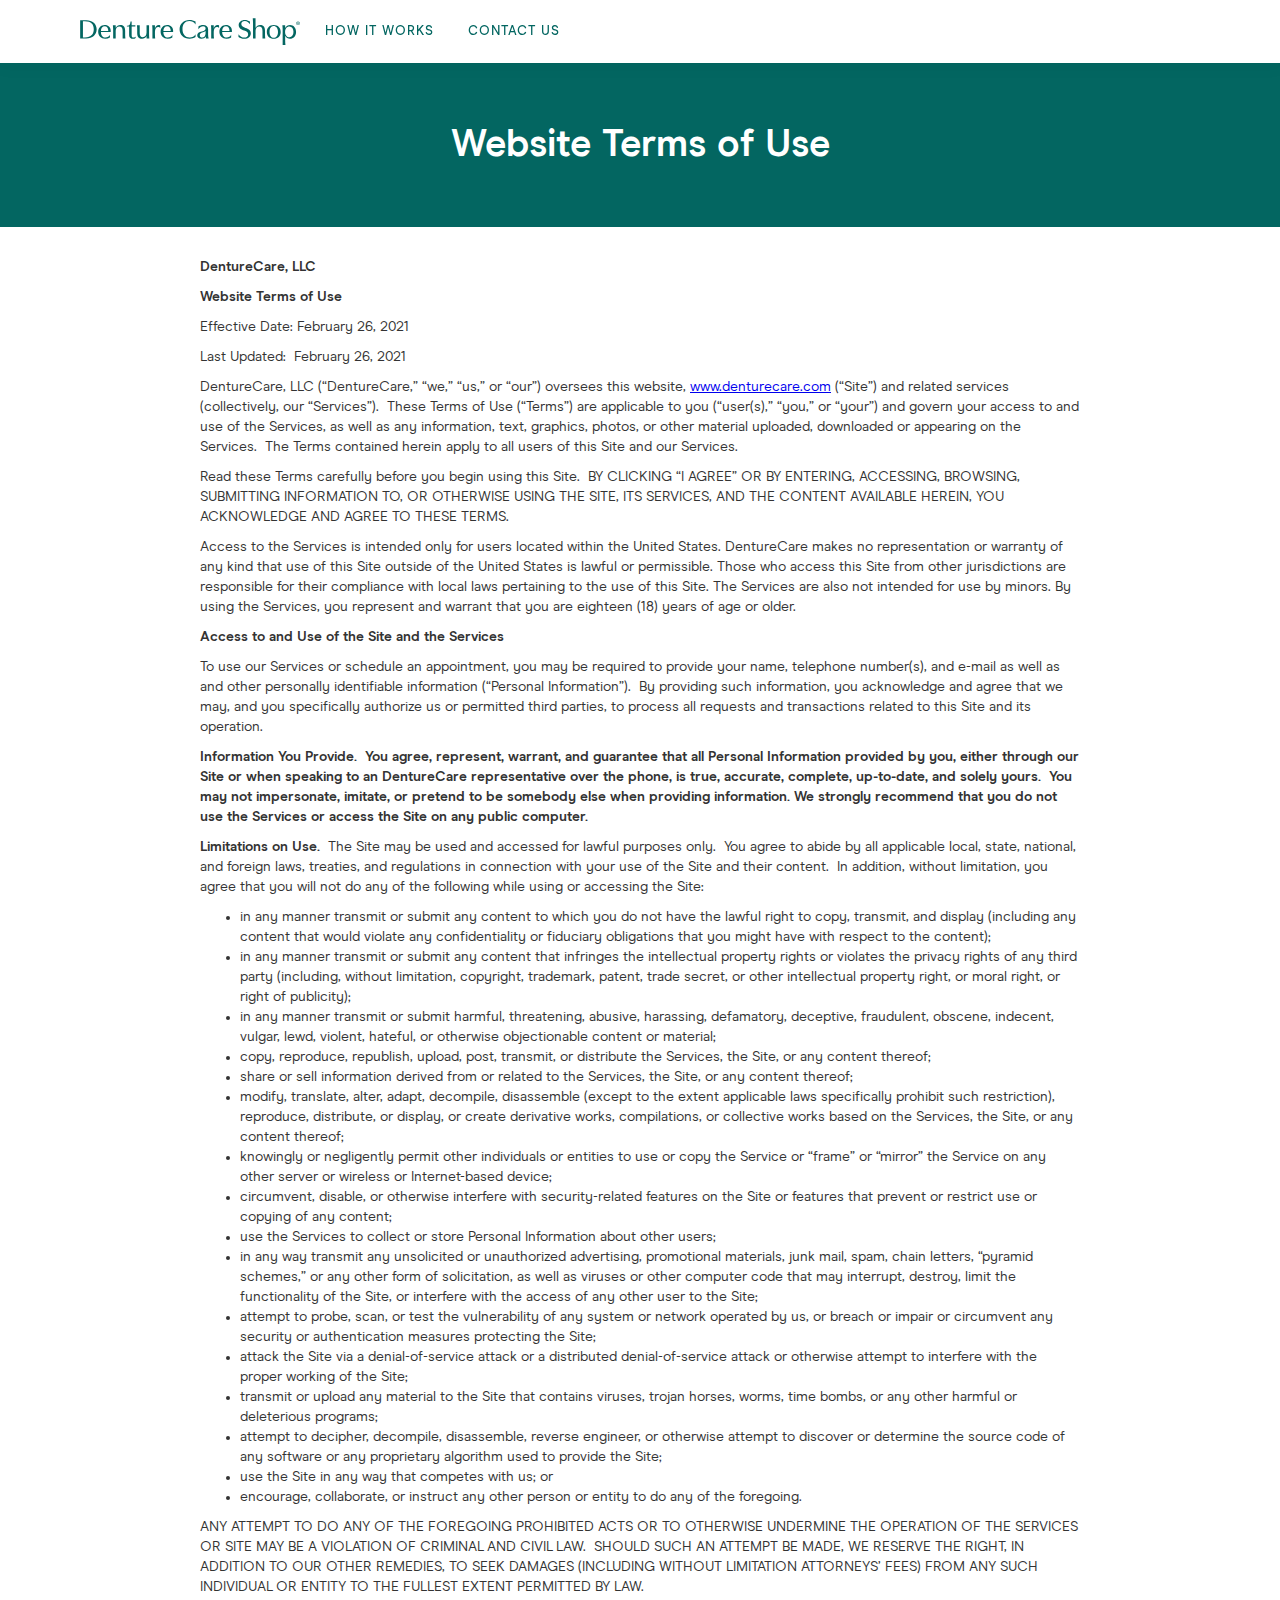
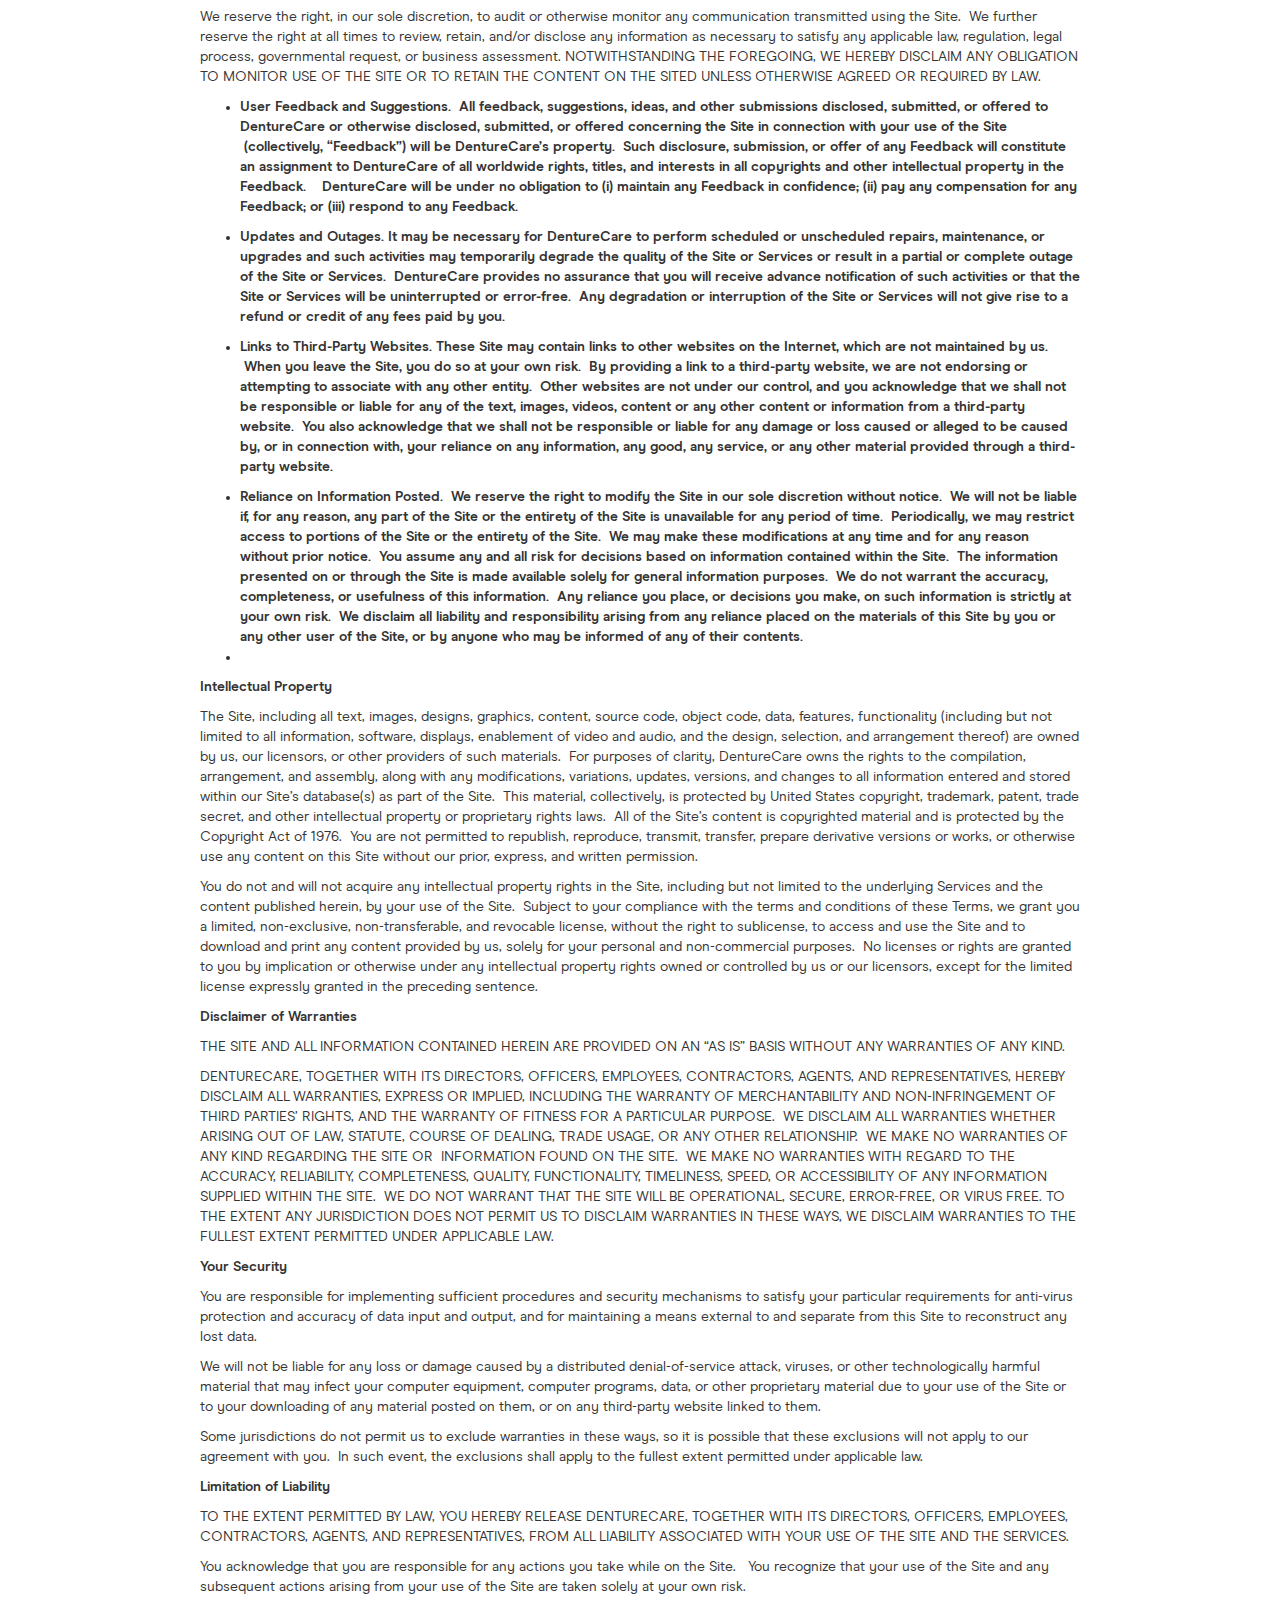
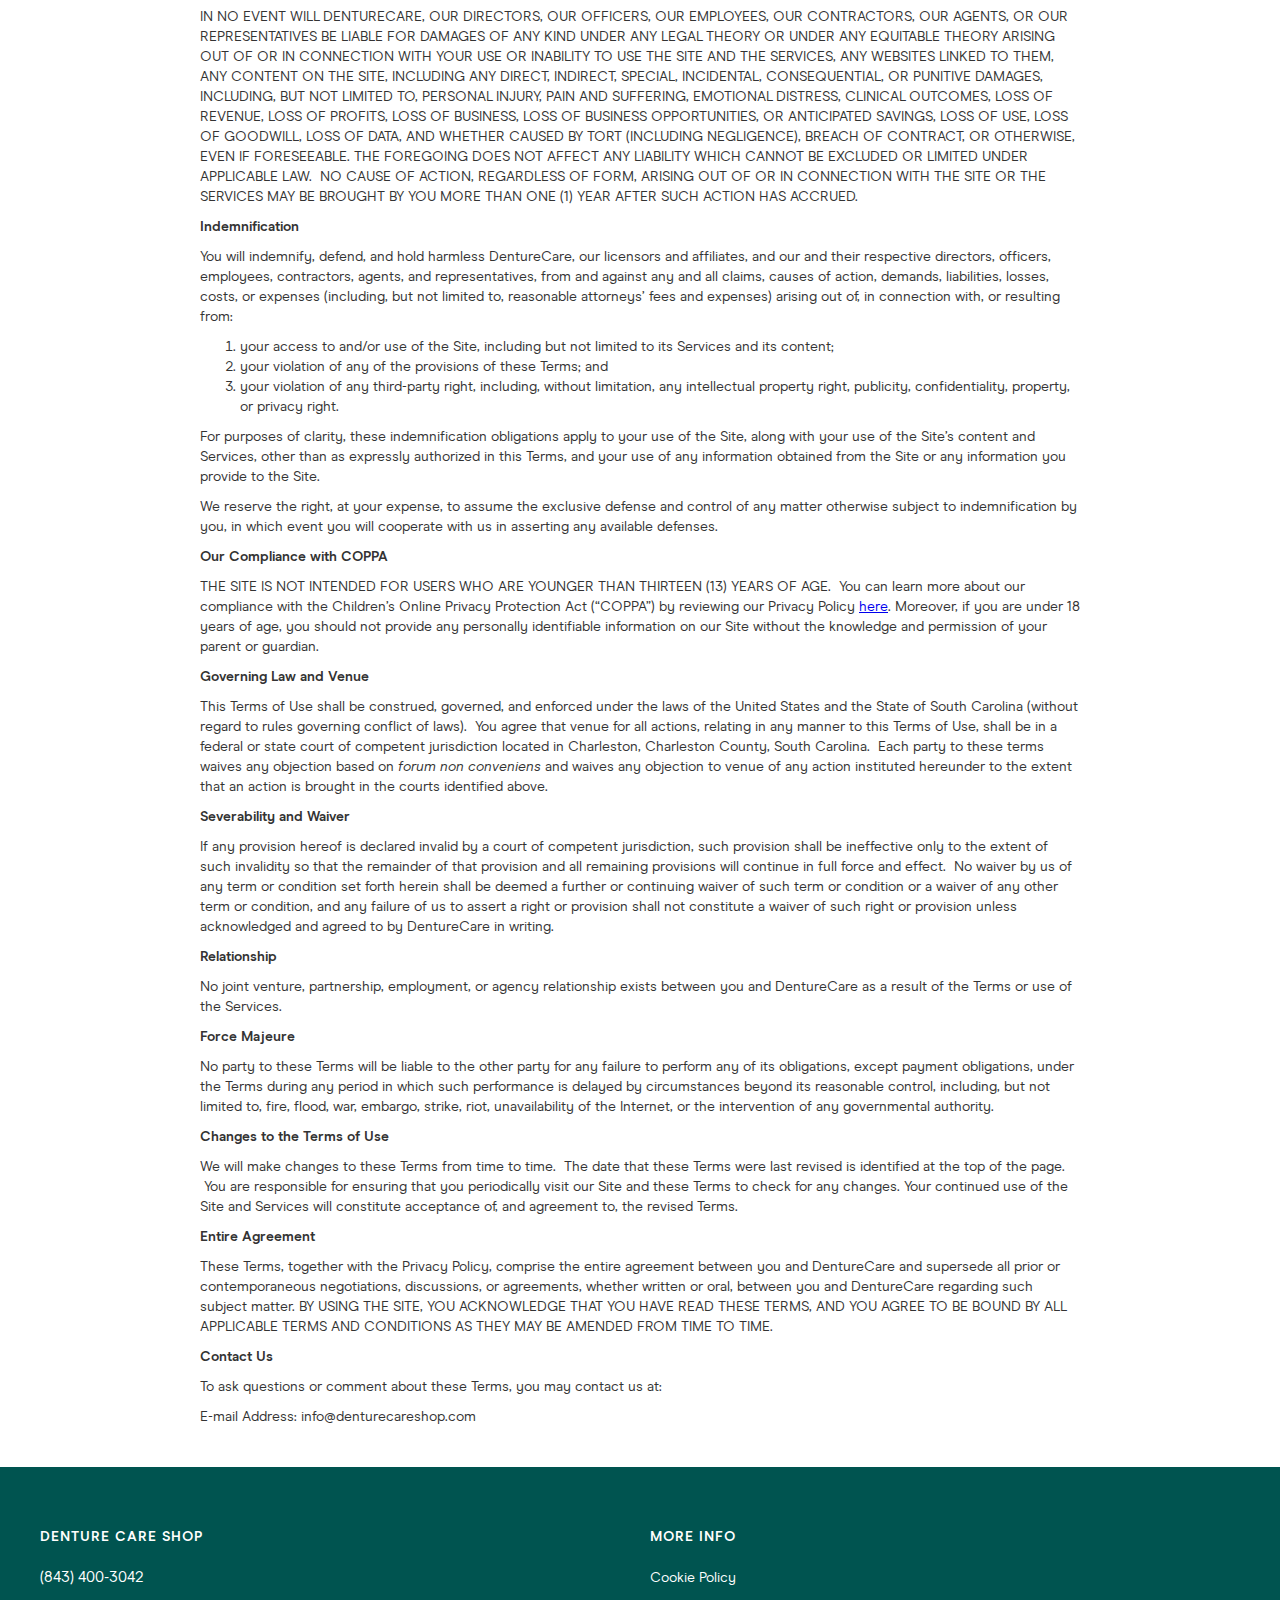
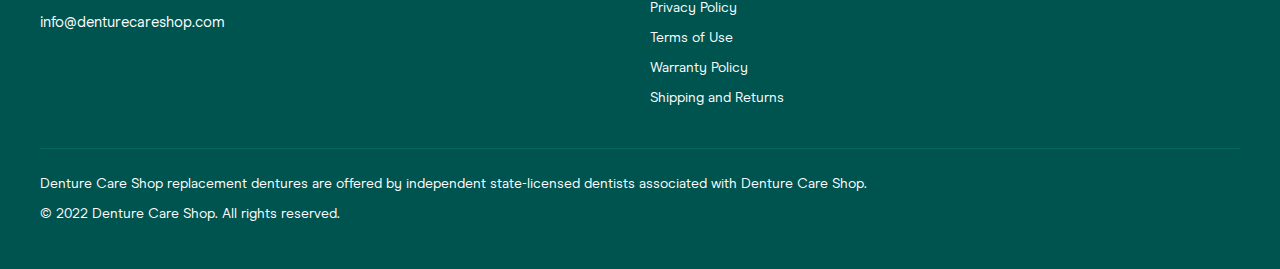
<file: terms-of-use.html>
<!DOCTYPE html><!--  Last Published: Sat Jun 11 2022 02:56:32 GMT+0000 (Coordinated Universal Time)  -->
<html data-wf-page="6298e4921af5863c4bf93d35" data-wf-site="606b246e3013aa4a62103a99">
<head>
  <meta charset="utf-8">
  <title>Denture Care Shop | Terms of Use</title>
  <meta content="Denture Care Shop publishes its terms of use to govern public access and use of its website and services for convenient and affordable dentures." name="description">
  <meta content="Denture Care Shop | Terms of Use" property="og:title">
  <meta content="Denture Care Shop publishes its terms of use to govern public access and use of its website and services for convenient and affordable dentures." property="og:description">
  <meta content="Denture Care Shop | Terms of Use" property="twitter:title">
  <meta content="Denture Care Shop publishes its terms of use to govern public access and use of its website and services for convenient and affordable dentures." property="twitter:description">
  <meta property="og:type" content="website">
  <meta content="summary_large_image" name="twitter:card">
  <meta content="width=device-width, initial-scale=1" name="viewport">
  <link href="css/normalize.css" rel="stylesheet" type="text/css">
  <link href="css/webflow.css" rel="stylesheet" type="text/css">
  <link href="css/dcs-42f884.webflow.css" rel="stylesheet" type="text/css">
  <!-- [if lt IE 9]><script src="https://cdnjs.cloudflare.com/ajax/libs/html5shiv/3.7.3/html5shiv.min.js" type="text/javascript"></script><![endif] -->
  <script type="text/javascript">
      ! function(o, c) {
        var n = c.documentElement,
          t = " w-mod-";
        n.className += t + "js", ("ontouchstart" in o || o.DocumentTouch && c instanceof DocumentTouch) && (n.className += t + "touch")
      }(window, document);
    </script>
  <link href="images/favicon.png" rel="shortcut icon" type="image/x-icon">
  <link href="images/webclip.png" rel="apple-touch-icon"> <!--  Google Tag Manager  -->
  <!--  Q2 Marketing     -->
  <script>
      (function(w, d, s, l, i) {
        w[l] = w[l] || [];
        w[l].push({
          'gtm.start': new Date().getTime(),
          event: 'gtm.js'
        });
        var f = d.getElementsByTagName(s)[0],
          j = d.createElement(s),
          dl = l != 'dataLayer' ? '&l=' + l : '';
        j.async = true;
        j.src =
          'https://www.googletagmanager.com/gtm.js?id=' + i + dl;
        f.parentNode.insertBefore(j, f);
      })(window, document, 'script', 'dataLayer', 'GTM-MKVX43T');
    </script>
  <!--  End Google Tag Manager  -->
  <meta name="keywords" content="affordable dentures, denture replacement, false teeth replacement, refit, delivery, repair, replication, fix, improvement, enhancement, reline, dentures near me, walk in denture repair, immediate dentures cost, dentures in a day, dentures in one day, cheap dentures, cheap false teeth">
</head>
<body class="body-2">
  <div data-collapse="medium" data-animation="default" data-duration="400" data-easing="ease" data-easing2="ease" role="banner" class="navbar w-nav">
    <div class="container-2 w-container">
      <div class="div-block-10">
        <a href="index.html" class="w-inline-block"><img loading="lazy" src="images/Wordmark-TM-Green.svg" alt="" class="image-10"></a>
      </div>
      <div class="div-block-10">
        <a href="index.html" class="w-inline-block"><img loading="lazy" src="images/logo_mobile.svg" alt="" class="image-11"></a>
      </div>
      <nav role="navigation" class="nav-menu w-nav-menu">
        <a href="/#how-it-works" class="nav-link w-nav-link">How IT WORKS</a>
        <a href="contact-us.html" class="nav-link w-nav-link">cONTACT US</a>
      </nav>
      <div class="div-block-88"></div>
      <a whenclicked="formOpen()" href="#" class="button mobile-button-fix w-button">Book Now</a>
      <div class="menu-button w-nav-button">
        <div class="w-icon-nav-menu"></div>
      </div>
    </div>
  </div>
  <div class="section-10 wf-section">
    <div class="container-20 w-container">
      <h1 class="heading-11">Website Terms of Use<br></h1>
    </div>
  </div>
  <div class="wf-section">
    <div class="container-21 w-container">
      <div class="w-richtext">
        <p><strong>DentureCare, LLC</strong></p>
        <p><strong>Website Terms of Use</strong></p>
        <p> </p>
        <p>Effective Date: February 26, 2021</p>
        <p>Last Updated:  February 26, 2021</p>
        <p> </p>
        <p>DentureCare, LLC (“DentureCare,” “we,” “us,” or “our”) oversees this website, <a href="http://www.denturecare.com/">www.denturecare.com</a> (“Site”) and related services (collectively, our “Services”).  These Terms of Use (“Terms”) are applicable to you (“user(s),” “you,” or “your”) and govern your access to and use of the Services, as well as any information, text, graphics, photos, or other material uploaded, downloaded or appearing on the Services.  The Terms contained herein apply to all users of this Site and our Services. </p>
        <p> </p>
        <p>Read these Terms carefully before you begin using this Site.  BY CLICKING “I AGREE” OR BY ENTERING, ACCESSING, BROWSING, SUBMITTING INFORMATION TO, OR OTHERWISE USING THE SITE, ITS SERVICES, AND THE CONTENT AVAILABLE HEREIN, YOU ACKNOWLEDGE AND AGREE TO THESE TERMS.</p>
        <p> </p>
        <p>Access to the Services is intended only for users located within the United States. DentureCare makes no representation or warranty of any kind that use of this Site outside of the United States is lawful or permissible. Those who access this Site from other jurisdictions are responsible for their compliance with local laws pertaining to the use of this Site. The Services are also not intended for use by minors. By using the Services, you represent and warrant that you are eighteen (18) years of age or older. </p>
        <p> </p>
        <p><strong>Access to and Use of the Site and the Services</strong></p>
        <p> </p>
        <p>To use our Services or schedule an appointment, you may be required to provide your name, telephone number(s), and e-mail as well as and other personally identifiable information (“Personal Information”).  By providing such information, you acknowledge and agree that we may, and you specifically authorize us or permitted third parties, to process all requests and transactions related to this Site and its operation. </p>
        <p> </p>
        <p><strong>Information You Provide.  You agree, represent, warrant, and guarantee that all Personal Information provided by you, either through our Site or when speaking to an DentureCare representative over the phone, is true, accurate, complete, up-to-date, and solely yours.  You may not impersonate, imitate, or pretend to be somebody else when providing information. We strongly recommend that you do not use the Services or access the Site on any public computer. </strong></p>
        <p> </p>
        <p><strong>Limitations on Use.  </strong>The Site may be used and accessed for lawful purposes only.  You agree to abide by all applicable local, state, national, and foreign laws, treaties, and regulations in connection with your use of the Site and their content.  In addition, without limitation, you agree that you will not do any of the following while using or accessing the Site: </p>
        <p> </p>
        <ul role="list">
          <li>in any manner transmit or submit any content to which you do not have the lawful right to copy, transmit, and display (including any content that would violate any confidentiality or fiduciary obligations that you might have with respect to the content);</li>
          <li>in any manner transmit or submit any content that infringes the intellectual property rights or violates the privacy rights of any third party (including, without limitation, copyright, trademark, patent, trade secret, or other intellectual property right, or moral right, or right of publicity);</li>
          <li>in any manner transmit or submit harmful, threatening, abusive, harassing, defamatory, deceptive, fraudulent, obscene, indecent, vulgar, lewd, violent, hateful, or otherwise objectionable content or material;</li>
          <li>copy, reproduce, republish, upload, post, transmit, or distribute the Services, the Site, or any content thereof; </li>
          <li>share or sell information derived from or related to the Services, the Site, or any content thereof;</li>
          <li>modify, translate, alter, adapt, decompile, disassemble (except to the extent applicable laws specifically prohibit such restriction), reproduce, distribute, or display, or create derivative works, compilations, or collective works based on the Services, the Site, or any content thereof;</li>
          <li>knowingly or negligently permit other individuals or entities to use or copy the Service or “frame” or “mirror” the Service on any other server or wireless or Internet-based device;</li>
          <li>circumvent, disable, or otherwise interfere with security-related features on the Site or features that prevent or restrict use or copying of any content;</li>
          <li>use the Services to collect or store Personal Information about other users;</li>
          <li>in any way transmit any unsolicited or unauthorized advertising, promotional materials, junk mail, spam, chain letters, “pyramid schemes,” or any other form of solicitation, as well as viruses or other computer code that may interrupt, destroy, limit the functionality of the Site, or interfere with the access of any other user to the Site;</li>
          <li>attempt to probe, scan, or test the vulnerability of any system or network operated by us, or breach or impair or circumvent any security or authentication measures protecting the Site;</li>
          <li>attack the Site via a denial-of-service attack or a distributed denial-of-service attack or otherwise attempt to interfere with the proper working of the Site;</li>
          <li>transmit or upload any material to the Site that contains viruses, trojan horses, worms, time bombs, or any other harmful or deleterious programs; </li>
          <li>attempt to decipher, decompile, disassemble, reverse engineer, or otherwise attempt to discover or determine the source code of any software or any proprietary algorithm used to provide the Site;</li>
          <li>use the Site in any way that competes with us; or</li>
          <li>encourage, collaborate, or instruct any other person or entity to do any of the foregoing.</li>
        </ul>
        <p> </p>
        <p>ANY ATTEMPT TO DO ANY OF THE FOREGOING PROHIBITED ACTS OR TO OTHERWISE UNDERMINE THE OPERATION OF THE SERVICES OR SITE MAY BE A VIOLATION OF CRIMINAL AND CIVIL LAW.  SHOULD SUCH AN ATTEMPT BE MADE, WE RESERVE THE RIGHT, IN ADDITION TO OUR OTHER REMEDIES, TO SEEK DAMAGES (INCLUDING WITHOUT LIMITATION ATTORNEYS’ FEES) FROM ANY SUCH INDIVIDUAL OR ENTITY TO THE FULLEST EXTENT PERMITTED BY LAW. </p>
        <p> </p>
        <p>We reserve the right, in our sole discretion, to audit or otherwise monitor any communication transmitted using the Site.  We further reserve the right at all times to review, retain, and/or disclose any information as necessary to satisfy any applicable law, regulation, legal process, governmental request, or business assessment. NOTWITHSTANDING THE FOREGOING, WE HEREBY DISCLAIM ANY OBLIGATION TO MONITOR USE OF THE SITE OR TO RETAIN THE CONTENT ON THE SITED UNLESS OTHERWISE AGREED OR REQUIRED BY LAW.</p>
        <p> </p>
        <p> </p>
        <ul role="list">
          <li><strong>User Feedback and Suggestions.  All feedback, suggestions, ideas, and other submissions disclosed, submitted, or offered to DentureCare or otherwise disclosed, submitted, or offered concerning the Site in connection with your use of the Site  (collectively, “Feedback”) will be DentureCare’s property.  Such disclosure, submission, or offer of any Feedback will constitute an assignment to DentureCare of all worldwide rights, titles, and interests in all copyrights and other intellectual property in the Feedback.    DentureCare will be under no obligation to (i) maintain any Feedback in confidence; (ii) pay any compensation for any Feedback; or (iii) respond to any Feedback.</strong></li>
        </ul>
        <p> </p>
        <ul role="list">
          <li><strong>Updates and Outages. It may be necessary for DentureCare to perform scheduled or unscheduled repairs, maintenance, or upgrades and such activities may temporarily degrade the quality of the Site or Services or result in a partial or complete outage of the Site or Services.  DentureCare provides no assurance that you will receive advance notification of such activities or that the Site or Services will be uninterrupted or error-free.  Any degradation or interruption of the Site or Services will not give rise to a refund or credit of any fees paid by you.</strong> </li>
        </ul>
        <p> </p>
        <ul role="list">
          <li><strong>Links to Third-Party Websites. These Site may contain links to other websites on the Internet, which are not maintained by us.  When you leave the Site, you do so at your own risk.  By providing a link to a third-party website, we are not endorsing or attempting to associate with any other entity.  Other websites are not under our control, and you acknowledge that we shall not be responsible or liable for any of the text, images, videos, content or any other content or information from a third-party website.  You also acknowledge that we shall not be responsible or liable for any damage or loss caused or alleged to be caused by, or in connection with, your reliance on any information, any good, any service, or any other material provided through a third-party website.</strong></li>
        </ul>
        <p> </p>
        <ul role="list">
          <li><strong>Reliance on Information Posted.  We reserve the right to modify the Site in our sole discretion without notice.  We will not be liable if, for any reason, any part of the Site or the entirety of the Site is unavailable for any period of time.  Periodically, we may restrict access to portions of the Site or the entirety of the Site.  We may make these modifications at any time and for any reason without prior notice.  You assume any and all risk for decisions based on information contained within the Site.  The information presented on or through the Site is made available solely for general information purposes.  We do not warrant the accuracy, completeness, or usefulness of this information.  Any reliance you place, or decisions you make, on such information is strictly at your own risk.  We disclaim all liability and responsibility arising from any reliance placed on the materials of this Site by you or any other user of the Site, or by anyone who may be informed of any of their contents.</strong></li>
          <li> </li>
        </ul>
        <p><strong>Intellectual Property</strong></p>
        <p>The Site, including all text, images, designs, graphics, content, source code, object code, data, features, functionality (including but not limited to all information, software, displays, enablement of video and audio, and the design, selection, and arrangement thereof) are owned by us, our licensors, or other providers of such materials.  For purposes of clarity, DentureCare owns the rights to the compilation, arrangement, and assembly, along with any modifications, variations, updates, versions, and changes to all information entered and stored within our Site’s database(s) as part of the Site.  This material, collectively, is protected by United States copyright, trademark, patent, trade secret, and other intellectual property or proprietary rights laws.  All of the Site’s content is copyrighted material and is protected by the Copyright Act of 1976.  You are not permitted to republish, reproduce, transmit, transfer, prepare derivative versions or works, or otherwise use any content on this Site without our prior, express, and written permission. </p>
        <p> </p>
        <p>You do not and will not acquire any intellectual property rights in the Site, including but not limited to the underlying Services and the content published herein, by your use of the Site.  Subject to your compliance with the terms and conditions of these Terms, we grant you a limited, non-exclusive, non-transferable, and revocable license, without the right to sublicense, to access and use the Site and to download and print any content provided by us, solely for your personal and non-commercial purposes.  No licenses or rights are granted to you by implication or otherwise under any intellectual property rights owned or controlled by us or our licensors, except for the limited license expressly granted in the preceding sentence.</p>
        <p> </p>
        <p><strong>Disclaimer of Warranties</strong></p>
        <p>THE SITE AND ALL INFORMATION CONTAINED HEREIN ARE PROVIDED ON AN “AS IS” BASIS WITHOUT ANY WARRANTIES OF ANY KIND. </p>
        <p> </p>
        <p>DENTURECARE, TOGETHER WITH ITS DIRECTORS, OFFICERS, EMPLOYEES, CONTRACTORS, AGENTS, AND REPRESENTATIVES, HEREBY DISCLAIM ALL WARRANTIES, EXPRESS OR IMPLIED, INCLUDING THE WARRANTY OF MERCHANTABILITY AND NON-INFRINGEMENT OF THIRD PARTIES’ RIGHTS, AND THE WARRANTY OF FITNESS FOR A PARTICULAR PURPOSE.  WE DISCLAIM ALL WARRANTIES WHETHER ARISING OUT OF LAW, STATUTE, COURSE OF DEALING, TRADE USAGE, OR ANY OTHER RELATIONSHIP.  WE MAKE NO WARRANTIES OF ANY KIND REGARDING THE SITE OR  INFORMATION FOUND ON THE SITE.  WE MAKE NO WARRANTIES WITH REGARD TO THE ACCURACY, RELIABILITY, COMPLETENESS, QUALITY, FUNCTIONALITY, TIMELINESS, SPEED, OR ACCESSIBILITY OF ANY INFORMATION SUPPLIED WITHIN THE SITE.  WE DO NOT WARRANT THAT THE SITE WILL BE OPERATIONAL, SECURE, ERROR-FREE, OR VIRUS FREE. TO THE EXTENT ANY JURISDICTION DOES NOT PERMIT US TO DISCLAIM WARRANTIES IN THESE WAYS, WE DISCLAIM WARRANTIES TO THE FULLEST EXTENT PERMITTED UNDER APPLICABLE LAW.</p>
        <p> </p>
        <p><strong>Your Security</strong></p>
        <p>You are responsible for implementing sufficient procedures and security mechanisms to satisfy your particular requirements for anti-virus protection and accuracy of data input and output, and for maintaining a means external to and separate from this Site to reconstruct any lost data.</p>
        <p> </p>
        <p>We will not be liable for any loss or damage caused by a distributed denial-of-service attack, viruses, or other technologically harmful material that may infect your computer equipment, computer programs, data, or other proprietary material due to your use of the Site or to your downloading of any material posted on them, or on any third-party website linked to them. </p>
        <p> </p>
        <p>Some jurisdictions do not permit us to exclude warranties in these ways, so it is possible that these exclusions will not apply to our agreement with you.  In such event, the exclusions shall apply to the fullest extent permitted under applicable law.</p>
        <p> </p>
        <p><strong>Limitation of Liability</strong></p>
        <p>TO THE EXTENT PERMITTED BY LAW, YOU HEREBY RELEASE DENTURECARE, TOGETHER WITH ITS DIRECTORS, OFFICERS, EMPLOYEES, CONTRACTORS, AGENTS, AND REPRESENTATIVES, FROM ALL LIABILITY ASSOCIATED WITH YOUR USE OF THE SITE AND THE SERVICES.</p>
        <p> </p>
        <p>You acknowledge that you are responsible for any actions you take while on the Site.   You recognize that your use of the Site and any subsequent actions arising from your use of the Site are taken solely at your own risk.</p>
        <p> </p>
        <p>IN NO EVENT WILL DENTURECARE, OUR DIRECTORS, OUR OFFICERS, OUR EMPLOYEES, OUR CONTRACTORS, OUR AGENTS, OR OUR REPRESENTATIVES BE LIABLE FOR DAMAGES OF ANY KIND UNDER ANY LEGAL THEORY OR UNDER ANY EQUITABLE THEORY ARISING OUT OF OR IN CONNECTION WITH YOUR USE OR INABILITY TO USE THE SITE AND THE SERVICES, ANY WEBSITES LINKED TO THEM, ANY CONTENT ON THE SITE, INCLUDING ANY DIRECT, INDIRECT, SPECIAL, INCIDENTAL, CONSEQUENTIAL, OR PUNITIVE DAMAGES, INCLUDING, BUT NOT LIMITED TO, PERSONAL INJURY, PAIN AND SUFFERING, EMOTIONAL DISTRESS, CLINICAL OUTCOMES, LOSS OF REVENUE, LOSS OF PROFITS, LOSS OF BUSINESS, LOSS OF BUSINESS OPPORTUNITIES, OR ANTICIPATED SAVINGS, LOSS OF USE, LOSS OF GOODWILL, LOSS OF DATA, AND WHETHER CAUSED BY TORT (INCLUDING NEGLIGENCE), BREACH OF CONTRACT, OR OTHERWISE, EVEN IF FORESEEABLE. THE FOREGOING DOES NOT AFFECT ANY LIABILITY WHICH CANNOT BE EXCLUDED OR LIMITED UNDER APPLICABLE LAW.  NO CAUSE OF ACTION, REGARDLESS OF FORM, ARISING OUT OF OR IN CONNECTION WITH THE SITE OR THE SERVICES MAY BE BROUGHT BY YOU MORE THAN ONE (1) YEAR AFTER SUCH ACTION HAS ACCRUED. </p>
        <p> </p>
        <p><strong>Indemnification</strong></p>
        <p>You will indemnify, defend, and hold harmless DentureCare, our licensors and affiliates, and our and their respective directors, officers, employees, contractors, agents, and representatives, from and against any and all claims, causes of action, demands, liabilities, losses, costs, or expenses (including, but not limited to, reasonable attorneys’ fees and expenses) arising out of, in connection with, or resulting from:</p>
        <p> </p>
        <ol role="list">
          <li>your access to and/or use of the Site, including but not limited to its Services and its content;</li>
          <li>your violation of any of the provisions of these Terms; and</li>
          <li>your violation of any third-party right, including, without limitation, any intellectual property right, publicity, confidentiality, property, or privacy right.</li>
        </ol>
        <p> </p>
        <p>For purposes of clarity, these indemnification obligations apply to your use of the Site, along with your use of the Site’s content and Services, other than as expressly authorized in this Terms, and your use of any information obtained from the Site or any information you provide to the Site.</p>
        <p> </p>
        <p>We reserve the right, at your expense, to assume the exclusive defense and control of any matter otherwise subject to indemnification by you, in which event you will cooperate with us in asserting any available defenses.</p>
        <p> </p>
        <p><strong>Our Compliance with COPPA</strong></p>
        <p>THE SITE IS NOT INTENDED FOR USERS WHO ARE YOUNGER THAN THIRTEEN (13) YEARS OF AGE.  You can learn more about our compliance with the Children’s Online Privacy Protection Act (“COPPA”) by reviewing our Privacy Policy <a href="https://www.denturecareshop.com/privacypolicy">here</a>. Moreover, if you are under 18 years of age, you should not provide any personally identifiable information on our Site without the knowledge and permission of your parent or guardian.</p>
        <p> </p>
        <p><strong>Governing Law and Venue</strong></p>
        <p>This Terms of Use shall be construed, governed, and enforced under the laws of the United States and the State of South Carolina (without regard to rules governing conflict of laws).  You agree that venue for all actions, relating in any manner to this Terms of Use, shall be in a federal or state court of competent jurisdiction located in Charleston, Charleston County, South Carolina.  Each party to these terms waives any objection based on <em>forum non conveniens</em> and waives any objection to venue of any action instituted hereunder to the extent that an action is brought in the courts identified above.</p>
        <p> </p>
        <p><strong>Severability and Waiver</strong></p>
        <p>If any provision hereof is declared invalid by a court of competent jurisdiction, such provision shall be ineffective only to the extent of such invalidity so that the remainder of that provision and all remaining provisions will continue in full force and effect.  No waiver by us of any term or condition set forth herein shall be deemed a further or continuing waiver of such term or condition or a waiver of any other term or condition, and any failure of us to assert a right or provision shall not constitute a waiver of such right or provision unless acknowledged and agreed to by DentureCare in writing. </p>
        <p> </p>
        <p><strong>Relationship</strong></p>
        <p>No joint venture, partnership, employment, or agency relationship exists between you and DentureCare as a result of the Terms or use of the Services. </p>
        <p> </p>
        <p><strong>Force Majeure</strong></p>
        <p>No party to these Terms will be liable to the other party for any failure to perform any of its obligations, except payment obligations, under the Terms during any period in which such performance is delayed by circumstances beyond its reasonable control, including, but not limited to, fire, flood, war, embargo, strike, riot, unavailability of the Internet, or the intervention of any governmental authority. </p>
        <p> </p>
        <p><strong>Changes to the Terms of Use</strong></p>
        <p>We will make changes to these Terms from time to time.  The date that these Terms were last revised is identified at the top of the page.  You are responsible for ensuring that you periodically visit our Site and these Terms to check for any changes. Your continued use of the Site and Services will constitute acceptance of, and agreement to, the revised Terms.</p>
        <p> </p>
        <p><strong>Entire Agreement</strong></p>
        <p>These Terms, together with the Privacy Policy, comprise the entire agreement between you and DentureCare and supersede all prior or contemporaneous negotiations, discussions, or agreements, whether written or oral, between you and DentureCare regarding such subject matter. BY USING THE SITE, YOU ACKNOWLEDGE THAT YOU HAVE READ THESE TERMS, AND YOU AGREE TO BE BOUND BY ALL APPLICABLE TERMS AND CONDITIONS AS THEY MAY BE AMENDED FROM TIME TO TIME.</p>
        <p> </p>
        <p><strong>Contact Us</strong></p>
        <p>To ask questions or comment about these Terms, you may contact us at:</p>
        <p> </p>
        <p>E-mail Address: info@denturecareshop.com <br></p>
      </div>
    </div>
  </div>
  <footer id="footer" class="footer wf-section">
    <div class="container-17 w-container">
      <div class="columns-3 w-row">
        <div class="footer-column w-col w-col-6">
          <h2 class="footer-heading">denture care shop</h2>
          <ul role="list" class="w-list-unstyled">
            <li class="footer-hours-text spacer">
              <a href="tel:8434003042" class="footer-link">(843) 400-3042</a>
            </li>
            <li class="footer-hours-text spacer">
              <a href="mailto:info@denturecareshop.com" class="footer-link">info@denturecareshop.com</a>
            </li>
          </ul>
        </div>
        <div class="footer-column w-col w-col-6">
          <h2 class="footer-heading">More info</h2>
          <ul role="list" class="w-list-unstyled">
            <li>
              <a href="cookies.html" class="footer-link">Cookie Policy</a>
            </li>
            <li>
              <a href="privacy-policy.html" class="footer-link">Privacy Policy</a>
            </li>
            <li>
              <a href="terms-of-use.html" aria-current="page" class="footer-link w--current">Terms of Use</a>
            </li>
            <li>
              <a href="returns.html" class="footer-link">Warranty Policy</a>
            </li>
            <li>
              <a href="shipping-returns.html" class="footer-link">Shipping and Returns</a>
            </li>
          </ul>
        </div>
      </div>
    </div>
    <div class="container-16 w-container">
      <div class="div-block-14"></div>
      <div class="text-block-7">Denture Care Shop replacement dentures are offered by independent state-licensed dentists associated with Denture Care Shop.<br>© 2022 Denture Care Shop. All rights reserved.<br></div>
    </div>
  </footer>
  <script src="https://d3e54v103j8qbb.cloudfront.net/js/jquery-3.5.1.min.dc5e7f18c8.js?site=606b246e3013aa4a62103a99" type="text/javascript" integrity="sha256-9/aliU8dGd2tb6OSsuzixeV4y/faTqgFtohetphbbj0=" crossorigin="anonymous"></script>
  <script src="js/webflow.js" type="text/javascript"></script>
  <!-- [if lte IE 9]><script src="https://cdnjs.cloudflare.com/ajax/libs/placeholders/3.0.2/placeholders.min.js"></script><![endif] -->
  <!--  Google Tag Manager (noscript)  -->
  <!--  Q2 Marketing  -->
  <noscript><iframe src="https://www.googletagmanager.com/ns.html?id=GTM-MKVX43T" height="0" width="0" style="display:none;visibility:hidden"></iframe></noscript>
  <!--  End Google Tag Manager (noscript)  -->
  <script>
      window.onload = function() {
        var anchors = document.getElementsByTagName('*');
        for (var i = 0; i < anchors.length; i++) {
          var anchor = anchors[i];
          anchor.onclick = function() {
            code = this.getAttribute('whenClicked');
            eval(code);
          }
        }
      }
    </script>
  <div id="formContainer" class="form-container" style="display: none;">
    <div class="form">
      <img class="close-button" whenclicked="formClose()" src="images/close_1.svg">
      <div class="form-padding">
        <div id="formContent">
          <h2>What type of dentures do you need?</h2>
          <p>Choose as many as you like</p>
          <div class="items">
            <div whenclicked="formButtonClick(this, true, false)">Full upper and/or lower dentures</div>
            <div whenclicked="formButtonClick(this, false, true)">Partial upper and/or lower dentures</div>
            <div whenclicked="formButtonClick(this, false, false)">Snap in upper and/or lower dentures</div>
          </div>
          <button id="formNext" style="visibility: hidden;" whenclicked="formNext()">Next</button>
        </div>
        <div id="formButtons" style="display: none;">
          <a id="calendlyButton" whenclicked="dataLayer.push({'event': 'openCalendly'})" href="https://calendly.com/denturecareshop" target="_blank" style="display: inline-block;">Schedule Online</a>
          <p style="margin-top: 10px; margin-bottom: 0;">OR</p>
          <a href="tel:+18434003042" style="display: inline-block;">Call (843) 400-3042</a>
        </div>
      </div>
    </div>
  </div>
  <style>
      .nav-link:after {
        bottom: 0;
        content: "";
        display: block;
        height: 4px;
        left: 50%;
        position: absolute;
        background: #B87CB1;
        transition: width 0.3s ease 0s, left 0.3s ease 0s;
        width: 0;
      }
      .nav-link:hover:after,
      .nav-link.w--current:after {
        width: 100%;
        left: 0;
      }
      .form-container {
        position: fixed;
        top: 0;
        left: 0;
        width: 100%;
        height: 100%;
        background-color: rgba(0, 0, 0, 0.8);
        z-index: 1001;
        display: flex;
        justify-content: flex-end;
      }
      .form-container .form {
        background-color: #036661;
        color: #fff;
        width: 800px;
        height: 100%;
        display: flex;
        align-items: center;
        position: relative;
      }
      .form-container .form .close-button {
        width: 42px;
        height: 42px;
        cursor: pointer;
        position: absolute;
        top: 10px;
        right: 10px;
      }
      .form-container .form .form-padding {
        padding: 0 80px;
      }
      @media only screen and (max-width: 580px) {
        .form-container .form .form-padding {
          padding: 0 12px;
        }
      }
      .form-container .form .form-padding h2 {
        font-size: 24px;
        font-weight: 300;
        line-height: 1.5;
      }
      .form-container .form .form-padding p {
        margin-top: 32px;
        margin-bottom: 16px;
        font-size: 14px;
      }
      .form-container .form .form-padding .items>div {
        box-sizing: border-box;
        user-select: none;
        cursor: pointer;
        width: 100%;
        box-shadow: rgba(255, 255, 255, 0.6) 0px 0px 0px 1px inset;
        padding: 12px;
        background-color: rgba(255, 255, 255, 0.1);
        border-radius: 4px;
        font-size: 18px;
        margin-bottom: 8px;
      }
      @media only screen and (min-width: 580px) {
        .form-container .form .form-padding .items>div {
          width: 400px;
        }
      }
      .form-container .form .form-padding .items>div:hover {
        background-color: rgba(255, 255, 255, 0.3);
      }
      .form-container .form .form-padding .items>div.active {
        box-shadow: rgb(255, 255, 255) 0px 0px 0px 4px inset;
      }
      .form-container .form .form-padding button,
      .form-container .form .form-padding a {
        text-decoration: none;
        user-select: none;
        margin-top: 8px;
        position: relative;
        display: inline-block;
        font-family: inherit;
        font-weight: 400;
        cursor: pointer;
        transition-duration: 0.1s;
        transition-property: background-color, color, border-color, opacity, box-shadow;
        transition-timing-function: ease-out;
        outline: currentcolor none medium;
        border: 1px solid transparent;
        box-shadow: rgba(0, 0, 0, 0.1) 0px 3px 12px 0px;
        padding: 10px 14px;
        background-color: #e8f3f5;
        color: #438d9b;
        border-radius: 4px;
        font-size: 18px;
      }
      .form-container .form .form-padding button:active,
      .form-container .form .form-padding a:active {
        background-color: #d1dbdd;
      }
    </style>
  <script type="text/javascript">
      let selectedItems = 0;
      let hasFullDentures = false;
      let hasPartialDentures = false;
      function formButtonClick(el, fullDentures, partialDentures) {
        const activating = el.getAttribute('class') !== 'active'
        el.setAttribute('class', activating ? 'active' : '')
        if (fullDentures) hasFullDentures = activating
        if (partialDentures) hasPartialDentures = activating
        selectedItems += activating ? 1 : -1
        const button = document.getElementById('formNext')
        if (selectedItems > 0) button.setAttribute('style', '')
        else button.setAttribute('style', 'visibility: hidden;')
      }
      function formNext() {
        const content = document.getElementById('formContent')
        if (hasFullDentures || hasPartialDentures) {
          content.innerHTML = `<h2>Congrats, you're a perfect fit! Get started by scheduling an appointment.</h2>`
          document.getElementById('formButtons').setAttribute('style', '')
          /*    } else if (hasPartialDentures) {
                const button = document.getElementById('calendlyButton')
                button.innerText = 'Fill Online Form'
                button.href = 'https://forms.gle/3fZK84o1QEAWHKg68'
                content.innerHTML = `<h2>Congrats, you're a perfect fit! Get started by filling out a short online form so that we can schedule an appointment.</h2>`
                document.getElementById('formButtons').setAttribute('style', '')
          */
        } else {
          content.innerHTML = `
        <h2>Sorry, we're still working on making snap-in dentures perfect. Check back soon!</h2>
        <button onClick="formClose()">Close</button>
      `
        }
      }
      function formOpen() {
        document.getElementById('formContainer').setAttribute('style', '')
        dataLayer.push({
          'event': 'formOpen'
        })
      }
      function formClose() {
        document.getElementById('formContainer').setAttribute('style', 'display: none;')
      }
    </script>
  <script type="text/javascript">
      ! function(a, b) {
        "use strict";
        function c(a, b) {
          for (var c in b) b.hasOwnProperty(c) && (a[c] = b[c]);
          return a
        }
        function d() {
          "function" == typeof b && b.fn.extend({
            ReplaceMe: function(a) {
              return this.each(function() {
                new e(this, a)
              })
            }
          })
        }
        function e(a, b) {
          var d = {
            animation: "animated fadeIn",
            speed: 2e3,
            separator: ",",
            hoverStop: !1,
            clickChange: !1,
            loopCount: "infinite",
            autoRun: !0,
            onInit: !1,
            onChange: !1,
            onComplete: !1
          };
          if ("object" == typeof b ? this.options = c(d, b) : this.options = d, "undefined" == typeof a) throw new Error('ReplaceMe [constructor]: "element" parameter is required');
          if ("object" == typeof a) this.element = a;
          else {
            if ("string" != typeof a) throw new Error('ReplaceMe [constructor]: wrong "element" parameter');
            this.element = document.querySelector(a)
          }
          this.init()
        }
        e.prototype.init = function() {
          "function" == typeof this.options.onInit && this.options.onInit(), this.words = this.escapeHTML(this.element.innerHTML).split(this.options.separator), this.count = this.words.length, this.position = this.loopCount = 0, this.running = !1, this.bindAll(), this.options.autoRun === !0 && this.start()
        }, e.prototype.bindAll = function() {
          this.options.hoverStop === !0 && (this.element.addEventListener("mouseover", this.pause.bind(this)), this.element.addEventListener("mouseout", this.start.bind(this))), this.options.clickChange === !0 && this.element.addEventListener("click", this.change.bind(this))
        }, e.prototype.changeAnimation = function() {
          this.change(), this.loop = setTimeout(this.changeAnimation.bind(this), this.options.speed)
        }, e.prototype.start = function() {
          this.running !== !0 && (this.running = !0, this.changeWord(this.words[this.position]), this.position++), this.loop = setTimeout(this.changeAnimation.bind(this), this.options.speed)
        }, e.prototype.change = function() {
          return this.position > this.count - 1 && (this.position = 0, this.loopCount++, this.loopCount >= this.options.loopCount) ? void this.stop() : (this.changeWord(this.words[this.position]), this.position++, void("function" == typeof this.options.onChange && this.options.onChange()))
        }, e.prototype.stop = function() {
          this.running = !1, this.position = this.loopCount = 0, this.pause(), "function" == typeof this.options.onComplete && this.options.onComplete()
        }, e.prototype.pause = function() {
          clearTimeout(this.loop)
        }, e.prototype.changeWord = function(a) {
          this.element.innerHTML = '<span class="' + this.options.animation + '" style="display:inline-block;">' + a + "</span>"
        }, e.prototype.escapeHTML = function(a) {
          var b = /<\/?\w+\s*[^>]*>/g;
          return b.test(a) === !0 ? a.replace(b, "") : a
        }, a.ReplaceMe = e, d()
      }(window, window.jQuery);
    </script>
  <script type="text/javascript">
      ;
      (() => {
        const html = `<div id="videoPlayer" class="videoPlayerPosition">
          <div class="videoPlayerHolder">
              <div><img style="width: 42px; height: 42px; background-color: #036661;" id="videoClose" src="/static/img/close.svg"/></div>
              <iframe style="max-width: 90vw; max-height: 70vh;" width="840" height="630" src="https://www.youtube-nocookie.com/embed/4Pr7ZqAo-eo?autoplay=1&rel=0" frameborder="0" allow="accelerometer; autoplay; clipboard-write; encrypted-media; gyroscope; picture-in-picture;" allowfullscreen></iframe>
          </div>
      </div>`
        document.querySelector(".video-overlay__content").addEventListener("click", () => {
          document.querySelector("#videoModalContainer").innerHTML += html
          document.querySelector("#videoClose").addEventListener("click", () => {
            const elem = document.querySelector("#videoPlayer")
            elem.parentElement.removeChild(elem)
          })
        })
      })()
    </script>
  <script type="text/javascript">
      var replace = new ReplaceMe(document.querySelector('.replace-me'), {
        animation: 'fadeIn ease',
        speed: 3000,
        separator: ',',
        hoverStop: false,
        clickChange: false,
        loopCount: 'infinite',
        autoRun: true,
        onInit: false,
        onChange: false,
        onComplete: false
      });
    </script>
</body>
</html>
</file>
<file: css/webflow.css>
@font-face {
  font-family: 'webflow-icons';
  src: url("[data-uri]") format('truetype');
  font-weight: normal;
  font-style: normal;
}
[class^="w-icon-"],
[class*=" w-icon-"] {
  /* use !important to prevent issues with browser extensions that change fonts */
  font-family: 'webflow-icons' !important;
  speak: none;
  font-style: normal;
  font-weight: normal;
  font-variant: normal;
  text-transform: none;
  line-height: 1;
  /* Better Font Rendering =========== */
  -webkit-font-smoothing: antialiased;
  -moz-osx-font-smoothing: grayscale;
}
.w-icon-slider-right:before {
  content: "\e600";
}
.w-icon-slider-left:before {
  content: "\e601";
}
.w-icon-nav-menu:before {
  content: "\e602";
}
.w-icon-arrow-down:before,
.w-icon-dropdown-toggle:before {
  content: "\e603";
}
.w-icon-file-upload-remove:before {
  content: "\e900";
}
.w-icon-file-upload-icon:before {
  content: "\e903";
}
* {
  -webkit-box-sizing: border-box;
  -moz-box-sizing: border-box;
  box-sizing: border-box;
}
html {
  height: 100%;
}
body {
  margin: 0;
  min-height: 100%;
  background-color: #fff;
  font-family: Arial, sans-serif;
  font-size: 14px;
  line-height: 20px;
  color: #333;
}
img {
  max-width: 100%;
  vertical-align: middle;
  display: inline-block;
}
html.w-mod-touch * {
  background-attachment: scroll !important;
}
.w-block {
  display: block;
}
.w-inline-block {
  max-width: 100%;
  display: inline-block;
}
.w-clearfix:before,
.w-clearfix:after {
  content: " ";
  display: table;
  grid-column-start: 1;
  grid-row-start: 1;
  grid-column-end: 2;
  grid-row-end: 2;
}
.w-clearfix:after {
  clear: both;
}
.w-hidden {
  display: none;
}
.w-button {
  display: inline-block;
  padding: 9px 15px;
  background-color: #3898EC;
  color: white;
  border: 0;
  line-height: inherit;
  text-decoration: none;
  cursor: pointer;
  border-radius: 0;
}
input.w-button {
  -webkit-appearance: button;
}
html[data-w-dynpage] [data-w-cloak] {
  color: transparent !important;
}
.w-webflow-badge,
.w-webflow-badge * {
  position: static;
  left: auto;
  top: auto;
  right: auto;
  bottom: auto;
  z-index: auto;
  display: block;
  visibility: visible;
  overflow: visible;
  overflow-x: visible;
  overflow-y: visible;
  box-sizing: border-box;
  width: auto;
  height: auto;
  max-height: none;
  max-width: none;
  min-height: 0;
  min-width: 0;
  margin: 0;
  padding: 0;
  float: none;
  clear: none;
  border: 0 none transparent;
  border-radius: 0;
  background: none;
  background-image: none;
  background-position: 0% 0%;
  background-size: auto auto;
  background-repeat: repeat;
  background-origin: padding-box;
  background-clip: border-box;
  background-attachment: scroll;
  background-color: transparent;
  box-shadow: none;
  opacity: 1.0;
  transform: none;
  transition: none;
  direction: ltr;
  font-family: inherit;
  font-weight: inherit;
  color: inherit;
  font-size: inherit;
  line-height: inherit;
  font-style: inherit;
  font-variant: inherit;
  text-align: inherit;
  letter-spacing: inherit;
  text-decoration: inherit;
  text-indent: 0;
  text-transform: inherit;
  list-style-type: disc;
  text-shadow: none;
  font-smoothing: auto;
  vertical-align: baseline;
  cursor: inherit;
  white-space: inherit;
  word-break: normal;
  word-spacing: normal;
  word-wrap: normal;
}
.w-webflow-badge {
  position: fixed !important;
  display: inline-block !important;
  visibility: visible !important;
  opacity: 1 !important;
  z-index: 2147483647 !important;
  top: auto !important;
  right: 12px !important;
  bottom: 12px !important;
  left: auto !important;
  color: #AAADB0 !important;
  background-color: #fff !important;
  border-radius: 3px !important;
  padding: 6px 8px 6px 6px !important;
  font-size: 12px !important;
  opacity: 1.0 !important;
  line-height: 14px !important;
  text-decoration: none !important;
  transform: none !important;
  margin: 0 !important;
  width: auto !important;
  height: auto !important;
  overflow: visible !important;
  white-space: nowrap;
  box-shadow: 0 0 0 1px rgba(0, 0, 0, 0.1), 0px 1px 3px rgba(0, 0, 0, 0.1);
  cursor: pointer;
}
.w-webflow-badge > img {
  display: inline-block !important;
  visibility: visible !important;
  opacity: 1 !important;
  vertical-align: middle !important;
}
h1,
h2,
h3,
h4,
h5,
h6 {
  font-weight: bold;
  margin-bottom: 10px;
}
h1 {
  font-size: 38px;
  line-height: 44px;
  margin-top: 20px;
}
h2 {
  font-size: 32px;
  line-height: 36px;
  margin-top: 20px;
}
h3 {
  font-size: 24px;
  line-height: 30px;
  margin-top: 20px;
}
h4 {
  font-size: 18px;
  line-height: 24px;
  margin-top: 10px;
}
h5 {
  font-size: 14px;
  line-height: 20px;
  margin-top: 10px;
}
h6 {
  font-size: 12px;
  line-height: 18px;
  margin-top: 10px;
}
p {
  margin-top: 0;
  margin-bottom: 10px;
}
blockquote {
  margin: 0 0 10px 0;
  padding: 10px 20px;
  border-left: 5px solid #E2E2E2;
  font-size: 18px;
  line-height: 22px;
}
figure {
  margin: 0;
  margin-bottom: 10px;
}
figcaption {
  margin-top: 5px;
  text-align: center;
}
ul,
ol {
  margin-top: 0px;
  margin-bottom: 10px;
  padding-left: 40px;
}
.w-list-unstyled {
  padding-left: 0;
  list-style: none;
}
.w-embed:before,
.w-embed:after {
  content: " ";
  display: table;
  grid-column-start: 1;
  grid-row-start: 1;
  grid-column-end: 2;
  grid-row-end: 2;
}
.w-embed:after {
  clear: both;
}
.w-video {
  width: 100%;
  position: relative;
  padding: 0;
}
.w-video iframe,
.w-video object,
.w-video embed {
  position: absolute;
  top: 0;
  left: 0;
  width: 100%;
  height: 100%;
  border: none;
}
fieldset {
  padding: 0;
  margin: 0;
  border: 0;
}
button,
html input[type='button'],
input[type='reset'] {
  border: 0;
  cursor: pointer;
  -webkit-appearance: button;
}
.w-form {
  margin: 0 0 15px;
}
.w-form-done {
  display: none;
  padding: 20px;
  text-align: center;
  background-color: #dddddd;
}
.w-form-fail {
  display: none;
  margin-top: 10px;
  padding: 10px;
  background-color: #ffdede;
}
label {
  display: block;
  margin-bottom: 5px;
  font-weight: bold;
}
.w-input,
.w-select {
  display: block;
  width: 100%;
  height: 38px;
  padding: 8px 12px;
  margin-bottom: 10px;
  font-size: 14px;
  line-height: 1.428571429;
  color: #333333;
  vertical-align: middle;
  background-color: #ffffff;
  border: 1px solid #cccccc;
}
.w-input:-moz-placeholder,
.w-select:-moz-placeholder {
  color: #999;
}
.w-input::-moz-placeholder,
.w-select::-moz-placeholder {
  color: #999;
  opacity: 1;
}
.w-input:-ms-input-placeholder,
.w-select:-ms-input-placeholder {
  color: #999;
}
.w-input::-webkit-input-placeholder,
.w-select::-webkit-input-placeholder {
  color: #999;
}
.w-input:focus,
.w-select:focus {
  border-color: #3898EC;
  outline: 0;
}
.w-input[disabled],
.w-select[disabled],
.w-input[readonly],
.w-select[readonly],
fieldset[disabled] .w-input,
fieldset[disabled] .w-select {
  cursor: not-allowed;
  background-color: #eeeeee;
}
textarea.w-input,
textarea.w-select {
  height: auto;
}
.w-select {
  background-color: #f3f3f3;
}
.w-select[multiple] {
  height: auto;
}
.w-form-label {
  display: inline-block;
  cursor: pointer;
  font-weight: normal;
  margin-bottom: 0px;
}
.w-radio {
  display: block;
  margin-bottom: 5px;
  padding-left: 20px;
}
.w-radio:before,
.w-radio:after {
  content: " ";
  display: table;
  grid-column-start: 1;
  grid-row-start: 1;
  grid-column-end: 2;
  grid-row-end: 2;
}
.w-radio:after {
  clear: both;
}
.w-radio-input {
  margin: 4px 0 0;
  margin-top: 1px \9;
  line-height: normal;
  float: left;
  margin-left: -20px;
}
.w-radio-input {
  margin-top: 3px;
}
.w-file-upload {
  display: block;
  margin-bottom: 10px;
}
.w-file-upload-input {
  width: 0.1px;
  height: 0.1px;
  opacity: 0;
  overflow: hidden;
  position: absolute;
  z-index: -100;
}
.w-file-upload-default,
.w-file-upload-uploading,
.w-file-upload-success {
  display: inline-block;
  color: #333333;
}
.w-file-upload-error {
  display: block;
  margin-top: 10px;
}
.w-file-upload-default.w-hidden,
.w-file-upload-uploading.w-hidden,
.w-file-upload-error.w-hidden,
.w-file-upload-success.w-hidden {
  display: none;
}
.w-file-upload-uploading-btn {
  display: flex;
  font-size: 14px;
  font-weight: normal;
  cursor: pointer;
  margin: 0;
  padding: 8px 12px;
  border: 1px solid #cccccc;
  background-color: #fafafa;
}
.w-file-upload-file {
  display: flex;
  flex-grow: 1;
  justify-content: space-between;
  margin: 0;
  padding: 8px 9px 8px 11px;
  border: 1px solid #cccccc;
  background-color: #fafafa;
}
.w-file-upload-file-name {
  font-size: 14px;
  font-weight: normal;
  display: block;
}
.w-file-remove-link {
  margin-top: 3px;
  margin-left: 10px;
  width: auto;
  height: auto;
  padding: 3px;
  display: block;
  cursor: pointer;
}
.w-icon-file-upload-remove {
  margin: auto;
  font-size: 10px;
}
.w-file-upload-error-msg {
  display: inline-block;
  color: #ea384c;
  padding: 2px 0;
}
.w-file-upload-info {
  display: inline-block;
  line-height: 38px;
  padding: 0 12px;
}
.w-file-upload-label {
  display: inline-block;
  font-size: 14px;
  font-weight: normal;
  cursor: pointer;
  margin: 0;
  padding: 8px 12px;
  border: 1px solid #cccccc;
  background-color: #fafafa;
}
.w-icon-file-upload-icon,
.w-icon-file-upload-uploading {
  display: inline-block;
  margin-right: 8px;
  width: 20px;
}
.w-icon-file-upload-uploading {
  height: 20px;
}
.w-container {
  margin-left: auto;
  margin-right: auto;
  max-width: 940px;
}
.w-container:before,
.w-container:after {
  content: " ";
  display: table;
  grid-column-start: 1;
  grid-row-start: 1;
  grid-column-end: 2;
  grid-row-end: 2;
}
.w-container:after {
  clear: both;
}
.w-container .w-row {
  margin-left: -10px;
  margin-right: -10px;
}
.w-row:before,
.w-row:after {
  content: " ";
  display: table;
  grid-column-start: 1;
  grid-row-start: 1;
  grid-column-end: 2;
  grid-row-end: 2;
}
.w-row:after {
  clear: both;
}
.w-row .w-row {
  margin-left: 0;
  margin-right: 0;
}
.w-col {
  position: relative;
  float: left;
  width: 100%;
  min-height: 1px;
  padding-left: 10px;
  padding-right: 10px;
}
.w-col .w-col {
  padding-left: 0;
  padding-right: 0;
}
.w-col-1 {
  width: 8.33333333%;
}
.w-col-2 {
  width: 16.66666667%;
}
.w-col-3 {
  width: 25%;
}
.w-col-4 {
  width: 33.33333333%;
}
.w-col-5 {
  width: 41.66666667%;
}
.w-col-6 {
  width: 50%;
}
.w-col-7 {
  width: 58.33333333%;
}
.w-col-8 {
  width: 66.66666667%;
}
.w-col-9 {
  width: 75%;
}
.w-col-10 {
  width: 83.33333333%;
}
.w-col-11 {
  width: 91.66666667%;
}
.w-col-12 {
  width: 100%;
}
.w-hidden-main {
  display: none !important;
}
@media screen and (max-width: 991px) {
  .w-container {
    max-width: 728px;
  }
  .w-hidden-main {
    display: inherit !important;
  }
  .w-hidden-medium {
    display: none !important;
  }
  .w-col-medium-1 {
    width: 8.33333333%;
  }
  .w-col-medium-2 {
    width: 16.66666667%;
  }
  .w-col-medium-3 {
    width: 25%;
  }
  .w-col-medium-4 {
    width: 33.33333333%;
  }
  .w-col-medium-5 {
    width: 41.66666667%;
  }
  .w-col-medium-6 {
    width: 50%;
  }
  .w-col-medium-7 {
    width: 58.33333333%;
  }
  .w-col-medium-8 {
    width: 66.66666667%;
  }
  .w-col-medium-9 {
    width: 75%;
  }
  .w-col-medium-10 {
    width: 83.33333333%;
  }
  .w-col-medium-11 {
    width: 91.66666667%;
  }
  .w-col-medium-12 {
    width: 100%;
  }
  .w-col-stack {
    width: 100%;
    left: auto;
    right: auto;
  }
}
@media screen and (max-width: 767px) {
  .w-hidden-main {
    display: inherit !important;
  }
  .w-hidden-medium {
    display: inherit !important;
  }
  .w-hidden-small {
    display: none !important;
  }
  .w-row,
  .w-container .w-row {
    margin-left: 0;
    margin-right: 0;
  }
  .w-col {
    width: 100%;
    left: auto;
    right: auto;
  }
  .w-col-small-1 {
    width: 8.33333333%;
  }
  .w-col-small-2 {
    width: 16.66666667%;
  }
  .w-col-small-3 {
    width: 25%;
  }
  .w-col-small-4 {
    width: 33.33333333%;
  }
  .w-col-small-5 {
    width: 41.66666667%;
  }
  .w-col-small-6 {
    width: 50%;
  }
  .w-col-small-7 {
    width: 58.33333333%;
  }
  .w-col-small-8 {
    width: 66.66666667%;
  }
  .w-col-small-9 {
    width: 75%;
  }
  .w-col-small-10 {
    width: 83.33333333%;
  }
  .w-col-small-11 {
    width: 91.66666667%;
  }
  .w-col-small-12 {
    width: 100%;
  }
}
@media screen and (max-width: 479px) {
  .w-container {
    max-width: none;
  }
  .w-hidden-main {
    display: inherit !important;
  }
  .w-hidden-medium {
    display: inherit !important;
  }
  .w-hidden-small {
    display: inherit !important;
  }
  .w-hidden-tiny {
    display: none !important;
  }
  .w-col {
    width: 100%;
  }
  .w-col-tiny-1 {
    width: 8.33333333%;
  }
  .w-col-tiny-2 {
    width: 16.66666667%;
  }
  .w-col-tiny-3 {
    width: 25%;
  }
  .w-col-tiny-4 {
    width: 33.33333333%;
  }
  .w-col-tiny-5 {
    width: 41.66666667%;
  }
  .w-col-tiny-6 {
    width: 50%;
  }
  .w-col-tiny-7 {
    width: 58.33333333%;
  }
  .w-col-tiny-8 {
    width: 66.66666667%;
  }
  .w-col-tiny-9 {
    width: 75%;
  }
  .w-col-tiny-10 {
    width: 83.33333333%;
  }
  .w-col-tiny-11 {
    width: 91.66666667%;
  }
  .w-col-tiny-12 {
    width: 100%;
  }
}
.w-widget {
  position: relative;
}
.w-widget-map {
  width: 100%;
  height: 400px;
}
.w-widget-map label {
  width: auto;
  display: inline;
}
.w-widget-map img {
  max-width: inherit;
}
.w-widget-map .gm-style-iw {
  text-align: center;
}
.w-widget-map .gm-style-iw > button {
  display: none !important;
}
.w-widget-twitter {
  overflow: hidden;
}
.w-widget-twitter-count-shim {
  display: inline-block;
  vertical-align: top;
  position: relative;
  width: 28px;
  height: 20px;
  text-align: center;
  background: white;
  border: #758696 solid 1px;
  border-radius: 3px;
}
.w-widget-twitter-count-shim * {
  pointer-events: none;
  -webkit-user-select: none;
  -moz-user-select: none;
  -ms-user-select: none;
  user-select: none;
}
.w-widget-twitter-count-shim .w-widget-twitter-count-inner {
  position: relative;
  font-size: 15px;
  line-height: 12px;
  text-align: center;
  color: #999;
  font-family: serif;
}
.w-widget-twitter-count-shim .w-widget-twitter-count-clear {
  position: relative;
  display: block;
}
.w-widget-twitter-count-shim.w--large {
  width: 36px;
  height: 28px;
}
.w-widget-twitter-count-shim.w--large .w-widget-twitter-count-inner {
  font-size: 18px;
  line-height: 18px;
}
.w-widget-twitter-count-shim:not(.w--vertical) {
  margin-left: 5px;
  margin-right: 8px;
}
.w-widget-twitter-count-shim:not(.w--vertical).w--large {
  margin-left: 6px;
}
.w-widget-twitter-count-shim:not(.w--vertical):before,
.w-widget-twitter-count-shim:not(.w--vertical):after {
  top: 50%;
  left: 0;
  border: solid transparent;
  content: ' ';
  height: 0;
  width: 0;
  position: absolute;
  pointer-events: none;
}
.w-widget-twitter-count-shim:not(.w--vertical):before {
  border-color: rgba(117, 134, 150, 0);
  border-right-color: #5d6c7b;
  border-width: 4px;
  margin-left: -9px;
  margin-top: -4px;
}
.w-widget-twitter-count-shim:not(.w--vertical).w--large:before {
  border-width: 5px;
  margin-left: -10px;
  margin-top: -5px;
}
.w-widget-twitter-count-shim:not(.w--vertical):after {
  border-color: rgba(255, 255, 255, 0);
  border-right-color: white;
  border-width: 4px;
  margin-left: -8px;
  margin-top: -4px;
}
.w-widget-twitter-count-shim:not(.w--vertical).w--large:after {
  border-width: 5px;
  margin-left: -9px;
  margin-top: -5px;
}
.w-widget-twitter-count-shim.w--vertical {
  width: 61px;
  height: 33px;
  margin-bottom: 8px;
}
.w-widget-twitter-count-shim.w--vertical:before,
.w-widget-twitter-count-shim.w--vertical:after {
  top: 100%;
  left: 50%;
  border: solid transparent;
  content: ' ';
  height: 0;
  width: 0;
  position: absolute;
  pointer-events: none;
}
.w-widget-twitter-count-shim.w--vertical:before {
  border-color: rgba(117, 134, 150, 0);
  border-top-color: #5d6c7b;
  border-width: 5px;
  margin-left: -5px;
}
.w-widget-twitter-count-shim.w--vertical:after {
  border-color: rgba(255, 255, 255, 0);
  border-top-color: white;
  border-width: 4px;
  margin-left: -4px;
}
.w-widget-twitter-count-shim.w--vertical .w-widget-twitter-count-inner {
  font-size: 18px;
  line-height: 22px;
}
.w-widget-twitter-count-shim.w--vertical.w--large {
  width: 76px;
}
.w-background-video {
  position: relative;
  overflow: hidden;
  height: 500px;
  color: white;
}
.w-background-video > video {
  background-size: cover;
  background-position: 50% 50%;
  position: absolute;
  margin: auto;
  width: 100%;
  height: 100%;
  right: -100%;
  bottom: -100%;
  top: -100%;
  left: -100%;
  object-fit: cover;
  z-index: -100;
}
.w-background-video > video::-webkit-media-controls-start-playback-button {
  display: none !important;
  -webkit-appearance: none;
}
.w-background-video--control {
  position: absolute;
  bottom: 1em;
  right: 1em;
  background-color: transparent;
  padding: 0;
}
.w-background-video--control > [hidden] {
  display: none !important;
}
.w-slider {
  position: relative;
  height: 300px;
  text-align: center;
  background: #dddddd;
  clear: both;
  -webkit-tap-highlight-color: rgba(0, 0, 0, 0);
  tap-highlight-color: rgba(0, 0, 0, 0);
}
.w-slider-mask {
  position: relative;
  display: block;
  overflow: hidden;
  z-index: 1;
  left: 0;
  right: 0;
  height: 100%;
  white-space: nowrap;
}
.w-slide {
  position: relative;
  display: inline-block;
  vertical-align: top;
  width: 100%;
  height: 100%;
  white-space: normal;
  text-align: left;
}
.w-slider-nav {
  position: absolute;
  z-index: 2;
  top: auto;
  right: 0;
  bottom: 0;
  left: 0;
  margin: auto;
  padding-top: 10px;
  height: 40px;
  text-align: center;
  -webkit-tap-highlight-color: rgba(0, 0, 0, 0);
  tap-highlight-color: rgba(0, 0, 0, 0);
}
.w-slider-nav.w-round > div {
  border-radius: 100%;
}
.w-slider-nav.w-num > div {
  width: auto;
  height: auto;
  padding: 0.2em 0.5em;
  font-size: inherit;
  line-height: inherit;
}
.w-slider-nav.w-shadow > div {
  box-shadow: 0 0 3px rgba(51, 51, 51, 0.4);
}
.w-slider-nav-invert {
  color: #fff;
}
.w-slider-nav-invert > div {
  background-color: rgba(34, 34, 34, 0.4);
}
.w-slider-nav-invert > div.w-active {
  background-color: #222;
}
.w-slider-dot {
  position: relative;
  display: inline-block;
  width: 1em;
  height: 1em;
  background-color: rgba(255, 255, 255, 0.4);
  cursor: pointer;
  margin: 0 3px 0.5em;
  transition: background-color 100ms, color 100ms;
}
.w-slider-dot.w-active {
  background-color: #fff;
}
.w-slider-dot:focus {
  outline: none;
  box-shadow: 0px 0px 0px 2px #fff;
}
.w-slider-dot:focus.w-active {
  box-shadow: none;
}
.w-slider-arrow-left,
.w-slider-arrow-right {
  position: absolute;
  width: 80px;
  top: 0;
  right: 0;
  bottom: 0;
  left: 0;
  margin: auto;
  cursor: pointer;
  overflow: hidden;
  color: white;
  font-size: 40px;
  -webkit-tap-highlight-color: rgba(0, 0, 0, 0);
  tap-highlight-color: rgba(0, 0, 0, 0);
  -webkit-user-select: none;
  -moz-user-select: none;
  -ms-user-select: none;
  user-select: none;
}
.w-slider-arrow-left [class^='w-icon-'],
.w-slider-arrow-right [class^='w-icon-'],
.w-slider-arrow-left [class*=' w-icon-'],
.w-slider-arrow-right [class*=' w-icon-'] {
  position: absolute;
}
.w-slider-arrow-left:focus,
.w-slider-arrow-right:focus {
  outline: 0;
}
.w-slider-arrow-left {
  z-index: 3;
  right: auto;
}
.w-slider-arrow-right {
  z-index: 4;
  left: auto;
}
.w-icon-slider-left,
.w-icon-slider-right {
  top: 0;
  right: 0;
  bottom: 0;
  left: 0;
  margin: auto;
  width: 1em;
  height: 1em;
}
.w-slider-aria-label {
  border: 0;
  clip: rect(0 0 0 0);
  height: 1px;
  margin: -1px;
  overflow: hidden;
  padding: 0;
  position: absolute;
  width: 1px;
}
.w-slider-force-show {
  display: block !important;
}
.w-dropdown {
  display: inline-block;
  position: relative;
  text-align: left;
  margin-left: auto;
  margin-right: auto;
  z-index: 900;
}
.w-dropdown-btn,
.w-dropdown-toggle,
.w-dropdown-link {
  position: relative;
  vertical-align: top;
  text-decoration: none;
  color: #222222;
  padding: 20px;
  text-align: left;
  margin-left: auto;
  margin-right: auto;
  white-space: nowrap;
}
.w-dropdown-toggle {
  -webkit-user-select: none;
  -moz-user-select: none;
  -ms-user-select: none;
  user-select: none;
  display: inline-block;
  cursor: pointer;
  padding-right: 40px;
}
.w-dropdown-toggle:focus {
  outline: 0;
}
.w-icon-dropdown-toggle {
  position: absolute;
  top: 0;
  right: 0;
  bottom: 0;
  margin: auto;
  margin-right: 20px;
  width: 1em;
  height: 1em;
}
.w-dropdown-list {
  position: absolute;
  background: #dddddd;
  display: none;
  min-width: 100%;
}
.w-dropdown-list.w--open {
  display: block;
}
.w-dropdown-link {
  padding: 10px 20px;
  display: block;
  color: #222222;
}
.w-dropdown-link.w--current {
  color: #0082f3;
}
.w-dropdown-link:focus {
  outline: 0;
}
@media screen and (max-width: 767px) {
  .w-nav-brand {
    padding-left: 10px;
  }
}
/**
 * ## Note
 * Safari (on both iOS and OS X) does not handle viewport units (vh, vw) well.
 * For example percentage units do not work on descendants of elements that
 * have any dimensions expressed in viewport units. It also doesn’t handle them at
 * all in `calc()`.
 */
/**
 * Wrapper around all lightbox elements
 *
 * 1. Since the lightbox can receive focus, IE also gives it an outline.
 * 2. Fixes flickering on Chrome when a transition is in progress
 *    underneath the lightbox.
 */
.w-lightbox-backdrop {
  color: #000;
  cursor: auto;
  font-family: serif;
  font-size: medium;
  font-style: normal;
  font-variant: normal;
  font-weight: normal;
  letter-spacing: normal;
  line-height: normal;
  list-style: disc;
  text-align: start;
  text-indent: 0;
  text-shadow: none;
  text-transform: none;
  visibility: visible;
  white-space: normal;
  word-break: normal;
  word-spacing: normal;
  word-wrap: normal;
  position: fixed;
  top: 0;
  right: 0;
  bottom: 0;
  left: 0;
  color: #fff;
  font-family: "Helvetica Neue", Helvetica, Ubuntu, "Segoe UI", Verdana, sans-serif;
  font-size: 17px;
  line-height: 1.2;
  font-weight: 300;
  text-align: center;
  background: rgba(0, 0, 0, 0.9);
  z-index: 2000;
  outline: 0;
  /* 1 */
  opacity: 0;
  -webkit-user-select: none;
  -moz-user-select: none;
  -ms-user-select: none;
  -webkit-tap-highlight-color: transparent;
  -webkit-transform: translate(0, 0);
  /* 2 */
}
/**
 * Neat trick to bind the rubberband effect to our canvas instead of the whole
 * document on iOS. It also prevents a bug that causes the document underneath to scroll.
 */
.w-lightbox-backdrop,
.w-lightbox-container {
  height: 100%;
  overflow: auto;
  -webkit-overflow-scrolling: touch;
}
.w-lightbox-content {
  position: relative;
  height: 100vh;
  overflow: hidden;
}
.w-lightbox-view {
  position: absolute;
  width: 100vw;
  height: 100vh;
  opacity: 0;
}
.w-lightbox-view:before {
  content: "";
  height: 100vh;
}
/* .w-lightbox-content */
.w-lightbox-group,
.w-lightbox-group .w-lightbox-view,
.w-lightbox-group .w-lightbox-view:before {
  height: 86vh;
}
.w-lightbox-frame,
.w-lightbox-view:before {
  display: inline-block;
  vertical-align: middle;
}
/*
 * 1. Remove default margin set by user-agent on the <figure> element.
 */
.w-lightbox-figure {
  position: relative;
  margin: 0;
  /* 1 */
}
.w-lightbox-group .w-lightbox-figure {
  cursor: pointer;
}
/**
 * IE adds image dimensions as width and height attributes on the IMG tag,
 * but we need both width and height to be set to auto to enable scaling.
 */
.w-lightbox-img {
  width: auto;
  height: auto;
  max-width: none;
}
/**
 * 1. Reset if style is set by user on "All Images"
 */
.w-lightbox-image {
  display: block;
  float: none;
  /* 1 */
  max-width: 100vw;
  max-height: 100vh;
}
.w-lightbox-group .w-lightbox-image {
  max-height: 86vh;
}
.w-lightbox-caption {
  position: absolute;
  right: 0;
  bottom: 0;
  left: 0;
  padding: .5em 1em;
  background: rgba(0, 0, 0, 0.4);
  text-align: left;
  text-overflow: ellipsis;
  white-space: nowrap;
  overflow: hidden;
}
.w-lightbox-embed {
  position: absolute;
  top: 0;
  right: 0;
  bottom: 0;
  left: 0;
  width: 100%;
  height: 100%;
}
.w-lightbox-control {
  position: absolute;
  top: 0;
  width: 4em;
  background-size: 24px;
  background-repeat: no-repeat;
  background-position: center;
  cursor: pointer;
  -webkit-transition: all .3s;
  transition: all .3s;
}
.w-lightbox-left {
  display: none;
  bottom: 0;
  left: 0;
  /* <svg xmlns="http://www.w3.org/2000/svg" viewBox="-20 0 24 40" width="24" height="40"><g transform="rotate(45)"><path d="m0 0h5v23h23v5h-28z" opacity=".4"/><path d="m1 1h3v23h23v3h-26z" fill="#fff"/></g></svg> */
  background-image: url("[data-uri]");
}
.w-lightbox-right {
  display: none;
  right: 0;
  bottom: 0;
  /* <svg xmlns="http://www.w3.org/2000/svg" viewBox="-4 0 24 40" width="24" height="40"><g transform="rotate(45)"><path d="m0-0h28v28h-5v-23h-23z" opacity=".4"/><path d="m1 1h26v26h-3v-23h-23z" fill="#fff"/></g></svg> */
  background-image: url("[data-uri]");
}
/*
 * Without specifying the with and height inside the SVG, all versions of IE render the icon too small.
 * The bug does not seem to manifest itself if the elements are tall enough such as the above arrows.
 * (http://stackoverflow.com/questions/16092114/background-size-differs-in-internet-explorer)
 */
.w-lightbox-close {
  right: 0;
  height: 2.6em;
  /* <svg xmlns="http://www.w3.org/2000/svg" viewBox="-4 0 18 17" width="18" height="17"><g transform="rotate(45)"><path d="m0 0h7v-7h5v7h7v5h-7v7h-5v-7h-7z" opacity=".4"/><path d="m1 1h7v-7h3v7h7v3h-7v7h-3v-7h-7z" fill="#fff"/></g></svg> */
  background-image: url("[data-uri]");
  background-size: 18px;
}
/**
 * 1. All IE versions add extra space at the bottom without this.
 */
.w-lightbox-strip {
  position: absolute;
  bottom: 0;
  left: 0;
  right: 0;
  padding: 0 1vh;
  line-height: 0;
  /* 1 */
  white-space: nowrap;
  overflow-x: auto;
  overflow-y: hidden;
}
/*
 * 1. We use content-box to avoid having to do `width: calc(10vh + 2vw)`
 *    which doesn’t work in Safari anyway.
 * 2. Chrome renders images pixelated when switching to GPU. Making sure
 *    the parent is also rendered on the GPU (by setting translate3d for
 *    example) fixes this behavior.
 */
.w-lightbox-item {
  display: inline-block;
  width: 10vh;
  padding: 2vh 1vh;
  box-sizing: content-box;
  /* 1 */
  cursor: pointer;
  -webkit-transform: translate3d(0, 0, 0);
  /* 2 */
}
.w-lightbox-active {
  opacity: .3;
}
.w-lightbox-thumbnail {
  position: relative;
  height: 10vh;
  background: #222;
  overflow: hidden;
}
.w-lightbox-thumbnail-image {
  position: absolute;
  top: 0;
  left: 0;
}
.w-lightbox-thumbnail .w-lightbox-tall {
  top: 50%;
  width: 100%;
  -webkit-transform: translate(0, -50%);
  -ms-transform: translate(0, -50%);
  transform: translate(0, -50%);
}
.w-lightbox-thumbnail .w-lightbox-wide {
  left: 50%;
  height: 100%;
  -webkit-transform: translate(-50%, 0);
  -ms-transform: translate(-50%, 0);
  transform: translate(-50%, 0);
}
/*
 * Spinner
 *
 * Absolute pixel values are used to avoid rounding errors that would cause
 * the white spinning element to be misaligned with the track.
 */
.w-lightbox-spinner {
  position: absolute;
  top: 50%;
  left: 50%;
  box-sizing: border-box;
  width: 40px;
  height: 40px;
  margin-top: -20px;
  margin-left: -20px;
  border: 5px solid rgba(0, 0, 0, 0.4);
  border-radius: 50%;
  -webkit-animation: spin .8s infinite linear;
  animation: spin .8s infinite linear;
}
.w-lightbox-spinner:after {
  content: "";
  position: absolute;
  top: -4px;
  right: -4px;
  bottom: -4px;
  left: -4px;
  border: 3px solid transparent;
  border-bottom-color: #fff;
  border-radius: 50%;
}
/*
 * Utility classes
 */
.w-lightbox-hide {
  display: none;
}
.w-lightbox-noscroll {
  overflow: hidden;
}
@media (min-width: 768px) {
  .w-lightbox-content {
    height: 96vh;
    margin-top: 2vh;
  }
  .w-lightbox-view,
  .w-lightbox-view:before {
    height: 96vh;
  }
  /* .w-lightbox-content */
  .w-lightbox-group,
  .w-lightbox-group .w-lightbox-view,
  .w-lightbox-group .w-lightbox-view:before {
    height: 84vh;
  }
  .w-lightbox-image {
    max-width: 96vw;
    max-height: 96vh;
  }
  .w-lightbox-group .w-lightbox-image {
    max-width: 82.3vw;
    max-height: 84vh;
  }
  .w-lightbox-left,
  .w-lightbox-right {
    display: block;
    opacity: .5;
  }
  .w-lightbox-close {
    opacity: .8;
  }
  .w-lightbox-control:hover {
    opacity: 1;
  }
}
.w-lightbox-inactive,
.w-lightbox-inactive:hover {
  opacity: 0;
}
.w-richtext:before,
.w-richtext:after {
  content: " ";
  display: table;
  grid-column-start: 1;
  grid-row-start: 1;
  grid-column-end: 2;
  grid-row-end: 2;
}
.w-richtext:after {
  clear: both;
}
.w-richtext[contenteditable="true"]:before,
.w-richtext[contenteditable="true"]:after {
  white-space: initial;
}
.w-richtext ol,
.w-richtext ul {
  overflow: hidden;
}
.w-richtext .w-richtext-figure-selected.w-richtext-figure-type-video div:after,
.w-richtext .w-richtext-figure-selected[data-rt-type="video"] div:after {
  outline: 2px solid #2895f7;
}
.w-richtext .w-richtext-figure-selected.w-richtext-figure-type-image div,
.w-richtext .w-richtext-figure-selected[data-rt-type="image"] div {
  outline: 2px solid #2895f7;
}
.w-richtext figure.w-richtext-figure-type-video > div:after,
.w-richtext figure[data-rt-type="video"] > div:after {
  content: '';
  position: absolute;
  display: none;
  left: 0;
  top: 0;
  right: 0;
  bottom: 0;
}
.w-richtext figure {
  position: relative;
  max-width: 60%;
}
.w-richtext figure > div:before {
  cursor: default!important;
}
.w-richtext figure img {
  width: 100%;
}
.w-richtext figure figcaption.w-richtext-figcaption-placeholder {
  opacity: 0.6;
}
.w-richtext figure div {
  /* fix incorrectly sized selection border in the data manager */
  font-size: 0px;
  color: transparent;
}
.w-richtext figure.w-richtext-figure-type-image,
.w-richtext figure[data-rt-type="image"] {
  display: table;
}
.w-richtext figure.w-richtext-figure-type-image > div,
.w-richtext figure[data-rt-type="image"] > div {
  display: inline-block;
}
.w-richtext figure.w-richtext-figure-type-image > figcaption,
.w-richtext figure[data-rt-type="image"] > figcaption {
  display: table-caption;
  caption-side: bottom;
}
.w-richtext figure.w-richtext-figure-type-video,
.w-richtext figure[data-rt-type="video"] {
  width: 60%;
  height: 0;
}
.w-richtext figure.w-richtext-figure-type-video iframe,
.w-richtext figure[data-rt-type="video"] iframe {
  position: absolute;
  top: 0;
  left: 0;
  width: 100%;
  height: 100%;
}
.w-richtext figure.w-richtext-figure-type-video > div,
.w-richtext figure[data-rt-type="video"] > div {
  width: 100%;
}
.w-richtext figure.w-richtext-align-center {
  margin-right: auto;
  margin-left: auto;
  clear: both;
}
.w-richtext figure.w-richtext-align-center.w-richtext-figure-type-image > div,
.w-richtext figure.w-richtext-align-center[data-rt-type="image"] > div {
  max-width: 100%;
}
.w-richtext figure.w-richtext-align-normal {
  clear: both;
}
.w-richtext figure.w-richtext-align-fullwidth {
  width: 100%;
  max-width: 100%;
  text-align: center;
  clear: both;
  display: block;
  margin-right: auto;
  margin-left: auto;
}
.w-richtext figure.w-richtext-align-fullwidth > div {
  display: inline-block;
  /* padding-bottom is used for aspect ratios in video figures
      we want the div to inherit that so hover/selection borders in the designer-canvas
      fit right*/
  padding-bottom: inherit;
}
.w-richtext figure.w-richtext-align-fullwidth > figcaption {
  display: block;
}
.w-richtext figure.w-richtext-align-floatleft {
  float: left;
  margin-right: 15px;
  clear: none;
}
.w-richtext figure.w-richtext-align-floatright {
  float: right;
  margin-left: 15px;
  clear: none;
}
.w-nav {
  position: relative;
  background: #dddddd;
  z-index: 1000;
}
.w-nav:before,
.w-nav:after {
  content: " ";
  display: table;
  grid-column-start: 1;
  grid-row-start: 1;
  grid-column-end: 2;
  grid-row-end: 2;
}
.w-nav:after {
  clear: both;
}
.w-nav-brand {
  position: relative;
  float: left;
  text-decoration: none;
  color: #333333;
}
.w-nav-link {
  position: relative;
  display: inline-block;
  vertical-align: top;
  text-decoration: none;
  color: #222222;
  padding: 20px;
  text-align: left;
  margin-left: auto;
  margin-right: auto;
}
.w-nav-link.w--current {
  color: #0082f3;
}
.w-nav-menu {
  position: relative;
  float: right;
}
[data-nav-menu-open] {
  display: block !important;
  position: absolute;
  top: 100%;
  left: 0;
  right: 0;
  background: #C8C8C8;
  text-align: center;
  overflow: visible;
  min-width: 200px;
}
.w--nav-link-open {
  display: block;
  position: relative;
}
.w-nav-overlay {
  position: absolute;
  overflow: hidden;
  display: none;
  top: 100%;
  left: 0;
  right: 0;
  width: 100%;
}
.w-nav-overlay [data-nav-menu-open] {
  top: 0;
}
.w-nav[data-animation="over-left"] .w-nav-overlay {
  width: auto;
}
.w-nav[data-animation="over-left"] .w-nav-overlay,
.w-nav[data-animation="over-left"] [data-nav-menu-open] {
  right: auto;
  z-index: 1;
  top: 0;
}
.w-nav[data-animation="over-right"] .w-nav-overlay {
  width: auto;
}
.w-nav[data-animation="over-right"] .w-nav-overlay,
.w-nav[data-animation="over-right"] [data-nav-menu-open] {
  left: auto;
  z-index: 1;
  top: 0;
}
.w-nav-button {
  position: relative;
  float: right;
  padding: 18px;
  font-size: 24px;
  display: none;
  cursor: pointer;
  -webkit-tap-highlight-color: rgba(0, 0, 0, 0);
  tap-highlight-color: rgba(0, 0, 0, 0);
  -webkit-user-select: none;
  -moz-user-select: none;
  -ms-user-select: none;
  user-select: none;
}
.w-nav-button:focus {
  outline: 0;
}
.w-nav-button.w--open {
  background-color: #C8C8C8;
  color: white;
}
.w-nav[data-collapse="all"] .w-nav-menu {
  display: none;
}
.w-nav[data-collapse="all"] .w-nav-button {
  display: block;
}
.w--nav-dropdown-open {
  display: block;
}
.w--nav-dropdown-toggle-open {
  display: block;
}
.w--nav-dropdown-list-open {
  position: static;
}
@media screen and (max-width: 991px) {
  .w-nav[data-collapse="medium"] .w-nav-menu {
    display: none;
  }
  .w-nav[data-collapse="medium"] .w-nav-button {
    display: block;
  }
}
@media screen and (max-width: 767px) {
  .w-nav[data-collapse="small"] .w-nav-menu {
    display: none;
  }
  .w-nav[data-collapse="small"] .w-nav-button {
    display: block;
  }
  .w-nav-brand {
    padding-left: 10px;
  }
}
@media screen and (max-width: 479px) {
  .w-nav[data-collapse="tiny"] .w-nav-menu {
    display: none;
  }
  .w-nav[data-collapse="tiny"] .w-nav-button {
    display: block;
  }
}
.w-tabs {
  position: relative;
}
.w-tabs:before,
.w-tabs:after {
  content: " ";
  display: table;
  grid-column-start: 1;
  grid-row-start: 1;
  grid-column-end: 2;
  grid-row-end: 2;
}
.w-tabs:after {
  clear: both;
}
.w-tab-menu {
  position: relative;
}
.w-tab-link {
  position: relative;
  display: inline-block;
  vertical-align: top;
  text-decoration: none;
  padding: 9px 30px;
  text-align: left;
  cursor: pointer;
  color: #222222;
  background-color: #dddddd;
}
.w-tab-link.w--current {
  background-color: #C8C8C8;
}
.w-tab-link:focus {
  outline: 0;
}
.w-tab-content {
  position: relative;
  display: block;
  overflow: hidden;
}
.w-tab-pane {
  position: relative;
  display: none;
}
.w--tab-active {
  display: block;
}
@media screen and (max-width: 479px) {
  .w-tab-link {
    display: block;
  }
}
.w-ix-emptyfix:after {
  content: "";
}
@keyframes spin {
  0% {
    transform: rotate(0deg);
  }
  100% {
    transform: rotate(360deg);
  }
}
.w-dyn-empty {
  padding: 10px;
  background-color: #dddddd;
}
.w-dyn-hide {
  display: none !important;
}
.w-dyn-bind-empty {
  display: none !important;
}
.w-condition-invisible {
  display: none !important;
}
.wf-layout-layout {
  display: grid !important;
}
.wf-layout-cell {
  display: flex !important;
}
</file>
<file: css/dcs-42f884.webflow.css>
.w-layout-grid {
  display: -ms-grid;
  display: grid;
  grid-auto-columns: 1fr;
  -ms-grid-columns: 1fr 1fr;
  grid-template-columns: 1fr 1fr;
  -ms-grid-rows: auto auto;
  grid-template-rows: auto auto;
  grid-row-gap: 16px;
  grid-column-gap: 16px;
}

body {
  font-family: Arial, 'Helvetica Neue', Helvetica, sans-serif;
  color: #333;
  font-size: 14px;
  line-height: 20px;
}

.navbar {
  position: -webkit-sticky;
  position: sticky;
  top: 0px;
  z-index: 1000;
  padding-top: 0px;
  padding-bottom: 0px;
  background-color: #fff;
  box-shadow: 0 0 18px 3px rgba(0, 0, 0, 0.04);
  color: #000;
}

.cta-pre {
  min-height: 40px;
  background-color: #d2e7eb;
  color: #000;
}

.link-green {
  padding-left: 0px;
  color: #036661;
  font-size: 15px;
  text-align: center;
  text-decoration: none;
}

.container {
  display: -webkit-box;
  display: -webkit-flex;
  display: -ms-flexbox;
  display: flex;
  padding-top: 12px;
  padding-bottom: 12px;
  -webkit-box-orient: vertical;
  -webkit-box-direction: normal;
  -webkit-flex-direction: column;
  -ms-flex-direction: column;
  flex-direction: column;
  -webkit-box-pack: center;
  -webkit-justify-content: center;
  -ms-flex-pack: center;
  justify-content: center;
  -webkit-box-align: center;
  -webkit-align-items: center;
  -ms-flex-align: center;
  align-items: center;
  text-align: center;
}

.section-2 {
  min-height: 0vh;
  padding-top: 35px;
  padding-bottom: 35px;
  background-color: #005450;
}

.heading {
  font-family: 'Modern era', sans-serif;
  color: #fff;
  font-size: 48px;
  line-height: 50px;
  font-weight: 400;
}

.image {
  padding-top: 0px;
  padding-bottom: 0px;
}

.columns {
  display: -webkit-box;
  display: -webkit-flex;
  display: -ms-flexbox;
  display: flex;
  -webkit-box-align: center;
  -webkit-align-items: center;
  -ms-flex-align: center;
  align-items: center;
}

.paragraph {
  margin-top: 20px;
  margin-bottom: 20px;
  font-family: 'Modern era', sans-serif;
  color: #fff;
  font-size: 20px;
  line-height: 30px;
}

.column {
  padding-right: 50px;
}

.container-2 {
  position: static;
  top: 40px;
  display: -webkit-box;
  display: -webkit-flex;
  display: -ms-flexbox;
  display: flex;
  -webkit-box-align: center;
  -webkit-align-items: center;
  -ms-flex-align: center;
  align-items: center;
}

.text-span-3 {
  font-weight: 500;
}

.footer-link {
  display: block;
  margin-bottom: 10px;
  color: #fff;
  text-decoration: none;
}

.footer-link:hover {
  text-decoration: underline;
}

.footer {
  margin-top: auto;
  padding-top: 60px;
  padding-bottom: 40px;
  -webkit-box-align: start;
  -webkit-align-items: flex-start;
  -ms-flex-align: start;
  align-items: flex-start;
  background-color: #005450;
  font-family: 'Modern era', sans-serif;
  color: #fff;
  text-align: center;
}

.footer-heading {
  margin-top: 0px;
  margin-bottom: 20px;
  font-size: 14px;
  line-height: 1.5;
  text-align: left;
  letter-spacing: 1px;
  text-transform: uppercase;
}

.footer-hours-text {
  margin-bottom: 10px;
  font-size: 15px;
}

.footer-hours-text.spacer {
  margin-bottom: 25px;
}

.body {
  display: -webkit-box;
  display: -webkit-flex;
  display: -ms-flexbox;
  display: flex;
  -webkit-box-orient: vertical;
  -webkit-box-direction: normal;
  -webkit-flex-direction: column;
  -ms-flex-direction: column;
  flex-direction: column;
  font-family: 'Modern era', sans-serif;
}

.section-3 {
  height: 80vw;
  max-height: 660px;
  min-height: 320px;
  background-color: rgba(0, 0, 0, 0.4);
  cursor: pointer;
}

.background-video {
  display: -webkit-box;
  display: -webkit-flex;
  display: -ms-flexbox;
  display: flex;
  height: 100%;
  -webkit-box-pack: start;
  -webkit-justify-content: flex-start;
  -ms-flex-pack: start;
  justify-content: flex-start;
  -webkit-box-align: center;
  -webkit-align-items: center;
  -ms-flex-align: center;
  align-items: center;
}

.heading-2 {
  margin-bottom: 20px;
  font-size: 56px;
  font-weight: 400;
}

.image-2 {
  width: 60px;
}

.text-block-2 {
  display: inline-block;
  padding-left: 20px;
  font-size: 24px;
  line-height: 26px;
}

.div-block {
  display: -webkit-box;
  display: -webkit-flex;
  display: -ms-flexbox;
  display: flex;
  -webkit-box-align: center;
  -webkit-align-items: center;
  -ms-flex-align: center;
  align-items: center;
}

.section-4 {
  background-color: #e8f3f5;
}

.container-4 {
  display: -webkit-box;
  display: -webkit-flex;
  display: -ms-flexbox;
  display: flex;
  margin-top: 120px;
  padding-top: 0px;
  padding-bottom: 40px;
  -webkit-box-orient: vertical;
  -webkit-box-direction: normal;
  -webkit-flex-direction: column;
  -ms-flex-direction: column;
  flex-direction: column;
  -webkit-box-pack: center;
  -webkit-justify-content: center;
  -ms-flex-pack: center;
  justify-content: center;
  -webkit-flex-wrap: nowrap;
  -ms-flex-wrap: nowrap;
  flex-wrap: nowrap;
  -webkit-box-align: center;
  -webkit-align-items: center;
  -ms-flex-align: center;
  align-items: center;
  color: #333;
}

.upper-spaced {
  margin-top: 0px;
  color: #000;
  font-size: 16px;
  font-weight: 600;
  letter-spacing: 1.5px;
  text-transform: uppercase;
}

.upper-spaced.vp-upper {
  margin-top: 10px;
  padding-top: 10px;
  padding-bottom: 5px;
  font-size: 24px;
  text-align: center;
}

.upper-spaced.blue-text {
  color: #3b679c;
}

.upper-spaced.green-text {
  color: #036661;
}

.upper-spaced.steps-number {
  color: #036661;
}

.pine-header {
  margin-top: 16px;
  margin-bottom: 35px;
  padding-top: 0px;
  color: #036661;
  font-size: 38px;
}

.pine-header.pricing-header {
  margin-top: 20px;
  margin-bottom: 20px;
}

.image-3 {
  display: inline-block;
}

.regular-heading {
  font-size: 26px;
  font-weight: 500;
}

.paragraph-2 {
  color: #036661;
  font-size: 18px;
  line-height: 22px;
}

.steps-column {
  padding-right: 15px;
  padding-left: 15px;
}

.container-5 {
  margin-bottom: 100px;
}

.pricing-section-header {
  display: -webkit-box;
  display: -webkit-flex;
  display: -ms-flexbox;
  display: flex;
  min-height: 330px;
  margin-top: 40px;
  -webkit-box-align: center;
  -webkit-align-items: center;
  -ms-flex-align: center;
  align-items: center;
  background-color: #e8f3f5;
}

.container-6 {
  display: -webkit-box;
  display: -webkit-flex;
  display: -ms-flexbox;
  display: flex;
  padding-top: 30px;
  padding-bottom: 40px;
  -webkit-box-orient: vertical;
  -webkit-box-direction: normal;
  -webkit-flex-direction: column;
  -ms-flex-direction: column;
  flex-direction: column;
  -webkit-box-align: center;
  -webkit-align-items: center;
  -ms-flex-align: center;
  align-items: center;
}

.paragraph-3 {
  max-width: 440px;
  font-size: 18px;
  text-align: center;
}

.section-6 {
  margin-top: -30px;
  margin-bottom: 70px;
}

.button {
  padding: 10px 28px;
  -webkit-box-flex: 0;
  -webkit-flex: 0 0 auto;
  -ms-flex: 0 0 auto;
  flex: 0 0 auto;
  border-radius: 100ch;
  background-color: #b87cb1;
  font-size: 14px;
  line-height: 15px;
  font-weight: 700;
}

.button.risk-button {
  margin-top: 10px;
}

.button.green-button {
  margin-top: 0px;
  background-color: #036661;
}

.button.green-button.why-button {
  margin-top: 20px;
}

.button.green-button.care-button {
  margin-top: 20px;
}

.button.white-button {
  margin-top: 20px;
  background-color: #fff;
  color: #036661;
}

.button.mobile-button-fix {
  display: none;
}

.paragraph-4 {
  color: #036661;
  font-size: 26px;
  line-height: 32px;
  font-weight: 500;
}

.div-block-4 {
  max-width: 700px;
  margin-right: auto;
  margin-bottom: 35px;
  margin-left: auto;
  padding: 35px;
  background-color: #fff;
  box-shadow: 4px 4px 12px 1px hsla(0, 0%, 46.7%, 0.2);
}

.div-block-4.neg {
  max-width: 700px;
  margin-top: 0px;
  padding-right: 28px;
  padding-left: 28px;
}

.heading-4 {
  margin-top: 0px;
  color: #036661;
  font-size: 28px;
}

.column-6 {
  padding-right: 20px;
}

.column-7 {
  padding-left: 20px;
}

.section-7 {
  background-color: #036661;
}

.heading-5 {
  margin-top: 0px;
  margin-bottom: 25px;
  padding-top: 0px;
  padding-bottom: 0px;
  color: #fff;
  text-align: center;
}

.container-7 {
  display: -webkit-box;
  display: -webkit-flex;
  display: -ms-flexbox;
  display: flex;
  max-width: 740px;
  padding-top: 60px;
  padding-bottom: 60px;
  -webkit-box-orient: vertical;
  -webkit-box-direction: normal;
  -webkit-flex-direction: column;
  -ms-flex-direction: column;
  flex-direction: column;
  -webkit-box-pack: start;
  -webkit-justify-content: flex-start;
  -ms-flex-pack: start;
  justify-content: flex-start;
  -webkit-box-align: center;
  -webkit-align-items: center;
  -ms-flex-align: center;
  align-items: center;
}

.div-block-5 {
  display: -webkit-box;
  display: -webkit-flex;
  display: -ms-flexbox;
  display: flex;
  -webkit-box-pack: center;
  -webkit-justify-content: center;
  -ms-flex-pack: center;
  justify-content: center;
  -webkit-box-align: start;
  -webkit-align-items: flex-start;
  -ms-flex-align: start;
  align-items: flex-start;
}

.paragraph-8 {
  padding-top: 0px;
  padding-bottom: 10px;
  color: #036661;
  font-size: 18px;
  text-align: center;
}

.paragraph-9 {
  padding-bottom: 15px;
  font-size: 18px;
  text-align: center;
}

.text-span-6 {
  font-weight: 500;
}

.container-9 {
  display: -webkit-box;
  display: -webkit-flex;
  display: -ms-flexbox;
  display: flex;
  max-width: none;
  -webkit-box-orient: vertical;
  -webkit-box-direction: normal;
  -webkit-flex-direction: column;
  -ms-flex-direction: column;
  flex-direction: column;
  -webkit-box-pack: start;
  -webkit-justify-content: flex-start;
  -ms-flex-pack: start;
  justify-content: flex-start;
  -webkit-box-align: center;
  -webkit-align-items: center;
  -ms-flex-align: center;
  align-items: center;
}

.div-block-7 {
  max-width: 600px;
  padding-top: 50px;
  padding-bottom: 10px;
}

.icon-column {
  display: -webkit-box;
  display: -webkit-flex;
  display: -ms-flexbox;
  display: flex;
  -webkit-box-orient: vertical;
  -webkit-box-direction: normal;
  -webkit-flex-direction: column;
  -ms-flex-direction: column;
  flex-direction: column;
  -webkit-box-align: center;
  -webkit-align-items: center;
  -ms-flex-align: center;
  align-items: center;
}

.paragraph-10 {
  font-size: 16px;
  text-align: center;
}

.heading-6 {
  font-size: 28px;
  text-align: center;
}

.container-10 {
  max-width: 900px;
  padding-top: 40px;
}

.section-9 {
  background-color: #f8f9ff;
}

.div-block-9 {
  padding: 32px;
  background-color: #fff;
}

.div-block-9.blue-review-card {
  min-height: 210px;
  background-color: #e6f1fe;
}

.div-block-9.green-review-card {
  min-height: 210px;
  margin-bottom: 100px;
  background-color: transparent;
}

.paragraph-11 {
  color: #000;
  font-size: 16px;
}

.paragraph-11.blue-text {
  color: #3b679c;
}

.paragraph-11.green-text {
  color: #036661;
}

.reviews-header {
  margin-bottom: 10px;
  color: #036661;
  font-size: 36px;
  line-height: 42px;
  text-align: center;
}

.reviews-text {
  font-size: 18px;
  text-align: center;
}

.column-12 {
  padding-right: 10px;
}

.container-13 {
  padding-top: 100px;
  padding-bottom: 100px;
}

.columns-2 {
  border-radius: 100px;
}

.div-block-10 {
  display: inline-block;
  max-width: 220px;
}

.nav-menu {
  padding-right: 10px;
  padding-left: 10px;
  -webkit-box-ordinal-group: 1;
  -webkit-order: 0;
  -ms-flex-order: 0;
  order: 0;
  -webkit-box-flex: 1;
  -webkit-flex: 1 0 auto;
  -ms-flex: 1 0 auto;
  flex: 1 0 auto;
}

.nav-link {
  padding: 25px 15px;
  color: #036661;
  font-size: 13px;
  line-height: 13px;
  font-weight: 500;
  letter-spacing: 1px;
  text-transform: uppercase;
}

.nav-link.w--current {
  text-decoration: none;
}

.replace-me {
  font-size: 18px;
}

.heading-7 {
  max-width: 650px;
  margin-top: 10px;
  color: #036661;
  font-size: 22px;
  line-height: 30px;
  font-weight: 500;
  text-align: left;
}

.container-14 {
  display: -webkit-box;
  display: -webkit-flex;
  display: -ms-flexbox;
  display: flex;
  padding-top: 40px;
  padding-bottom: 40px;
  -webkit-box-orient: horizontal;
  -webkit-box-direction: normal;
  -webkit-flex-direction: row;
  -ms-flex-direction: row;
  flex-direction: row;
  -webkit-box-pack: center;
  -webkit-justify-content: center;
  -ms-flex-pack: center;
  justify-content: center;
  -webkit-box-align: center;
  -webkit-align-items: center;
  -ms-flex-align: center;
  align-items: center;
}

.div-block-11 {
  position: fixed;
  left: 0%;
  top: 0%;
  right: 0%;
  bottom: 0%;
  z-index: 9999;
  display: none;
  -webkit-box-pack: center;
  -webkit-justify-content: center;
  -ms-flex-pack: center;
  justify-content: center;
  -webkit-box-align: center;
  -webkit-align-items: center;
  -ms-flex-align: center;
  align-items: center;
  background-color: rgba(0, 0, 0, 0.2);
}

.div-block-12 {
  background-color: transparent;
}

.image-5 {
  width: 40px;
  padding: 10px;
  background-color: #fff;
  cursor: pointer;
}

.div-block-13 {
  display: -webkit-box;
  display: -webkit-flex;
  display: -ms-flexbox;
  display: flex;
  -webkit-box-pack: end;
  -webkit-justify-content: flex-end;
  -ms-flex-pack: end;
  justify-content: flex-end;
}

.footer-column {
  text-align: left;
}

.card-description {
  margin-bottom: 12px;
  font-size: 16px;
}

.columns-3 {
  padding-right: 0px;
  padding-bottom: 30px;
  padding-left: 0px;
}

.container-16 {
  border-top: 1px solid #036661;
}

.text-block-7 {
  padding-top: 0px;
  line-height: 30px;
  text-align: left;
}

.div-block-14 {
  max-width: none;
  padding-top: 10px;
  padding-bottom: 10px;
  text-align: left;
}

.image-7 {
  display: inline-block;
  padding: 0px;
  cursor: pointer;
}

.image-8 {
  margin-right: 10px;
  padding: 0px;
  cursor: pointer;
}

.accordion-wrapper {
  margin-bottom: 10px;
}

.accordion-item-trigger {
  padding: 18px;
  border: 1px solid #f0efec;
  border-radius: 2px;
  cursor: pointer;
}

.accordion-item-content {
  display: block;
  overflow: hidden;
  margin-top: 0px;
  padding: 0px 18px;
}

.accordion-item-answer {
  margin-top: 20px;
  margin-bottom: 20px;
}

.container-18 {
  padding-top: 70px;
  padding-bottom: 70px;
}

.heading-9 {
  margin-top: 0px;
  margin-bottom: 0px;
  padding-bottom: 0px;
  color: #036661;
  font-size: 36px;
}

.paragraph-15 {
  margin-bottom: 0px;
  padding-top: 30px;
  padding-bottom: 30px;
  font-size: 16px;
}

.heading-10 {
  margin-top: 0px;
  margin-bottom: 30px;
  color: #036661;
}

.paragraph-16 {
  margin-bottom: 0px;
  font-weight: 500;
}

.column-17 {
  padding-right: 60px;
}

.utility-page-wrap {
  display: -webkit-box;
  display: -webkit-flex;
  display: -ms-flexbox;
  display: flex;
  width: 100vw;
  height: 100vh;
  max-height: 100%;
  max-width: 100%;
  -webkit-box-pack: center;
  -webkit-justify-content: center;
  -ms-flex-pack: center;
  justify-content: center;
  -webkit-box-align: center;
  -webkit-align-items: center;
  -ms-flex-align: center;
  align-items: center;
}

.utility-page-content {
  display: -webkit-box;
  display: -webkit-flex;
  display: -ms-flexbox;
  display: flex;
  width: 260px;
  -webkit-box-orient: vertical;
  -webkit-box-direction: normal;
  -webkit-flex-direction: column;
  -ms-flex-direction: column;
  flex-direction: column;
  text-align: center;
}

.column-18 {
  padding-left: 0px;
}

.div-block-18 {
  display: block;
  min-width: 0px;
}

.image-11 {
  display: none;
}

.image-13 {
  display: none;
}

.text-span-7 {
  line-height: 20px;
}

.body-2 {
  font-family: 'Modern era', sans-serif;
}

.section-10 {
  background-color: #036661;
}

.heading-11 {
  margin-top: 0px;
  margin-bottom: 0px;
  margin-left: 0px;
  padding-right: 0px;
  color: #fff;
}

.container-20 {
  padding: 60px 30px;
}

.container-21 {
  padding: 30px;
}

.body-3 {
  font-family: 'Modern era', sans-serif;
}

.html-embed {
  padding-top: 10px;
  padding-bottom: 10px;
}

.html-embed.stars-adjust.customer {
  padding-top: 0px;
  padding-bottom: 10px;
  text-align: center;
}

.body-4 {
  font-family: 'Modern era', sans-serif;
}

.section-11 {
  background-color: #e8f3f5;
}

.div-block-20 {
  width: auto;
  margin-top: 100px;
  margin-bottom: 50px;
  padding-bottom: 30px;
  background-color: #fff;
}

.div-block-21 {
  display: inline-block;
  width: 100px;
  height: 100px;
  margin-top: -50px;
  padding-top: 0px;
  border-style: solid;
  border-width: 0px;
  border-color: #fff;
  border-radius: 100%;
  background-image: url('../images/thank-you-icon.svg');
  background-position: 50% 50%;
  background-size: cover;
  background-repeat: no-repeat;
  box-shadow: 1px 1px 3px 0 #000;
}

.heading-13 {
  margin-top: 40px;
  margin-bottom: 0px;
  font-weight: 500;
  text-align: center;
}

.div-block-22 {
  display: -webkit-box;
  display: -webkit-flex;
  display: -ms-flexbox;
  display: flex;
  -webkit-box-pack: center;
  -webkit-justify-content: center;
  -ms-flex-pack: center;
  justify-content: center;
}

.heading-15 {
  display: inline-block;
  min-height: 10px;
  margin-top: 0px;
  margin-bottom: 0px;
  font-weight: 500;
}

.heading-15.appointment-type {
  padding-left: 20px;
}

.div-block-23 {
  width: 60%;
  margin-right: auto;
  margin-left: auto;
}

.paragraph-17 {
  margin-bottom: 0px;
  font-size: 16px;
  text-align: center;
}

.div-block-25 {
  display: -webkit-box;
  display: -webkit-flex;
  display: -ms-flexbox;
  display: flex;
  margin-top: 20px;
  margin-bottom: 20px;
  -webkit-box-orient: horizontal;
  -webkit-box-direction: normal;
  -webkit-flex-direction: row;
  -ms-flex-direction: row;
  flex-direction: row;
  -webkit-box-align: start;
  -webkit-align-items: flex-start;
  -ms-flex-align: start;
  align-items: flex-start;
}

.div-block-26 {
  height: 2px;
  margin-top: 20px;
  margin-bottom: 20px;
  background-color: #ebebeb;
}

.link-4 {
  color: #333;
}

.heading-17 {
  margin-top: 26px;
  margin-bottom: 20px;
  color: #fff;
  line-height: 44px;
  font-weight: 500;
}

.container-24 {
  display: -webkit-box;
  display: -webkit-flex;
  display: -ms-flexbox;
  display: flex;
  -webkit-box-pack: center;
  -webkit-justify-content: center;
  -ms-flex-pack: center;
  justify-content: center;
  -webkit-box-align: center;
  -webkit-align-items: center;
  -ms-flex-align: center;
  align-items: center;
  border: 0px solid #000;
}

.paragraph-20 {
  margin-top: 30px;
  margin-bottom: 30px;
  color: #fff;
  font-size: 18px;
  line-height: 24px;
}

.div-block-28 {
  width: 100%;
  margin-top: 100px;
  margin-bottom: 100px;
}

.button-2 {
  display: inline-block;
  padding: 0px 0px 3px;
  border-bottom: 2.5px solid #036661;
  background-color: transparent;
  color: #036661;
  font-size: 16px;
  font-weight: 700;
  letter-spacing: 1px;
  text-transform: uppercase;
}

.button-2.button-2-white {
  border-bottom-color: #fff;
  color: #fff;
}

.div-block-29 {
  max-width: 610px;
  padding-left: 40px;
}

.image-15 {
  width: 17px;
  margin-right: 20px;
}

.text-block-8 {
  display: inline-block;
  color: #fff;
  font-size: 17px;
  line-height: 21px;
  font-weight: 400;
}

.list-item {
  display: -webkit-box;
  display: -webkit-flex;
  display: -ms-flexbox;
  display: flex;
  padding-top: 24px;
  padding-bottom: 24px;
  -webkit-box-orient: horizontal;
  -webkit-box-direction: normal;
  -webkit-flex-direction: row;
  -ms-flex-direction: row;
  flex-direction: row;
  -webkit-box-align: center;
  -webkit-align-items: center;
  -ms-flex-align: center;
  align-items: center;
  border-bottom: 1px solid #fff;
}

.list-item.last-list-item {
  border-bottom-width: 0px;
}

.column-20 {
  padding-right: 20px;
}

.section-13 {
  display: block;
  background-color: #036661;
}

.section-16 {
  max-height: none;
  background-image: url('../images/bgpart.png');
  background-position: 50% 50%;
  background-size: cover;
}

.grid {
  height: 70vh;
  max-height: 520px;
  min-height: auto;
  -ms-grid-rows: auto;
  grid-template-rows: auto;
}

.heading-21 {
  margin-bottom: 20px;
  color: #036661;
  font-size: 42px;
  line-height: 46px;
  font-weight: 500;
}

.paragraph-25 {
  margin-bottom: 40px;
  color: #333;
  font-size: 20px;
  line-height: 26px;
  font-weight: 400;
}

.grid-6 {
  padding-top: 100px;
  padding-bottom: 100px;
  -ms-grid-rows: auto;
  grid-template-rows: auto;
  background-color: #fff;
}

.div-block-35 {
  background-color: #fff;
}

.image-20 {
  width: 65%;
}

.div-block-36 {
  display: -webkit-box;
  display: -webkit-flex;
  display: -ms-flexbox;
  display: flex;
  padding-top: 0px;
  padding-bottom: 0px;
  -webkit-box-pack: center;
  -webkit-justify-content: center;
  -ms-flex-pack: center;
  justify-content: center;
  -webkit-box-align: center;
  -webkit-align-items: center;
  -ms-flex-align: center;
  align-items: center;
  background-color: #fff;
}

.section-20 {
  display: none;
}

.grid-9 {
  -ms-grid-rows: auto;
  grid-template-rows: auto;
}

.container-29 {
  padding-top: 100px;
  padding-bottom: 100px;
  font-weight: 500;
}

.paragraph-29 {
  font-family: 'Modern era mono', sans-serif;
  color: #036661;
  font-size: 15px;
  line-height: 19px;
  text-transform: uppercase;
}

.heading-23 {
  margin-top: 0px;
  margin-bottom: 0px;
  font-size: 30px;
  line-height: 34px;
  font-weight: 700;
}

.paragraph-30 {
  margin-bottom: 0px;
  padding-top: 10px;
  padding-bottom: 10px;
  font-size: 16px;
  font-weight: 400;
}

.list-item-4 {
  margin-bottom: 30px;
}

.div-block-38 {
  max-width: none;
}

.image-21 {
  padding-right: 30px;
}

.grid-10 {
  -ms-grid-columns: 0.5fr 1fr;
  grid-template-columns: 0.5fr 1fr;
  -ms-grid-rows: auto;
  grid-template-rows: auto;
}

.heading-25 {
  margin-top: 0px;
  font-size: 30px;
  font-weight: 700;
}

.div-block-43 {
  display: inline-block;
  width: 15%;
  height: 40px;
  border-top-right-radius: 6px;
  border-bottom-right-radius: 6px;
  background-color: #036661;
}

.div-block-43.longer {
  width: 70%;
  background-color: #333;
}

.paragraph-31 {
  display: inline-block;
  width: 30%;
  margin-bottom: 0px;
  padding-left: 20px;
  font-size: 18px;
  line-height: 22px;
  font-weight: 700;
}

.list-item-5 {
  display: -webkit-box;
  display: -webkit-flex;
  display: -ms-flexbox;
  display: flex;
  margin-bottom: 20px;
  -webkit-box-align: center;
  -webkit-align-items: center;
  -ms-flex-align: center;
  align-items: center;
}

.text-span-8 {
  font-family: 'Modern era mono', sans-serif;
  font-size: 14px;
  font-weight: 500;
  letter-spacing: 1px;
  text-transform: uppercase;
}

.container-30 {
  padding-top: 100px;
  padding-bottom: 100px;
}

.section-22 {
  background-color: #e8f3f5;
}

.div-block-44 {
  padding-left: 90px;
}

.paragraph-32 {
  font-size: 16px;
  line-height: 20px;
}

.grid-11 {
  height: 60vh;
  min-height: 400px;
  -ms-grid-rows: auto;
  grid-template-rows: auto;
}

.div-block-45 {
  background-image: url('../images/couple.jpg');
  background-position: 50% 0%;
  background-size: cover;
}

.section-23 {
  display: none;
  height: 60vh;
  min-height: 400px;
}

.div-block-46 {
  width: 90%;
  max-width: 400px;
}

.heading-26 {
  margin-bottom: 20px;
  color: #036661;
}

.paragraph-33 {
  margin-bottom: 0px;
  padding-top: 10px;
  padding-bottom: 10px;
  font-size: 16px;
}

.div-block-49 {
  padding-top: 40px;
  padding-bottom: 0px;
  text-align: center;
}

.heading-27 {
  margin-top: 10px;
  margin-bottom: 60px;
  color: #036661;
  font-size: 36px;
  line-height: 40px;
  font-weight: 700;
  text-align: center;
}

.paragraph-35 {
  margin-bottom: 0px;
  font-family: 'Modern era', sans-serif;
  font-weight: 700;
  text-align: center;
  letter-spacing: 1px;
  text-transform: uppercase;
}

.heading-28 {
  width: 90%;
  margin-top: 0px;
  margin-bottom: 0px;
  padding-top: 20px;
  padding-bottom: 20px;
  color: #036661;
}

.paragraph-36 {
  margin-bottom: 0px;
  font-family: 'Modern era', sans-serif;
  font-weight: 700;
  letter-spacing: 1px;
  text-transform: uppercase;
}

.paragraph-37 {
  margin-top: 10px;
  font-size: 16px;
}

.div-block-51 {
  display: -webkit-box;
  display: -webkit-flex;
  display: -ms-flexbox;
  display: flex;
  height: 100%;
  -webkit-box-orient: vertical;
  -webkit-box-direction: normal;
  -webkit-flex-direction: column;
  -ms-flex-direction: column;
  flex-direction: column;
  -webkit-box-pack: center;
  -webkit-justify-content: center;
  -ms-flex-pack: center;
  justify-content: center;
  -webkit-box-align: center;
  -webkit-align-items: center;
  -ms-flex-align: center;
  align-items: center;
  background-color: rgba(51, 65, 64, 0.4);
}

.heading-29 {
  color: #fff;
  text-align: center;
}

.container-33 {
  padding-top: 100px;
  padding-bottom: 100px;
}

.grid-13 {
  height: 100%;
  grid-column-gap: 0px;
  -ms-grid-rows: auto;
  grid-template-rows: auto;
  background-color: #e8f3f5;
}

.div-block-57 {
  width: 80%;
  background-color: #ebf5f6;
}

.div-block-58 {
  background-color: #fff;
  background-image: url('../images/2021_0727_16071600.jpg');
  background-position: 50% 50%;
  background-size: cover;
}

.section-27 {
  background-color: #fcfcfc;
}

.paragraph-41 {
  margin-bottom: 0px;
  padding-top: 10px;
  padding-bottom: 10px;
  font-family: 'Modern era mono', sans-serif;
  color: #036661;
  font-size: 14px;
  font-weight: 500;
  letter-spacing: 1px;
  text-transform: uppercase;
}

.paragraph-43 {
  margin-bottom: 0px;
  padding-top: 10px;
  padding-bottom: 10px;
  color: #036661;
  font-size: 18px;
  line-height: 24px;
  font-weight: 400;
}

.slider-2 {
  height: 360px;
}

.grid-14 {
  -ms-grid-columns: 0.75fr 1fr;
  grid-template-columns: 0.75fr 1fr;
  -ms-grid-rows: auto;
  grid-template-rows: auto;
}

.image-23 {
  width: 100%;
}

.section-28 {
  padding-top: 100px;
  padding-bottom: 100px;
}

.div-block-59 {
  padding-right: 20%;
}

.heading-32 {
  margin-top: 0px;
  margin-bottom: 0px;
  padding-top: 10px;
  padding-bottom: 10px;
  color: #036661;
  font-size: 30px;
}

.paragraph-44 {
  margin-bottom: 0px;
  padding-bottom: 20px;
  font-family: 'Modern era mono', sans-serif;
  font-weight: 500;
  text-transform: uppercase;
}

.paragraph-45 {
  margin-bottom: 0px;
  padding-top: 10px;
  padding-bottom: 20px;
  font-size: 16px;
}

.heading-33 {
  margin-top: 10px;
  margin-bottom: 40px;
  color: #036661;
  font-weight: 700;
  text-align: center;
}

.paragraph-46 {
  margin-bottom: 0px;
  font-family: 'Modern era mono', sans-serif;
  font-weight: 500;
  text-align: center;
  letter-spacing: 1px;
  text-transform: uppercase;
}

.div-block-60 {
  overflow: hidden;
  height: 350px;
}

.container-35 {
  margin-top: 50px;
  margin-bottom: 100px;
}

.grid-15 {
  grid-column-gap: 64px;
  -ms-grid-rows: auto;
  grid-template-rows: auto;
}

.div-block-61 {
  height: 300px;
  background-image: url('../images/home-clinic.jpeg');
  background-position: 50% 100%;
  background-size: cover;
}

.div-block-61.second-location {
  background-image: url('../images/financial-district.jpeg');
  background-position: 50% 50%;
  background-size: cover;
}

.grid-16 {
  padding-bottom: 20px;
  grid-column-gap: 20px;
  grid-row-gap: 16px;
  -ms-grid-rows: auto;
  grid-template-rows: auto;
}

.paragraph-47 {
  font-family: 'Modern era mono', sans-serif;
  font-weight: 500;
  letter-spacing: 1px;
  text-transform: uppercase;
}

.heading-34 {
  margin-top: 30px;
  margin-bottom: 20px;
}

.paragraph-48 {
  color: #036661;
  font-size: 16px;
  line-height: 24px;
}

.paragraph-48.coming-soon {
  color: rgba(3, 102, 97, 0.5);
}

.div-block-62 {
  display: -webkit-box;
  display: -webkit-flex;
  display: -ms-flexbox;
  display: flex;
  height: 100%;
  -webkit-box-orient: vertical;
  -webkit-box-direction: normal;
  -webkit-flex-direction: column;
  -ms-flex-direction: column;
  flex-direction: column;
  -webkit-box-pack: center;
  -webkit-justify-content: center;
  -ms-flex-pack: center;
  justify-content: center;
  -webkit-box-align: center;
  -webkit-align-items: center;
  -ms-flex-align: center;
  align-items: center;
  grid-auto-columns: 1fr;
  -ms-grid-columns: 1fr 1fr;
  grid-template-columns: 1fr 1fr;
  -ms-grid-rows: auto auto;
  grid-template-rows: auto auto;
  background-color: rgba(51, 65, 64, 0.4);
}

.heading-35 {
  margin-top: 0px;
  margin-bottom: 0px;
  color: #fff;
}

.section-29 {
  display: block;
}

.paragraph-51 {
  display: inline-block;
  margin-bottom: 0px;
  padding-top: 3px;
  padding-bottom: 3px;
  border-bottom: 2.5px solid #036661;
  color: #036661;
  font-size: 18px;
  line-height: 22px;
  font-weight: 700;
  letter-spacing: 0.5px;
  text-transform: uppercase;
  cursor: pointer;
}

.paragraph-51.white {
  margin-bottom: 10px;
  padding-top: 10px;
  border-bottom-color: #fff;
  color: #fff;
}

.section-30 {
  padding-top: 75px;
  padding-bottom: 50px;
}

.container-37 {
  display: -webkit-box;
  display: -webkit-flex;
  display: -ms-flexbox;
  display: flex;
  -webkit-box-orient: vertical;
  -webkit-box-direction: normal;
  -webkit-flex-direction: column;
  -ms-flex-direction: column;
  flex-direction: column;
  -webkit-box-pack: center;
  -webkit-justify-content: center;
  -ms-flex-pack: center;
  justify-content: center;
  -webkit-box-align: center;
  -webkit-align-items: center;
  -ms-flex-align: center;
  align-items: center;
  background-color: #036661;
}

.section-31 {
  height: 50vh;
  max-height: 500px;
  background-image: url('../images/financial-district.jpeg');
  background-position: 50% 50%;
  background-size: cover;
}

.div-block-63 {
  display: -webkit-box;
  display: -webkit-flex;
  display: -ms-flexbox;
  display: flex;
  height: 100%;
  -webkit-box-orient: vertical;
  -webkit-box-direction: normal;
  -webkit-flex-direction: column;
  -ms-flex-direction: column;
  flex-direction: column;
  -webkit-box-pack: center;
  -webkit-justify-content: center;
  -ms-flex-pack: center;
  justify-content: center;
  -webkit-box-align: center;
  -webkit-align-items: center;
  -ms-flex-align: center;
  align-items: center;
  background-color: rgba(51, 65, 64, 0.5);
}

.heading-37 {
  color: #fff;
  font-size: 42px;
  line-height: 46px;
  text-align: center;
}

.div-block-64 {
  max-width: 600px;
}

.paragraph-52 {
  display: none;
  color: #fff;
  font-size: 18px;
  line-height: 22px;
  font-weight: 500;
  text-align: center;
}

.coming-soon-location {
  opacity: 1;
}

.heading-38 {
  margin-top: 20px;
  color: #fff;
  font-size: 42px;
  line-height: 46px;
  font-weight: 700;
}

.div-block-65 {
  width: auto;
  padding-top: 100px;
  padding-bottom: 100px;
}

.image-24 {
  width: 45px;
  max-width: none;
  padding-bottom: 20px;
}

.paragraph-53 {
  margin-bottom: 0px;
  padding-top: 10px;
  padding-bottom: 20px;
  color: #fff;
  font-size: 20px;
  line-height: 24px;
}

.div-block-66 {
  width: 70%;
}

.section-34 {
  display: none;
  margin-bottom: 0px;
  background-color: #036661;
}

.paragraph-54 {
  display: none;
  margin-top: 20px;
  margin-bottom: 0px;
  font-family: 'Modern era mono', sans-serif;
  color: #fff;
  font-weight: 500;
  letter-spacing: 1px;
  text-transform: uppercase;
}

.grid-17 {
  -ms-grid-rows: auto;
  grid-template-rows: auto;
}

.heading-40 {
  width: 75%;
  margin-bottom: 30px;
  font-size: 42px;
  line-height: 46px;
  font-weight: 700;
}

.container-38 {
  padding-top: 50px;
  padding-bottom: 50px;
}

.section-35 {
  display: none;
}

.container-39 {
  display: -webkit-box;
  display: -webkit-flex;
  display: -ms-flexbox;
  display: flex;
  -webkit-box-orient: vertical;
  -webkit-box-direction: normal;
  -webkit-flex-direction: column;
  -ms-flex-direction: column;
  flex-direction: column;
  -webkit-box-pack: center;
  -webkit-justify-content: center;
  -ms-flex-pack: center;
  justify-content: center;
  -webkit-box-align: center;
  -webkit-align-items: center;
  -ms-flex-align: center;
  align-items: center;
}

.div-block-67 {
  display: -webkit-box;
  display: -webkit-flex;
  display: -ms-flexbox;
  display: flex;
  width: 50%;
  padding-top: 0px;
  padding-bottom: 0px;
  -webkit-box-orient: vertical;
  -webkit-box-direction: normal;
  -webkit-flex-direction: column;
  -ms-flex-direction: column;
  flex-direction: column;
  -webkit-box-align: center;
  -webkit-align-items: center;
  -ms-flex-align: center;
  align-items: center;
}

.paragraph-55 {
  margin-bottom: 0px;
  padding-top: 10px;
  padding-bottom: 20px;
  font-size: 18px;
  line-height: 22px;
  text-align: center;
}

.grid-18 {
  -ms-grid-rows: auto;
  grid-template-rows: auto;
}

.image-25 {
  max-height: 450px;
}

.paragraph-56 {
  margin-bottom: 0px;
  padding-bottom: 20px;
  font-size: 18px;
  line-height: 24px;
}

.paragraph-57 {
  font-size: 18px;
  line-height: 24px;
}

.div-block-68 {
  width: 100%;
}

.grid-19 {
  padding-top: 0px;
  padding-bottom: 0px;
  grid-column-gap: 20px;
  -ms-grid-columns: 1fr 1fr 1fr;
  grid-template-columns: 1fr 1fr 1fr;
  -ms-grid-rows: auto;
  grid-template-rows: auto;
}

.paragraph-58 {
  font-family: 'Modern era mono', sans-serif;
  color: #036661;
  font-size: 15px;
  font-weight: 500;
  letter-spacing: 0.5px;
}

.paragraph-59 {
  font-size: 17px;
  line-height: 22px;
}

.section-37 {
  padding-top: 75px;
  padding-bottom: 75px;
}

.div-block-69 {
  width: 80%;
}

.section-39 {
  padding-top: 100px;
  padding-bottom: 100px;
  background-color: #e8f3f5;
}

.heading-41 {
  margin-top: 0px;
  margin-bottom: 0px;
  padding-top: 0px;
  padding-bottom: 40px;
  font-size: 28px;
  font-weight: 500;
  text-align: left;
}

.section-40 {
  height: 90vh;
  max-height: 600px;
  background-image: url('../images/grad-min-1.png');
  background-position: 50% 30%;
  background-size: cover;
}

.div-block-71 {
  height: 100%;
  background-color: rgba(70, 70, 70, 0.1);
}

.container-41 {
  display: -webkit-box;
  display: -webkit-flex;
  display: -ms-flexbox;
  display: flex;
  height: 100%;
  -webkit-box-align: end;
  -webkit-align-items: flex-end;
  -ms-flex-align: end;
  align-items: flex-end;
}

.heading-42 {
  margin-bottom: 12%;
  color: #fff;
  font-size: 36px;
  line-height: 42px;
}

.div-block-72 {
  width: 60%;
}

.div-block-73 {
  width: 80%;
}

.section-41 {
  padding-top: 75px;
  padding-bottom: 75px;
}

.section-42 {
  padding-top: 75px;
  padding-bottom: 75px;
  background-color: #e8f3f5;
  font-size: 15px;
}

.heading-43 {
  margin-top: 0px;
  margin-bottom: 30px;
  font-size: 34px;
  line-height: 38px;
}

.heading-44 {
  margin-top: 0px;
  margin-bottom: 0px;
  padding-bottom: 20px;
  font-size: 34px;
  line-height: 38px;
}

.heading-45 {
  margin-top: 0px;
  margin-bottom: 0px;
  padding-bottom: 10px;
  font-size: 28px;
  line-height: 32px;
  font-weight: 500;
  text-align: center;
}

.div-block-74 {
  width: 60%;
}

.paragraph-61 {
  margin-bottom: 0px;
  padding-top: 10px;
  font-size: 18px;
  line-height: 24px;
  text-align: center;
}

.container-42 {
  display: -webkit-box;
  display: -webkit-flex;
  display: -ms-flexbox;
  display: flex;
  -webkit-box-pack: center;
  -webkit-justify-content: center;
  -ms-flex-pack: center;
  justify-content: center;
}

.paragraph-62 {
  font-family: 'Modern era mono', sans-serif;
  color: #036661;
  font-weight: 500;
  text-align: center;
  text-transform: uppercase;
}

.grid-20 {
  grid-column-gap: 60px;
  grid-row-gap: 60px;
  -ms-grid-columns: 1fr;
  grid-template-columns: 1fr;
  -ms-grid-rows: auto;
  grid-template-rows: auto;
}

.grid-21 {
  grid-column-gap: 0px;
  -ms-grid-columns: 1fr 1fr;
  grid-template-columns: 1fr 1fr;
  -ms-grid-rows: auto;
  grid-template-rows: auto;
}

.div-block-75 {
  background-color: #e8f3f5;
}

.div-block-76 {
  min-height: 300px;
  background-image: url('../images/1619720369_image.jpeg');
  background-position: 100% 50%;
  background-size: cover;
}

.div-block-77 {
  width: 80%;
  margin-right: auto;
  margin-left: auto;
}

.paragraph-63 {
  font-size: 16px;
}

.div-block-78 {
  display: -webkit-box;
  display: -webkit-flex;
  display: -ms-flexbox;
  display: flex;
  height: 100%;
  -webkit-box-orient: vertical;
  -webkit-box-direction: normal;
  -webkit-flex-direction: column;
  -ms-flex-direction: column;
  flex-direction: column;
  -webkit-box-pack: center;
  -webkit-justify-content: center;
  -ms-flex-pack: center;
  justify-content: center;
  -webkit-box-align: start;
  -webkit-align-items: flex-start;
  -ms-flex-align: start;
  align-items: flex-start;
}

.div-block-79 {
  width: 60%;
  -webkit-align-self: center;
  -ms-flex-item-align: center;
  -ms-grid-row-align: center;
  align-self: center;
}

.heading-46 {
  margin-top: 0px;
  margin-bottom: 0px;
  padding-top: 10px;
  padding-bottom: 10px;
  font-weight: 500;
  text-align: center;
}

.paragraph-64 {
  margin-bottom: 0px;
  padding-top: 20px;
  padding-bottom: 20px;
  font-size: 18px;
  line-height: 22px;
  text-align: center;
}

.paragraph-65 {
  margin-bottom: 0px;
  padding-top: 10px;
  padding-bottom: 10px;
  font-family: 'Modern era mono', sans-serif;
  color: #036661;
  text-align: center;
  text-transform: uppercase;
}

.slider-3 {
  background-color: #fff;
}

.section-43 {
  height: 90vh;
  background-image: url('../images/grid.png');
  background-position: 100% 50%;
  background-size: cover;
}

.container-44 {
  display: -webkit-box;
  display: -webkit-flex;
  display: -ms-flexbox;
  display: flex;
  height: 100%;
  -webkit-box-align: center;
  -webkit-align-items: center;
  -ms-flex-align: center;
  align-items: center;
}

.paragraph-67 {
  margin-bottom: 0px;
  padding-top: 10px;
  padding-bottom: 20px;
  font-size: 20px;
  line-height: 26px;
}

.div-block-80 {
  width: 45%;
}

.heading-47 {
  margin-top: 0px;
  color: #036661;
  font-size: 44px;
  line-height: 48px;
  font-weight: 700;
}

.section-44 {
  padding-top: 75px;
  padding-bottom: 75px;
}

.section-45 {
  display: block;
  padding-bottom: 120px;
}

.icon {
  color: #9b9b9b;
}

.icon-2 {
  color: #9b9b9b;
}

.grid-22 {
  grid-column-gap: 0px;
  -ms-grid-columns: 0.75fr 1fr;
  grid-template-columns: 0.75fr 1fr;
  -ms-grid-rows: auto;
  grid-template-rows: auto;
  background-color: #036661;
}

.div-block-81 {
  min-height: 500px;
  background-image: url('../images/customer.png');
  background-position: 50% 100%;
  background-size: cover;
}

.section-46 {
  padding-top: 120px;
  padding-bottom: 120px;
  background-color: #e8f3f5;
}

.paragraph-68 {
  width: 90%;
  margin-bottom: 0px;
  padding-top: 10px;
  padding-bottom: 20px;
  color: #fff;
  font-size: 22px;
  line-height: 28px;
  font-weight: 400;
}

.div-block-83 {
  width: 60%;
  margin-right: auto;
  margin-left: auto;
}

.paragraph-69 {
  margin-bottom: 0px;
  padding-top: 10px;
  font-family: 'Modern era mono', sans-serif;
  color: #fff;
  font-size: 16px;
  text-transform: uppercase;
}

.heading-48 {
  margin-top: 0px;
  margin-bottom: 0px;
  padding-bottom: 10px;
  color: #036661;
  text-align: center;
}

.div-block-84 {
  width: 50%;
  text-align: center;
}

.container-45 {
  display: -webkit-box;
  display: -webkit-flex;
  display: -ms-flexbox;
  display: flex;
  -webkit-box-orient: vertical;
  -webkit-box-direction: normal;
  -webkit-flex-direction: column;
  -ms-flex-direction: column;
  flex-direction: column;
  -webkit-box-pack: center;
  -webkit-justify-content: center;
  -ms-flex-pack: center;
  justify-content: center;
  -webkit-box-align: center;
  -webkit-align-items: center;
  -ms-flex-align: center;
  align-items: center;
}

.paragraph-70 {
  margin-bottom: 0px;
  padding-top: 10px;
  padding-bottom: 20px;
  font-size: 18px;
  line-height: 22px;
}

.heading-49 {
  color: #036661;
}

.text-block-10 {
  padding-bottom: 10px;
  color: #fff;
  font-size: 20px;
  text-align: center;
}

.list-item-6 {
  margin-top: 15px;
  font-size: 18px;
}

.list-item-7 {
  margin-top: 15px;
  font-size: 18px;
}

.list {
  color: #fff;
  font-size: 18px;
}

.column-25 {
  margin-bottom: 20px;
  padding-right: 20px;
  padding-left: 20px;
}

.column-26 {
  padding-right: 20px;
  padding-left: 20px;
}

.div-block-86 {
  height: 500px;
  background-image: url('../images/iStock-1188679591.jpg');
  background-position: 50% 25%;
  background-size: cover;
}

.utility-page-form {
  display: -webkit-box;
  display: -webkit-flex;
  display: -ms-flexbox;
  display: flex;
  -webkit-box-orient: vertical;
  -webkit-box-direction: normal;
  -webkit-flex-direction: column;
  -ms-flex-direction: column;
  flex-direction: column;
  -webkit-box-align: stretch;
  -webkit-align-items: stretch;
  -ms-flex-align: stretch;
  align-items: stretch;
}

.container-46 {
  margin-top: 40px;
  margin-bottom: 40px;
}

.field-label {
  font-weight: 500;
}

.field-label-2 {
  font-weight: 500;
}

.textarea {
  min-height: 200px;
}

.form-block {
  max-width: 800px;
  margin-right: auto;
  margin-left: auto;
}

.div-block-58-copy {
  background-color: #fff;
  background-image: url('../images/2021_0727_16110300.jpg');
  background-position: 50% 50%;
  background-size: cover;
}

.div-block-88 {
  -webkit-box-flex: 1;
  -webkit-flex: 1;
  -ms-flex: 1;
  flex: 1;
}

.list-2 {
  text-align: left;
}

.hero {
  display: block;
  height: auto;
  max-height: none;
  max-width: none;
  padding-top: 0px;
  padding-bottom: 0px;
  -webkit-box-align: center;
  -webkit-align-items: center;
  -ms-flex-align: center;
  align-items: center;
  background-color: transparent;
}

.flex-container {
  display: -webkit-box;
  display: -webkit-flex;
  display: -ms-flexbox;
  display: flex;
  height: 100%;
  max-width: none;
  margin-top: 0px;
  -webkit-box-align: center;
  -webkit-align-items: center;
  -ms-flex-align: center;
  align-items: center;
  -webkit-box-flex: 1;
  -webkit-flex: 1;
  -ms-flex: 1;
  flex: 1;
}

.hero-image-mask {
  width: auto;
  margin-left: 40px;
}

.hero-image {
  position: static;
  width: 49vw;
  height: auto;
  max-width: none;
  -webkit-box-flex: 0;
  -webkit-flex: 0 0.5 auto;
  -ms-flex: 0 0.5 auto;
  flex: 0 0.5 auto;
  mix-blend-mode: normal;
  -o-object-fit: cover;
  object-fit: cover;
  -o-object-position: 50% 50%;
  object-position: 50% 50%;
}

.div-block-89 {
  max-width: 40%;
}

.paragraph-71 {
  margin-bottom: 15px;
  color: #e8f3f5;
  font-size: 16px;
  font-weight: 500;
}

.cards-section {
  padding-top: 60px;
  padding-bottom: 100px;
  background-color: #e8f3f5;
}

.centered-container {
  -webkit-box-flex: 1;
  -webkit-flex: 1;
  -ms-flex: 1;
  flex: 1;
  text-align: center;
}

.heading-50 {
  margin-bottom: 40px;
  color: #036661;
  font-size: 36px;
}

.heading-51 {
  color: #005450;
  font-size: 26px;
  text-align: center;
}

.paragraph-73 {
  font-size: 16px;
  text-align: center;
}

.heading-52 {
  color: #005450;
  font-size: 26px;
  text-align: center;
}

.gallery {
  padding-top: 80px;
  padding-bottom: 40px;
  background-color: #e8f3f5;
}

.flex-container-2 {
  display: -webkit-box;
  display: -webkit-flex;
  display: -ms-flexbox;
  display: flex;
  height: 50vh;
  max-width: 90vw;
  padding-right: 40px;
  padding-left: 40px;
  -webkit-box-orient: horizontal;
  -webkit-box-direction: normal;
  -webkit-flex-direction: row;
  -ms-flex-direction: row;
  flex-direction: row;
  -webkit-box-align: center;
  -webkit-align-items: center;
  -ms-flex-align: center;
  align-items: center;
  -webkit-box-flex: 1;
  -webkit-flex: 1;
  -ms-flex: 1;
  flex: 1;
}

.hero-image-2 {
  width: auto;
  height: 50vh;
  max-width: 100vw;
  padding-right: 10px;
  padding-left: 10px;
  -webkit-box-flex: 0;
  -webkit-flex: 0 0.5 auto;
  -ms-flex: 0 0.5 auto;
  flex: 0 0.5 auto;
  -o-object-fit: cover;
  object-fit: cover;
  -o-object-position: 50% 50%;
  object-position: 50% 50%;
}

.div-block-90 {
  display: block;
  width: 50vw;
  margin-right: 0px;
  margin-left: 10px;
  padding: 10px 10px 10px 20px;
  -webkit-align-self: center;
  -ms-flex-item-align: center;
  -ms-grid-row-align: center;
  align-self: center;
  -webkit-box-flex: 0;
  -webkit-flex: 0 auto;
  -ms-flex: 0 auto;
  flex: 0 auto;
}

.paragraph-79 {
  font-size: 16px;
}

.div-block-91 {
  display: -webkit-box;
  display: -webkit-flex;
  display: -ms-flexbox;
  display: flex;
  width: 726.59375vw;
  max-width: 90vw;
  -webkit-box-orient: vertical;
  -webkit-box-direction: normal;
  -webkit-flex-direction: column;
  -ms-flex-direction: column;
  flex-direction: column;
  -webkit-box-pack: center;
  -webkit-justify-content: center;
  -ms-flex-pack: center;
  justify-content: center;
  -webkit-box-align: center;
  -webkit-align-items: center;
  -ms-flex-align: center;
  align-items: center;
}

.section-47 {
  display: -webkit-box;
  display: -webkit-flex;
  display: -ms-flexbox;
  display: flex;
  margin-top: 0px;
  padding-top: 40px;
  padding-bottom: 40px;
  -webkit-box-pack: center;
  -webkit-justify-content: center;
  -ms-flex-pack: center;
  justify-content: center;
}

.heading-58 {
  margin-bottom: 12px;
  text-align: center;
}

.heading-63 {
  color: #f8f8f8;
  font-size: 45px;
}

.cards-section-3 {
  padding-top: 40px;
  padding-bottom: 60px;
  background-color: transparent;
}

.heading-64 {
  display: -webkit-box;
  display: -webkit-flex;
  display: -ms-flexbox;
  display: flex;
  margin-bottom: 60px;
  -webkit-box-pack: center;
  -webkit-justify-content: center;
  -ms-flex-pack: center;
  justify-content: center;
  color: #005450;
  text-align: left;
}

.subscribe-form {
  padding-top: 40px;
  padding-bottom: 60px;
  background-color: #e8f3f5;
}

.subscribe-form-flex {
  display: -webkit-box;
  display: -webkit-flex;
  display: -ms-flexbox;
  display: flex;
  -webkit-box-orient: horizontal;
  -webkit-box-direction: normal;
  -webkit-flex-direction: row;
  -ms-flex-direction: row;
  flex-direction: row;
  -webkit-box-pack: center;
  -webkit-justify-content: center;
  -ms-flex-pack: center;
  justify-content: center;
  -webkit-box-align: end;
  -webkit-align-items: flex-end;
  -ms-flex-align: end;
  align-items: flex-end;
  -webkit-box-flex: 1;
  -webkit-flex: 1;
  -ms-flex: 1;
  flex: 1;
}

.subscribe-form-input-wrapper {
  text-align: left;
}

.centered-container-3 {
  display: block;
  -webkit-box-pack: center;
  -webkit-justify-content: center;
  -ms-flex-pack: center;
  justify-content: center;
  -webkit-box-align: center;
  -webkit-align-items: center;
  -ms-flex-align: center;
  align-items: center;
  -webkit-box-flex: 1;
  -webkit-flex: 1;
  -ms-flex: 1;
  flex: 1;
  text-align: center;
}

.subscribe-form-input-2 {
  max-width: none;
  margin-bottom: 0px;
  padding-left: 12px;
  border-style: solid;
  border-width: 1px;
  border-color: #b87cb1;
  background-color: #e8f3f5;
}

.submit-button-2 {
  background-color: #b87cb1;
  font-size: 16px;
}

.field-label-3 {
  color: #b87cb1;
}

.heading-69 {
  color: #005450;
  text-align: center;
}

.paragraph-80 {
  color: #005450;
  font-size: 22px;
}

.section-48 {
  padding-top: 60px;
  background-color: #f8f8f8;
}

.column-35 {
  display: -webkit-box;
  display: -webkit-flex;
  display: -ms-flexbox;
  display: flex;
  -webkit-box-pack: center;
  -webkit-justify-content: center;
  -ms-flex-pack: center;
  justify-content: center;
  -webkit-box-align: center;
  -webkit-align-items: center;
  -ms-flex-align: center;
  align-items: center;
}

.column-36 {
  display: -webkit-box;
  display: -webkit-flex;
  display: -ms-flexbox;
  display: flex;
  -webkit-box-pack: center;
  -webkit-justify-content: center;
  -ms-flex-pack: center;
  justify-content: center;
}

.columns-10 {
  display: -webkit-box;
  display: -webkit-flex;
  display: -ms-flexbox;
  display: flex;
  margin-bottom: 0px;
  padding-bottom: 60px;
  -webkit-box-align: center;
  -webkit-align-items: center;
  -ms-flex-align: center;
  align-items: center;
  border: 1px none #000;
}

.image-29 {
  max-width: 13vw;
}

.column-37 {
  display: -webkit-box;
  display: -webkit-flex;
  display: -ms-flexbox;
  display: flex;
  -webkit-box-pack: center;
  -webkit-justify-content: center;
  -ms-flex-pack: center;
  justify-content: center;
}

.heading-71 {
  color: #005450;
}

.heading-72 {
  color: #005450;
}

.heading-73 {
  color: #005450;
}

.heading-74 {
  color: #005450;
}

.bold-text-8 {
  color: #b87cb1;
}

.bold-text-9 {
  color: #b87cb1;
}

.bold-text-10 {
  color: #036661;
  font-size: 36px;
}

.section-49 {
  display: -webkit-box;
  display: -webkit-flex;
  display: -ms-flexbox;
  display: flex;
  height: 75vh;
  -webkit-box-align: center;
  -webkit-align-items: center;
  -ms-flex-align: center;
  align-items: center;
  background-color: #e8f3f5;
}

.bold-text-11 {
  color: #036661;
  font-size: 36px;
}

.columns-11 {
  margin-bottom: 60px;
}

.bold-text-13 {
  color: #b87cb1;
}

.bold-text-14 {
  color: #b87cb1;
  font-size: 16px;
}

.bold-text-15 {
  color: #b87cb1;
}

.hero-2 {
  display: block;
  padding-top: 100px;
  padding-bottom: 100px;
  -webkit-box-align: center;
  -webkit-align-items: center;
  -ms-flex-align: center;
  align-items: center;
  background-color: #4d9692;
  color: #fff;
}

.flex-container-4 {
  display: -webkit-box;
  display: -webkit-flex;
  display: -ms-flexbox;
  display: flex;
  -webkit-box-orient: horizontal;
  -webkit-box-direction: normal;
  -webkit-flex-direction: row;
  -ms-flex-direction: row;
  flex-direction: row;
  -webkit-box-align: center;
  -webkit-align-items: center;
  -ms-flex-align: center;
  align-items: center;
  -webkit-box-flex: 1;
  -webkit-flex: 1;
  -ms-flex: 1;
  flex: 1;
}

.hero-image-mask-2 {
  width: 100%;
  margin-left: 40px;
}

.hero-image-3 {
  width: 100%;
  height: 100%;
  -webkit-box-flex: 0;
  -webkit-flex: 0 0.5 auto;
  -ms-flex: 0 0.5 auto;
  flex: 0 0.5 auto;
  -o-object-fit: cover;
  object-fit: cover;
  -o-object-position: 50% 50%;
  object-position: 50% 50%;
}

.heading-76 {
  font-size: 36px;
}

.paragraph-83 {
  font-size: 16px;
}

.hero-overlay {
  display: -webkit-box;
  display: -webkit-flex;
  display: -ms-flexbox;
  display: flex;
  height: 50vh;
  max-height: 780px;
  padding-top: 60px;
  padding-bottom: 60px;
  -webkit-box-pack: center;
  -webkit-justify-content: center;
  -ms-flex-pack: center;
  justify-content: center;
  -webkit-box-align: center;
  -webkit-align-items: center;
  -ms-flex-align: center;
  align-items: center;
  background-image: -webkit-gradient(linear, left top, left bottom, from(rgba(0, 84, 80, 0.85)), to(rgba(0, 84, 80, 0.85))), url('../images/PXL_20211117_193048441.png');
  background-image: linear-gradient(180deg, rgba(0, 84, 80, 0.85), rgba(0, 84, 80, 0.85)), url('../images/PXL_20211117_193048441.png');
  background-position: 0px 0px, 50% 50%;
  background-size: auto, auto;
  color: #fff;
}

.centered-container-4 {
  -webkit-box-flex: 1;
  -webkit-flex: 1;
  -ms-flex: 1;
  flex: 1;
  text-align: center;
}

.paragraph-85 {
  font-size: 16px;
  line-height: 30px;
}

.image-31 {
  max-width: 10vw;
}

.paragraph-86 {
  font-size: 16px;
  line-height: 20px;
  text-align: center;
}

.heading-77 {
  font-size: 24px;
}

.image-32 {
  width: 50vw;
  margin-top: 20px;
  margin-bottom: 20px;
}

.image-33 {
  max-width: 12%;
}

.div-block-104 {
  display: -webkit-box;
  display: -webkit-flex;
  display: -ms-flexbox;
  display: flex;
  -webkit-box-orient: vertical;
  -webkit-box-direction: normal;
  -webkit-flex-direction: column;
  -ms-flex-direction: column;
  flex-direction: column;
  -webkit-box-align: center;
  -webkit-align-items: center;
  -ms-flex-align: center;
  align-items: center;
}

.image-34 {
  max-width: 12%;
}

.image-35 {
  max-width: 12%;
}

.div-block-107 {
  display: -webkit-box;
  display: -webkit-flex;
  display: -ms-flexbox;
  display: flex;
  width: 100%;
  -webkit-box-pack: center;
  -webkit-justify-content: center;
  -ms-flex-pack: center;
  justify-content: center;
  -webkit-box-align: center;
  -webkit-align-items: center;
  -ms-flex-align: center;
  align-items: center;
}

.image-38 {
  max-width: 65%;
}

.div-block-110 {
  display: -webkit-box;
  display: -webkit-flex;
  display: -ms-flexbox;
  display: flex;
  -webkit-box-pack: center;
  -webkit-justify-content: center;
  -ms-flex-pack: center;
  justify-content: center;
  -webkit-box-align: center;
  -webkit-align-items: center;
  -ms-flex-align: center;
  align-items: center;
}

.div-block-111 {
  display: -webkit-box;
  display: -webkit-flex;
  display: -ms-flexbox;
  display: flex;
  -webkit-box-orient: vertical;
  -webkit-box-direction: normal;
  -webkit-flex-direction: column;
  -ms-flex-direction: column;
  flex-direction: column;
  -webkit-box-pack: center;
  -webkit-justify-content: center;
  -ms-flex-pack: center;
  justify-content: center;
  -webkit-box-align: center;
  -webkit-align-items: center;
  -ms-flex-align: center;
  align-items: center;
}

.hero-overlay-2 {
  display: -webkit-box;
  display: -webkit-flex;
  display: -ms-flexbox;
  display: flex;
  height: 50vh;
  max-height: 780px;
  padding-top: 60px;
  padding-bottom: 60px;
  -webkit-box-pack: center;
  -webkit-justify-content: center;
  -ms-flex-pack: center;
  justify-content: center;
  -webkit-box-align: center;
  -webkit-align-items: center;
  -ms-flex-align: center;
  align-items: center;
  background-image: -webkit-gradient(linear, left top, left bottom, from(rgba(232, 243, 245, 0.85)), to(rgba(232, 243, 245, 0.85))), url('../images/iStock-1188679591.png');
  background-image: linear-gradient(180deg, rgba(232, 243, 245, 0.85), rgba(232, 243, 245, 0.85)), url('../images/iStock-1188679591.png');
  background-position: 0px 0px, 50% 50%;
  color: #fff;
}

.heading-78 {
  color: #036661;
  font-size: 36px;
}

.paragraph-89 {
  color: #005450;
  font-size: 16px;
}

.container-49 {
  display: -webkit-box;
  display: -webkit-flex;
  display: -ms-flexbox;
  display: flex;
  margin-top: 20px;
  -webkit-box-pack: center;
  -webkit-justify-content: center;
  -ms-flex-pack: center;
  justify-content: center;
  border-radius: 0px;
}

.heading-79 {
  font-size: 36px;
}

.heading-80 {
  margin-bottom: 20px;
}

.bold-text-16 {
  color: #e8f3f5;
  font-size: 36px;
}

.bold-text-17 {
  color: #036661;
  font-size: 36px;
}

.bold-text-18 {
  font-size: 16px;
}

.bold-text-19 {
  font-size: 38px;
}

.bold-text-20 {
  color: #036661;
  font-size: 36px;
}

.image-39 {
  display: none;
}

.button-copy {
  margin-top: 0px;
  margin-bottom: 0px;
  padding: 10px 28px;
  border-radius: 100ch;
  background-color: #b87cb1;
  font-size: 14px;
  line-height: 15px;
  font-weight: 500;
}

.better-sub {
  max-width: 620px;
  margin-right: auto;
  margin-bottom: 30px;
  margin-left: auto;
  font-size: 18px;
  text-align: center;
}

.hero-new {
  background-image: -webkit-gradient(linear, left top, right top, from(rgba(0, 0, 0, 0.65)), color-stop(66%, transparent)), url('../images/woman-dog-cropped.jpg');
  background-image: linear-gradient(90deg, rgba(0, 0, 0, 0.65), transparent 66%), url('../images/woman-dog-cropped.jpg');
  background-position: 0px 0px, 50% 20%;
  background-size: auto, cover;
  background-attachment: scroll, scroll;
}

.container-51 {
  padding-top: 90px;
  padding-bottom: 100px;
}

.div-block-113 {
  display: none;
}

.container-52 {
  display: none;
}

.grid-23 {
  grid-column-gap: 20px;
  -ms-grid-rows: auto;
  grid-template-rows: auto;
}

.div-block-114 {
  display: -webkit-box;
  display: -webkit-flex;
  display: -ms-flexbox;
  display: flex;
  margin-bottom: 10px;
  -webkit-box-align: center;
  -webkit-align-items: center;
  -ms-flex-align: center;
  align-items: center;
}

.div-block-115 {
  height: 2px;
  -webkit-box-flex: 1;
  -webkit-flex: 1;
  -ms-flex: 1;
  flex: 1;
  background-color: #036661;
}

.text-block-11 {
  margin-right: 15px;
  margin-left: 15px;
  color: #036661;
  font-size: 28px;
  font-weight: 700;
}

.text-block-12 {
  margin-bottom: 20px;
  font-size: 18px;
  text-align: center;
}

.text-block-13 {
  padding-right: 10px;
  padding-left: 10px;
  font-size: 18px;
  line-height: 24px;
  font-weight: 400;
  text-align: center;
}

.section-51 {
  padding-bottom: 30px;
}

@media screen and (min-width: 1280px) {
  .cta-pre {
    height: auto;
  }

  .link-green {
    font-family: 'Modern era', sans-serif;
  }

  .section-2 {
    display: -webkit-box;
    display: -webkit-flex;
    display: -ms-flexbox;
    display: flex;
    overflow: hidden;
    height: auto;
    max-height: none;
    -webkit-box-pack: start;
    -webkit-justify-content: flex-start;
    -ms-flex-pack: start;
    justify-content: flex-start;
    -webkit-box-align: center;
    -webkit-align-items: center;
    -ms-flex-align: center;
    align-items: center;
    background-color: #005450;
  }

  .heading {
    font-size: 64px;
    line-height: 65px;
  }

  .image {
    max-width: 90%;
  }

  .columns {
    max-width: 1220px;
  }

  .paragraph {
    color: #fff;
    font-size: 26px;
    font-weight: 300;
  }

  .container-2 {
    max-width: 1120px;
  }

  .container-3 {
    max-width: 1220px;
  }

  .column-2 {
    display: -webkit-box;
    display: -webkit-flex;
    display: -ms-flexbox;
    display: flex;
    -webkit-box-pack: center;
    -webkit-justify-content: center;
    -ms-flex-pack: center;
    justify-content: center;
    -webkit-box-align: center;
    -webkit-align-items: center;
    -ms-flex-align: center;
    align-items: center;
  }

  .text-span-3 {
    font-weight: 500;
  }

  .body {
    -webkit-box-align: stretch;
    -webkit-align-items: stretch;
    -ms-flex-align: stretch;
    align-items: stretch;
  }

  .section-3 {
    min-height: 550px;
  }

  .container-5 {
    max-width: 1120px;
  }

  .pricing-section-header {
    min-height: 400px;
  }

  .container-6 {
    padding-top: 40px;
    padding-bottom: 60px;
  }

  .div-block-4 {
    max-width: 700px;
    margin-right: auto;
    margin-left: auto;
  }

  .container-11 {
    max-width: 1020px;
  }

  .section-9 {
    background-color: #f8f9ff;
  }

  .div-block-9.green-review-card {
    height: 35px;
    margin-bottom: 100px;
    background-color: transparent;
  }

  .paragraph-11.green-text {
    margin-bottom: 20px;
  }

  .reviews-header {
    margin-bottom: 40px;
    text-align: center;
  }

  .reviews-text {
    margin: 20px;
    text-align: center;
  }

  .column-12 {
    height: 35vh;
    padding-right: 10px;
  }

  .container-13 {
    max-width: 1200px;
  }

  .nav-link.w--current {
    color: #036661;
  }

  .replace-me {
    font-size: 18px;
  }

  .container-16 {
    max-width: 1200px;
  }

  .container-17 {
    max-width: 1200px;
  }

  .heading-9 {
    margin-bottom: 40px;
    font-size: 36px;
  }

  .heading-11 {
    text-align: center;
  }

  .container-20 {
    max-width: 1220px;
  }

  .container-24 {
    max-width: 1120px;
  }

  .container-26 {
    max-width: 1120px;
  }

  .section-20 {
    display: none;
  }

  .container-29 {
    max-width: 1120px;
  }

  .div-block-38 {
    max-width: 90%;
  }

  .image-21 {
    width: 100%;
    padding-right: 40px;
  }

  .heading-25 {
    font-size: 28px;
    line-height: 32px;
  }

  .container-30 {
    max-width: 1120px;
  }

  .div-block-45 {
    background-position: 50% 50%;
  }

  .section-23 {
    display: none;
  }

  .container-31 {
    max-width: 1120px;
  }

  .div-block-51 {
    display: -webkit-box;
    display: -webkit-flex;
    display: -ms-flexbox;
    display: flex;
    -webkit-box-orient: vertical;
    -webkit-box-direction: normal;
    -webkit-flex-direction: column;
    -ms-flex-direction: column;
    flex-direction: column;
    -webkit-box-pack: center;
    -webkit-justify-content: center;
    -ms-flex-pack: center;
    justify-content: center;
    -webkit-box-align: center;
    -webkit-align-items: center;
    -ms-flex-align: center;
    align-items: center;
    background-color: rgba(53, 75, 74, 0.4);
  }

  .heading-29 {
    color: #fff;
    font-size: 42px;
    line-height: 46px;
  }

  .container-33 {
    max-width: 1120px;
  }

  .container-34 {
    max-width: 1120px;
  }

  .container-35 {
    max-width: 1120px;
  }

  .div-block-61 {
    height: 320px;
  }

  .div-block-61.second-location {
    background-image: url('../images/financial-district.jpeg');
    background-position: 50% 50%;
    background-size: cover;
  }

  .container-36 {
    max-width: 1120px;
  }

  .div-block-62 {
    display: -webkit-box;
    display: -webkit-flex;
    display: -ms-flexbox;
    display: flex;
    height: 100%;
    -webkit-box-pack: center;
    -webkit-justify-content: center;
    -ms-flex-pack: center;
    justify-content: center;
    -webkit-box-align: center;
    -webkit-align-items: center;
    -ms-flex-align: center;
    align-items: center;
    background-color: rgba(82, 85, 85, 0.7);
  }

  .heading-35 {
    margin-top: 0px;
    margin-bottom: 0px;
    color: #fff;
  }

  .container-37 {
    max-width: 1120px;
  }

  .div-block-65 {
    width: 100%;
  }

  .paragraph-53 {
    width: 50%;
  }

  .div-block-66 {
    width: 100%;
  }

  .container-38 {
    max-width: 1120px;
  }

  .container-40 {
    max-width: 1120px;
  }

  .image-25 {
    overflow: visible;
    max-height: none;
  }

  .container-43 {
    max-width: 1020px;
  }

  .container-44 {
    max-width: 1220px;
  }

  .hero {
    max-height: none;
    max-width: 1280vw;
    padding-top: 0px;
    padding-bottom: 0px;
    -webkit-align-self: center;
    -ms-flex-item-align: center;
    -ms-grid-row-align: center;
    align-self: center;
    background-color: transparent;
  }

  .flex-container {
    height: 100%;
    max-width: 1300px;
    -webkit-box-pack: center;
    -webkit-justify-content: center;
    -ms-flex-pack: center;
    justify-content: center;
    -webkit-box-align: center;
    -webkit-align-items: center;
    -ms-flex-align: center;
    align-items: center;
  }

  .hero-image-mask {
    position: static;
    width: auto;
  }

  .hero-image {
    max-width: 637px;
    -o-object-fit: fill;
    object-fit: fill;
  }

  .div-block-89 {
    height: 100%;
    max-width: 35%;
    margin-left: 40px;
    -webkit-box-orient: vertical;
    -webkit-box-direction: normal;
    -webkit-flex-direction: column;
    -ms-flex-direction: column;
    flex-direction: column;
    -webkit-box-pack: center;
    -webkit-justify-content: center;
    -ms-flex-pack: center;
    justify-content: center;
    -webkit-box-align: start;
    -webkit-align-items: flex-start;
    -ms-flex-align: start;
    align-items: flex-start;
    -webkit-align-self: center;
    -ms-flex-item-align: center;
    -ms-grid-row-align: center;
    align-self: center;
  }

  .paragraph-71 {
    font-size: 16px;
  }

  .cards-section {
    padding-top: 40px;
    padding-bottom: 60px;
    background-color: #e8f3f5;
  }

  .centered-container {
    display: -webkit-box;
    display: -webkit-flex;
    display: -ms-flexbox;
    display: flex;
    max-width: 75vw;
    margin-bottom: 20px;
    -webkit-box-orient: vertical;
    -webkit-box-direction: normal;
    -webkit-flex-direction: column;
    -ms-flex-direction: column;
    flex-direction: column;
    -webkit-box-align: center;
    -webkit-align-items: center;
    -ms-flex-align: center;
    align-items: center;
  }

  .paragraph-72 {
    font-family: 'Modern era mono', sans-serif;
    letter-spacing: 2px;
  }

  .heading-50 {
    margin-bottom: 30px;
    color: #036661;
  }

  .heading-51 {
    color: #005450;
    text-align: center;
  }

  .paragraph-73 {
    text-align: center;
  }

  .heading-52 {
    color: #005450;
    text-align: center;
  }

  .gallery {
    display: -webkit-box;
    display: -webkit-flex;
    display: -ms-flexbox;
    display: flex;
    padding-top: 40px;
    -webkit-box-orient: vertical;
    -webkit-box-direction: normal;
    -webkit-flex-direction: column;
    -ms-flex-direction: column;
    flex-direction: column;
  }

  .flex-container-2 {
    height: auto;
    max-width: 75vw;
    margin-top: 40px;
    margin-bottom: 60px;
    padding-right: 20px;
    padding-left: 0px;
    -webkit-box-pack: center;
    -webkit-justify-content: center;
    -ms-flex-pack: center;
    justify-content: center;
    -webkit-box-align: center;
    -webkit-align-items: center;
    -ms-flex-align: center;
    align-items: center;
  }

  .hero-image-2 {
    width: auto;
    height: 50vh;
    max-width: none;
    margin: 10px;
    padding-right: 0px;
    padding-left: 0px;
  }

  .div-block-90 {
    width: auto;
    height: 100%;
    max-width: 45%;
    margin-right: 10px;
    margin-left: 10px;
    padding: 10px;
  }

  .paragraph-79 {
    margin-bottom: 40px;
  }

  .div-block-91 {
    width: 75vw;
    max-width: 640vw;
    margin: 20px 40px;
    padding-top: 0px;
    padding-left: 0px;
    -webkit-box-align: center;
    -webkit-align-items: center;
    -ms-flex-align: center;
    align-items: center;
  }

  .section-47 {
    display: -webkit-box;
    display: -webkit-flex;
    display: -ms-flexbox;
    display: flex;
    width: 100%;
    -webkit-box-align: center;
    -webkit-align-items: center;
    -ms-flex-align: center;
    align-items: center;
    -webkit-align-self: center;
    -ms-flex-item-align: center;
    align-self: center;
  }

  .heading-58 {
    margin-bottom: 40px;
    color: #005450;
    text-align: center;
  }

  .cards-section-3 {
    padding-top: 40px;
    padding-bottom: 60px;
    background-color: transparent;
  }

  .heading-64 {
    display: -webkit-box;
    display: -webkit-flex;
    display: -ms-flexbox;
    display: flex;
    max-width: 100%;
    margin-bottom: 40px;
    -webkit-box-pack: center;
    -webkit-justify-content: center;
    -ms-flex-pack: center;
    justify-content: center;
    -webkit-box-align: center;
    -webkit-align-items: center;
    -ms-flex-align: center;
    align-items: center;
    color: #005450;
    text-align: left;
  }

  .heading-67 {
    color: #005450;
  }

  .div-block-93 {
    display: -webkit-box;
    display: -webkit-flex;
    display: -ms-flexbox;
    display: flex;
    max-width: none;
    -webkit-box-pack: center;
    -webkit-justify-content: center;
    -ms-flex-pack: center;
    justify-content: center;
    -webkit-box-align: center;
    -webkit-align-items: center;
    -ms-flex-align: center;
    align-items: center;
  }

  .container-47 {
    margin-top: 0px;
    padding-top: 40px;
    padding-bottom: 40px;
    -o-object-fit: cover;
    object-fit: cover;
  }

  .section-48 {
    padding-top: 0px;
    background-color: #f8f8f8;
    -o-object-fit: none;
    object-fit: none;
  }

  .column-35 {
    display: -webkit-box;
    display: -webkit-flex;
    display: -ms-flexbox;
    display: flex;
    padding-right: 0px;
    padding-left: 0px;
    -webkit-box-orient: horizontal;
    -webkit-box-direction: normal;
    -webkit-flex-direction: row;
    -ms-flex-direction: row;
    flex-direction: row;
    -webkit-box-pack: center;
    -webkit-justify-content: center;
    -ms-flex-pack: center;
    justify-content: center;
    -webkit-box-align: stretch;
    -webkit-align-items: stretch;
    -ms-flex-align: stretch;
    align-items: stretch;
    -webkit-align-self: center;
    -ms-flex-item-align: center;
    align-self: center;
    -webkit-box-ordinal-group: 1;
    -webkit-order: 0;
    -ms-flex-order: 0;
    order: 0;
    -webkit-box-flex: 0;
    -webkit-flex: 0 auto;
    -ms-flex: 0 auto;
    flex: 0 auto;
  }

  .column-36 {
    display: -webkit-box;
    display: -webkit-flex;
    display: -ms-flexbox;
    display: flex;
    -webkit-box-pack: center;
    -webkit-justify-content: center;
    -ms-flex-pack: center;
    justify-content: center;
    -webkit-box-align: center;
    -webkit-align-items: center;
    -ms-flex-align: center;
    align-items: center;
  }

  .columns-10 {
    display: -webkit-box;
    display: -webkit-flex;
    display: -ms-flexbox;
    display: flex;
    margin-top: 20px;
    margin-bottom: 20px;
    padding-top: 10px;
    padding-bottom: 10px;
    -webkit-box-align: center;
    -webkit-align-items: center;
    -ms-flex-align: center;
    align-items: center;
    border-bottom: 0.5px none #e8f3f5;
  }

  .image-29 {
    max-width: 60%;
  }

  .column-37 {
    display: -webkit-box;
    display: -webkit-flex;
    display: -ms-flexbox;
    display: flex;
    -webkit-box-pack: center;
    -webkit-justify-content: center;
    -ms-flex-pack: center;
    justify-content: center;
  }

  .heading-71 {
    margin-bottom: 20px;
    color: #b87cb1;
  }

  .heading-72 {
    margin-top: 20px;
    margin-bottom: 20px;
    color: #b87cb1;
  }

  .heading-73 {
    margin-top: 20px;
    margin-bottom: 20px;
  }

  .column-38 {
    height: 35vh;
    margin-bottom: 20px;
  }

  .heading-75 {
    margin-top: 20px;
    margin-bottom: 20px;
    color: #b87cb1;
  }

  .bold-text-8 {
    color: #b87cb1;
  }

  .bold-text-9 {
    color: #b87cb1;
  }

  .bold-text-10 {
    color: #036661;
  }

  .section-49 {
    display: -webkit-box;
    display: -webkit-flex;
    display: -ms-flexbox;
    display: flex;
    height: 100vh;
    max-height: 100vh;
    margin-bottom: 0px;
    -webkit-box-align: center;
    -webkit-align-items: center;
    -ms-flex-align: center;
    align-items: center;
    background-color: #e8f3f5;
  }

  .bold-text-11 {
    font-size: 36px;
  }

  .columns-11 {
    width: auto;
    margin-top: 10px;
    margin-bottom: 40px;
    padding-bottom: 40px;
  }

  .column-39 {
    height: 35vh;
  }

  .columns-12 {
    height: 35vh;
  }

  .hero-2 {
    padding-top: 40px;
    padding-bottom: 40px;
    background-color: #4d9692;
  }

  .hero-image-3 {
    width: 90%;
    height: 90%;
  }

  .heading-76 {
    color: #fff;
    font-size: 36px;
  }

  .paragraph-83 {
    color: #fff;
  }

  .hero-overlay {
    padding-top: 140px;
    padding-bottom: 140px;
    background-image: -webkit-gradient(linear, left top, left bottom, from(null), to(null)), url('../images/PXL_20211117_193048441.png');
    background-image: linear-gradient(180deg, null, null), url('../images/PXL_20211117_193048441.png');
    background-size: auto, cover;
  }

  .paragraph-85 {
    font-size: 16px;
  }

  .link-block {
    display: -webkit-box;
    display: -webkit-flex;
    display: -ms-flexbox;
    display: flex;
    -webkit-box-pack: center;
    -webkit-justify-content: center;
    -ms-flex-pack: center;
    justify-content: center;
    -webkit-box-align: stretch;
    -webkit-align-items: stretch;
    -ms-flex-align: stretch;
    align-items: stretch;
    -webkit-box-flex: 0;
    -webkit-flex: 0 auto;
    -ms-flex: 0 auto;
    flex: 0 auto;
    text-align: center;
  }

  .link-block-2 {
    display: -webkit-box;
    display: -webkit-flex;
    display: -ms-flexbox;
    display: flex;
    -webkit-box-pack: center;
    -webkit-justify-content: center;
    -ms-flex-pack: center;
    justify-content: center;
  }

  .text-span-9 {
    max-width: 564vw;
  }

  .image-31 {
    max-width: 45%;
  }

  .image-32 {
    width: 50vw;
    margin-top: 20px;
    margin-bottom: 20px;
  }

  .image-33 {
    display: block;
    max-width: 15%;
  }

  .div-block-104 {
    display: -webkit-box;
    display: -webkit-flex;
    display: -ms-flexbox;
    display: flex;
    -webkit-box-orient: vertical;
    -webkit-box-direction: normal;
    -webkit-flex-direction: column;
    -ms-flex-direction: column;
    flex-direction: column;
    -webkit-box-pack: center;
    -webkit-justify-content: center;
    -ms-flex-pack: center;
    justify-content: center;
    -webkit-box-align: center;
    -webkit-align-items: center;
    -ms-flex-align: center;
    align-items: center;
  }

  .image-34 {
    max-width: 15%;
  }

  .image-35 {
    max-width: 15%;
  }

  .div-block-107 {
    display: -webkit-box;
    display: -webkit-flex;
    display: -ms-flexbox;
    display: flex;
    width: 100%;
    -webkit-box-pack: center;
    -webkit-justify-content: center;
    -ms-flex-pack: center;
    justify-content: center;
    -webkit-box-align: center;
    -webkit-align-items: center;
    -ms-flex-align: center;
    align-items: center;
  }

  .div-block-108 {
    width: 100%;
  }

  .div-block-109 {
    width: 100%;
  }

  .image-38 {
    max-width: 75%;
  }

  .column-44 {
    display: -webkit-box;
    display: -webkit-flex;
    display: -ms-flexbox;
    display: flex;
    -webkit-box-orient: vertical;
    -webkit-box-direction: normal;
    -webkit-flex-direction: column;
    -ms-flex-direction: column;
    flex-direction: column;
    -webkit-box-pack: center;
    -webkit-justify-content: center;
    -ms-flex-pack: center;
    justify-content: center;
    -webkit-box-align: center;
    -webkit-align-items: center;
    -ms-flex-align: center;
    align-items: center;
  }

  .div-block-110 {
    display: -webkit-box;
    display: -webkit-flex;
    display: -ms-flexbox;
    display: flex;
    -webkit-box-orient: vertical;
    -webkit-box-direction: normal;
    -webkit-flex-direction: column;
    -ms-flex-direction: column;
    flex-direction: column;
    -webkit-box-align: center;
    -webkit-align-items: center;
    -ms-flex-align: center;
    align-items: center;
  }

  .div-block-111 {
    display: -webkit-box;
    display: -webkit-flex;
    display: -ms-flexbox;
    display: flex;
    -webkit-box-orient: vertical;
    -webkit-box-direction: normal;
    -webkit-flex-direction: column;
    -ms-flex-direction: column;
    flex-direction: column;
    -webkit-box-pack: center;
    -webkit-justify-content: center;
    -ms-flex-pack: center;
    justify-content: center;
    -webkit-box-align: center;
    -webkit-align-items: center;
    -ms-flex-align: center;
    align-items: center;
  }

  .hero-overlay-2 {
    padding-top: 120px;
    padding-bottom: 120px;
    background-image: -webkit-gradient(linear, left top, left bottom, from(rgba(232, 243, 245, 0.85)), to(rgba(232, 243, 245, 0.85))), url('../images/Denture-Design.png');
    background-image: linear-gradient(180deg, rgba(232, 243, 245, 0.85), rgba(232, 243, 245, 0.85)), url('../images/Denture-Design.png');
    background-position: 0px 0px, 50% 50%;
    background-size: auto, cover;
  }

  .heading-78 {
    color: #036661;
    font-size: 36px;
  }

  .paragraph-89 {
    color: #005450;
  }

  .container-49 {
    display: -webkit-box;
    display: -webkit-flex;
    display: -ms-flexbox;
    display: flex;
    margin-top: 40px;
    padding-top: 0px;
    -webkit-box-pack: center;
    -webkit-justify-content: center;
    -ms-flex-pack: center;
    justify-content: center;
  }

  .heading-79 {
    font-size: 36px;
  }

  .bold-text-17 {
    color: #036661;
  }

  .bold-text-19 {
    font-size: 36px;
  }

  .bold-text-20 {
    color: #036661;
  }

  .image-39 {
    display: none;
  }

  .section-50 {
    width: 100%;
    margin-bottom: 0px;
    padding-top: 40px;
    padding-bottom: 60px;
  }

  .better-sub {
    margin-bottom: 40px;
    font-size: 18px;
  }

  .container-51 {
    max-width: 1120px;
    padding-top: 140px;
    padding-bottom: 150px;
  }
}

@media screen and (max-width: 991px) {
  .section-2 {
    padding-bottom: 0px;
  }

  .image {
    display: none;
  }

  .columns {
    display: block;
  }

  .column {
    padding-left: 50px;
  }

  .footer {
    padding-right: 20px;
    padding-left: 20px;
  }

  .container-4 {
    max-width: 90%;
  }

  .steps-column {
    margin-bottom: 40px;
  }

  .container-5 {
    max-width: 90%;
  }

  .section-6 {
    margin-bottom: 90px;
  }

  .div-block-4 {
    position: static;
    max-width: none;
  }

  .column-6 {
    margin-bottom: 20px;
    padding-right: 0px;
    padding-left: 0px;
  }

  .column-7 {
    padding-right: 0px;
    padding-left: 0px;
  }

  .icon-column {
    padding-top: 30px;
    padding-bottom: 30px;
  }

  .container-10 {
    overflow: hidden;
  }

  .container-11 {
    display: -webkit-box;
    display: -webkit-flex;
    display: -ms-flexbox;
    display: flex;
    max-width: 90%;
    -webkit-box-orient: horizontal;
    -webkit-box-direction: normal;
    -webkit-flex-direction: row;
    -ms-flex-direction: row;
    flex-direction: row;
    -webkit-box-pack: center;
    -webkit-justify-content: center;
    -ms-flex-pack: center;
    justify-content: center;
    -webkit-box-align: start;
    -webkit-align-items: flex-start;
    -ms-flex-align: start;
    align-items: flex-start;
  }

  .div-block-9.blue-review-card {
    min-height: auto;
    margin-top: 20px;
  }

  .div-block-9.green-review-card {
    min-height: auto;
    margin-top: 20px;
  }

  .reviews-header {
    color: #036661;
  }

  .column-12 {
    height: 35vh;
    padding-right: 10px;
  }

  .container-13 {
    max-width: 90%;
    padding-top: 90px;
  }

  .nav-menu {
    display: none;
    background-color: #f8f8f8;
  }

  .container-18 {
    max-width: 90%;
  }

  .heading-9 {
    font-size: 36px;
  }

  .column-18 {
    margin-bottom: 20px;
    padding-right: 0px;
    padding-left: 0px;
  }

  .columns-5 {
    max-width: none;
  }

  .div-block-15 {
    max-width: 100%;
  }

  .div-block-18 {
    display: block;
    -webkit-box-flex: 1;
    -webkit-flex: 1;
    -ms-flex: 1;
    flex: 1;
  }

  .image-13 {
    display: block;
  }

  .div-block-23 {
    width: 90%;
  }

  .container-24 {
    max-width: 90%;
  }

  .grid {
    height: auto;
    max-height: none;
    grid-auto-flow: row;
    -ms-grid-columns: 1fr;
    grid-template-columns: 1fr;
  }

  .paragraph-25 {
    width: 80%;
  }

  .grid-9 {
    -ms-grid-columns: 1fr;
    grid-template-columns: 1fr;
  }

  .div-block-38 {
    width: 80%;
    margin-right: auto;
    margin-left: auto;
  }

  .image-21 {
    padding-right: 0px;
  }

  .div-block-39 {
    width: 80%;
  }

  .div-block-40 {
    padding-top: 30px;
  }

  .image-22 {
    width: 90%;
  }

  .div-block-41 {
    width: 90%;
    padding-top: 30px;
  }

  .grid-10 {
    width: auto;
    margin-right: auto;
    margin-left: auto;
  }

  .container-30 {
    max-width: 90%;
  }

  .div-block-44 {
    padding-left: 60px;
  }

  .div-block-49 {
    padding-top: 10px;
  }

  .heading-28 {
    width: 100%;
  }

  .heading-29 {
    max-width: 90%;
  }

  .container-34 {
    max-width: 90%;
  }

  .hero {
    height: 47vh;
    max-height: 50vh;
    padding-top: 10px;
    padding-bottom: 0px;
  }

  .flex-container {
    height: auto;
    margin-top: 10px;
    margin-bottom: 0px;
    -webkit-box-pack: center;
    -webkit-justify-content: center;
    -ms-flex-pack: center;
    justify-content: center;
    -webkit-box-align: center;
    -webkit-align-items: center;
    -ms-flex-align: center;
    align-items: center;
  }

  .hero-image {
    display: inline-block;
    width: 40vw;
    height: 45vh;
    max-width: none;
  }

  .div-block-89 {
    max-width: 50vw;
  }

  .cards-section {
    padding-top: 40px;
    padding-bottom: 60px;
  }

  .heading-50 {
    margin-bottom: 40px;
    color: #036661;
    font-size: 36px;
  }

  .heading-51 {
    font-size: 20px;
  }

  .paragraph-73 {
    font-size: 16px;
  }

  .heading-52 {
    font-size: 20px;
  }

  .gallery {
    padding-top: 40px;
    padding-bottom: 60px;
  }

  .flex-container-2 {
    display: -webkit-box;
    display: -webkit-flex;
    display: -ms-flexbox;
    display: flex;
    max-width: 100vw;
    margin-top: 0px;
    margin-bottom: 20px;
    padding-top: 60px;
    padding-bottom: 60px;
    -webkit-box-orient: horizontal;
    -webkit-box-direction: normal;
    -webkit-flex-direction: row;
    -ms-flex-direction: row;
    flex-direction: row;
    -webkit-box-align: center;
    -webkit-align-items: center;
    -ms-flex-align: center;
    align-items: center;
  }

  .hero-image-2 {
    width: auto;
    height: 45vh;
  }

  .paragraph-79 {
    margin-bottom: 20px;
  }

  .div-block-91 {
    max-width: 90vw;
  }

  .heading-58 {
    margin-bottom: 20px;
    font-size: 36px;
    text-align: center;
  }

  .heading-63 {
    width: 100%;
  }

  .cards-section-3 {
    padding-top: 60px;
    background-color: transparent;
  }

  .container-47 {
    padding-top: 60px;
  }

  .section-48 {
    padding-top: 20px;
  }

  .columns-10 {
    margin-bottom: 40px;
    padding-top: 20px;
    padding-bottom: 40px;
  }

  .image-29 {
    max-width: 20vw;
  }

  .column-38 {
    height: 35vh;
  }

  .bold-text-10 {
    color: #036661;
    font-size: 36px;
  }

  .section-49 {
    height: 100vh;
    padding-top: 40px;
    padding-bottom: 60px;
  }

  .bold-text-11 {
    color: #036661;
  }

  .columns-11 {
    margin-top: 10px;
    font-size: 10px;
    line-height: 12px;
  }

  .column-39 {
    height: 40vh;
  }

  .columns-12 {
    display: -webkit-box;
    display: -webkit-flex;
    display: -ms-flexbox;
    display: flex;
  }

  .heading-76 {
    font-size: 36px;
  }

  .image-31 {
    max-width: 15vw;
  }

  .heading-77 {
    color: #036661;
    text-align: center;
  }

  .image-32 {
    width: 75vw;
  }

  .image-33 {
    max-width: 15%;
  }

  .image-34 {
    max-width: 15%;
  }

  .image-35 {
    max-width: 15%;
  }

  .heading-78 {
    color: #036661;
    font-size: 36px;
  }

  .heading-79 {
    font-size: 36px;
  }

  .bold-text-16 {
    width: 100%;
  }

  .bold-text-17 {
    color: #036661;
  }

  .bold-text-18 {
    font-size: 16px;
  }

  .bold-text-20 {
    color: #036661;
  }

  .better-sub {
    padding: 10px;
  }
}

@media screen and (max-width: 767px) {
  .link-green {
    max-width: none;
    padding-right: 0px;
    padding-left: 0px;
  }

  .container-2 {
    margin-left: 0px;
    padding-right: 20px;
    padding-left: 20px;
  }

  .footer {
    padding: 40px 20px;
  }

  .text-block-2 {
    font-size: 20px;
  }

  .container-4 {
    max-width: 90%;
  }

  .upper-spaced {
    text-align: center;
  }

  .pine-header {
    max-width: 100%;
    text-align: center;
  }

  .pine-header.pricing-header {
    max-width: 75%;
  }

  .paragraph-2 {
    font-size: 20px;
  }

  .container-5 {
    max-width: 90%;
  }

  .paragraph-3 {
    max-width: 75%;
  }

  .button.risk-button {
    margin-top: 20px;
  }

  .div-block-7 {
    max-width: 90%;
  }

  .container-10 {
    max-width: 60%;
  }

  .div-block-9.green-review-card {
    width: 90vw;
  }

  .paragraph-11.blue-text {
    text-align: center;
  }

  .paragraph-11.green-text {
    text-align: center;
  }

  .reviews-header {
    display: -webkit-box;
    display: -webkit-flex;
    display: -ms-flexbox;
    display: flex;
    max-width: 100vw;
    margin-bottom: 20px;
    -webkit-box-pack: center;
    -webkit-justify-content: center;
    -ms-flex-pack: center;
    justify-content: center;
    -webkit-box-align: center;
    -webkit-align-items: center;
    -ms-flex-align: center;
    align-items: center;
    font-size: 36px;
    text-align: center;
  }

  .reviews-text {
    max-width: 100vw;
    margin-right: 20px;
    margin-left: 20px;
    padding-right: 20px;
    padding-left: 20px;
    text-align: center;
  }

  .footer-column {
    padding-bottom: 20px;
  }

  .div-block-14 {
    padding-top: 12px;
    padding-bottom: 12px;
  }

  .container-18 {
    max-width: 90%;
  }

  .heading-9 {
    font-size: 36px;
  }

  .heading-10 {
    margin-bottom: 0px;
    padding-top: 60px;
    padding-bottom: 30px;
  }

  .container-19 {
    max-width: 70vw;
  }

  .image-10 {
    display: none;
  }

  .image-11 {
    display: block;
    max-height: 75px;
    padding-top: 10px;
    padding-bottom: 10px;
  }

  .html-embed {
    padding-top: 49px;
    text-align: center;
  }

  .div-block-28 {
    width: 100%;
  }

  .div-block-29 {
    padding-top: 40px;
    padding-left: 0px;
  }

  .grid {
    -ms-grid-columns: 1fr;
    grid-template-columns: 1fr;
  }

  .grid-6 {
    -ms-grid-columns: 1fr;
    grid-template-columns: 1fr;
  }

  .image-20 {
    width: 70%;
  }

  .div-block-36 {
    padding-top: 70px;
    padding-bottom: 70px;
  }

  .grid-10 {
    width: 100%;
    margin-right: auto;
    margin-left: auto;
    -ms-grid-columns: 1fr;
    grid-template-columns: 1fr;
  }

  .div-block-44 {
    padding-left: 0px;
  }

  .grid-11 {
    height: auto;
    -ms-grid-columns: 1fr;
    grid-template-columns: 1fr;
  }

  .div-block-45 {
    min-height: 290px;
    background-image: url('../images/shutterstock_1641431020.5x.jpg');
    background-position: 50% 0%;
    background-size: cover;
  }

  .section-23 {
    height: auto;
  }

  .div-block-46 {
    width: 90%;
    padding-top: 50px;
    padding-bottom: 50px;
  }

  .heading-26 {
    margin-top: 0px;
    margin-bottom: 0px;
    padding-bottom: 20px;
  }

  .div-block-47 {
    padding-bottom: 20px;
  }

  .div-block-48 {
    width: 80%;
    margin-right: auto;
    margin-left: auto;
  }

  .div-block-49 {
    padding-top: 10px;
  }

  .container-33 {
    max-width: 90%;
  }

  .grid-13 {
    grid-row-gap: 0px;
    -ms-grid-columns: 1fr;
    grid-template-columns: 1fr;
  }

  .div-block-57 {
    height: 100%;
  }

  .div-block-58 {
    height: 300px;
  }

  .paragraph-41 {
    padding-bottom: 50px;
  }

  .slider-2 {
    height: auto;
  }

  .grid-14 {
    grid-column-gap: 0px;
    grid-row-gap: 48px;
    -ms-grid-columns: 1.25fr;
    grid-template-columns: 1.25fr;
  }

  .heading-33 {
    max-width: 90%;
    margin-right: auto;
    margin-left: auto;
  }

  .paragraph-46 {
    max-width: 90%;
    margin-right: auto;
    margin-left: auto;
  }

  .container-35 {
    max-width: 90%;
  }

  .grid-15 {
    grid-column-gap: 0px;
    grid-row-gap: 64px;
    -ms-grid-columns: 1fr;
    grid-template-columns: 1fr;
  }

  .container-36 {
    max-width: 90%;
  }

  .container-37 {
    max-width: 90%;
  }

  .div-block-64 {
    max-width: 90%;
  }

  .grid-17 {
    grid-column-gap: 0px;
    grid-row-gap: 32px;
    -ms-grid-columns: 1fr;
    grid-template-columns: 1fr;
  }

  .container-38 {
    max-width: 90%;
  }

  .div-block-58-copy {
    height: 300px;
  }

  .hero {
    display: -webkit-box;
    display: -webkit-flex;
    display: -ms-flexbox;
    display: flex;
    width: 100vw;
    height: auto;
    max-height: none;
    padding: 40px 20px;
    -webkit-box-orient: horizontal;
    -webkit-box-direction: normal;
    -webkit-flex-direction: row;
    -ms-flex-direction: row;
    flex-direction: row;
    -webkit-box-pack: center;
    -webkit-justify-content: center;
    -ms-flex-pack: center;
    justify-content: center;
    -webkit-align-self: auto;
    -ms-flex-item-align: auto;
    align-self: auto;
  }

  .flex-container {
    height: auto;
    max-width: none;
    -webkit-box-orient: vertical;
    -webkit-box-direction: normal;
    -webkit-flex-direction: column;
    -ms-flex-direction: column;
    flex-direction: column;
  }

  .hero-image-mask {
    margin-right: 0px;
    margin-left: 0px;
    -webkit-box-ordinal-group: 0;
    -webkit-order: -1;
    -ms-flex-order: -1;
    order: -1;
  }

  .hero-image {
    position: static;
    display: block;
    width: auto;
    height: auto;
    max-width: 100vw;
  }

  .div-block-89 {
    width: 90vw;
    max-width: 90vw;
    margin-right: auto;
    margin-left: auto;
    padding-right: 20px;
    padding-left: 20px;
  }

  .paragraph-71 {
    color: #333;
    letter-spacing: -0.25px;
  }

  .cards-section {
    padding: 60px 20px 100px;
  }

  .centered-container {
    max-width: 100vw;
  }

  .heading-51 {
    width: 30vw;
    margin-top: 10px;
    margin-right: 10px;
    margin-left: 20px;
    text-align: left;
  }

  .paragraph-73 {
    margin-top: 10px;
    margin-right: 10px;
    margin-left: 10px;
    font-size: 16px;
    text-align: left;
  }

  .heading-52 {
    width: 29vw;
    margin-top: 10px;
    margin-right: 10px;
    margin-left: 20px;
    padding-right: 0px;
    text-align: left;
  }

  .gallery {
    padding: 40px 20px;
  }

  .flex-container-2 {
    height: auto;
    max-width: 100vw;
    margin-top: 0px;
    margin-bottom: auto;
    padding-top: 0px;
    padding-bottom: 0px;
    -webkit-box-orient: vertical;
    -webkit-box-direction: normal;
    -webkit-flex-direction: column;
    -ms-flex-direction: column;
    flex-direction: column;
  }

  .hero-image-2 {
    width: 50vw;
    height: auto;
    max-width: none;
  }

  .div-block-90 {
    display: -webkit-box;
    display: -webkit-flex;
    display: -ms-flexbox;
    display: flex;
    width: 90vw;
    margin-top: 10px;
    margin-bottom: 40px;
    -webkit-box-orient: vertical;
    -webkit-box-direction: normal;
    -webkit-flex-direction: column;
    -ms-flex-direction: column;
    flex-direction: column;
    -webkit-box-align: center;
    -webkit-align-items: center;
    -ms-flex-align: center;
    align-items: center;
  }

  .div-block-91 {
    max-width: 90vw;
  }

  .heading-58 {
    max-width: none;
    font-size: 32px;
  }

  .cards-section-3 {
    display: -webkit-box;
    display: -webkit-flex;
    display: -ms-flexbox;
    display: flex;
    width: 100vw;
    margin-left: 0px;
    padding: 60px 20px 100px;
    -webkit-box-orient: vertical;
    -webkit-box-direction: normal;
    -webkit-flex-direction: column;
    -ms-flex-direction: column;
    flex-direction: column;
    -webkit-align-self: center;
    -ms-flex-item-align: center;
    align-self: center;
    background-color: transparent;
  }

  .heading-64 {
    -webkit-box-pack: center;
    -webkit-justify-content: center;
    -ms-flex-pack: center;
    justify-content: center;
    -webkit-box-align: stretch;
    -webkit-align-items: stretch;
    -ms-flex-align: stretch;
    align-items: stretch;
    text-align: center;
  }

  .subscribe-form {
    padding: 40px 20px;
  }

  .div-block-93 {
    display: -webkit-box;
    display: -webkit-flex;
    display: -ms-flexbox;
    display: flex;
    width: auto;
    max-width: none;
    -webkit-box-orient: vertical;
    -webkit-box-direction: normal;
    -webkit-flex-direction: column;
    -ms-flex-direction: column;
    flex-direction: column;
    -webkit-box-pack: center;
    -webkit-justify-content: center;
    -ms-flex-pack: center;
    justify-content: center;
    -webkit-box-align: center;
    -webkit-align-items: center;
    -ms-flex-align: center;
    align-items: center;
  }

  .container-47 {
    display: -webkit-box;
    display: -webkit-flex;
    display: -ms-flexbox;
    display: flex;
    padding-top: 40px;
    -webkit-box-orient: vertical;
    -webkit-box-direction: normal;
    -webkit-flex-direction: column;
    -ms-flex-direction: column;
    flex-direction: column;
    -webkit-box-align: center;
    -webkit-align-items: center;
    -ms-flex-align: center;
    align-items: center;
  }

  .section-48 {
    display: -webkit-box;
    display: -webkit-flex;
    display: -ms-flexbox;
    display: flex;
    -webkit-box-pack: center;
    -webkit-justify-content: center;
    -ms-flex-pack: center;
    justify-content: center;
  }

  .columns-10 {
    width: 90vw;
    margin-bottom: 20px;
    padding-top: 10px;
    padding-bottom: 40px;
  }

  .image-29 {
    max-width: 25vw;
  }

  .bold-text-10 {
    font-size: 36px;
  }

  .section-49 {
    height: auto;
    padding-bottom: 40px;
  }

  .bold-text-11 {
    color: #333;
    font-size: 36px;
  }

  .columns-11 {
    margin-bottom: 20px;
  }

  .column-39 {
    height: 30vh;
  }

  .columns-12 {
    -webkit-box-orient: vertical;
    -webkit-box-direction: normal;
    -webkit-flex-direction: column;
    -ms-flex-direction: column;
    flex-direction: column;
  }

  .hero-2 {
    padding: 40px 20px;
  }

  .flex-container-4 {
    -webkit-box-orient: vertical;
    -webkit-box-direction: normal;
    -webkit-flex-direction: column;
    -ms-flex-direction: column;
    flex-direction: column;
  }

  .hero-image-mask-2 {
    margin-right: 0px;
    margin-left: 0px;
    -webkit-box-ordinal-group: 0;
    -webkit-order: -1;
    -ms-flex-order: -1;
    order: -1;
  }

  .heading-76 {
    font-size: 36px;
  }

  .hero-overlay {
    padding: 40px 20px;
  }

  .text-span-9 {
    display: -webkit-box;
    display: -webkit-flex;
    display: -ms-flexbox;
    display: flex;
    width: 80vw;
    -webkit-box-pack: center;
    -webkit-justify-content: center;
    -ms-flex-pack: center;
    justify-content: center;
    -webkit-box-align: stretch;
    -webkit-align-items: stretch;
    -ms-flex-align: stretch;
    align-items: stretch;
    -webkit-align-self: auto;
    -ms-flex-item-align: auto;
    align-self: auto;
  }

  .image-31 {
    max-width: 20vw;
  }

  .paragraph-86 {
    width: 75vw;
    margin-right: 10px;
    margin-left: 10px;
    text-align: center;
  }

  .heading-77 {
    width: 50vw;
    margin-right: 10px;
    margin-left: 10px;
    text-align: center;
  }

  .image-32 {
    display: none;
    width: 80vw;
  }

  .image-33 {
    max-width: 75%;
  }

  .div-block-104 {
    -webkit-box-orient: horizontal;
    -webkit-box-direction: normal;
    -webkit-flex-direction: row;
    -ms-flex-direction: row;
    flex-direction: row;
    -webkit-box-align: center;
    -webkit-align-items: center;
    -ms-flex-align: center;
    align-items: center;
  }

  .image-34 {
    max-width: 75%;
  }

  .image-35 {
    max-width: 75%;
  }

  .div-block-107 {
    width: 10vw;
  }

  .div-block-108 {
    width: 40vw;
  }

  .div-block-109 {
    width: 50vw;
  }

  .column-40 {
    margin-bottom: 10px;
    padding-bottom: 10px;
    border-bottom: 1px solid rgba(3, 102, 97, 0.5);
  }

  .column-41 {
    margin-bottom: 10px;
    padding-bottom: 10px;
    border-bottom: 1px solid rgba(3, 102, 97, 0.5);
  }

  .image-38 {
    max-width: 30%;
  }

  .div-block-110 {
    width: 100%;
  }

  .div-block-111 {
    margin-bottom: 20px;
  }

  .hero-overlay-2 {
    height: 50vh;
    padding: 40px 20px;
  }

  .heading-78 {
    font-size: 36px;
  }

  .container-49 {
    margin-top: 40px;
  }

  .heading-79 {
    font-size: 36px;
  }

  .bold-text-16 {
    color: #036661;
    font-size: 36px;
  }

  .bold-text-20 {
    font-size: 36px;
  }

  .image-39 {
    display: block;
  }

  .better-sub {
    letter-spacing: -0.25px;
  }

  .hero-new {
    background-image: none;
    background-position: 0px 0px;
    background-size: auto;
    background-attachment: scroll;
  }

  .container-51 {
    padding-top: 20px;
    padding-bottom: 40px;
  }

  .div-block-113 {
    display: block;
  }

  .container-52 {
    display: block;
    height: 500px;
    background-image: url('../images/woman-dog-cropped.jpg');
    background-position: 100% 50%;
    background-size: cover;
  }
}

@media screen and (max-width: 479px) {
  .link-green {
    padding-right: 10px;
    padding-left: 10px;
  }

  .heading {
    font-size: 38px;
    line-height: 38px;
  }

  .paragraph {
    font-size: 18px;
    line-height: 20px;
  }

  .column {
    padding-right: 20px;
    padding-left: 20px;
  }

  .footer {
    padding-right: 20px;
    padding-left: 20px;
    text-align: left;
  }

  .footer-heading {
    margin-top: 20px;
  }

  .section-3 {
    height: 65vh;
    max-height: none;
    min-height: auto;
  }

  .background-video {
    min-height: 70px;
  }

  .heading-2 {
    font-size: 36px;
  }

  .image-2 {
    width: 55px;
  }

  .text-block-2 {
    padding-left: 10px;
    font-size: 22px;
    line-height: 24px;
  }

  .pine-header {
    font-size: 32px;
    line-height: 34px;
  }

  .pine-header.pricing-header {
    line-height: 34px;
  }

  .regular-heading {
    font-size: 24px;
    line-height: 24px;
  }

  .paragraph-2 {
    font-size: 18px;
    line-height: 20px;
  }

  .button.green-button {
    display: inline-block;
    margin-top: 0px;
  }

  .button.white-button {
    display: block;
  }

  .button.mobile-button-fix {
    display: none;
    -webkit-box-flex: 0;
    -webkit-flex: 0 0 auto;
    -ms-flex: 0 0 auto;
    flex: 0 0 auto;
  }

  .container-7 {
    padding-right: 20px;
    padding-left: 20px;
  }

  .paragraph-10 {
    font-size: 18px;
  }

  .heading-6 {
    font-size: 26px;
    line-height: 28px;
  }

  .container-10 {
    max-width: 90%;
  }

  .div-block-9.green-review-card {
    margin-bottom: 20px;
    padding-right: 10px;
    padding-bottom: 10px;
    padding-left: 10px;
  }

  .reviews-header {
    margin-right: 20px;
    margin-left: 20px;
    padding-right: 0px;
    font-size: 36px;
    line-height: 40px;
    text-align: center;
  }

  .reviews-text {
    padding-right: 10px;
    padding-left: 10px;
  }

  .column-12 {
    height: 30vh;
    padding-left: 0px;
  }

  .div-block-10 {
    -webkit-box-flex: 0;
    -webkit-flex: 0 0 auto;
    -ms-flex: 0 0 auto;
    flex: 0 0 auto;
  }

  .heading-7 {
    font-size: 26px;
    line-height: 26px;
  }

  .columns-3 {
    padding-right: 0px;
    padding-left: 0px;
  }

  .container-16 {
    padding-right: 10px;
    padding-left: 10px;
  }

  .div-block-14 {
    margin-top: 20px;
    margin-bottom: 10px;
    padding-top: 0px;
  }

  .heading-9 {
    font-size: 36px;
  }

  .html-embed {
    padding-top: 10px;
  }

  .html-embed-2 {
    text-align: center;
  }

  .image-20 {
    width: 80%;
  }

  .grid-10 {
    width: 100%;
  }

  .paragraph-33 {
    font-size: 16px;
  }

  .div-block-49 {
    padding-top: 10px;
  }

  .heading-29 {
    font-size: 32px;
    line-height: 36px;
  }

  .grid-16 {
    -ms-grid-columns: 1fr;
    grid-template-columns: 1fr;
  }

  .column-25 {
    padding-right: 10px;
    padding-left: 10px;
  }

  .column-26 {
    padding-right: 10px;
    padding-left: 10px;
  }

  .div-block-88 {
    -webkit-box-flex: 1;
    -webkit-flex: 1;
    -ms-flex: 1;
    flex: 1;
  }

  .menu-button {
    -webkit-box-flex: 0;
    -webkit-flex: 0 0 auto;
    -ms-flex: 0 0 auto;
    flex: 0 0 auto;
  }

  .hero {
    padding-right: 0px;
    padding-left: 0px;
  }

  .flex-container {
    max-width: 100vw;
  }

  .hero-image {
    width: 100%;
    height: 50vh;
  }

  .cards-section {
    max-height: none;
    max-width: none;
  }

  .centered-container {
    display: -webkit-box;
    display: -webkit-flex;
    display: -ms-flexbox;
    display: flex;
    max-width: 100vw;
    padding: 10px 0px;
    -webkit-box-orient: vertical;
    -webkit-box-direction: normal;
    -webkit-flex-direction: column;
    -ms-flex-direction: column;
    flex-direction: column;
    -webkit-box-pack: center;
    -webkit-justify-content: center;
    -ms-flex-pack: center;
    justify-content: center;
    -webkit-box-align: center;
    -webkit-align-items: center;
    -ms-flex-align: center;
    align-items: center;
    text-align: left;
  }

  .heading-50 {
    margin-bottom: 10px;
    font-size: 36px;
  }

  .heading-51 {
    width: 30vw;
    margin: auto;
    font-size: 18px;
    line-height: 17px;
  }

  .paragraph-73 {
    margin-right: auto;
    margin-bottom: auto;
    margin-left: auto;
    font-size: 14px;
    line-height: 17px;
  }

  .heading-52 {
    width: 30vw;
    margin: auto;
    padding-right: 0px;
    font-size: 18px;
    line-height: 17px;
  }

  .flex-container-2 {
    height: auto;
    max-width: 100vw;
    margin-bottom: 0px;
    padding-right: 0px;
    padding-bottom: 0px;
    padding-left: 0px;
  }

  .hero-image-2 {
    width: 75vw;
    height: auto;
    max-width: none;
  }

  .div-block-90 {
    height: auto;
    margin-right: 10px;
    margin-left: 10px;
  }

  .div-block-91 {
    max-width: 95vw;
  }

  .heading-58 {
    margin-right: 10px;
    margin-left: 10px;
    font-size: 24px;
    line-height: 24px;
  }

  .heading-63 {
    padding-left: 0px;
    line-height: 40px;
  }

  .cards-section-3 {
    padding-right: 0px;
    padding-bottom: 60px;
    padding-left: 0px;
    -webkit-box-pack: start;
    -webkit-justify-content: flex-start;
    -ms-flex-pack: start;
    justify-content: flex-start;
    background-color: transparent;
  }

  .heading-64 {
    text-align: center;
  }

  .heading-67 {
    font-size: 32px;
    line-height: 32px;
  }

  .subscribe-form-input-wrapper {
    -webkit-align-self: stretch;
    -ms-flex-item-align: stretch;
    -ms-grid-row-align: stretch;
    align-self: stretch;
    -webkit-box-flex: 1;
    -webkit-flex: 1;
    -ms-flex: 1;
    flex: 1;
  }

  .centered-container-3 {
    text-align: left;
  }

  .subscribe-form-input-2 {
    width: 100%;
  }

  .div-block-93 {
    width: 100vw;
  }

  .column-35 {
    margin-bottom: 20px;
  }

  .column-36 {
    margin-bottom: 20px;
  }

  .columns-10 {
    -webkit-box-orient: vertical;
    -webkit-box-direction: normal;
    -webkit-flex-direction: column;
    -ms-flex-direction: column;
    flex-direction: column;
  }

  .column-37 {
    margin-bottom: 20px;
  }

  .column-38 {
    padding-left: 0px;
  }

  .bold-text-10 {
    font-size: 36px;
    line-height: 15px;
  }

  .section-49 {
    height: auto;
    -webkit-box-pack: center;
    -webkit-justify-content: center;
    -ms-flex-pack: center;
    justify-content: center;
  }

  .bold-text-11 {
    font-size: 36px;
  }

  .columns-11 {
    max-width: 100vw;
  }

  .column-39 {
    padding-left: 0px;
  }

  .heading-76 {
    font-size: 36px;
  }

  .paragraph-83 {
    text-align: center;
  }

  .hero-overlay {
    height: auto;
  }

  .centered-container-4 {
    text-align: left;
  }

  .paragraph-85 {
    font-size: 14px;
    text-align: center;
  }

  .paragraph-86 {
    width: 90vw;
    text-align: center;
  }

  .heading-77 {
    width: 90vw;
  }

  .image-32 {
    width: 100vw;
  }

  .image-33 {
    max-width: 70%;
  }

  .div-block-104 {
    padding-bottom: 10px;
  }

  .image-34 {
    max-width: 70%;
  }

  .image-35 {
    max-width: 70%;
  }

  .div-block-107 {
    width: 15vw;
    padding-right: 10px;
    padding-left: 0px;
  }

  .div-block-109 {
    width: 50vw;
  }

  .column-40 {
    padding-right: 0px;
    padding-left: 0px;
    border-bottom: 1px solid rgba(3, 102, 97, 0.5);
  }

  .column-41 {
    padding-right: 0px;
    padding-left: 0px;
    border-bottom: 1px solid rgba(3, 102, 97, 0.5);
  }

  .container-48 {
    max-width: 100vw;
  }

  .column-42 {
    padding-right: 0px;
    padding-left: 0px;
  }

  .column-43 {
    display: -webkit-box;
    display: -webkit-flex;
    display: -ms-flexbox;
    display: flex;
    -webkit-box-pack: center;
    -webkit-justify-content: center;
    -ms-flex-pack: center;
    justify-content: center;
    -webkit-box-align: center;
    -webkit-align-items: center;
    -ms-flex-align: center;
    align-items: center;
  }

  .image-38 {
    max-width: 55%;
  }

  .hero-overlay-2 {
    height: auto;
  }

  .heading-78 {
    font-size: 36px;
  }

  .heading-79 {
    font-size: 36px;
    text-align: center;
  }

  .div-block-112 {
    text-align: center;
  }

  .heading-80 {
    text-align: center;
  }

  .bold-text-16 {
    font-size: 36px;
    line-height: 34px;
  }

  .bold-text-17 {
    line-height: 40px;
  }

  .bold-text-18 {
    font-size: 12px;
  }

  .bold-text-19 {
    font-size: 36px;
  }

  .bold-text-20 {
    font-size: 36px;
  }

  .container-50 {
    display: block;
  }

  .column-45 {
    padding-right: 0px;
    padding-left: 0px;
  }

  .column-46 {
    padding-right: 0px;
    padding-left: 0px;
  }

  .column-47 {
    padding-right: 0px;
    padding-left: 0px;
  }

  .column-48 {
    padding-right: 0px;
    padding-left: 0px;
  }

  .column-49 {
    padding-right: 0px;
    padding-left: 0px;
  }

  .image-40 {
    width: 100%;
  }

  .better-sub {
    padding-right: 0px;
    padding-left: 0px;
  }

  .container-52 {
    height: 400px;
    background-position: 90% 50%;
  }

  .grid-23 {
    -ms-grid-columns: 1fr 1fr;
    grid-template-columns: 1fr 1fr;
    -ms-grid-rows: auto auto;
    grid-template-rows: auto auto;
  }
}

#w-node-_4c85c70c-de43-aea1-44b3-367a66a389f7-faf93d28 {
  -webkit-align-self: center;
  -ms-flex-item-align: center;
  -ms-grid-row-align: center;
  align-self: center;
  -ms-grid-column-align: start;
  justify-self: start;
}

#w-node-_7f3ee0d0-466b-a7e4-6ebb-73e2fee23b85-faf93d28 {
  -ms-grid-column-align: end;
  justify-self: end;
}

#w-node-e05c360a-2028-43a2-c896-99027e42552b-faf93d28 {
  -ms-grid-column-align: end;
  justify-self: end;
}

#w-node-e05c360a-2028-43a2-c896-99027e425523-faf93d28 {
  -webkit-align-self: center;
  -ms-flex-item-align: center;
  -ms-grid-row-align: center;
  align-self: center;
  -ms-grid-column-align: end;
  justify-self: end;
}

#w-node-_55b27687-7f87-b984-45d6-c3dca49271b9-88f93d2d {
  -ms-grid-column-align: center;
  justify-self: center;
  -webkit-align-self: center;
  -ms-flex-item-align: center;
  -ms-grid-row-align: center;
  align-self: center;
}

#w-node-fe037877-0a30-da18-beac-6a85a4592003-88f93d2d {
  -ms-grid-column-align: center;
  justify-self: center;
  -webkit-align-self: center;
  -ms-flex-item-align: center;
  -ms-grid-row-align: center;
  align-self: center;
}

#w-node-c639cf06-8d27-4864-b5e8-798aaa15f07f-88f93d2d {
  -ms-grid-column-align: center;
  justify-self: center;
  -webkit-align-self: center;
  -ms-flex-item-align: center;
  -ms-grid-row-align: center;
  align-self: center;
}

#w-node-_84ee26c8-4afd-3c9d-867b-0e4cfdc02708-88f93d2d {
  -ms-grid-column-align: center;
  justify-self: center;
  -webkit-align-self: center;
  -ms-flex-item-align: center;
  -ms-grid-row-align: center;
  align-self: center;
}

#w-node-_47956ca1-1546-36f6-847e-d7e5b212489e-88f93d2d {
  -webkit-align-self: center;
  -ms-flex-item-align: center;
  -ms-grid-row-align: center;
  align-self: center;
  -ms-grid-column-align: center;
  justify-self: center;
}

#w-node-ea0e4bee-5ac0-74fb-8f32-778b14ca0c32-e9f93d31 {
  -webkit-align-self: center;
  -ms-flex-item-align: center;
  -ms-grid-row-align: center;
  align-self: center;
}

#w-node-f790f26e-7d1f-405d-a65c-01ac98786c82-e9f93d31 {
  -webkit-align-self: end;
  -ms-flex-item-align: end;
  -ms-grid-row-align: end;
  align-self: end;
}

#w-node-_51300b72-2b4f-70a1-637c-b0dfa8642c2a-e9f93d31 {
  -webkit-align-self: center;
  -ms-flex-item-align: center;
  -ms-grid-row-align: center;
  align-self: center;
}

#w-node-_5e85aa8f-e140-f44c-5f07-ba92a883e01e-e9f93d31 {
  -webkit-align-self: center;
  -ms-flex-item-align: center;
  -ms-grid-row-align: center;
  align-self: center;
}

#w-node-a3507605-6d25-e6d4-144e-5032c94d3e20-e9f93d31 {
  -webkit-align-self: start;
  -ms-flex-item-align: start;
  -ms-grid-row-align: start;
  align-self: start;
  -ms-grid-column-align: end;
  justify-self: end;
}

#w-node-_244c5ce1-e795-4f76-aa44-377229901a7d-e9f93d31 {
  -ms-grid-column-align: center;
  justify-self: center;
  -webkit-align-self: center;
  -ms-flex-item-align: center;
  -ms-grid-row-align: center;
  align-self: center;
}

#w-node-fd35abcd-3a8d-e7bd-4646-6e8313148c96-e9f93d31 {
  -ms-grid-column-align: center;
  justify-self: center;
  -webkit-align-self: center;
  -ms-flex-item-align: center;
  -ms-grid-row-align: center;
  align-self: center;
}

#w-node-_7e20fd94-1ac8-558b-c8bd-432b64842b2b-e9f93d31 {
  -webkit-align-self: center;
  -ms-flex-item-align: center;
  -ms-grid-row-align: center;
  align-self: center;
  -ms-grid-column-align: center;
  justify-self: center;
}

@media screen and (min-width: 1280px) {
  #w-node-_7f3ee0d0-466b-a7e4-6ebb-73e2fee23b85-faf93d28 {
    -ms-grid-column-align: end;
    justify-self: end;
  }

  #w-node-e05c360a-2028-43a2-c896-99027e42552b-faf93d28 {
    -ms-grid-column-align: end;
    justify-self: end;
  }

  #w-node-_47d5f349-175f-1a2e-e27c-519a467c6d37-e9f93d31 {
    -webkit-align-self: center;
    -ms-flex-item-align: center;
    -ms-grid-row-align: center;
    align-self: center;
  }

  #w-node-_51300b72-2b4f-70a1-637c-b0dfa8642c2a-e9f93d31 {
    -webkit-align-self: center;
    -ms-flex-item-align: center;
    -ms-grid-row-align: center;
    align-self: center;
  }
}

@media screen and (max-width: 991px) {
  #w-node-ea0e4bee-5ac0-74fb-8f32-778b14ca0c32-e9f93d31 {
    -ms-grid-column-align: center;
    justify-self: center;
  }

  #w-node-f790f26e-7d1f-405d-a65c-01ac98786c82-e9f93d31 {
    -ms-grid-column-align: center;
    justify-self: center;
  }

  #w-node-_47d5f349-175f-1a2e-e27c-519a467c6d37-e9f93d31 {
    -ms-grid-column-align: center;
    justify-self: center;
  }

  #w-node-_51300b72-2b4f-70a1-637c-b0dfa8642c2a-e9f93d31 {
    -ms-grid-column-align: center;
    justify-self: center;
  }
}

@media screen and (max-width: 767px) {
  #w-node-_7e20fd94-1ac8-558b-c8bd-432b64842b2b-e9f93d31 {
    -ms-grid-column-align: center;
    justify-self: center;
  }
}

@media screen and (max-width: 479px) {
  #w-node-e556598d-6c22-de3e-90bc-e9fac23ccca5-bef93d21 {
    -ms-grid-column-span: 2;
    grid-column-end: 3;
    -ms-grid-column: 1;
    grid-column-start: 1;
    -ms-grid-row-span: 1;
    grid-row-end: 2;
    -ms-grid-row: 1;
    grid-row-start: 1;
  }

  #w-node-e556598d-6c22-de3e-90bc-e9fac23cccb1-bef93d21 {
    -ms-grid-column-span: 2;
    grid-column-end: 3;
    -ms-grid-column: 1;
    grid-column-start: 1;
    -ms-grid-row-span: 0;
    grid-row-end: 2;
    -ms-grid-row: 2;
    grid-row-start: 2;
  }
}

@font-face {
  font-family: 'Modern era';
  src: url('../fonts/modern-era-black-italic.woff') format('woff');
  font-weight: 900;
  font-style: italic;
  font-display: swap;
}
@font-face {
  font-family: 'Modern era';
  src: url('../fonts/modern-era-bold.woff') format('woff'), url('../fonts/modern-era-extrabold.woff') format('woff');
  font-weight: 700;
  font-style: normal;
  font-display: swap;
}
@font-face {
  font-family: 'Modern era';
  src: url('../fonts/modern-era-regular.woff') format('woff');
  font-weight: 400;
  font-style: normal;
  font-display: swap;
}
@font-face {
  font-family: 'Modern era';
  src: url('../fonts/modern-era-regular-italic.woff') format('woff');
  font-weight: 400;
  font-style: italic;
  font-display: swap;
}
@font-face {
  font-family: 'Modern era';
  src: url('../fonts/modern-era-medium-italic.woff') format('woff');
  font-weight: 500;
  font-style: italic;
  font-display: swap;
}
@font-face {
  font-family: 'Modern era mono';
  src: url('../fonts/modern-era-mono-regular.woff') format('woff');
  font-weight: 400;
  font-style: normal;
  font-display: swap;
}
@font-face {
  font-family: 'Modern era';
  src: url('../fonts/modern-era-black.woff') format('woff');
  font-weight: 900;
  font-style: normal;
  font-display: swap;
}
@font-face {
  font-family: 'Modern era mono';
  src: url('../fonts/modern-era-mono-extrabold.woff') format('woff'), url('../fonts/modern-era-mono-bold.woff') format('woff');
  font-weight: 700;
  font-style: normal;
  font-display: swap;
}
@font-face {
  font-family: 'Modern era';
  src: url('../fonts/modern-era-medium.woff') format('woff');
  font-weight: 500;
  font-style: normal;
  font-display: swap;
}
@font-face {
  font-family: 'Modern era mono';
  src: url('../fonts/modern-era-mono-medium.woff') format('woff');
  font-weight: 500;
  font-style: normal;
  font-display: swap;
}
@font-face {
  font-family: 'Modern era';
  src: url('../fonts/modern-era-light-italic.woff') format('woff');
  font-weight: 300;
  font-style: italic;
  font-display: swap;
}
@font-face {
  font-family: 'Modern era';
  src: url('../fonts/modern-era-light.woff') format('woff');
  font-weight: 300;
  font-style: normal;
  font-display: swap;
}
@font-face {
  font-family: 'Modern era';
  src: url('../fonts/modern-era-extrabold-italic.woff') format('woff'), url('../fonts/modern-era-bold-italic.woff') format('woff');
  font-weight: 700;
  font-style: italic;
  font-display: swap;
}
</file>
